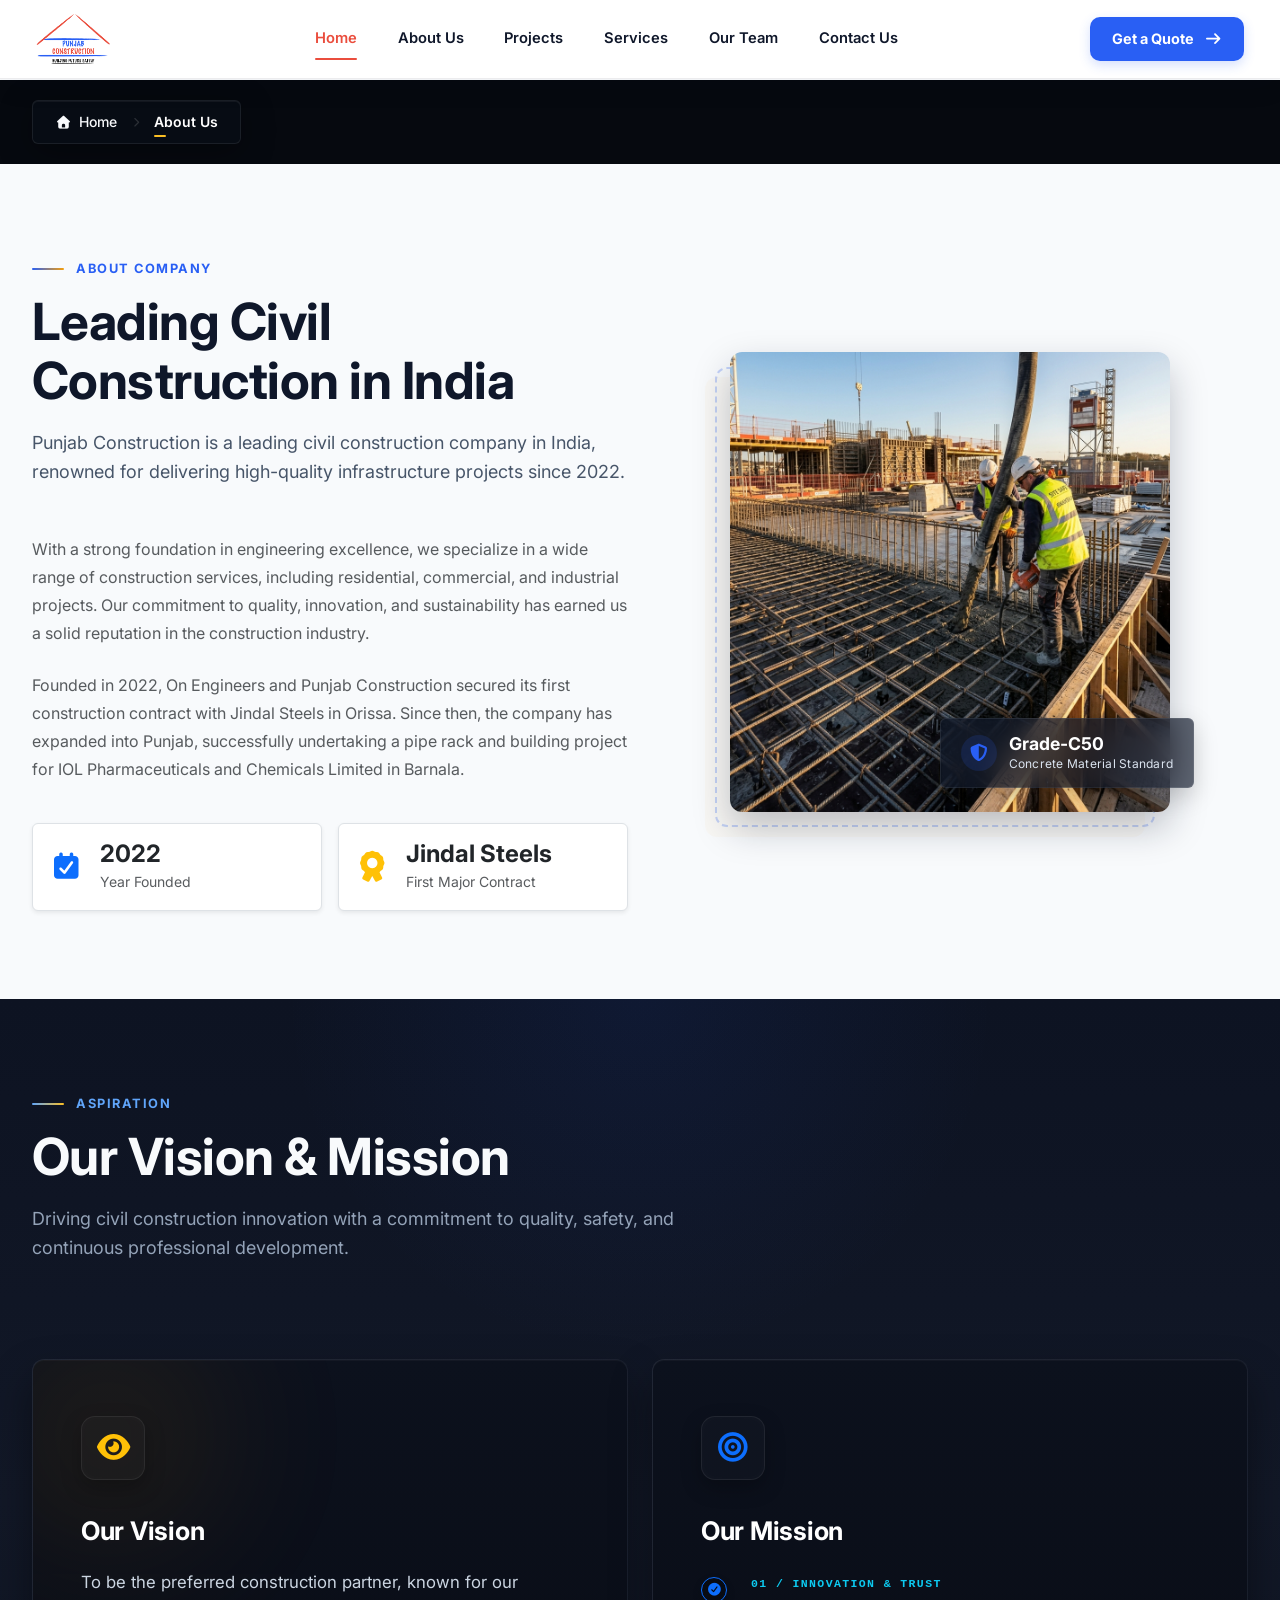
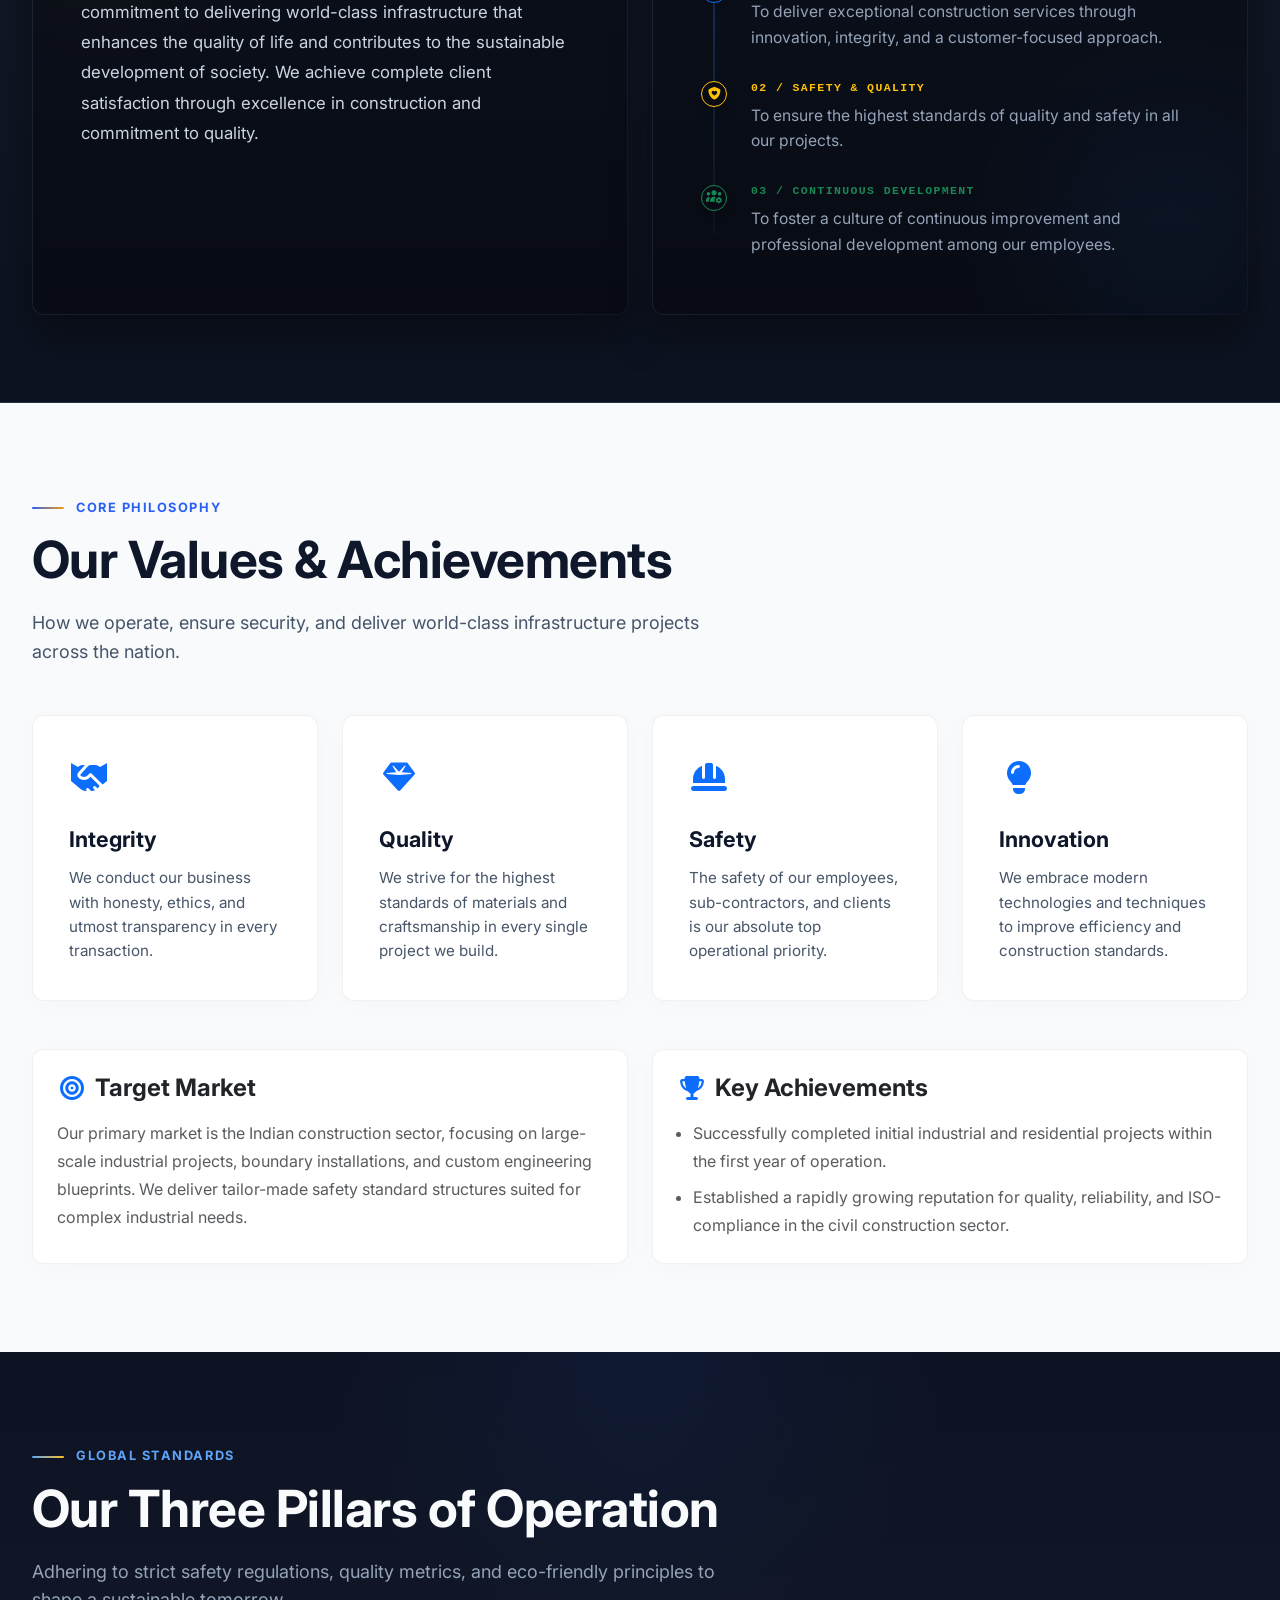
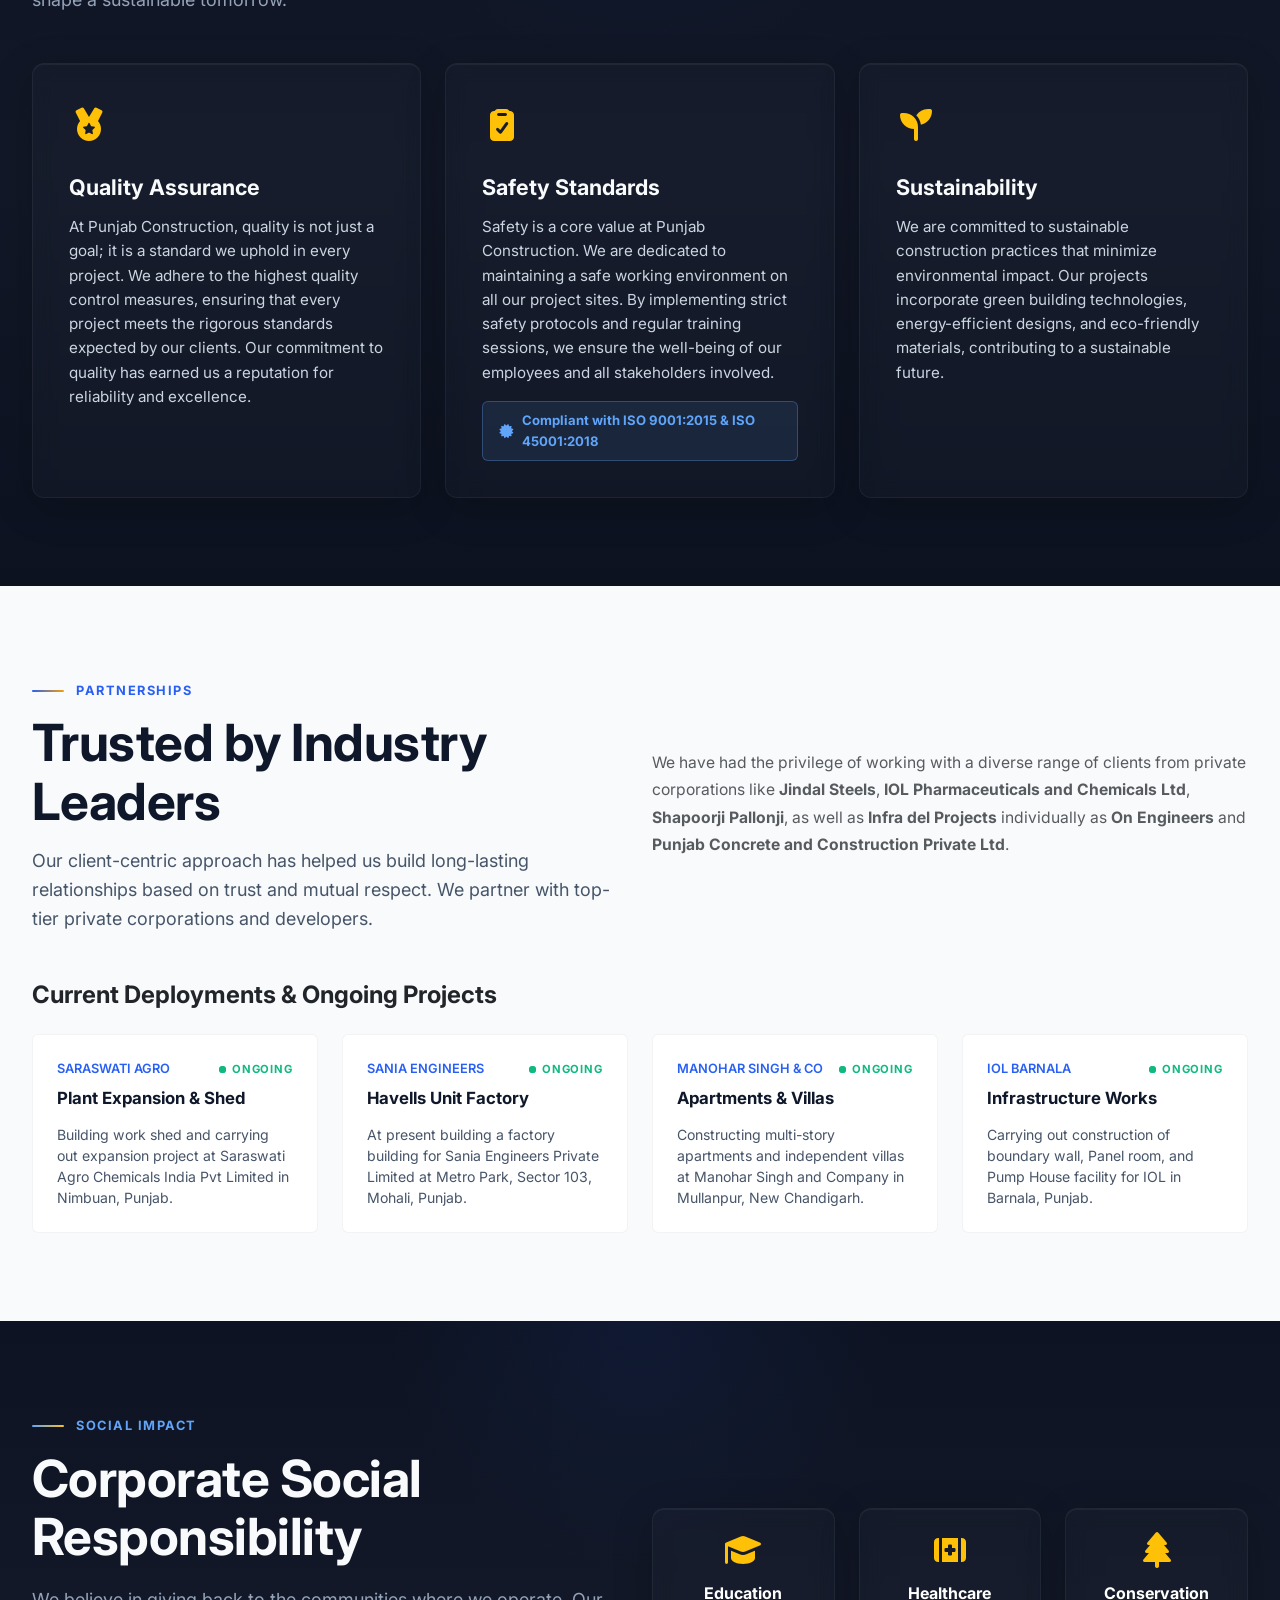
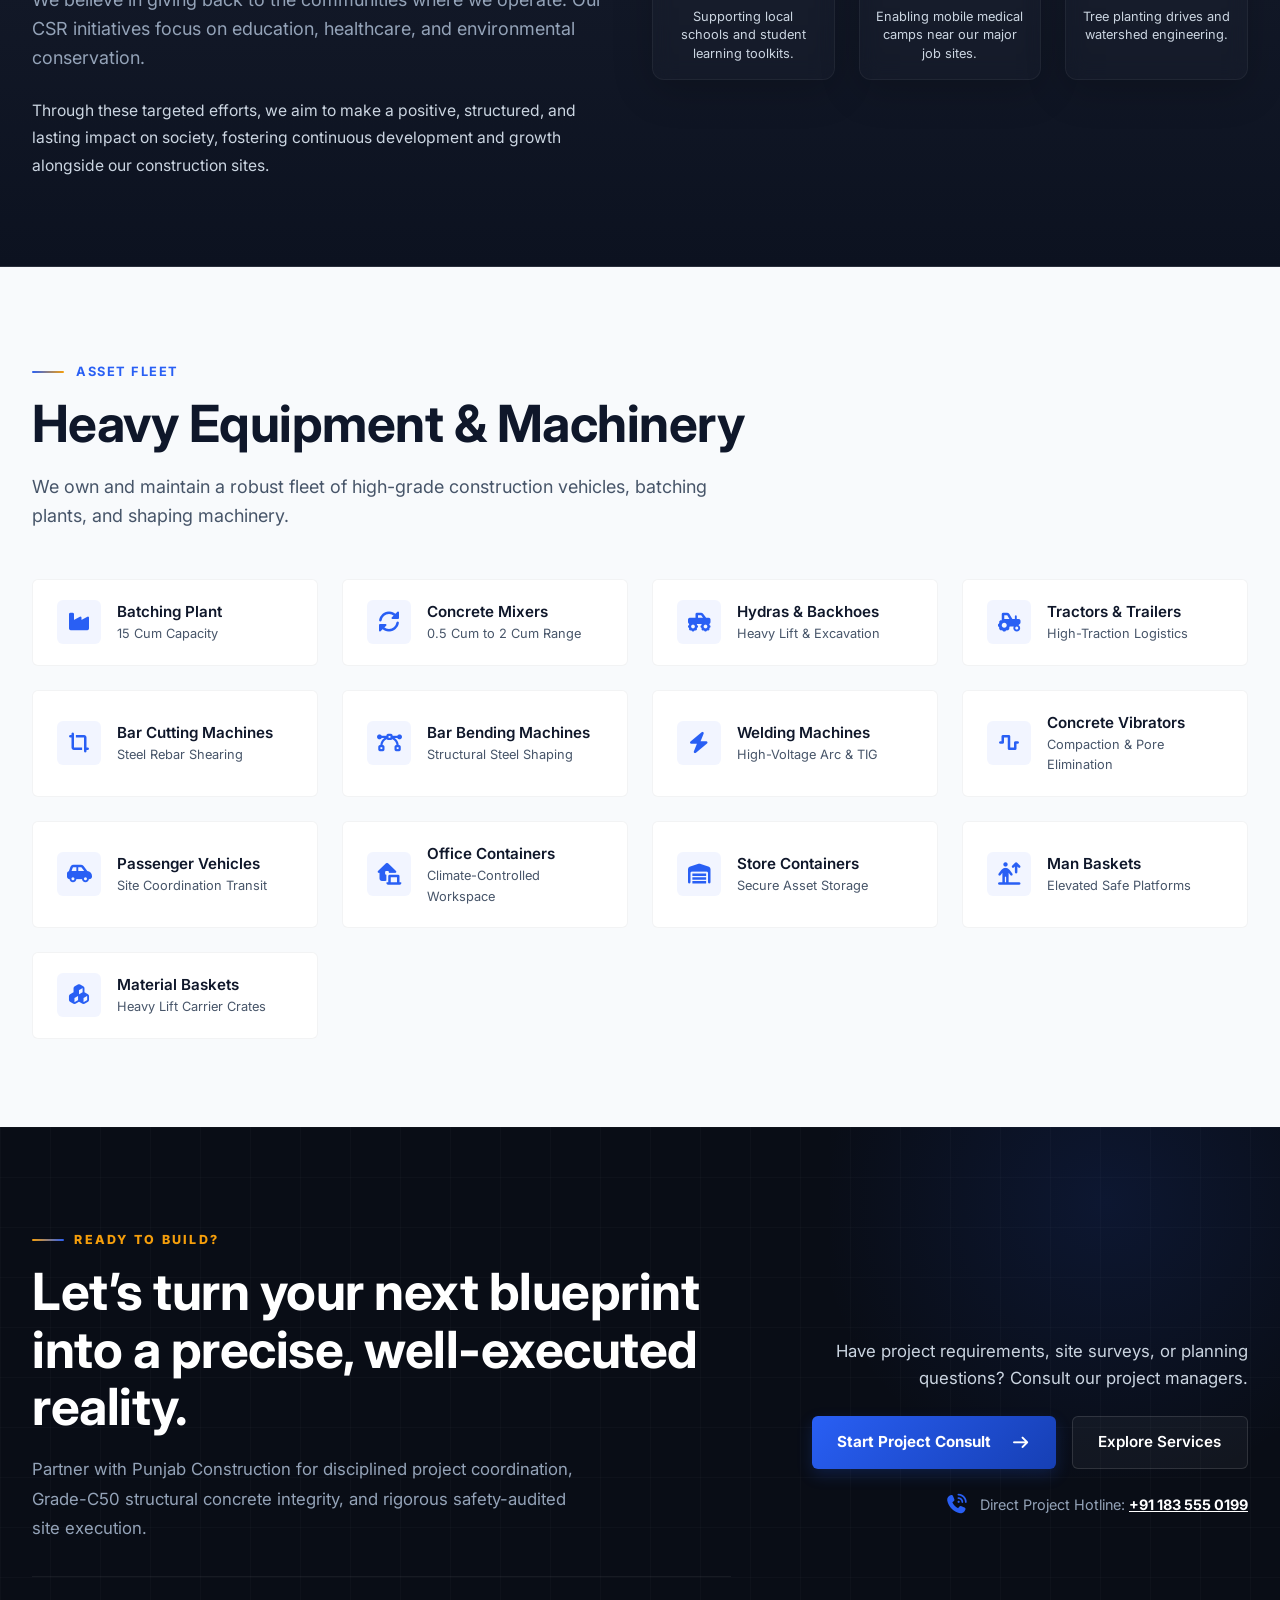
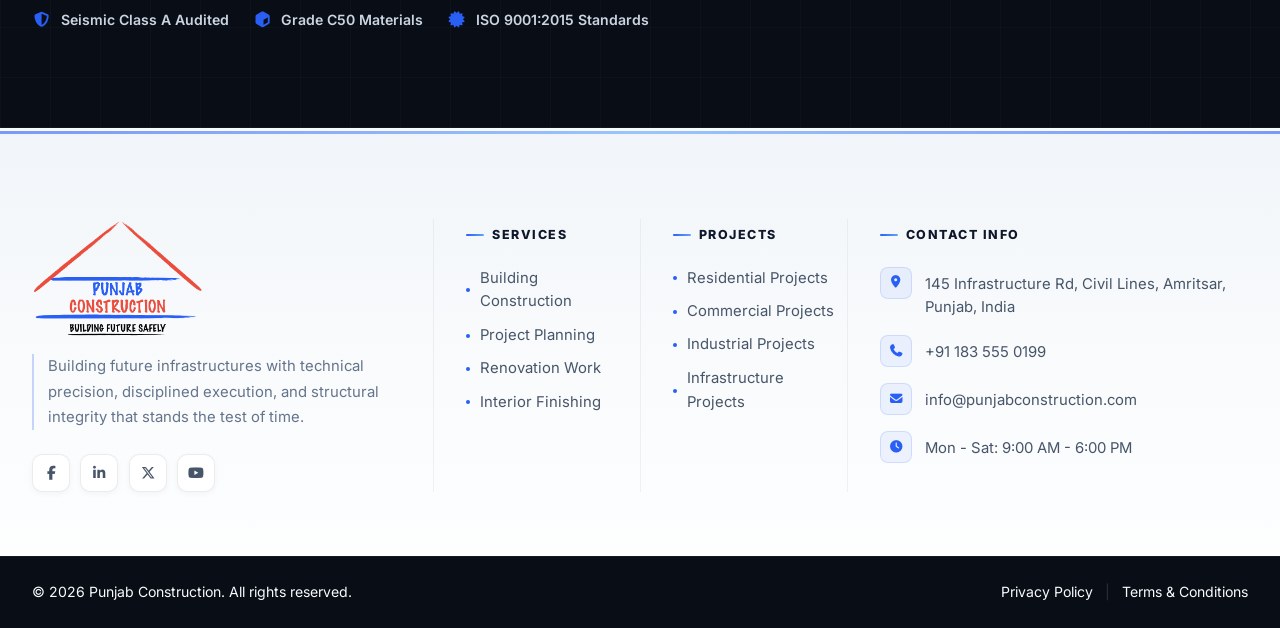
<file: about.html>
<!doctype html>
<html lang="en">
    <head>
        <meta charset="UTF-8" />
        <meta name="viewport" content="width=device-width, initial-scale=1.0" />
        <title>
            Punjab Construction - Engineering Precision, Grade-C50 Quality
        </title>
        <meta
            name="description"
            content="Punjab Construction delivers high-security residential, commercial, and industrial builds using AI-assisted structural scanning, seismic safety engineering, and Grade-C50 concrete materials in Punjab, India."
        />
        <meta
            property="og:title"
            content="Punjab Construction - Engineering Precision"
        />
        <meta
            property="og:description"
            content="Disciplined project coordination, seismic safety audits, and premium Grade-C50 material builds across Punjab."
        />
        <meta property="og:type" content="website" />
        <meta property="og:url" content="https://punjabconstruction.com/" />
        <link rel="canonical" href="https://punjabconstruction.com/" />
        <link rel="stylesheet" href="assets/css/bootstrap.min.css" />
        <link rel="stylesheet" href="assets/css/all.min.css" />
        <link rel="stylesheet" href="assets/css/swiper-bundle.min.css" />
        <link rel="stylesheet" href="assets/css/style.css" />
        <link rel="stylesheet" href="assets/css/responsive.css" />
    </head>
    <body class="page-inner loading">
        <!-- Preloader (Full Screen) -->
        <div class="pc-root">
            <div class="pc-stars" id="stars"></div>
            <div class="pc-scene">
                <div class="skyline-bg">
                    <div
                        class="bg-building"
                        style="width: 18px; height: 60px"
                    ></div>
                    <div
                        class="bg-building"
                        style="width: 14px; height: 80px"
                    ></div>
                    <div
                        class="bg-building"
                        style="width: 22px; height: 50px"
                    ></div>
                    <div
                        class="bg-building"
                        style="width: 10px; height: 95px"
                    ></div>
                    <div
                        class="bg-building"
                        style="width: 16px; height: 70px"
                    ></div>
                    <div
                        class="bg-building"
                        style="width: 20px; height: 55px"
                    ></div>
                    <div
                        class="bg-building"
                        style="width: 12px; height: 85px"
                    ></div>
                </div>

                <div class="scaffold-left" id="sl"></div>
                <div class="scaffold-right" id="sr"></div>

                <div class="crane-wrap">
                    <div class="crane-mast">
                        <div class="crane-jib-wrap">
                            <div class="crane-jib">
                                <div class="crane-cable">
                                    <div class="crane-load-block"></div>
                                    <div class="crane-hook"></div>
                                </div>
                            </div>
                            <div class="crane-counter-jib">
                                <div class="crane-counter-weight"></div>
                            </div>
                        </div>
                        <div class="crane-mast-top"></div>
                    </div>
                    <div class="crane-cabin">
                        <div class="crane-cabin-win"></div>
                    </div>
                    <div class="crane-legs">
                        <div class="crane-leg"></div>
                        <div class="crane-leg-cross"></div>
                        <div class="crane-leg"></div>
                    </div>
                    <div class="crane-base-pad"></div>
                </div>

                <div class="building-wrap" id="bwrap">
                    <div class="roof-wrap" id="roof">
                        <div class="spire">
                            <div class="spire-ball"></div>
                        </div>
                        <div class="roof-peak"></div>
                        <div class="roof-deck"></div>
                    </div>
                    <div class="floor-row" id="f5">
                        <div class="fl fl-gold">
                            <div
                                class="win win-sm win-a"
                                style="--wd: 0.2s"
                            ></div>
                            <div
                                class="win win-sm win-b"
                                style="--wd: 1.1s"
                            ></div>
                            <div
                                class="win win-sm win-c"
                                style="--wd: 0.7s"
                            ></div>
                            <div class="floor-band"></div>
                        </div>
                        <div class="fl fl-gold">
                            <div
                                class="win win-sm win-a"
                                style="--wd: 1.5s"
                            ></div>
                            <div
                                class="win win-sm win-b"
                                style="--wd: 0.4s"
                            ></div>
                            <div
                                class="win win-sm win-c"
                                style="--wd: 1.9s"
                            ></div>
                            <div class="floor-band"></div>
                        </div>
                        <div class="fl fl-gold">
                            <div
                                class="win win-sm win-a"
                                style="--wd: 0.9s"
                            ></div>
                            <div
                                class="win win-sm win-b"
                                style="--wd: 2.1s"
                            ></div>
                            <div
                                class="win win-sm win-c"
                                style="--wd: 0.3s"
                            ></div>
                            <div class="floor-band"></div>
                        </div>
                    </div>
                    <div class="floor-row" id="f4">
                        <div class="fl fl-accent">
                            <div
                                class="win win-sm win-a"
                                style="--wd: 0.6s"
                            ></div>
                            <div
                                class="win win-sm win-b"
                                style="--wd: 1.3s"
                            ></div>
                            <div
                                class="win win-sm win-c"
                                style="--wd: 2.2s"
                            ></div>
                        </div>
                        <div class="fl fl-accent">
                            <div
                                class="win win-sm win-a"
                                style="--wd: 1.7s"
                            ></div>
                            <div
                                class="win win-sm win-b"
                                style="--wd: 0.5s"
                            ></div>
                            <div
                                class="win win-sm win-c"
                                style="--wd: 1s"
                            ></div>
                        </div>
                        <div class="fl fl-accent">
                            <div
                                class="win win-sm win-a"
                                style="--wd: 2.4s"
                            ></div>
                            <div
                                class="win win-sm win-b"
                                style="--wd: 0.8s"
                            ></div>
                            <div
                                class="win win-sm win-c"
                                style="--wd: 1.6s"
                            ></div>
                        </div>
                    </div>
                    <div class="floor-row" id="f3">
                        <div class="fl fl-main">
                            <div
                                class="win win-sm win-a"
                                style="--wd: 0.3s"
                            ></div>
                            <div
                                class="win win-sm win-b"
                                style="--wd: 1.8s"
                            ></div>
                            <div
                                class="win win-sm win-c"
                                style="--wd: 0.9s"
                            ></div>
                        </div>
                        <div class="fl fl-main">
                            <div
                                class="win win-sm win-a"
                                style="--wd: 2s"
                            ></div>
                            <div
                                class="win win-sm win-b"
                                style="--wd: 0.6s"
                            ></div>
                            <div
                                class="win win-sm win-c"
                                style="--wd: 1.4s"
                            ></div>
                        </div>
                        <div class="fl fl-main">
                            <div
                                class="win win-sm win-a"
                                style="--wd: 1.1s"
                            ></div>
                            <div
                                class="win win-sm win-b"
                                style="--wd: 2.3s"
                            ></div>
                            <div
                                class="win win-sm win-c"
                                style="--wd: 0.4s"
                            ></div>
                        </div>
                    </div>
                    <div class="floor-row" id="f2">
                        <div class="fl fl-accent">
                            <div
                                class="win win-sm win-a"
                                style="--wd: 1.6s"
                            ></div>
                            <div
                                class="win win-sm win-b"
                                style="--wd: 0.2s"
                            ></div>
                            <div
                                class="win win-sm win-c"
                                style="--wd: 2.5s"
                            ></div>
                        </div>
                        <div class="fl fl-accent">
                            <div
                                class="win win-sm win-a"
                                style="--wd: 0.7s"
                            ></div>
                            <div
                                class="win win-sm win-b"
                                style="--wd: 1.9s"
                            ></div>
                            <div
                                class="win win-sm win-c"
                                style="--wd: 1.2s"
                            ></div>
                        </div>
                        <div class="fl fl-accent">
                            <div
                                class="win win-sm win-a"
                                style="--wd: 2.1s"
                            ></div>
                            <div
                                class="win win-sm win-b"
                                style="--wd: 0.5s"
                            ></div>
                            <div
                                class="win win-sm win-c"
                                style="--wd: 1.7s"
                            ></div>
                        </div>
                    </div>
                    <div class="floor-row" id="f1">
                        <div class="fl fl-main">
                            <div
                                class="win win-sm win-a"
                                style="--wd: 1s"
                            ></div>
                            <div
                                class="win win-sm win-b"
                                style="--wd: 2.2s"
                            ></div>
                            <div
                                class="win win-sm win-c"
                                style="--wd: 0.6s"
                            ></div>
                        </div>
                        <div class="fl fl-main">
                            <div
                                class="win win-sm win-a"
                                style="--wd: 0.4s"
                            ></div>
                            <div
                                class="win win-sm win-b"
                                style="--wd: 1.5s"
                            ></div>
                            <div
                                class="win win-sm win-c"
                                style="--wd: 2.8s"
                            ></div>
                        </div>
                        <div class="fl fl-main">
                            <div
                                class="win win-sm win-a"
                                style="--wd: 1.3s"
                            ></div>
                            <div
                                class="win win-sm win-b"
                                style="--wd: 0.9s"
                            ></div>
                            <div
                                class="win win-sm win-c"
                                style="--wd: 2s"
                            ></div>
                        </div>
                    </div>
                    <div class="lobby" id="lobby">
                        <div class="lobby-win lw-l"></div>
                        <div class="lobby-win lw-r"></div>
                        <div class="lobby-door"></div>
                    </div>
                </div>

                <div class="ground-glow"></div>
                <div class="ground-plate"></div>
                <div
                    class="particle"
                    style="
                        bottom: 16px;
                        left: 110px;
                        --fd: 2.2s;
                        --fl: 0.3s;
                        --fx: 8px;
                    "
                ></div>
                <div
                    class="particle"
                    style="
                        bottom: 16px;
                        left: 155px;
                        --fd: 1.8s;
                        --fl: 1.1s;
                        --fx: -6px;
                    "
                ></div>
                <div
                    class="particle"
                    style="
                        bottom: 16px;
                        left: 185px;
                        --fd: 2.5s;
                        --fl: 0.7s;
                        --fx: 12px;
                    "
                ></div>
                <div
                    class="particle"
                    style="
                        bottom: 16px;
                        left: 130px;
                        --fd: 2s;
                        --fl: 1.8s;
                        --fx: -10px;
                    "
                ></div>
            </div>

            <div class="brand-section">
                <div class="brand-divider">
                    <div class="divider-line"></div>
                    <div class="divider-diamond"></div>
                    <div class="divider-line"></div>
                </div>
                <div class="brand-name">Punjab Construction</div>
                <div class="brand-sub">Building Future Safely</div>
                <div class="progress-track">
                    <div class="progress-fill" id="prog"></div>
                </div>
                <div class="pct-label" id="pct">0%</div>
                <div class="status-dots">
                    <div class="sdot" id="d0"></div>
                    <div class="sdot" id="d1"></div>
                    <div class="sdot" id="d2"></div>
                    <div class="sdot" id="d3"></div>
                    <div class="sdot" id="d4"></div>
                </div>
            </div>
        </div>
        <!-- Site Header -->
        <!-- Site Header -->
        <header class="site-header" role="banner">
            <nav class="navbar navbar-expand-lg site-header__navbar">
                <div class="container">
                    <a class="navbar-brand site-header__logo" href="index.html">
                        <img
                            src="assets/img/logo.png"
                            alt="Punjab Construction Logo"
                            class="site-header__logo-img"
                            width="200"
                            height="65"
                            loading="eager"
                        />
                    </a>

                    <button
                        class="navbar-toggler site-header__toggler"
                        type="button"
                        data-bs-toggle="collapse"
                        data-bs-target="#js-main-nav"
                        aria-controls="js-main-nav"
                        aria-expanded="false"
                        aria-label="Toggle navigation"
                    >
                        <i
                            class="fa-solid fa-bars-staggered"
                            aria-hidden="true"
                        ></i>
                    </button>

                    <div class="collapse navbar-collapse" id="js-main-nav">
                        <ul class="navbar-nav mx-auto site-header__menu">
                            <li class="nav-item">
                                <a
                                    class="nav-link active"
                                    aria-current="page"
                                    href="index.html"
                                    >Home</a
                                >
                            </li>
                            <li class="nav-item">
                                <a class="nav-link" href="about.html"
                                    >About Us</a
                                >
                            </li>
                            <!-- <li class="nav-item dropdown">
                                        <a
                                            class="nav-link dropdown-toggle"
                                            href="#"
                                            role="button"
                                            data-bs-toggle="dropdown"
                                            aria-expanded="false"
                                            >Project
                                            <i
                                                class="fa-solid fa-chevron-down dropdown-chevron"
                                            ></i
                                        ></a>
                                        <ul
                                            class="dropdown-menu site-header__dropdown site-header__dropdown--projects"
                                        >
                                            <li>
                                                <a
                                                    class="dropdown-item"
                                                    href="project-details.html"
                                                >
                                                    <div
                                                        class="dropdown-item__icon-wrapper dropdown-item__icon-wrapper--project"
                                                    >
                                                        <i
                                                            class="fa-solid fa-file-invoice"
                                                            aria-hidden="true"
                                                        ></i>
                                                    </div>
                                                    <div class="dropdown-item__content">
                                                        <span
                                                            class="dropdown-item__title"
                                                            >Project Detail</span
                                                        >
                                                        <span
                                                            class="dropdown-item__desc"
                                                            >Detailed case study &
                                                            specifications</span
                                                        >
                                                    </div>
                                                </a>
                                            </li>
                                            <li>
                                                <a
                                                    class="dropdown-item"
                                                    href="project-details.html"
                                                >
                                                    <div
                                                        class="dropdown-item__icon-wrapper dropdown-item__icon-wrapper--project"
                                                    >
                                                        <i
                                                            class="fa-solid fa-helmet-safety"
                                                            aria-hidden="true"
                                                        ></i>
                                                    </div>
                                                    <div class="dropdown-item__content">
                                                        <span
                                                            class="dropdown-item__title"
                                                            >Ongoing Projects</span
                                                        >
                                                        <span
                                                            class="dropdown-item__desc"
                                                            >Active developments and
                                                            site work</span
                                                        >
                                                    </div>
                                                </a>
                                            </li>
                                            <li>
                                                <a
                                                    class="dropdown-item"
                                                    href="project-details.html"
                                                >
                                                    <div
                                                        class="dropdown-item__icon-wrapper dropdown-item__icon-wrapper--project"
                                                    >
                                                        <i
                                                            class="fa-solid fa-building-circle-check"
                                                            aria-hidden="true"
                                                        ></i>
                                                    </div>
                                                    <div class="dropdown-item__content">
                                                        <span
                                                            class="dropdown-item__title"
                                                            >Completed Projects</span
                                                        >
                                                        <span
                                                            class="dropdown-item__desc"
                                                            >Finished landmarks &
                                                            delivered keys</span
                                                        >
                                                    </div>
                                                </a>
                                            </li>
                                            <li>
                                                <a
                                                    class="dropdown-item"
                                                    href="project-details.html"
                                                >
                                                    <div
                                                        class="dropdown-item__icon-wrapper dropdown-item__icon-wrapper--project"
                                                    >
                                                        <i
                                                            class="fa-solid fa-house-chimney"
                                                            aria-hidden="true"
                                                        ></i>
                                                    </div>
                                                    <div class="dropdown-item__content">
                                                        <span
                                                            class="dropdown-item__title"
                                                            >Residential Projects</span
                                                        >
                                                        <span
                                                            class="dropdown-item__desc"
                                                            >Premium villas and modern
                                                            apartments</span
                                                        >
                                                    </div>
                                                </a>
                                            </li>
                                            <li>
                                                <a
                                                    class="dropdown-item"
                                                    href="project-details.html"
                                                >
                                                    <div
                                                        class="dropdown-item__icon-wrapper dropdown-item__icon-wrapper--project"
                                                    >
                                                        <i
                                                            class="fa-solid fa-industry"
                                                            aria-hidden="true"
                                                        ></i>
                                                    </div>
                                                    <div class="dropdown-item__content">
                                                        <span
                                                            class="dropdown-item__title"
                                                            >Industrial Projects</span
                                                        >
                                                        <span
                                                            class="dropdown-item__desc"
                                                            >Factories, warehouses &
                                                            heavy plants</span
                                                        >
                                                    </div>
                                                </a>
                                            </li>
                                        </ul>
                                    </li> -->
                            <li class="nav-item">
                                <a class="nav-link" href="projects.html"
                                    >Projects</a
                                >
                            </li>
                            <li class="nav-item">
                                <a class="nav-link" href="services.html"
                                    >Services</a
                                >
                            </li>
                            <li class="nav-item">
                                <a class="nav-link" href="management.html"
                                    >Our Team</a
                                >
                            </li>
                            <li class="nav-item">
                                <a class="nav-link" href="contact-us.html"
                                    >Contact Us</a
                                >
                            </li>
                        </ul>

                        <div
                            class="d-flex align-items-center gap-3 site-header__actions"
                        >
                            <a href="contact-us.html" class="site-header__cta">
                                Get a Quote
                                <i
                                    class="fa-solid fa-arrow-right ms-1"
                                    aria-hidden="true"
                                ></i>
                            </a>
                        </div>
                    </div>
                </div>
            </nav>
        </header>

        <!-- Breadcrumbs -->
        <section class="breadcrumbs-sec" aria-label="Breadcrumbs">
            <div class="container">
                <nav aria-label="breadcrumb" class="pc-breadcrumbs-nav">
                    <ol class="pc-breadcrumbs">
                        <li class="pc-breadcrumb-item">
                            <a href="index.html" class="pc-breadcrumb-link">
                                <i
                                    class="fa-solid fa-house pc-breadcrumb-icon"
                                ></i>
                                <span>Home</span>
                            </a>
                        </li>
                        <li class="pc-breadcrumb-separator" aria-hidden="true">
                            <i class="fa-solid fa-chevron-right"></i>
                        </li>
                        <li
                            class="pc-breadcrumb-item active"
                            aria-current="page"
                        >
                            <span class="pc-breadcrumb-current">About Us</span>
                        </li>
                    </ol>
                </nav>
            </div>
        </section>

        <!-- Main Content Section -->
        <main id="main-content" aria-label="Main content">
            <h1 class="visually-hidden">About Punjab Construction</h1>

            <!-- Section 1 (Light - About Company) -->
            <section
                class="about-section about-section--light"
                aria-labelledby="about-company-title"
            >
                <div class="container">
                    <div class="row align-items-center gy-5">
                        <div class="col-lg-6">
                            <div class="about-section__header">
                                <span class="about-section__eyebrow"
                                    >About Company</span
                                >
                                <h2
                                    id="about-company-title"
                                    class="about-section__title"
                                >
                                    Leading Civil Construction in India
                                </h2>
                                <p class="about-section__text-lead">
                                    Punjab Construction is a leading civil
                                    construction company in India, renowned for
                                    delivering high-quality infrastructure
                                    projects since 2022.
                                </p>
                            </div>
                            <p
                                class="mb-4 text-muted"
                                style="font-size: 1rem; line-height: 1.75"
                            >
                                With a strong foundation in engineering
                                excellence, we specialize in a wide range of
                                construction services, including residential,
                                commercial, and industrial projects. Our
                                commitment to quality, innovation, and
                                sustainability has earned us a solid reputation
                                in the construction industry.
                            </p>
                            <p
                                class="mb-4 text-muted"
                                style="font-size: 1rem; line-height: 1.75"
                            >
                                Founded in 2022, On Engineers and Punjab
                                Construction secured its first construction
                                contract with Jindal Steels in Orissa. Since
                                then, the company has expanded into Punjab,
                                successfully undertaking a pipe rack and
                                building project for IOL Pharmaceuticals and
                                Chemicals Limited in Barnala.
                            </p>
                            <!-- Quick Stats Grid -->
                            <div class="row g-3 mt-2">
                                <div class="col-sm-6">
                                    <div
                                        class="d-flex align-items-center gap-3 p-3 bg-white border rounded shadow-sm"
                                    >
                                        <div class="text-primary fs-3">
                                            <i
                                                class="fa-solid fa-calendar-check"
                                                aria-hidden="true"
                                            ></i>
                                        </div>
                                        <div>
                                            <h4 class="fw-bold mb-0 text-dark">
                                                2022
                                            </h4>
                                            <small class="text-muted"
                                                >Year Founded</small
                                            >
                                        </div>
                                    </div>
                                </div>
                                <div class="col-sm-6">
                                    <div
                                        class="d-flex align-items-center gap-3 p-3 bg-white border rounded shadow-sm"
                                    >
                                        <div class="text-warning fs-3">
                                            <i
                                                class="fa-solid fa-award"
                                                aria-hidden="true"
                                            ></i>
                                        </div>
                                        <div>
                                            <h4 class="fw-bold mb-0 text-dark">
                                                Jindal Steels
                                            </h4>
                                            <small class="text-muted"
                                                >First Major Contract</small
                                            >
                                        </div>
                                    </div>
                                </div>
                            </div>
                        </div>
                        <div class="col-lg-6 d-flex justify-content-center">
                            <div class="about-company__photo-frame">
                                <img
                                    src="assets/img/steel-concrete.png"
                                    alt="Steel reinforcing bars and concrete at a Punjab Construction job site"
                                    class="about-company__photo-img"
                                />
                                <div class="about-company__floating-badge">
                                    <div class="about-company__floating-icon">
                                        <i
                                            class="fa-solid fa-shield-halved"
                                            aria-hidden="true"
                                        ></i>
                                    </div>
                                    <div
                                        class="about-company__floating-content"
                                    >
                                        <strong>Grade-C50</strong>
                                        <span>Concrete Material Standard</span>
                                    </div>
                                </div>
                            </div>
                        </div>
                    </div>
                </div>
            </section>

            <!-- Section 2 (Dark - Our Vision & Mission) -->
            <section
                class="about-section about-section--dark"
                aria-labelledby="aspiration-title"
            >
                <div class="container">
                    <!-- Section Header (Maintained Structure) -->
                    <div class="about-section__header">
                        <span class="about-section__eyebrow">Aspiration</span>
                        <h2 id="aspiration-title" class="about-section__title">
                            Our Vision &amp; Mission
                        </h2>
                        <p class="about-section__text-lead">
                            Driving civil construction innovation with a
                            commitment to quality, safety, and continuous
                            professional development.
                        </p>
                    </div>

                    <div class="row gy-5 aspiration-grid">
                        <!-- Left Side: Strategic Vision Panel -->
                        <div class="col-lg-6">
                            <div
                                class="aspiration-card aspiration-card--premium"
                            >
                                <div
                                    class="aspiration-glow-bg bg-amber-glow"
                                ></div>
                                <div class="aspiration-card__body">
                                    <div class="aspiration-icon-container">
                                        <div
                                            class="aspiration-card__icon text-warning"
                                        >
                                            <i
                                                class="fa-solid fa-eye"
                                                aria-hidden="true"
                                            ></i>
                                        </div>
                                    </div>
                                    <h3 class="aspiration-card__subtitle">
                                        Our Vision
                                    </h3>
                                    <p class="aspiration-card__desc">
                                        To be the preferred construction
                                        partner, known for our commitment to
                                        delivering world-class infrastructure
                                        that enhances the quality of life and
                                        contributes to the sustainable
                                        development of society. We achieve
                                        complete client satisfaction through
                                        excellence in construction and
                                        commitment to quality.
                                    </p>
                                </div>
                            </div>
                        </div>

                        <!-- Right Side: Execution Mission Panel -->
                        <div class="col-lg-6">
                            <div
                                class="aspiration-card aspiration-card--premium"
                            >
                                <div
                                    class="aspiration-glow-bg bg-blue-glow"
                                ></div>
                                <div class="aspiration-card__body">
                                    <div class="aspiration-icon-container">
                                        <div
                                            class="aspiration-card__icon text-primary"
                                        >
                                            <i
                                                class="fa-solid fa-bullseye"
                                                aria-hidden="true"
                                            ></i>
                                        </div>
                                    </div>
                                    <h3 class="aspiration-card__subtitle">
                                        Our Mission
                                    </h3>

                                    <div
                                        class="aspiration-mission-timeline-wrapper"
                                    >
                                        <div
                                            class="aspiration-mission-timeline"
                                        ></div>
                                        <div class="aspiration-mission-list">
                                            <!-- Mission Item 1 -->
                                            <div
                                                class="aspiration-mission-item"
                                            >
                                                <div
                                                    class="aspiration-mission-item__icon text-primary"
                                                >
                                                    <i
                                                        class="fa-solid fa-circle-check"
                                                        aria-hidden="true"
                                                    ></i>
                                                </div>
                                                <div
                                                    class="aspiration-mission-item__content"
                                                >
                                                    <span
                                                        class="mission-item-tag text-info"
                                                        >01 / Innovation &amp;
                                                        Trust</span
                                                    >
                                                    <p
                                                        class="aspiration-mission-item__text"
                                                    >
                                                        To deliver exceptional
                                                        construction services
                                                        through innovation,
                                                        integrity, and a
                                                        customer-focused
                                                        approach.
                                                    </p>
                                                </div>
                                            </div>

                                            <!-- Mission Item 2 -->
                                            <div
                                                class="aspiration-mission-item"
                                            >
                                                <div
                                                    class="aspiration-mission-item__icon text-warning"
                                                >
                                                    <i
                                                        class="fa-solid fa-shield-heart"
                                                        aria-hidden="true"
                                                    ></i>
                                                </div>
                                                <div
                                                    class="aspiration-mission-item__content"
                                                >
                                                    <span
                                                        class="mission-item-tag text-warning"
                                                        >02 / Safety &amp;
                                                        Quality</span
                                                    >
                                                    <p
                                                        class="aspiration-mission-item__text"
                                                    >
                                                        To ensure the highest
                                                        standards of quality and
                                                        safety in all our
                                                        projects.
                                                    </p>
                                                </div>
                                            </div>

                                            <!-- Mission Item 3 -->
                                            <div
                                                class="aspiration-mission-item"
                                            >
                                                <div
                                                    class="aspiration-mission-item__icon text-success"
                                                >
                                                    <i
                                                        class="fa-solid fa-users-gear"
                                                        aria-hidden="true"
                                                    ></i>
                                                </div>
                                                <div
                                                    class="aspiration-mission-item__content"
                                                >
                                                    <span
                                                        class="mission-item-tag text-success"
                                                        >03 / Continuous
                                                        Development</span
                                                    >
                                                    <p
                                                        class="aspiration-mission-item__text"
                                                    >
                                                        To foster a culture of
                                                        continuous improvement
                                                        and professional
                                                        development among our
                                                        employees.
                                                    </p>
                                                </div>
                                            </div>
                                        </div>
                                    </div>
                                </div>
                            </div>
                        </div>
                    </div>
                </div>
            </section>

            <!-- Section 3 (Light - Our Values, Target Market, Achievements) -->
            <section
                class="about-section about-section--light"
                aria-labelledby="values-title"
            >
                <div class="container">
                    <div class="about-section__header">
                        <span class="about-section__eyebrow"
                            >Core Philosophy</span
                        >
                        <h2 id="values-title" class="about-section__title">
                            Our Values &amp; Achievements
                        </h2>
                        <p class="about-section__text-lead">
                            How we operate, ensure security, and deliver
                            world-class infrastructure projects across the
                            nation.
                        </p>
                    </div>

                    <!-- Values Grid (4 Columns) -->
                    <div class="row g-4 mb-5">
                        <!-- Integrity -->
                        <div class="col-lg-3 col-md-6">
                            <div class="about-card about-card--light">
                                <div class="about-card__icon text-primary">
                                    <i
                                        class="fa-solid fa-handshake"
                                        aria-hidden="true"
                                    ></i>
                                </div>
                                <h3 class="about-card__title">Integrity</h3>
                                <p class="about-card__text mb-0">
                                    We conduct our business with honesty,
                                    ethics, and utmost transparency in every
                                    transaction.
                                </p>
                            </div>
                        </div>
                        <!-- Quality -->
                        <div class="col-lg-3 col-md-6">
                            <div class="about-card about-card--light">
                                <div class="about-card__icon text-primary">
                                    <i
                                        class="fa-solid fa-gem"
                                        aria-hidden="true"
                                    ></i>
                                </div>
                                <h3 class="about-card__title">Quality</h3>
                                <p class="about-card__text mb-0">
                                    We strive for the highest standards of
                                    materials and craftsmanship in every single
                                    project we build.
                                </p>
                            </div>
                        </div>
                        <!-- Safety -->
                        <div class="col-lg-3 col-md-6">
                            <div class="about-card about-card--light">
                                <div class="about-card__icon text-primary">
                                    <i
                                        class="fa-solid fa-helmet-safety"
                                        aria-hidden="true"
                                    ></i>
                                </div>
                                <h3 class="about-card__title">Safety</h3>
                                <p class="about-card__text mb-0">
                                    The safety of our employees,
                                    sub-contractors, and clients is our absolute
                                    top operational priority.
                                </p>
                            </div>
                        </div>
                        <!-- Innovation -->
                        <div class="col-lg-3 col-md-6">
                            <div class="about-card about-card--light">
                                <div class="about-card__icon text-primary">
                                    <i
                                        class="fa-solid fa-lightbulb"
                                        aria-hidden="true"
                                    ></i>
                                </div>
                                <h3 class="about-card__title">Innovation</h3>
                                <p class="about-card__text mb-0">
                                    We embrace modern technologies and
                                    techniques to improve efficiency and
                                    construction standards.
                                </p>
                            </div>
                        </div>
                    </div>

                    <!-- Target Market & Achievements Split -->
                    <div class="row g-4">
                        <!-- Target Market -->
                        <div class="col-md-6">
                            <div class="about-card about-card--light p-4">
                                <h4
                                    class="fw-bold mb-3 text-dark d-flex align-items-center gap-2"
                                >
                                    <i
                                        class="fa-solid fa-bullseye text-primary"
                                        aria-hidden="true"
                                    ></i>
                                    Target Market
                                </h4>
                                <p
                                    class="mb-0 text-muted"
                                    style="line-height: 1.75"
                                >
                                    Our primary market is the Indian
                                    construction sector, focusing on large-scale
                                    industrial projects, boundary installations,
                                    and custom engineering blueprints. We
                                    deliver tailor-made safety standard
                                    structures suited for complex industrial
                                    needs.
                                </p>
                            </div>
                        </div>
                        <!-- Achievements -->
                        <div class="col-md-6">
                            <div class="about-card about-card--light p-4">
                                <h4
                                    class="fw-bold mb-3 text-dark d-flex align-items-center gap-2"
                                >
                                    <i
                                        class="fa-solid fa-trophy text-primary"
                                        aria-hidden="true"
                                    ></i>
                                    Key Achievements
                                </h4>
                                <ul
                                    class="mb-0 text-muted ps-3"
                                    style="line-height: 1.75"
                                >
                                    <li class="mb-2">
                                        Successfully completed initial
                                        industrial and residential projects
                                        within the first year of operation.
                                    </li>
                                    <li>
                                        Established a rapidly growing reputation
                                        for quality, reliability, and
                                        ISO-compliance in the civil construction
                                        sector.
                                    </li>
                                </ul>
                            </div>
                        </div>
                    </div>
                </div>
            </section>

            <!-- Section 4 (Dark - QA, Safety & Sustainability) -->
            <section
                class="about-section about-section--dark"
                aria-labelledby="qa-safety-sustainability-title"
            >
                <div class="container">
                    <div class="about-section__header">
                        <span class="about-section__eyebrow"
                            >Global Standards</span
                        >
                        <h2
                            id="qa-safety-sustainability-title"
                            class="about-section__title"
                        >
                            Our Three Pillars of Operation
                        </h2>
                        <p class="about-section__text-lead">
                            Adhering to strict safety regulations, quality
                            metrics, and eco-friendly principles to shape a
                            sustainable tomorrow.
                        </p>
                    </div>

                    <div class="row g-4">
                        <!-- Quality Assurance -->
                        <div class="col-lg-4">
                            <div class="about-card about-card--dark">
                                <div class="about-card__icon text-warning">
                                    <i
                                        class="fa-solid fa-medal"
                                        aria-hidden="true"
                                    ></i>
                                </div>
                                <h3 class="about-card__title">
                                    Quality Assurance
                                </h3>
                                <p class="about-card__text mb-0">
                                    At Punjab Construction, quality is not just
                                    a goal; it is a standard we uphold in every
                                    project. We adhere to the highest quality
                                    control measures, ensuring that every
                                    project meets the rigorous standards
                                    expected by our clients. Our commitment to
                                    quality has earned us a reputation for
                                    reliability and excellence.
                                </p>
                            </div>
                        </div>

                        <!-- Safety Standards -->
                        <div class="col-lg-4">
                            <div class="about-card about-card--dark">
                                <div class="about-card__icon text-warning">
                                    <i
                                        class="fa-solid fa-clipboard-check"
                                        aria-hidden="true"
                                    ></i>
                                </div>
                                <h3 class="about-card__title">
                                    Safety Standards
                                </h3>
                                <p class="about-card__text mb-3">
                                    Safety is a core value at Punjab
                                    Construction. We are dedicated to
                                    maintaining a safe working environment on
                                    all our project sites. By implementing
                                    strict safety protocols and regular training
                                    sessions, we ensure the well-being of our
                                    employees and all stakeholders involved.
                                </p>
                                <div
                                    class="d-inline-flex align-items-center gap-2 px-3 py-2 rounded"
                                    style="
                                        background: rgba(96, 165, 250, 0.1);
                                        border: 1.5px solid
                                            rgba(96, 165, 250, 0.3);
                                        font-size: 0.82rem;
                                        font-weight: 700;
                                        color: #60a5fa;
                                    "
                                >
                                    <i
                                        class="fa-solid fa-certificate"
                                        aria-hidden="true"
                                    ></i>
                                    Compliant with ISO 9001:2015 &amp; ISO
                                    45001:2018
                                </div>
                            </div>
                        </div>

                        <!-- Sustainability -->
                        <div class="col-lg-4">
                            <div class="about-card about-card--dark">
                                <div class="about-card__icon text-warning">
                                    <i
                                        class="fa-solid fa-seedling"
                                        aria-hidden="true"
                                    ></i>
                                </div>
                                <h3 class="about-card__title">
                                    Sustainability
                                </h3>
                                <p class="about-card__text mb-0">
                                    We are committed to sustainable construction
                                    practices that minimize environmental
                                    impact. Our projects incorporate green
                                    building technologies, energy-efficient
                                    designs, and eco-friendly materials,
                                    contributing to a sustainable future.
                                </p>
                            </div>
                        </div>
                    </div>
                </div>
            </section>

            <!-- Section 5 (Light - Clientele & Ongoing Projects) -->
            <section
                class="about-section about-section--light"
                aria-labelledby="clientele-title"
            >
                <div class="container">
                    <div class="row gy-4 align-items-center mb-5">
                        <div class="col-lg-6">
                            <div class="about-section__header mb-0">
                                <span class="about-section__eyebrow"
                                    >Partnerships</span
                                >
                                <h2
                                    id="clientele-title"
                                    class="about-section__title mb-3"
                                >
                                    Trusted by Industry Leaders
                                </h2>
                                <p class="about-section__text-lead mb-0">
                                    Our client-centric approach has helped us
                                    build long-lasting relationships based on
                                    trust and mutual respect. We partner with
                                    top-tier private corporations and
                                    developers.
                                </p>
                            </div>
                        </div>
                        <div class="col-lg-6">
                            <p
                                class="text-muted mb-0"
                                style="line-height: 1.75; font-size: 0.98rem"
                            >
                                We have had the privilege of working with a
                                diverse range of clients from private
                                corporations like
                                <strong>Jindal Steels</strong>,
                                <strong
                                    >IOL Pharmaceuticals and Chemicals
                                    Ltd</strong
                                >, <strong>Shapoorji Pallonji</strong>, as well
                                as
                                <strong>Infra del Projects</strong> individually
                                as <strong>On Engineers</strong> and
                                <strong
                                    >Punjab Concrete and Construction Private
                                    Ltd</strong
                                >.
                            </p>
                        </div>
                    </div>

                    <h3
                        class="fw-bold mb-4 text-dark"
                        style="font-size: 1.5rem"
                    >
                        Current Deployments &amp; Ongoing Projects
                    </h3>

                    <div class="row g-4">
                        <!-- Project 1 -->
                        <div class="col-md-6 col-lg-3">
                            <div class="project-node">
                                <div class="project-node__header">
                                    <span class="project-node__client"
                                        >Saraswati Agro</span
                                    >
                                    <span class="project-node__status">
                                        <span
                                            class="pulse-dot"
                                            aria-hidden="true"
                                        ></span>
                                        Ongoing
                                    </span>
                                </div>
                                <h4 class="project-node__title">
                                    Plant Expansion &amp; Shed
                                </h4>
                                <p class="project-node__desc">
                                    Building work shed and carrying out
                                    expansion project at Saraswati Agro
                                    Chemicals India Pvt Limited in Nimbuan,
                                    Punjab.
                                </p>
                            </div>
                        </div>

                        <!-- Project 2 -->
                        <div class="col-md-6 col-lg-3">
                            <div class="project-node">
                                <div class="project-node__header">
                                    <span class="project-node__client"
                                        >Sania Engineers</span
                                    >
                                    <span class="project-node__status">
                                        <span
                                            class="pulse-dot"
                                            aria-hidden="true"
                                        ></span>
                                        Ongoing
                                    </span>
                                </div>
                                <h4 class="project-node__title">
                                    Havells Unit Factory
                                </h4>
                                <p class="project-node__desc">
                                    At present building a factory building for
                                    Sania Engineers Private Limited at Metro
                                    Park, Sector 103, Mohali, Punjab.
                                </p>
                            </div>
                        </div>

                        <!-- Project 3 -->
                        <div class="col-md-6 col-lg-3">
                            <div class="project-node">
                                <div class="project-node__header">
                                    <span class="project-node__client"
                                        >Manohar Singh &amp; Co</span
                                    >
                                    <span class="project-node__status">
                                        <span
                                            class="pulse-dot"
                                            aria-hidden="true"
                                        ></span>
                                        Ongoing
                                    </span>
                                </div>
                                <h4 class="project-node__title">
                                    Apartments &amp; Villas
                                </h4>
                                <p class="project-node__desc">
                                    Constructing multi-story apartments and
                                    independent villas at Manohar Singh and
                                    Company in Mullanpur, New Chandigarh.
                                </p>
                            </div>
                        </div>

                        <!-- Project 4 -->
                        <div class="col-md-6 col-lg-3">
                            <div class="project-node">
                                <div class="project-node__header">
                                    <span class="project-node__client"
                                        >IOL Barnala</span
                                    >
                                    <span class="project-node__status">
                                        <span
                                            class="pulse-dot"
                                            aria-hidden="true"
                                        ></span>
                                        Ongoing
                                    </span>
                                </div>
                                <h4 class="project-node__title">
                                    Infrastructure Works
                                </h4>
                                <p class="project-node__desc">
                                    Carrying out construction of boundary wall,
                                    Panel room, and Pump House facility for IOL
                                    in Barnala, Punjab.
                                </p>
                            </div>
                        </div>
                    </div>
                </div>
            </section>

            <!-- Section 6 (Dark - CSR) -->
            <section
                class="about-section about-section--dark"
                aria-labelledby="csr-title"
            >
                <div class="container">
                    <div class="row align-items-center gy-5">
                        <div class="col-lg-6">
                            <div class="about-section__header mb-4">
                                <span class="about-section__eyebrow"
                                    >Social Impact</span
                                >
                                <h2 id="csr-title" class="about-section__title">
                                    Corporate Social Responsibility
                                </h2>
                                <p class="about-section__text-lead">
                                    We believe in giving back to the communities
                                    where we operate. Our CSR initiatives focus
                                    on education, healthcare, and environmental
                                    conservation.
                                </p>
                            </div>
                            <p
                                class="text-muted mb-0"
                                style="
                                    line-height: 1.75;
                                    font-size: 0.98rem;
                                    color: #cbd5e1 !important;
                                "
                            >
                                Through these targeted efforts, we aim to make a
                                positive, structured, and lasting impact on
                                society, fostering continuous development and
                                growth alongside our construction sites.
                            </p>
                        </div>
                        <div class="col-lg-6">
                            <div class="row g-4">
                                <!-- Pillar 1 -->
                                <div class="col-sm-4">
                                    <div
                                        class="about-card about-card--dark p-3 text-center h-100"
                                    >
                                        <div class="fs-2 text-warning mb-2">
                                            <i
                                                class="fa-solid fa-graduation-cap"
                                                aria-hidden="true"
                                            ></i>
                                        </div>
                                        <h4 class="h6 fw-bold mb-1 text-white">
                                            Education
                                        </h4>
                                        <p
                                            class="mb-0 text-muted"
                                            style="
                                                font-size: 0.8rem;
                                                line-height: 1.45;
                                                color: #cbd5e1 !important;
                                            "
                                        >
                                            Supporting local schools and student
                                            learning toolkits.
                                        </p>
                                    </div>
                                </div>
                                <!-- Pillar 2 -->
                                <div class="col-sm-4">
                                    <div
                                        class="about-card about-card--dark p-3 text-center h-100"
                                    >
                                        <div class="fs-2 text-warning mb-2">
                                            <i
                                                class="fa-solid fa-kit-medical"
                                                aria-hidden="true"
                                            ></i>
                                        </div>
                                        <h4 class="h6 fw-bold mb-1 text-white">
                                            Healthcare
                                        </h4>
                                        <p
                                            class="mb-0 text-muted"
                                            style="
                                                font-size: 0.8rem;
                                                line-height: 1.45;
                                                color: #cbd5e1 !important;
                                            "
                                        >
                                            Enabling mobile medical camps near
                                            our major job sites.
                                        </p>
                                    </div>
                                </div>
                                <!-- Pillar 3 -->
                                <div class="col-sm-4">
                                    <div
                                        class="about-card about-card--dark p-3 text-center h-100"
                                    >
                                        <div class="fs-2 text-warning mb-2">
                                            <i
                                                class="fa-solid fa-tree"
                                                aria-hidden="true"
                                            ></i>
                                        </div>
                                        <h4 class="h6 fw-bold mb-1 text-white">
                                            Conservation
                                        </h4>
                                        <p
                                            class="mb-0 text-muted"
                                            style="
                                                font-size: 0.8rem;
                                                line-height: 1.45;
                                                color: #cbd5e1 !important;
                                            "
                                        >
                                            Tree planting drives and watershed
                                            engineering.
                                        </p>
                                    </div>
                                </div>
                            </div>
                        </div>
                    </div>
                </div>
            </section>

            <!-- Section 7 (Light - Heavy Machinery Fleet) -->
            <section
                class="about-section about-section--light"
                aria-labelledby="machinery-title"
            >
                <div class="container">
                    <div class="about-section__header">
                        <span class="about-section__eyebrow">Asset Fleet</span>
                        <h2 id="machinery-title" class="about-section__title">
                            Heavy Equipment &amp; Machinery
                        </h2>
                        <p class="about-section__text-lead">
                            We own and maintain a robust fleet of high-grade
                            construction vehicles, batching plants, and shaping
                            machinery.
                        </p>
                    </div>

                    <div class="equipment-grid">
                        <!-- Batching Plant -->
                        <div class="equipment-card">
                            <div class="equipment-card__icon">
                                <i
                                    class="fa-solid fa-industry"
                                    aria-hidden="true"
                                ></i>
                            </div>
                            <div class="equipment-card__info">
                                <span class="equipment-card__name"
                                    >Batching Plant</span
                                >
                                <span class="equipment-card__spec"
                                    >15 Cum Capacity</span
                                >
                            </div>
                        </div>

                        <!-- Concrete Mixers -->
                        <div class="equipment-card">
                            <div class="equipment-card__icon">
                                <i
                                    class="fa-solid fa-rotate"
                                    aria-hidden="true"
                                ></i>
                            </div>
                            <div class="equipment-card__info">
                                <span class="equipment-card__name"
                                    >Concrete Mixers</span
                                >
                                <span class="equipment-card__spec"
                                    >0.5 Cum to 2 Cum Range</span
                                >
                            </div>
                        </div>

                        <!-- Hydras & Backhoe Loaders -->
                        <div class="equipment-card">
                            <div class="equipment-card__icon">
                                <i
                                    class="fa-solid fa-truck-monster"
                                    aria-hidden="true"
                                ></i>
                            </div>
                            <div class="equipment-card__info">
                                <span class="equipment-card__name"
                                    >Hydras &amp; Backhoes</span
                                >
                                <span class="equipment-card__spec"
                                    >Heavy Lift &amp; Excavation</span
                                >
                            </div>
                        </div>

                        <!-- Farm Tractors -->
                        <div class="equipment-card">
                            <div class="equipment-card__icon">
                                <i
                                    class="fa-solid fa-tractor"
                                    aria-hidden="true"
                                ></i>
                            </div>
                            <div class="equipment-card__info">
                                <span class="equipment-card__name"
                                    >Tractors &amp; Trailers</span
                                >
                                <span class="equipment-card__spec"
                                    >High-Traction Logistics</span
                                >
                            </div>
                        </div>

                        <!-- Bar Cutting -->
                        <div class="equipment-card">
                            <div class="equipment-card__icon">
                                <i
                                    class="fa-solid fa-crop-simple"
                                    aria-hidden="true"
                                ></i>
                            </div>
                            <div class="equipment-card__info">
                                <span class="equipment-card__name"
                                    >Bar Cutting Machines</span
                                >
                                <span class="equipment-card__spec"
                                    >Steel Rebar Shearing</span
                                >
                            </div>
                        </div>

                        <!-- Bar Bending -->
                        <div class="equipment-card">
                            <div class="equipment-card__icon">
                                <i
                                    class="fa-solid fa-bezier-curve"
                                    aria-hidden="true"
                                ></i>
                            </div>
                            <div class="equipment-card__info">
                                <span class="equipment-card__name"
                                    >Bar Bending Machines</span
                                >
                                <span class="equipment-card__spec"
                                    >Structural Steel Shaping</span
                                >
                            </div>
                        </div>

                        <!-- Welding Machines -->
                        <div class="equipment-card">
                            <div class="equipment-card__icon">
                                <i
                                    class="fa-solid fa-bolt"
                                    aria-hidden="true"
                                ></i>
                            </div>
                            <div class="equipment-card__info">
                                <span class="equipment-card__name"
                                    >Welding Machines</span
                                >
                                <span class="equipment-card__spec"
                                    >High-Voltage Arc &amp; TIG</span
                                >
                            </div>
                        </div>

                        <!-- Concrete Vibrators -->
                        <div class="equipment-card">
                            <div class="equipment-card__icon">
                                <i
                                    class="fa-solid fa-wave-square"
                                    aria-hidden="true"
                                ></i>
                            </div>
                            <div class="equipment-card__info">
                                <span class="equipment-card__name"
                                    >Concrete Vibrators</span
                                >
                                <span class="equipment-card__spec"
                                    >Compaction &amp; Pore Elimination</span
                                >
                            </div>
                        </div>

                        <!-- Passenger Vehicles -->
                        <div class="equipment-card">
                            <div class="equipment-card__icon">
                                <i
                                    class="fa-solid fa-car-side"
                                    aria-hidden="true"
                                ></i>
                            </div>
                            <div class="equipment-card__info">
                                <span class="equipment-card__name"
                                    >Passenger Vehicles</span
                                >
                                <span class="equipment-card__spec"
                                    >Site Coordination Transit</span
                                >
                            </div>
                        </div>

                        <!-- Office Containers -->
                        <div class="equipment-card">
                            <div class="equipment-card__icon">
                                <i
                                    class="fa-solid fa-house-laptop"
                                    aria-hidden="true"
                                ></i>
                            </div>
                            <div class="equipment-card__info">
                                <span class="equipment-card__name"
                                    >Office Containers</span
                                >
                                <span class="equipment-card__spec"
                                    >Climate-Controlled Workspace</span
                                >
                            </div>
                        </div>

                        <!-- Store Containers -->
                        <div class="equipment-card">
                            <div class="equipment-card__icon">
                                <i
                                    class="fa-solid fa-warehouse"
                                    aria-hidden="true"
                                ></i>
                            </div>
                            <div class="equipment-card__info">
                                <span class="equipment-card__name"
                                    >Store Containers</span
                                >
                                <span class="equipment-card__spec"
                                    >Secure Asset Storage</span
                                >
                            </div>
                        </div>

                        <!-- Man Baskets -->
                        <div class="equipment-card">
                            <div class="equipment-card__icon">
                                <i
                                    class="fa-solid fa-person-arrow-up-from-line"
                                    aria-hidden="true"
                                ></i>
                            </div>
                            <div class="equipment-card__info">
                                <span class="equipment-card__name"
                                    >Man Baskets</span
                                >
                                <span class="equipment-card__spec"
                                    >Elevated Safe Platforms</span
                                >
                            </div>
                        </div>

                        <!-- Material Baskets -->
                        <div class="equipment-card">
                            <div class="equipment-card__icon">
                                <i
                                    class="fa-solid fa-cubes"
                                    aria-hidden="true"
                                ></i>
                            </div>
                            <div class="equipment-card__info">
                                <span class="equipment-card__name"
                                    >Material Baskets</span
                                >
                                <span class="equipment-card__spec"
                                    >Heavy Lift Carrier Crates</span
                                >
                            </div>
                        </div>
                    </div>
                </div>
            </section>
        </main>
        <!-- CTA Section (Dark Theme Redesigned - Clean & Flat) -->
        <section class="cta-section" aria-labelledby="cta-section-title">
            <!-- Cyber Grid & Glowing Orb Background Elements -->
            <div class="cta-section__grid-pattern" aria-hidden="true"></div>
            <div class="cta-section__glow-orb" aria-hidden="true"></div>

            <div class="container position-relative cta-section__container">
                <div class="row align-items-center gy-5">
                    <!-- Content Side -->
                    <div class="col-lg-7">
                        <span class="cta-section__eyebrow"
                            >Ready to Build?</span
                        >
                        <h2 id="cta-section-title" class="cta-section__title">
                            Let’s turn your next blueprint into a precise,
                            well-executed reality.
                        </h2>
                        <p class="cta-section__text">
                            Partner with Punjab Construction for disciplined
                            project coordination, Grade-C50 structural concrete
                            integrity, and rigorous safety-audited site
                            execution.
                        </p>

                        <!-- Trust Badges Checklist -->
                        <div
                            class="cta-section__badges d-flex flex-wrap gap-4 mt-4"
                        >
                            <div class="cta-section__badge-item">
                                <i
                                    class="fa-solid fa-shield-halved"
                                    aria-hidden="true"
                                ></i>
                                <span>Seismic Class A Audited</span>
                            </div>
                            <div class="cta-section__badge-item">
                                <i
                                    class="fa-solid fa-cube"
                                    aria-hidden="true"
                                ></i>
                                <span>Grade C50 Materials</span>
                            </div>
                            <div class="cta-section__badge-item">
                                <i
                                    class="fa-solid fa-certificate"
                                    aria-hidden="true"
                                ></i>
                                <span>ISO 9001:2015 Standards</span>
                            </div>
                        </div>
                    </div>

                    <!-- Action Side -->
                    <div class="col-lg-5 text-lg-end">
                        <div
                            class="cta-section__action-area text-start text-lg-end"
                        >
                            <p class="cta-section__action-desc mb-4">
                                Have project requirements, site surveys, or
                                planning questions? Consult our project
                                managers.
                            </p>
                            <div
                                class="d-flex flex-column flex-sm-row gap-3 justify-content-lg-end"
                            >
                                <a
                                    href="contact-us.html"
                                    class="btn-cta-primary"
                                >
                                    <span>Start Project Consult</span>
                                    <i
                                        class="fa-solid fa-arrow-right ms-2"
                                        aria-hidden="true"
                                    ></i>
                                </a>
                                <a
                                    href="services.html"
                                    class="btn-cta-secondary"
                                >
                                    <span>Explore Services</span>
                                </a>
                            </div>
                            <div
                                class="cta-section__support-note justify-content-start justify-content-lg-end mt-4"
                            >
                                <i
                                    class="fa-solid fa-phone-volume cta-section__hotline-icon"
                                    aria-hidden="true"
                                ></i>
                                <span
                                    >Direct Project Hotline:
                                    <a
                                        href="tel:+911835550199"
                                        class="text-white fw-bold"
                                        >+91 183 555 0199</a
                                    ></span
                                >
                            </div>
                        </div>
                    </div>
                </div>
            </div>
        </section>

        <!-- Site Footer -->
        <footer class="site-footer" role="contentinfo">
            <div class="container">
                <div class="row gy-4">
                    <!-- Column 1: About -->
                    <div class="col-lg-4 col-md-6">
                        <div class="site-footer__brand">
                            <img
                                src="assets/img/logo.png"
                                alt="Punjab Construction Logo"
                                class="site-footer__logo-img"
                                width="180"
                                height="58"
                                loading="lazy"
                            />
                            <p class="site-footer__about-text mt-3">
                                Building future infrastructures with technical
                                precision, disciplined execution, and structural
                                integrity that stands the test of time.
                            </p>
                            <div class="site-footer__socials mt-3">
                                <a
                                    href="https://facebook.com"
                                    aria-label="Facebook"
                                    rel="noopener noreferrer"
                                    target="_blank"
                                    ><i class="fa-brands fa-facebook-f"></i
                                ></a>
                                <a
                                    href="https://linkedin.com"
                                    aria-label="LinkedIn"
                                    rel="noopener noreferrer"
                                    target="_blank"
                                    ><i class="fa-brands fa-linkedin-in"></i
                                ></a>
                                <a
                                    href="https://twitter.com"
                                    aria-label="Twitter / X"
                                    rel="noopener noreferrer"
                                    target="_blank"
                                    ><i class="fa-brands fa-x-twitter"></i
                                ></a>
                                <a
                                    href="https://youtube.com"
                                    aria-label="YouTube"
                                    rel="noopener noreferrer"
                                    target="_blank"
                                    ><i class="fa-brands fa-youtube"></i
                                ></a>
                            </div>
                        </div>
                    </div>

                    <!-- Column 2: Services -->
                    <div class="col-lg-2 col-md-6 col-6">
                        <h4 class="site-footer__title">Services</h4>
                        <ul class="site-footer__links">
                            <li>
                                <a href="services-details.html"
                                    >Building Construction</a
                                >
                            </li>
                            <li>
                                <a href="services-details.html"
                                    >Project Planning</a
                                >
                            </li>
                            <li>
                                <a href="services-details.html"
                                    >Renovation Work</a
                                >
                            </li>
                            <li>
                                <a href="services-details.html"
                                    >Interior Finishing</a
                                >
                            </li>
                        </ul>
                    </div>

                    <!-- Column 3: Projects -->
                    <div class="col-lg-2 col-md-6 col-6">
                        <h4 class="site-footer__title">Projects</h4>
                        <ul class="site-footer__links">
                            <li>
                                <a href="project-details.html"
                                    >Residential Projects</a
                                >
                            </li>
                            <li>
                                <a href="project-details.html"
                                    >Commercial Projects</a
                                >
                            </li>
                            <li>
                                <a href="project-details.html"
                                    >Industrial Projects</a
                                >
                            </li>
                            <li>
                                <a href="project-details.html"
                                    >Infrastructure Projects</a
                                >
                            </li>
                        </ul>
                    </div>

                    <!-- Column 4: Contact Info -->
                    <div class="col-lg-4 col-md-6">
                        <h4 class="site-footer__title">Contact Info</h4>
                        <ul class="site-footer__contact">
                            <li>
                                <i class="fa-solid fa-location-dot"></i>
                                <span
                                    >145 Infrastructure Rd, Civil Lines,
                                    Amritsar, Punjab, India</span
                                >
                            </li>
                            <li>
                                <i class="fa-solid fa-phone"></i>
                                <a href="tel:+911835550199">+91 183 555 0199</a>
                            </li>
                            <li>
                                <i class="fa-solid fa-envelope"></i>
                                <a href="mailto:info@punjabconstruction.com"
                                    >info@punjabconstruction.com</a
                                >
                            </li>
                            <li>
                                <i class="fa-solid fa-clock"></i>
                                <span>Mon - Sat: 9:00 AM - 6:00 PM</span>
                            </li>
                        </ul>
                    </div>
                </div>
            </div>

            <!-- Copyright Section -->
            <div class="site-footer__bottom">
                <div class="container">
                    <div class="row align-items-center">
                        <div class="col-md-6 text-center text-md-start">
                            <p class="site-footer__copy mb-md-0">
                                &copy; 2026 Punjab Construction. All rights
                                reserved.
                            </p>
                        </div>
                        <div class="col-md-6 text-center text-md-end">
                            <div class="site-footer__legal-links">
                                <a href="privacy-policy.html">Privacy Policy</a>
                                <span class="divider">|</span>
                                <a href="terms-conditions.html"
                                    >Terms &amp; Conditions</a
                                >
                            </div>
                        </div>
                    </div>
                </div>
            </div>
        </footer>

        <script src="assets/js/bootstrap.bundle.min.js"></script>
        <script src="assets/js/gsap.min.js"></script>
        <script src="assets/js/ScrollTrigger.min.js"></script>
        <script src="assets/js/swiper-bundle.min.js"></script>
        <script src="assets/js/main.js"></script>
    </body>
</html>
</file>
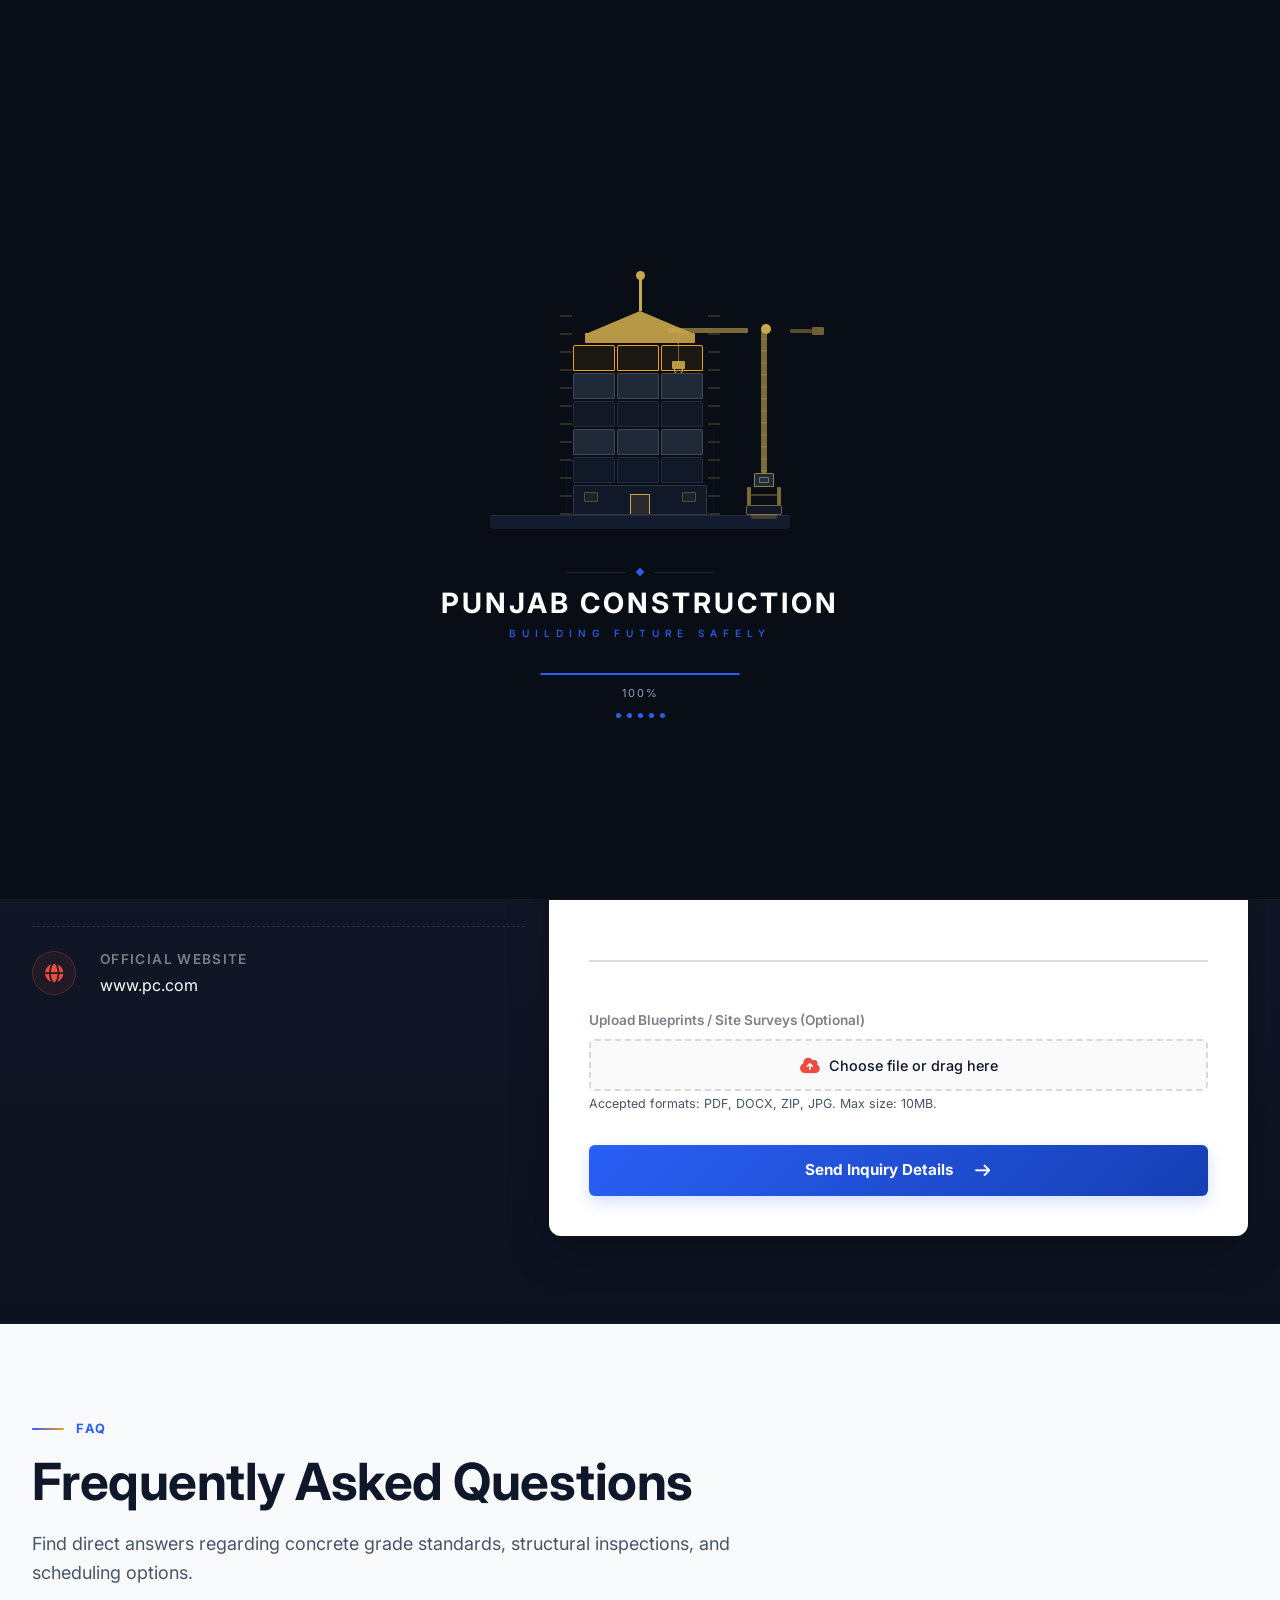
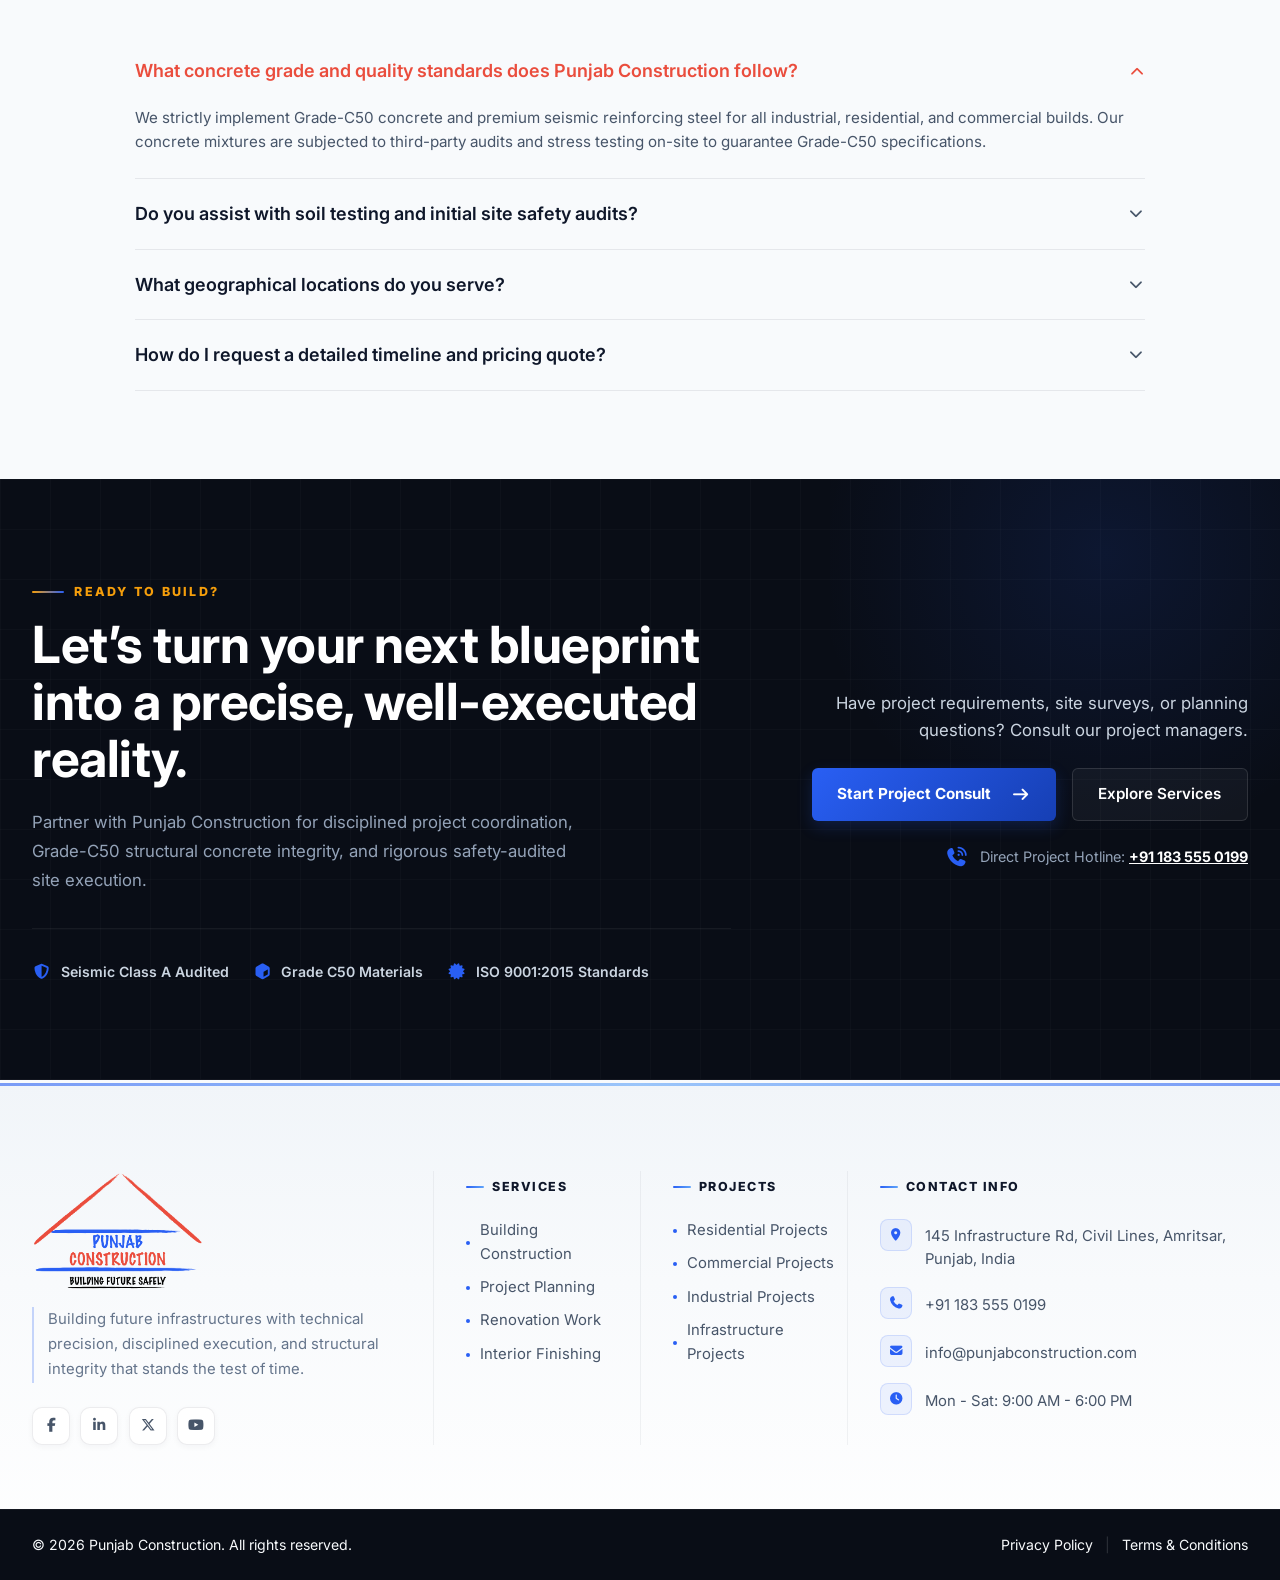
<file: contact-us.html>
<!doctype html>
<html lang="en">
    <head>
        <meta charset="UTF-8" />
        <meta name="viewport" content="width=device-width, initial-scale=1.0" />
        <title>
            Punjab Construction - Engineering Precision, Grade-C50 Quality
        </title>
        <meta
            name="description"
            content="Punjab Construction delivers high-security residential, commercial, and industrial builds using AI-assisted structural scanning, seismic safety engineering, and Grade-C50 concrete materials in Punjab, India."
        />
        <meta
            property="og:title"
            content="Punjab Construction - Engineering Precision"
        />
        <meta
            property="og:description"
            content="Disciplined project coordination, seismic safety audits, and premium Grade-C50 material builds across Punjab."
        />
        <meta property="og:type" content="website" />
        <meta property="og:url" content="https://punjabconstruction.com/" />
        <link rel="canonical" href="https://punjabconstruction.com/" />
        <link rel="stylesheet" href="assets/css/bootstrap.min.css" />
        <link rel="stylesheet" href="assets/css/all.min.css" />
        <link rel="stylesheet" href="assets/css/swiper-bundle.min.css" />
        <link rel="stylesheet" href="assets/css/style.css" />
        <link rel="stylesheet" href="assets/css/responsive.css" />
    </head>

    <body class="page-inner loading">
        <!-- Preloader (Full Screen) -->
        <div class="pc-root">
            <div class="pc-stars" id="stars"></div>
            <div class="pc-scene">
                <div class="skyline-bg">
                    <div
                        class="bg-building"
                        style="width: 18px; height: 60px"
                    ></div>
                    <div
                        class="bg-building"
                        style="width: 14px; height: 80px"
                    ></div>
                    <div
                        class="bg-building"
                        style="width: 22px; height: 50px"
                    ></div>
                    <div
                        class="bg-building"
                        style="width: 10px; height: 95px"
                    ></div>
                    <div
                        class="bg-building"
                        style="width: 16px; height: 70px"
                    ></div>
                    <div
                        class="bg-building"
                        style="width: 20px; height: 55px"
                    ></div>
                    <div
                        class="bg-building"
                        style="width: 12px; height: 85px"
                    ></div>
                </div>

                <div class="scaffold-left" id="sl"></div>
                <div class="scaffold-right" id="sr"></div>

                <div class="crane-wrap">
                    <div class="crane-mast">
                        <div class="crane-jib-wrap">
                            <div class="crane-jib">
                                <div class="crane-cable">
                                    <div class="crane-load-block"></div>
                                    <div class="crane-hook"></div>
                                </div>
                            </div>
                            <div class="crane-counter-jib">
                                <div class="crane-counter-weight"></div>
                            </div>
                        </div>
                        <div class="crane-mast-top"></div>
                    </div>
                    <div class="crane-cabin">
                        <div class="crane-cabin-win"></div>
                    </div>
                    <div class="crane-legs">
                        <div class="crane-leg"></div>
                        <div class="crane-leg-cross"></div>
                        <div class="crane-leg"></div>
                    </div>
                    <div class="crane-base-pad"></div>
                </div>

                <div class="building-wrap" id="bwrap">
                    <div class="roof-wrap" id="roof">
                        <div class="spire">
                            <div class="spire-ball"></div>
                        </div>
                        <div class="roof-peak"></div>
                        <div class="roof-deck"></div>
                    </div>
                    <div class="floor-row" id="f5">
                        <div class="fl fl-gold">
                            <div
                                class="win win-sm win-a"
                                style="--wd: 0.2s"
                            ></div>
                            <div
                                class="win win-sm win-b"
                                style="--wd: 1.1s"
                            ></div>
                            <div
                                class="win win-sm win-c"
                                style="--wd: 0.7s"
                            ></div>
                            <div class="floor-band"></div>
                        </div>
                        <div class="fl fl-gold">
                            <div
                                class="win win-sm win-a"
                                style="--wd: 1.5s"
                            ></div>
                            <div
                                class="win win-sm win-b"
                                style="--wd: 0.4s"
                            ></div>
                            <div
                                class="win win-sm win-c"
                                style="--wd: 1.9s"
                            ></div>
                            <div class="floor-band"></div>
                        </div>
                        <div class="fl fl-gold">
                            <div
                                class="win win-sm win-a"
                                style="--wd: 0.9s"
                            ></div>
                            <div
                                class="win win-sm win-b"
                                style="--wd: 2.1s"
                            ></div>
                            <div
                                class="win win-sm win-c"
                                style="--wd: 0.3s"
                            ></div>
                            <div class="floor-band"></div>
                        </div>
                    </div>
                    <div class="floor-row" id="f4">
                        <div class="fl fl-accent">
                            <div
                                class="win win-sm win-a"
                                style="--wd: 0.6s"
                            ></div>
                            <div
                                class="win win-sm win-b"
                                style="--wd: 1.3s"
                            ></div>
                            <div
                                class="win win-sm win-c"
                                style="--wd: 2.2s"
                            ></div>
                        </div>
                        <div class="fl fl-accent">
                            <div
                                class="win win-sm win-a"
                                style="--wd: 1.7s"
                            ></div>
                            <div
                                class="win win-sm win-b"
                                style="--wd: 0.5s"
                            ></div>
                            <div
                                class="win win-sm win-c"
                                style="--wd: 1s"
                            ></div>
                        </div>
                        <div class="fl fl-accent">
                            <div
                                class="win win-sm win-a"
                                style="--wd: 2.4s"
                            ></div>
                            <div
                                class="win win-sm win-b"
                                style="--wd: 0.8s"
                            ></div>
                            <div
                                class="win win-sm win-c"
                                style="--wd: 1.6s"
                            ></div>
                        </div>
                    </div>
                    <div class="floor-row" id="f3">
                        <div class="fl fl-main">
                            <div
                                class="win win-sm win-a"
                                style="--wd: 0.3s"
                            ></div>
                            <div
                                class="win win-sm win-b"
                                style="--wd: 1.8s"
                            ></div>
                            <div
                                class="win win-sm win-c"
                                style="--wd: 0.9s"
                            ></div>
                        </div>
                        <div class="fl fl-main">
                            <div
                                class="win win-sm win-a"
                                style="--wd: 2s"
                            ></div>
                            <div
                                class="win win-sm win-b"
                                style="--wd: 0.6s"
                            ></div>
                            <div
                                class="win win-sm win-c"
                                style="--wd: 1.4s"
                            ></div>
                        </div>
                        <div class="fl fl-main">
                            <div
                                class="win win-sm win-a"
                                style="--wd: 1.1s"
                            ></div>
                            <div
                                class="win win-sm win-b"
                                style="--wd: 2.3s"
                            ></div>
                            <div
                                class="win win-sm win-c"
                                style="--wd: 0.4s"
                            ></div>
                        </div>
                    </div>
                    <div class="floor-row" id="f2">
                        <div class="fl fl-accent">
                            <div
                                class="win win-sm win-a"
                                style="--wd: 1.6s"
                            ></div>
                            <div
                                class="win win-sm win-b"
                                style="--wd: 0.2s"
                            ></div>
                            <div
                                class="win win-sm win-c"
                                style="--wd: 2.5s"
                            ></div>
                        </div>
                        <div class="fl fl-accent">
                            <div
                                class="win win-sm win-a"
                                style="--wd: 0.7s"
                            ></div>
                            <div
                                class="win win-sm win-b"
                                style="--wd: 1.9s"
                            ></div>
                            <div
                                class="win win-sm win-c"
                                style="--wd: 1.2s"
                            ></div>
                        </div>
                        <div class="fl fl-accent">
                            <div
                                class="win win-sm win-a"
                                style="--wd: 2.1s"
                            ></div>
                            <div
                                class="win win-sm win-b"
                                style="--wd: 0.5s"
                            ></div>
                            <div
                                class="win win-sm win-c"
                                style="--wd: 1.7s"
                            ></div>
                        </div>
                    </div>
                    <div class="floor-row" id="f1">
                        <div class="fl fl-main">
                            <div
                                class="win win-sm win-a"
                                style="--wd: 1s"
                            ></div>
                            <div
                                class="win win-sm win-b"
                                style="--wd: 2.2s"
                            ></div>
                            <div
                                class="win win-sm win-c"
                                style="--wd: 0.6s"
                            ></div>
                        </div>
                        <div class="fl fl-main">
                            <div
                                class="win win-sm win-a"
                                style="--wd: 0.4s"
                            ></div>
                            <div
                                class="win win-sm win-b"
                                style="--wd: 1.5s"
                            ></div>
                            <div
                                class="win win-sm win-c"
                                style="--wd: 2.8s"
                            ></div>
                        </div>
                        <div class="fl fl-main">
                            <div
                                class="win win-sm win-a"
                                style="--wd: 1.3s"
                            ></div>
                            <div
                                class="win win-sm win-b"
                                style="--wd: 0.9s"
                            ></div>
                            <div
                                class="win win-sm win-c"
                                style="--wd: 2s"
                            ></div>
                        </div>
                    </div>
                    <div class="lobby" id="lobby">
                        <div class="lobby-win lw-l"></div>
                        <div class="lobby-win lw-r"></div>
                        <div class="lobby-door"></div>
                    </div>
                </div>

                <div class="ground-glow"></div>
                <div class="ground-plate"></div>
                <div
                    class="particle"
                    style="
                        bottom: 16px;
                        left: 110px;
                        --fd: 2.2s;
                        --fl: 0.3s;
                        --fx: 8px;
                    "
                ></div>
                <div
                    class="particle"
                    style="
                        bottom: 16px;
                        left: 155px;
                        --fd: 1.8s;
                        --fl: 1.1s;
                        --fx: -6px;
                    "
                ></div>
                <div
                    class="particle"
                    style="
                        bottom: 16px;
                        left: 185px;
                        --fd: 2.5s;
                        --fl: 0.7s;
                        --fx: 12px;
                    "
                ></div>
                <div
                    class="particle"
                    style="
                        bottom: 16px;
                        left: 130px;
                        --fd: 2s;
                        --fl: 1.8s;
                        --fx: -10px;
                    "
                ></div>
            </div>

            <div class="brand-section">
                <div class="brand-divider">
                    <div class="divider-line"></div>
                    <div class="divider-diamond"></div>
                    <div class="divider-line"></div>
                </div>
                <div class="brand-name">Punjab Construction</div>
                <div class="brand-sub">Building Future Safely</div>
                <div class="progress-track">
                    <div class="progress-fill" id="prog"></div>
                </div>
                <div class="pct-label" id="pct">0%</div>
                <div class="status-dots">
                    <div class="sdot" id="d0"></div>
                    <div class="sdot" id="d1"></div>
                    <div class="sdot" id="d2"></div>
                    <div class="sdot" id="d3"></div>
                    <div class="sdot" id="d4"></div>
                </div>
            </div>
        </div>
        <!-- Site Header -->
        <header class="site-header" role="banner">
            <nav class="navbar navbar-expand-lg site-header__navbar">
                <div class="container">
                    <a class="navbar-brand site-header__logo" href="index.html">
                        <img
                            src="assets/img/logo.png"
                            alt="Punjab Construction Logo"
                            class="site-header__logo-img"
                            width="200"
                            height="65"
                            loading="eager"
                        />
                    </a>

                    <button
                        class="navbar-toggler site-header__toggler"
                        type="button"
                        data-bs-toggle="collapse"
                        data-bs-target="#js-main-nav"
                        aria-controls="js-main-nav"
                        aria-expanded="false"
                        aria-label="Toggle navigation"
                    >
                        <i
                            class="fa-solid fa-bars-staggered"
                            aria-hidden="true"
                        ></i>
                    </button>

                    <div class="collapse navbar-collapse" id="js-main-nav">
                        <ul class="navbar-nav mx-auto site-header__menu">
                            <li class="nav-item">
                                <a
                                    class="nav-link active"
                                    aria-current="page"
                                    href="index.html"
                                    >Home</a
                                >
                            </li>
                            <li class="nav-item">
                                <a class="nav-link" href="about.html"
                                    >About Us</a
                                >
                            </li>
                            <!-- <li class="nav-item dropdown">
                                        <a
                                            class="nav-link dropdown-toggle"
                                            href="#"
                                            role="button"
                                            data-bs-toggle="dropdown"
                                            aria-expanded="false"
                                            >Project
                                            <i
                                                class="fa-solid fa-chevron-down dropdown-chevron"
                                            ></i
                                        ></a>
                                        <ul
                                            class="dropdown-menu site-header__dropdown site-header__dropdown--projects"
                                        >
                                            <li>
                                                <a
                                                    class="dropdown-item"
                                                    href="project-details.html"
                                                >
                                                    <div
                                                        class="dropdown-item__icon-wrapper dropdown-item__icon-wrapper--project"
                                                    >
                                                        <i
                                                            class="fa-solid fa-file-invoice"
                                                            aria-hidden="true"
                                                        ></i>
                                                    </div>
                                                    <div class="dropdown-item__content">
                                                        <span
                                                            class="dropdown-item__title"
                                                            >Project Detail</span
                                                        >
                                                        <span
                                                            class="dropdown-item__desc"
                                                            >Detailed case study &
                                                            specifications</span
                                                        >
                                                    </div>
                                                </a>
                                            </li>
                                            <li>
                                                <a
                                                    class="dropdown-item"
                                                    href="project-details.html"
                                                >
                                                    <div
                                                        class="dropdown-item__icon-wrapper dropdown-item__icon-wrapper--project"
                                                    >
                                                        <i
                                                            class="fa-solid fa-helmet-safety"
                                                            aria-hidden="true"
                                                        ></i>
                                                    </div>
                                                    <div class="dropdown-item__content">
                                                        <span
                                                            class="dropdown-item__title"
                                                            >Ongoing Projects</span
                                                        >
                                                        <span
                                                            class="dropdown-item__desc"
                                                            >Active developments and
                                                            site work</span
                                                        >
                                                    </div>
                                                </a>
                                            </li>
                                            <li>
                                                <a
                                                    class="dropdown-item"
                                                    href="project-details.html"
                                                >
                                                    <div
                                                        class="dropdown-item__icon-wrapper dropdown-item__icon-wrapper--project"
                                                    >
                                                        <i
                                                            class="fa-solid fa-building-circle-check"
                                                            aria-hidden="true"
                                                        ></i>
                                                    </div>
                                                    <div class="dropdown-item__content">
                                                        <span
                                                            class="dropdown-item__title"
                                                            >Completed Projects</span
                                                        >
                                                        <span
                                                            class="dropdown-item__desc"
                                                            >Finished landmarks &
                                                            delivered keys</span
                                                        >
                                                    </div>
                                                </a>
                                            </li>
                                            <li>
                                                <a
                                                    class="dropdown-item"
                                                    href="project-details.html"
                                                >
                                                    <div
                                                        class="dropdown-item__icon-wrapper dropdown-item__icon-wrapper--project"
                                                    >
                                                        <i
                                                            class="fa-solid fa-house-chimney"
                                                            aria-hidden="true"
                                                        ></i>
                                                    </div>
                                                    <div class="dropdown-item__content">
                                                        <span
                                                            class="dropdown-item__title"
                                                            >Residential Projects</span
                                                        >
                                                        <span
                                                            class="dropdown-item__desc"
                                                            >Premium villas and modern
                                                            apartments</span
                                                        >
                                                    </div>
                                                </a>
                                            </li>
                                            <li>
                                                <a
                                                    class="dropdown-item"
                                                    href="project-details.html"
                                                >
                                                    <div
                                                        class="dropdown-item__icon-wrapper dropdown-item__icon-wrapper--project"
                                                    >
                                                        <i
                                                            class="fa-solid fa-industry"
                                                            aria-hidden="true"
                                                        ></i>
                                                    </div>
                                                    <div class="dropdown-item__content">
                                                        <span
                                                            class="dropdown-item__title"
                                                            >Industrial Projects</span
                                                        >
                                                        <span
                                                            class="dropdown-item__desc"
                                                            >Factories, warehouses &
                                                            heavy plants</span
                                                        >
                                                    </div>
                                                </a>
                                            </li>
                                        </ul>
                                    </li> -->
                            <li class="nav-item">
                                <a class="nav-link" href="projects.html"
                                    >Projects</a
                                >
                            </li>
                            <li class="nav-item">
                                <a class="nav-link" href="services.html"
                                    >Services</a
                                >
                            </li>
                            <li class="nav-item">
                                <a class="nav-link" href="management.html"
                                    >Our Team</a
                                >
                            </li>
                            <li class="nav-item">
                                <a class="nav-link" href="contact-us.html"
                                    >Contact Us</a
                                >
                            </li>
                        </ul>

                        <div
                            class="d-flex align-items-center gap-3 site-header__actions"
                        >
                            <a href="contact-us.html" class="site-header__cta">
                                Get a Quote
                                <i
                                    class="fa-solid fa-arrow-right ms-1"
                                    aria-hidden="true"
                                ></i>
                            </a>
                        </div>
                    </div>
                </div>
            </nav>
        </header>

        <!-- Breadcrumbs -->
        <section class="breadcrumbs-sec" aria-label="Breadcrumbs">
            <div class="container">
                <nav aria-label="breadcrumb" class="pc-breadcrumbs-nav">
                    <ol class="pc-breadcrumbs">
                        <li class="pc-breadcrumb-item">
                            <a href="index.html" class="pc-breadcrumb-link">
                                <i
                                    class="fa-solid fa-house pc-breadcrumb-icon"
                                ></i>
                                <span>Home</span>
                            </a>
                        </li>
                        <li class="pc-breadcrumb-separator" aria-hidden="true">
                            <i class="fa-solid fa-chevron-right"></i>
                        </li>
                        <li
                            class="pc-breadcrumb-item active"
                            aria-current="page"
                        >
                            <span class="pc-breadcrumb-current"
                                >Contact Us</span
                            >
                        </li>
                    </ol>
                </nav>
            </div>
        </section>
        <!-- Main Content Section -->
        <main id="main-content">
            <!-- Section 1 (Dark Theme - Details & Form) -->
            <section
                class="about-section about-section--dark"
                aria-labelledby="contact-title"
            >
                <div class="container">
                    <div class="about-section__header">
                        <span class="about-section__eyebrow"
                            >Contact Details</span
                        >
                        <h2 id="contact-title" class="about-section__title">
                            Connect With Our Team
                        </h2>
                        <p class="about-section__text-lead">
                            Reach out to our project estimators and engineers to
                            discuss your next civil or industrial construction
                            plan.
                        </p>
                    </div>

                    <div class="row gy-5 mt-2">
                        <!-- Left Column: Open Details List -->
                        <div class="col-lg-5">
                            <div class="contact-info-divider">
                                <div class="contact-info-divider__line"></div>
                                <div
                                    class="contact-info-divider__diamond"
                                ></div>
                            </div>
                            <div class="contact-detail-list">
                                <div class="contact-detail-node">
                                    <div class="contact-detail-node__meta">
                                        <div class="contact-detail-node__icon">
                                            <i
                                                class="fa-solid fa-location-dot"
                                                aria-hidden="true"
                                            ></i>
                                        </div>
                                    </div>
                                    <div class="contact-detail-node__content">
                                        <h3 class="contact-detail-node__title">
                                            Registered Office
                                        </h3>
                                        <p class="contact-detail-node__text">
                                            H No 3, Doctors Colony, Bhadson
                                            Road,<br />
                                            Patiala, Punjab – 147001
                                        </p>
                                    </div>
                                </div>

                                <div class="contact-detail-node">
                                    <div class="contact-detail-node__meta">
                                        <div class="contact-detail-node__icon">
                                            <i
                                                class="fa-solid fa-phone"
                                                aria-hidden="true"
                                            ></i>
                                        </div>
                                    </div>
                                    <div class="contact-detail-node__content">
                                        <h3 class="contact-detail-node__title">
                                            Phone Helpline
                                        </h3>
                                        <p class="contact-detail-node__text">
                                            <a href="tel:+919217218124"
                                                >+91 92172 18124</a
                                            ><br />
                                            <a href="tel:+919876155007"
                                                >+91 98761 55007</a
                                            >
                                        </p>
                                    </div>
                                </div>

                                <div class="contact-detail-node">
                                    <div class="contact-detail-node__meta">
                                        <div class="contact-detail-node__icon">
                                            <i
                                                class="fa-solid fa-envelope"
                                                aria-hidden="true"
                                            ></i>
                                        </div>
                                    </div>
                                    <div class="contact-detail-node__content">
                                        <h3 class="contact-detail-node__title">
                                            Email Support
                                        </h3>
                                        <p class="contact-detail-node__text">
                                            <a
                                                href="mailto:punjabconstruction.india@gmail.com"
                                                >punjabconstruction.india@gmail.com</a
                                            ><br />
                                            <a
                                                href="mailto:info@punjabconstruction.com"
                                                >info@punjabconstruction.com</a
                                            >
                                        </p>
                                    </div>
                                </div>

                                <div class="contact-detail-node">
                                    <div class="contact-detail-node__meta">
                                        <div class="contact-detail-node__icon">
                                            <i
                                                class="fa-solid fa-globe"
                                                aria-hidden="true"
                                            ></i>
                                        </div>
                                    </div>
                                    <div class="contact-detail-node__content">
                                        <h3 class="contact-detail-node__title">
                                            Official Website
                                        </h3>
                                        <p class="contact-detail-node__text">
                                            <a
                                                href="https://www.pc.com"
                                                target="_blank"
                                                rel="noopener noreferrer"
                                                >www.pc.com</a
                                            >
                                        </p>
                                    </div>
                                </div>
                            </div>
                        </div>

                        <!-- Right Column: Flat Input Form -->
                        <div class="col-lg-7">
                            <div class="contact-form-box">
                                <div class="contact-form-box__header mb-4">
                                    <h3 class="contact-form-box__title">
                                        Submit a Project Inquiry
                                    </h3>
                                    <p class="contact-form-box__important">
                                        <i
                                            class="fa-solid fa-circle-info text-warning me-1"
                                        ></i>
                                        <strong>Important:</strong> All fields
                                        marked with an asterisk (*) are
                                        required. If you have structural
                                        drawings, blueprints, or site surveys,
                                        please upload them below.
                                    </p>
                                </div>
                                <form
                                    id="js-contact-form"
                                    class="contact-flat-form"
                                    novalidate
                                >
                                    <div class="row g-4">
                                        <div class="col-md-6">
                                            <div class="form-group-flat">
                                                <input
                                                    type="text"
                                                    id="form-name"
                                                    name="name"
                                                    class="form-input-flat"
                                                    placeholder=" "
                                                    required
                                                />
                                                <label
                                                    for="form-name"
                                                    class="form-label-flat"
                                                    >Full Name *</label
                                                >
                                                <div class="form-feedback-flat">
                                                    Please enter your name.
                                                </div>
                                            </div>
                                        </div>
                                        <div class="col-md-6">
                                            <div class="form-group-flat">
                                                <input
                                                    type="email"
                                                    id="form-email"
                                                    name="email"
                                                    class="form-input-flat"
                                                    placeholder=" "
                                                    required
                                                />
                                                <label
                                                    for="form-email"
                                                    class="form-label-flat"
                                                    >Email Address *</label
                                                >
                                                <div class="form-feedback-flat">
                                                    Please enter a valid email
                                                    address.
                                                </div>
                                            </div>
                                        </div>
                                        <div class="col-md-6">
                                            <div class="form-group-flat">
                                                <input
                                                    type="tel"
                                                    id="form-phone"
                                                    name="phone"
                                                    class="form-input-flat"
                                                    placeholder=" "
                                                    required
                                                />
                                                <label
                                                    for="form-phone"
                                                    class="form-label-flat"
                                                    >Phone Number *</label
                                                >
                                                <div class="form-feedback-flat">
                                                    Please enter your phone
                                                    number.
                                                </div>
                                            </div>
                                        </div>
                                        <div class="col-md-6">
                                            <div class="form-group-flat">
                                                <select
                                                    id="form-subject"
                                                    name="subject"
                                                    class="form-select-flat"
                                                    required
                                                >
                                                    <option
                                                        value=""
                                                        disabled
                                                        selected
                                                        hidden
                                                    ></option>
                                                    <option
                                                        value="Residential Project"
                                                    >
                                                        Residential Project
                                                    </option>
                                                    <option
                                                        value="Commercial Project"
                                                    >
                                                        Commercial Project
                                                    </option>
                                                    <option
                                                        value="Industrial Project"
                                                    >
                                                        Industrial Project
                                                    </option>
                                                    <option
                                                        value="General Consultation"
                                                    >
                                                        General Consultation
                                                    </option>
                                                </select>
                                                <label
                                                    for="form-subject"
                                                    class="form-label-flat"
                                                    >Project Subject *</label
                                                >
                                                <i
                                                    class="fa-solid fa-chevron-down select-chevron-icon"
                                                ></i>
                                                <div class="form-feedback-flat">
                                                    Please select a project
                                                    subject.
                                                </div>
                                            </div>
                                        </div>
                                        <div class="col-12">
                                            <div class="form-group-flat">
                                                <textarea
                                                    id="form-message"
                                                    name="message"
                                                    class="form-textarea-flat"
                                                    placeholder=" "
                                                    rows="4"
                                                    required
                                                ></textarea>
                                                <label
                                                    for="form-message"
                                                    class="form-label-flat"
                                                    >Detailed Project Message
                                                    *</label
                                                >
                                                <div class="form-feedback-flat">
                                                    Please enter your project
                                                    message.
                                                </div>
                                            </div>
                                        </div>
                                        <!-- File Upload Field -->
                                        <div class="col-12">
                                            <div class="form-group-flat-file">
                                                <label
                                                    for="form-file"
                                                    class="form-label-flat-file"
                                                    >Upload Blueprints / Site
                                                    Surveys (Optional)</label
                                                >
                                                <div
                                                    class="file-upload-wrapper"
                                                >
                                                    <input
                                                        type="file"
                                                        id="form-file"
                                                        name="attachments"
                                                        class="form-input-file"
                                                        accept=".pdf,.doc,.docx,.zip,.rar,.jpg,.jpeg,.png"
                                                    />
                                                    <div
                                                        class="file-upload-btn-custom"
                                                    >
                                                        <i
                                                            class="fa-solid fa-cloud-arrow-up me-2"
                                                        ></i>
                                                        <span
                                                            class="file-label-text"
                                                            >Choose file or drag
                                                            here</span
                                                        >
                                                    </div>
                                                </div>
                                                <div
                                                    class="file-upload-info-line mt-1"
                                                >
                                                    Accepted formats: PDF, DOCX,
                                                    ZIP, JPG. Max size: 10MB.
                                                </div>
                                            </div>
                                        </div>
                                        <div class="col-12">
                                            <button
                                                type="submit"
                                                id="form-submit-btn"
                                                class="btn-cta-primary w-100 mt-2"
                                            >
                                                <span
                                                    >Send Inquiry Details</span
                                                >
                                                <i
                                                    class="fa-solid fa-arrow-right ms-2"
                                                    aria-hidden="true"
                                                ></i>
                                            </button>
                                        </div>
                                    </div>
                                    <!-- Alerts -->
                                    <div
                                        id="form-success-msg"
                                        class="alert-msg alert-msg--success mt-4 d-none"
                                    >
                                        <i
                                            class="fa-solid fa-circle-check me-2"
                                        ></i>
                                        Inquiry submitted successfully! Our
                                        estimators will contact you within 48
                                        hours.
                                    </div>
                                    <div
                                        id="form-error-msg"
                                        class="alert-msg alert-msg--error mt-4 d-none"
                                    >
                                        <i
                                            class="fa-solid fa-circle-exclamation me-2"
                                        ></i>
                                        Something went wrong. Please check your
                                        entries and try again.
                                    </div>
                                </form>
                            </div>
                        </div>
                    </div>
                </div>
            </section>

            <!-- Section 2 (Light Theme - FAQs Section) -->
            <section
                class="about-section about-section--light"
                aria-labelledby="faq-title"
            >
                <div class="container">
                    <div class="about-section__header">
                        <span class="about-section__eyebrow">FAQ</span>
                        <h2 id="faq-title" class="about-section__title">
                            Frequently Asked Questions
                        </h2>
                        <p class="about-section__text-lead">
                            Find direct answers regarding concrete grade
                            standards, structural inspections, and scheduling
                            options.
                        </p>
                    </div>

                    <div class="row mt-4">
                        <div class="col-lg-10 mx-auto">
                            <div
                                class="accordion pc-accordion"
                                id="faqAccordion"
                            >
                                <!-- FAQ 1 -->
                                <div class="accordion-item">
                                    <h3
                                        class="accordion-header"
                                        id="headingOne"
                                    >
                                        <button
                                            class="accordion-button"
                                            type="button"
                                            data-bs-toggle="collapse"
                                            data-bs-target="#collapseOne"
                                            aria-expanded="true"
                                            aria-controls="collapseOne"
                                        >
                                            <span
                                                >What concrete grade and quality
                                                standards does Punjab
                                                Construction follow?</span
                                            >
                                            <i
                                                class="fa-solid fa-chevron-down accordion-icon-chevron"
                                            ></i>
                                        </button>
                                    </h3>
                                    <div
                                        id="collapseOne"
                                        class="accordion-collapse collapse show"
                                        aria-labelledby="headingOne"
                                        data-bs-parent="#faqAccordion"
                                    >
                                        <div class="accordion-body">
                                            We strictly implement Grade-C50
                                            concrete and premium seismic
                                            reinforcing steel for all
                                            industrial, residential, and
                                            commercial builds. Our concrete
                                            mixtures are subjected to
                                            third-party audits and stress
                                            testing on-site to guarantee
                                            Grade-C50 specifications.
                                        </div>
                                    </div>
                                </div>

                                <!-- FAQ 2 -->
                                <div class="accordion-item">
                                    <h3
                                        class="accordion-header"
                                        id="headingTwo"
                                    >
                                        <button
                                            class="accordion-button collapsed"
                                            type="button"
                                            data-bs-toggle="collapse"
                                            data-bs-target="#collapseTwo"
                                            aria-expanded="false"
                                            aria-controls="collapseTwo"
                                        >
                                            <span
                                                >Do you assist with soil testing
                                                and initial site safety
                                                audits?</span
                                            >
                                            <i
                                                class="fa-solid fa-chevron-down accordion-icon-chevron"
                                            ></i>
                                        </button>
                                    </h3>
                                    <div
                                        id="collapseTwo"
                                        class="accordion-collapse collapse"
                                        aria-labelledby="headingTwo"
                                        data-bs-parent="#faqAccordion"
                                    >
                                        <div class="accordion-body">
                                            Yes. Our structural engineering team
                                            conducts complete geotechnical soil
                                            tests, site audits, and seismic
                                            safety zoning assessments before
                                            finalized drawings are approved.
                                            This ensures a stable and compliant
                                            foundation baseline.
                                        </div>
                                    </div>
                                </div>

                                <!-- FAQ 3 -->
                                <div class="accordion-item">
                                    <h3
                                        class="accordion-header"
                                        id="headingThree"
                                    >
                                        <button
                                            class="accordion-button collapsed"
                                            type="button"
                                            data-bs-toggle="collapse"
                                            data-bs-target="#collapseThree"
                                            aria-expanded="false"
                                            aria-controls="collapseThree"
                                        >
                                            <span
                                                >What geographical locations do
                                                you serve?</span
                                            >
                                            <i
                                                class="fa-solid fa-chevron-down accordion-icon-chevron"
                                            ></i>
                                        </button>
                                    </h3>
                                    <div
                                        id="collapseThree"
                                        class="accordion-collapse collapse"
                                        aria-labelledby="headingThree"
                                        data-bs-parent="#faqAccordion"
                                    >
                                        <div class="accordion-body">
                                            Our central office is based in
                                            Patiala, and we manage
                                            infrastructure developments across
                                            Punjab (including pipe racks and
                                            industrial builds in Barnala). We
                                            also execute specialized steel
                                            framework contracts in surrounding
                                            states and Odisha.
                                        </div>
                                    </div>
                                </div>

                                <!-- FAQ 4 -->
                                <div class="accordion-item">
                                    <h3
                                        class="accordion-header"
                                        id="headingFour"
                                    >
                                        <button
                                            class="accordion-button collapsed"
                                            type="button"
                                            data-bs-toggle="collapse"
                                            data-bs-target="#collapseFour"
                                            aria-expanded="false"
                                            aria-controls="collapseFour"
                                        >
                                            <span
                                                >How do I request a detailed
                                                timeline and pricing
                                                quote?</span
                                            >
                                            <i
                                                class="fa-solid fa-chevron-down accordion-icon-chevron"
                                            ></i>
                                        </button>
                                    </h3>
                                    <div
                                        id="collapseFour"
                                        class="accordion-collapse collapse"
                                        aria-labelledby="headingFour"
                                        data-bs-parent="#faqAccordion"
                                    >
                                        <div class="accordion-body">
                                            You can easily fill out our contact
                                            inquiry form on this page or call
                                            our team directly at +91 92172
                                            18124. Once we receive your
                                            structural blueprints or project
                                            specifications, our estimators will
                                            provide a detailed line-item quote
                                            within 48 hours.
                                        </div>
                                    </div>
                                </div>
                            </div>
                        </div>
                    </div>
                </div>
            </section>
        </main>
        <!-- CTA Section (Dark Theme Redesigned - Clean & Flat) -->
        <section class="cta-section" aria-labelledby="cta-section-title">
            <!-- Cyber Grid & Glowing Orb Background Elements -->
            <div class="cta-section__grid-pattern" aria-hidden="true"></div>
            <div class="cta-section__glow-orb" aria-hidden="true"></div>

            <div class="container position-relative cta-section__container">
                <div class="row align-items-center gy-5">
                    <!-- Content Side -->
                    <div class="col-lg-7">
                        <span class="cta-section__eyebrow"
                            >Ready to Build?</span
                        >
                        <h2 id="cta-section-title" class="cta-section__title">
                            Let’s turn your next blueprint into a precise,
                            well-executed reality.
                        </h2>
                        <p class="cta-section__text">
                            Partner with Punjab Construction for disciplined
                            project coordination, Grade-C50 structural concrete
                            integrity, and rigorous safety-audited site
                            execution.
                        </p>

                        <!-- Trust Badges Checklist -->
                        <div
                            class="cta-section__badges d-flex flex-wrap gap-4 mt-4"
                        >
                            <div class="cta-section__badge-item">
                                <i
                                    class="fa-solid fa-shield-halved"
                                    aria-hidden="true"
                                ></i>
                                <span>Seismic Class A Audited</span>
                            </div>
                            <div class="cta-section__badge-item">
                                <i
                                    class="fa-solid fa-cube"
                                    aria-hidden="true"
                                ></i>
                                <span>Grade C50 Materials</span>
                            </div>
                            <div class="cta-section__badge-item">
                                <i
                                    class="fa-solid fa-certificate"
                                    aria-hidden="true"
                                ></i>
                                <span>ISO 9001:2015 Standards</span>
                            </div>
                        </div>
                    </div>

                    <!-- Action Side -->
                    <div class="col-lg-5 text-lg-end">
                        <div
                            class="cta-section__action-area text-start text-lg-end"
                        >
                            <p class="cta-section__action-desc mb-4">
                                Have project requirements, site surveys, or
                                planning questions? Consult our project
                                managers.
                            </p>
                            <div
                                class="d-flex flex-column flex-sm-row gap-3 justify-content-lg-end"
                            >
                                <a
                                    href="contact-us.html"
                                    class="btn-cta-primary"
                                >
                                    <span>Start Project Consult</span>
                                    <i
                                        class="fa-solid fa-arrow-right ms-2"
                                        aria-hidden="true"
                                    ></i>
                                </a>
                                <a
                                    href="services.html"
                                    class="btn-cta-secondary"
                                >
                                    <span>Explore Services</span>
                                </a>
                            </div>
                            <div
                                class="cta-section__support-note justify-content-start justify-content-lg-end mt-4"
                            >
                                <i
                                    class="fa-solid fa-phone-volume cta-section__hotline-icon"
                                    aria-hidden="true"
                                ></i>
                                <span
                                    >Direct Project Hotline:
                                    <a
                                        href="tel:+911835550199"
                                        class="text-white fw-bold"
                                        >+91 183 555 0199</a
                                    ></span
                                >
                            </div>
                        </div>
                    </div>
                </div>
            </div>
        </section>
        <!-- Site Footer -->
        <footer class="site-footer" role="contentinfo">
            <div class="container">
                <div class="row gy-4">
                    <!-- Column 1: About -->
                    <div class="col-lg-4 col-md-6">
                        <div class="site-footer__brand">
                            <img
                                src="assets/img/logo.png"
                                alt="Punjab Construction Logo"
                                class="site-footer__logo-img"
                                width="180"
                                height="58"
                                loading="lazy"
                            />
                            <p class="site-footer__about-text mt-3">
                                Building future infrastructures with technical
                                precision, disciplined execution, and structural
                                integrity that stands the test of time.
                            </p>
                            <div class="site-footer__socials mt-3">
                                <a
                                    href="https://facebook.com"
                                    aria-label="Facebook"
                                    rel="noopener noreferrer"
                                    target="_blank"
                                    ><i class="fa-brands fa-facebook-f"></i
                                ></a>
                                <a
                                    href="https://linkedin.com"
                                    aria-label="LinkedIn"
                                    rel="noopener noreferrer"
                                    target="_blank"
                                    ><i class="fa-brands fa-linkedin-in"></i
                                ></a>
                                <a
                                    href="https://twitter.com"
                                    aria-label="Twitter / X"
                                    rel="noopener noreferrer"
                                    target="_blank"
                                    ><i class="fa-brands fa-x-twitter"></i
                                ></a>
                                <a
                                    href="https://youtube.com"
                                    aria-label="YouTube"
                                    rel="noopener noreferrer"
                                    target="_blank"
                                    ><i class="fa-brands fa-youtube"></i
                                ></a>
                            </div>
                        </div>
                    </div>

                    <!-- Column 2: Services -->
                    <div class="col-lg-2 col-md-6 col-6">
                        <h4 class="site-footer__title">Services</h4>
                        <ul class="site-footer__links">
                            <li>
                                <a href="services-details.html"
                                    >Building Construction</a
                                >
                            </li>
                            <li>
                                <a href="services-details.html"
                                    >Project Planning</a
                                >
                            </li>
                            <li>
                                <a href="services-details.html"
                                    >Renovation Work</a
                                >
                            </li>
                            <li>
                                <a href="services-details.html"
                                    >Interior Finishing</a
                                >
                            </li>
                        </ul>
                    </div>

                    <!-- Column 3: Projects -->
                    <div class="col-lg-2 col-md-6 col-6">
                        <h4 class="site-footer__title">Projects</h4>
                        <ul class="site-footer__links">
                            <li>
                                <a href="project-details.html"
                                    >Residential Projects</a
                                >
                            </li>
                            <li>
                                <a href="project-details.html"
                                    >Commercial Projects</a
                                >
                            </li>
                            <li>
                                <a href="project-details.html"
                                    >Industrial Projects</a
                                >
                            </li>
                            <li>
                                <a href="project-details.html"
                                    >Infrastructure Projects</a
                                >
                            </li>
                        </ul>
                    </div>

                    <!-- Column 4: Contact Info -->
                    <div class="col-lg-4 col-md-6">
                        <h4 class="site-footer__title">Contact Info</h4>
                        <ul class="site-footer__contact">
                            <li>
                                <i class="fa-solid fa-location-dot"></i>
                                <span
                                    >145 Infrastructure Rd, Civil Lines,
                                    Amritsar, Punjab, India</span
                                >
                            </li>
                            <li>
                                <i class="fa-solid fa-phone"></i>
                                <a href="tel:+911835550199">+91 183 555 0199</a>
                            </li>
                            <li>
                                <i class="fa-solid fa-envelope"></i>
                                <a href="mailto:info@punjabconstruction.com"
                                    >info@punjabconstruction.com</a
                                >
                            </li>
                            <li>
                                <i class="fa-solid fa-clock"></i>
                                <span>Mon - Sat: 9:00 AM - 6:00 PM</span>
                            </li>
                        </ul>
                    </div>
                </div>
            </div>

            <!-- Copyright Section -->
            <div class="site-footer__bottom">
                <div class="container">
                    <div class="row align-items-center">
                        <div class="col-md-6 text-center text-md-start">
                            <p class="site-footer__copy mb-md-0">
                                &copy; 2026 Punjab Construction. All rights
                                reserved.
                            </p>
                        </div>
                        <div class="col-md-6 text-center text-md-end">
                            <div class="site-footer__legal-links">
                                <a href="privacy-policy.html">Privacy Policy</a>
                                <span class="divider">|</span>
                                <a href="terms-conditions.html"
                                    >Terms &amp; Conditions</a
                                >
                            </div>
                        </div>
                    </div>
                </div>
            </div>
        </footer>

        <script src="assets/js/bootstrap.bundle.min.js"></script>
        <script src="assets/js/gsap.min.js"></script>
        <script src="assets/js/ScrollTrigger.min.js"></script>
        <script src="assets/js/swiper-bundle.min.js"></script>
        <script src="assets/js/main.js"></script>
    </body>
</html>
</file>
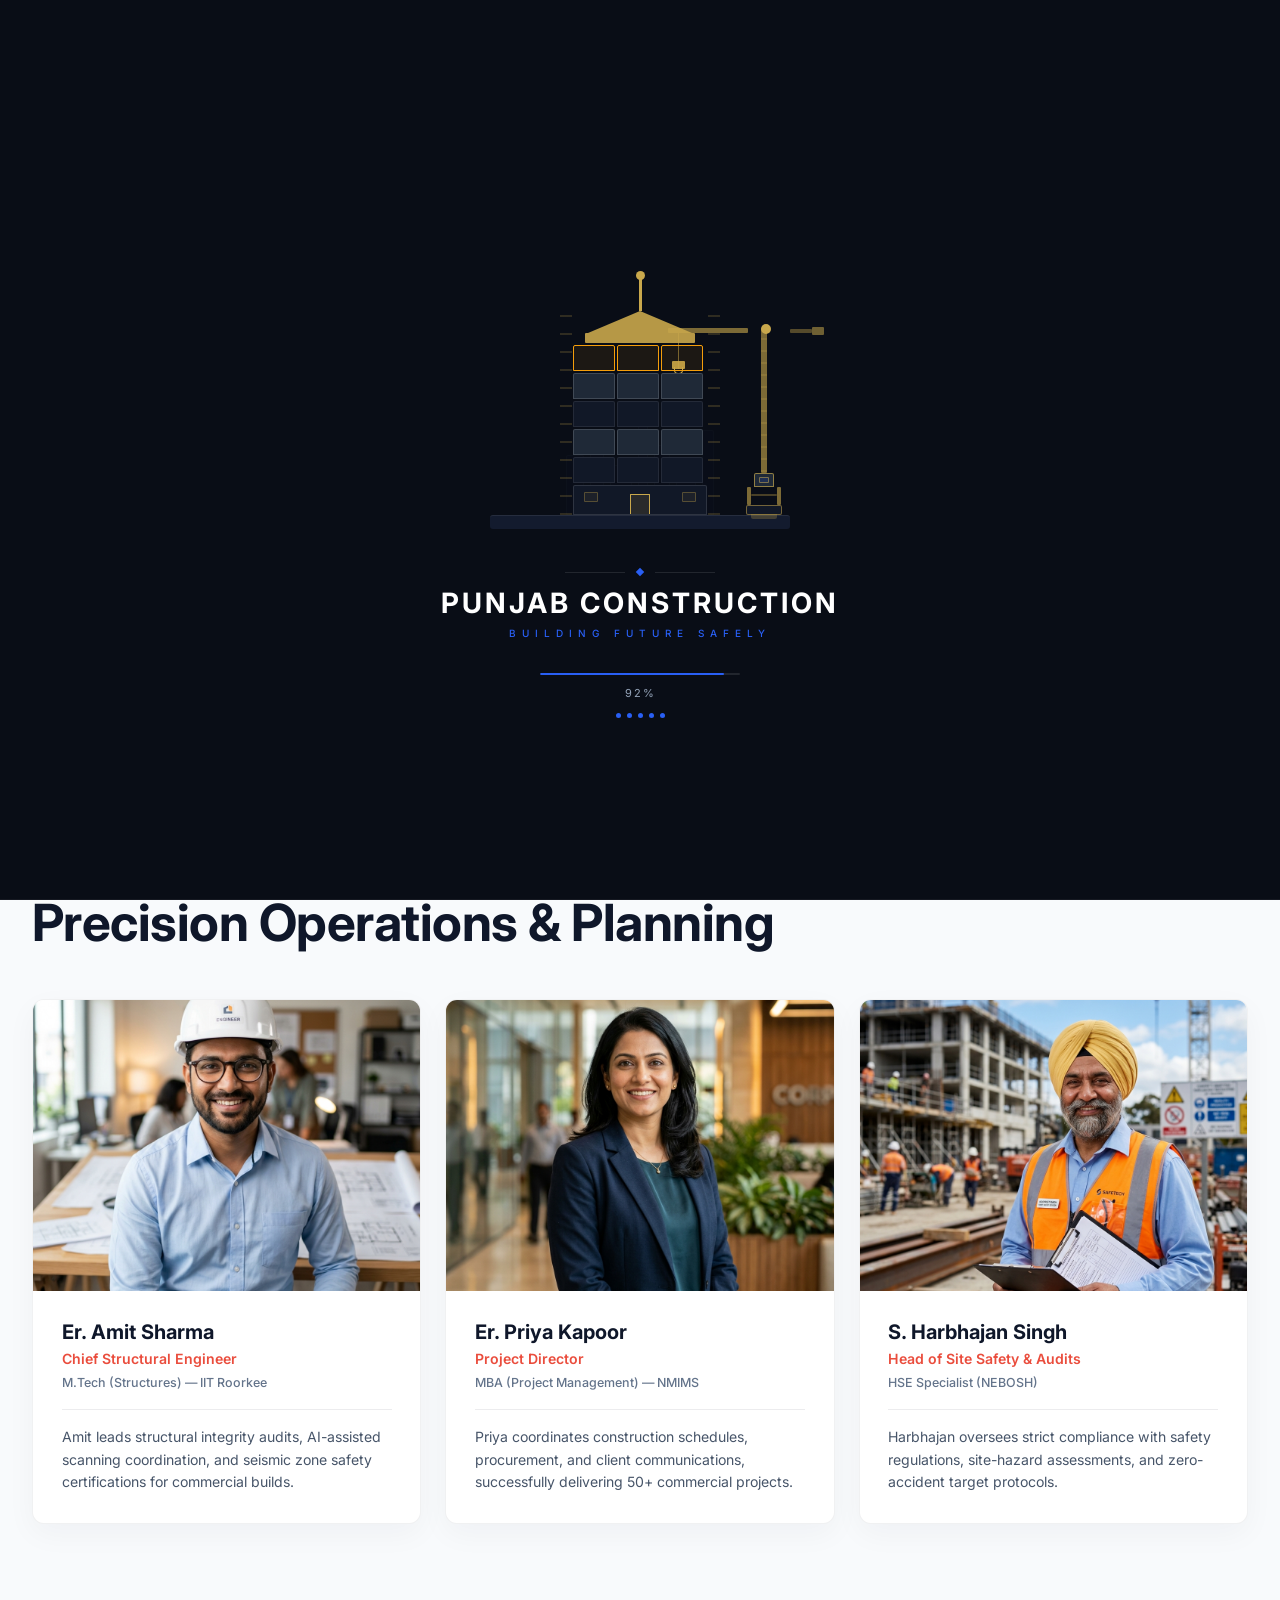
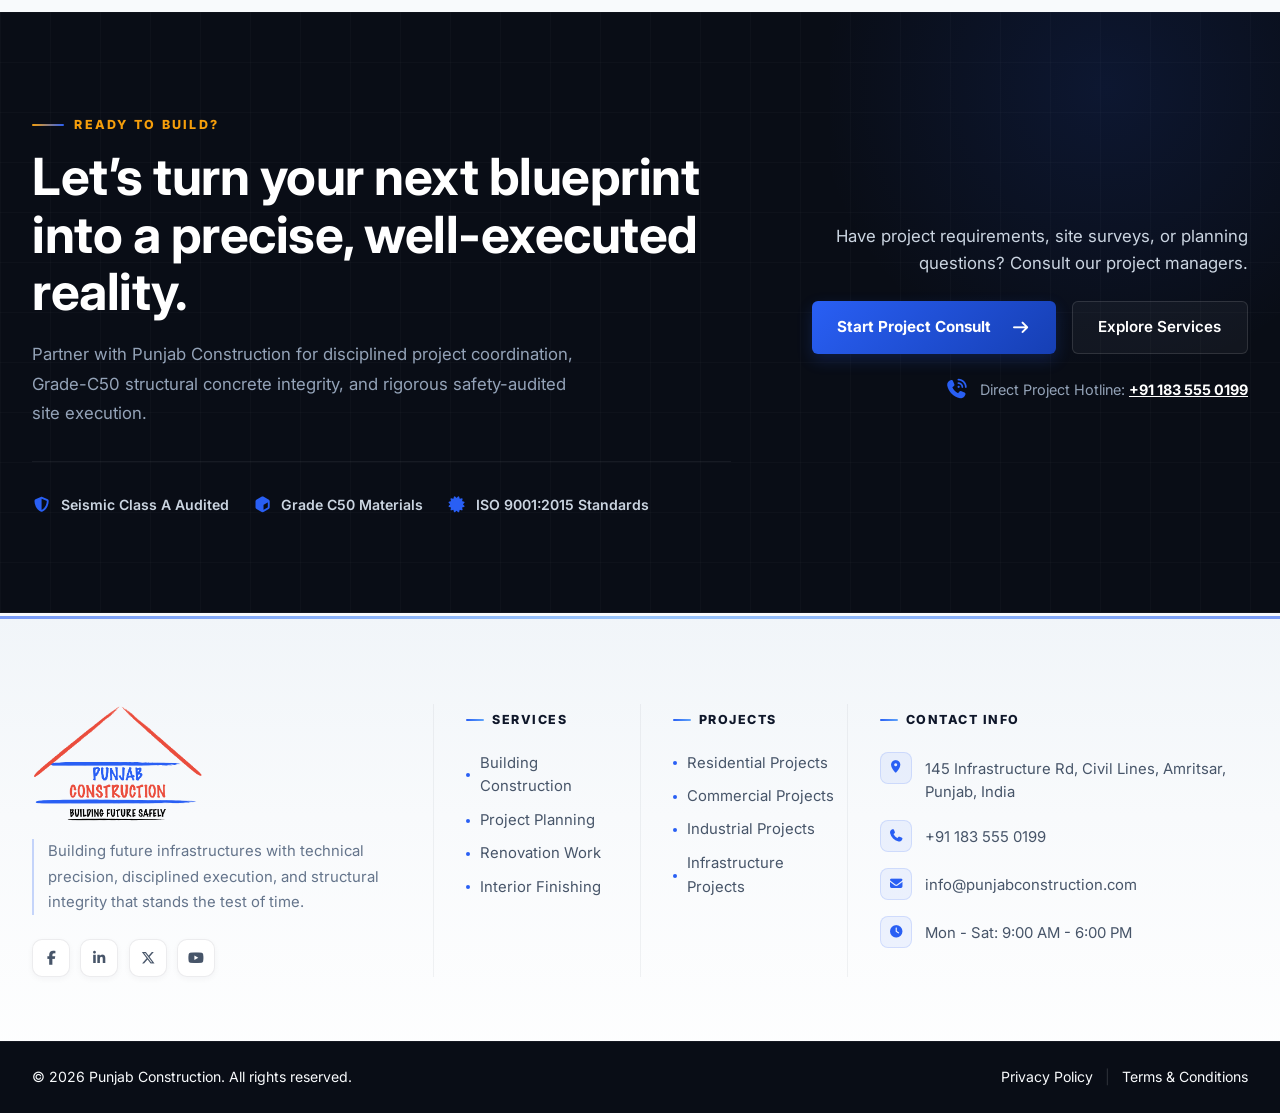
<file: management.html>
<!doctype html>
<html lang="en">
    <head>
        <meta charset="UTF-8" />
        <meta name="viewport" content="width=device-width, initial-scale=1.0" />
        <title>
            Punjab Construction - Engineering Precision, Grade-C50 Quality
        </title>
        <meta
            name="description"
            content="Punjab Construction delivers high-security residential, commercial, and industrial builds using AI-assisted structural scanning, seismic safety engineering, and Grade-C50 concrete materials in Punjab, India."
        />
        <meta
            property="og:title"
            content="Punjab Construction - Engineering Precision"
        />
        <meta
            property="og:description"
            content="Disciplined project coordination, seismic safety audits, and premium Grade-C50 material builds across Punjab."
        />
        <meta property="og:type" content="website" />
        <meta property="og:url" content="https://punjabconstruction.com/" />
        <link rel="canonical" href="https://punjabconstruction.com/" />
        <link rel="stylesheet" href="assets/css/bootstrap.min.css" />
        <link rel="stylesheet" href="assets/css/all.min.css" />
        <link rel="stylesheet" href="assets/css/swiper-bundle.min.css" />
        <link rel="stylesheet" href="assets/css/style.css" />
        <link rel="stylesheet" href="assets/css/responsive.css" />
    </head>

    <body class="page-inner loading">
        <!-- Preloader (Full Screen) -->
        <div class="pc-root">
            <div class="pc-stars" id="stars"></div>
            <div class="pc-scene">
                <div class="skyline-bg">
                    <div
                        class="bg-building"
                        style="width: 18px; height: 60px"
                    ></div>
                    <div
                        class="bg-building"
                        style="width: 14px; height: 80px"
                    ></div>
                    <div
                        class="bg-building"
                        style="width: 22px; height: 50px"
                    ></div>
                    <div
                        class="bg-building"
                        style="width: 10px; height: 95px"
                    ></div>
                    <div
                        class="bg-building"
                        style="width: 16px; height: 70px"
                    ></div>
                    <div
                        class="bg-building"
                        style="width: 20px; height: 55px"
                    ></div>
                    <div
                        class="bg-building"
                        style="width: 12px; height: 85px"
                    ></div>
                </div>

                <div class="scaffold-left" id="sl"></div>
                <div class="scaffold-right" id="sr"></div>

                <div class="crane-wrap">
                    <div class="crane-mast">
                        <div class="crane-jib-wrap">
                            <div class="crane-jib">
                                <div class="crane-cable">
                                    <div class="crane-load-block"></div>
                                    <div class="crane-hook"></div>
                                </div>
                            </div>
                            <div class="crane-counter-jib">
                                <div class="crane-counter-weight"></div>
                            </div>
                        </div>
                        <div class="crane-mast-top"></div>
                    </div>
                    <div class="crane-cabin">
                        <div class="crane-cabin-win"></div>
                    </div>
                    <div class="crane-legs">
                        <div class="crane-leg"></div>
                        <div class="crane-leg-cross"></div>
                        <div class="crane-leg"></div>
                    </div>
                    <div class="crane-base-pad"></div>
                </div>

                <div class="building-wrap" id="bwrap">
                    <div class="roof-wrap" id="roof">
                        <div class="spire">
                            <div class="spire-ball"></div>
                        </div>
                        <div class="roof-peak"></div>
                        <div class="roof-deck"></div>
                    </div>
                    <div class="floor-row" id="f5">
                        <div class="fl fl-gold">
                            <div
                                class="win win-sm win-a"
                                style="--wd: 0.2s"
                            ></div>
                            <div
                                class="win win-sm win-b"
                                style="--wd: 1.1s"
                            ></div>
                            <div
                                class="win win-sm win-c"
                                style="--wd: 0.7s"
                            ></div>
                            <div class="floor-band"></div>
                        </div>
                        <div class="fl fl-gold">
                            <div
                                class="win win-sm win-a"
                                style="--wd: 1.5s"
                            ></div>
                            <div
                                class="win win-sm win-b"
                                style="--wd: 0.4s"
                            ></div>
                            <div
                                class="win win-sm win-c"
                                style="--wd: 1.9s"
                            ></div>
                            <div class="floor-band"></div>
                        </div>
                        <div class="fl fl-gold">
                            <div
                                class="win win-sm win-a"
                                style="--wd: 0.9s"
                            ></div>
                            <div
                                class="win win-sm win-b"
                                style="--wd: 2.1s"
                            ></div>
                            <div
                                class="win win-sm win-c"
                                style="--wd: 0.3s"
                            ></div>
                            <div class="floor-band"></div>
                        </div>
                    </div>
                    <div class="floor-row" id="f4">
                        <div class="fl fl-accent">
                            <div
                                class="win win-sm win-a"
                                style="--wd: 0.6s"
                            ></div>
                            <div
                                class="win win-sm win-b"
                                style="--wd: 1.3s"
                            ></div>
                            <div
                                class="win win-sm win-c"
                                style="--wd: 2.2s"
                            ></div>
                        </div>
                        <div class="fl fl-accent">
                            <div
                                class="win win-sm win-a"
                                style="--wd: 1.7s"
                            ></div>
                            <div
                                class="win win-sm win-b"
                                style="--wd: 0.5s"
                            ></div>
                            <div
                                class="win win-sm win-c"
                                style="--wd: 1s"
                            ></div>
                        </div>
                        <div class="fl fl-accent">
                            <div
                                class="win win-sm win-a"
                                style="--wd: 2.4s"
                            ></div>
                            <div
                                class="win win-sm win-b"
                                style="--wd: 0.8s"
                            ></div>
                            <div
                                class="win win-sm win-c"
                                style="--wd: 1.6s"
                            ></div>
                        </div>
                    </div>
                    <div class="floor-row" id="f3">
                        <div class="fl fl-main">
                            <div
                                class="win win-sm win-a"
                                style="--wd: 0.3s"
                            ></div>
                            <div
                                class="win win-sm win-b"
                                style="--wd: 1.8s"
                            ></div>
                            <div
                                class="win win-sm win-c"
                                style="--wd: 0.9s"
                            ></div>
                        </div>
                        <div class="fl fl-main">
                            <div
                                class="win win-sm win-a"
                                style="--wd: 2s"
                            ></div>
                            <div
                                class="win win-sm win-b"
                                style="--wd: 0.6s"
                            ></div>
                            <div
                                class="win win-sm win-c"
                                style="--wd: 1.4s"
                            ></div>
                        </div>
                        <div class="fl fl-main">
                            <div
                                class="win win-sm win-a"
                                style="--wd: 1.1s"
                            ></div>
                            <div
                                class="win win-sm win-b"
                                style="--wd: 2.3s"
                            ></div>
                            <div
                                class="win win-sm win-c"
                                style="--wd: 0.4s"
                            ></div>
                        </div>
                    </div>
                    <div class="floor-row" id="f2">
                        <div class="fl fl-accent">
                            <div
                                class="win win-sm win-a"
                                style="--wd: 1.6s"
                            ></div>
                            <div
                                class="win win-sm win-b"
                                style="--wd: 0.2s"
                            ></div>
                            <div
                                class="win win-sm win-c"
                                style="--wd: 2.5s"
                            ></div>
                        </div>
                        <div class="fl fl-accent">
                            <div
                                class="win win-sm win-a"
                                style="--wd: 0.7s"
                            ></div>
                            <div
                                class="win win-sm win-b"
                                style="--wd: 1.9s"
                            ></div>
                            <div
                                class="win win-sm win-c"
                                style="--wd: 1.2s"
                            ></div>
                        </div>
                        <div class="fl fl-accent">
                            <div
                                class="win win-sm win-a"
                                style="--wd: 2.1s"
                            ></div>
                            <div
                                class="win win-sm win-b"
                                style="--wd: 0.5s"
                            ></div>
                            <div
                                class="win win-sm win-c"
                                style="--wd: 1.7s"
                            ></div>
                        </div>
                    </div>
                    <div class="floor-row" id="f1">
                        <div class="fl fl-main">
                            <div
                                class="win win-sm win-a"
                                style="--wd: 1s"
                            ></div>
                            <div
                                class="win win-sm win-b"
                                style="--wd: 2.2s"
                            ></div>
                            <div
                                class="win win-sm win-c"
                                style="--wd: 0.6s"
                            ></div>
                        </div>
                        <div class="fl fl-main">
                            <div
                                class="win win-sm win-a"
                                style="--wd: 0.4s"
                            ></div>
                            <div
                                class="win win-sm win-b"
                                style="--wd: 1.5s"
                            ></div>
                            <div
                                class="win win-sm win-c"
                                style="--wd: 2.8s"
                            ></div>
                        </div>
                        <div class="fl fl-main">
                            <div
                                class="win win-sm win-a"
                                style="--wd: 1.3s"
                            ></div>
                            <div
                                class="win win-sm win-b"
                                style="--wd: 0.9s"
                            ></div>
                            <div
                                class="win win-sm win-c"
                                style="--wd: 2s"
                            ></div>
                        </div>
                    </div>
                    <div class="lobby" id="lobby">
                        <div class="lobby-win lw-l"></div>
                        <div class="lobby-win lw-r"></div>
                        <div class="lobby-door"></div>
                    </div>
                </div>

                <div class="ground-glow"></div>
                <div class="ground-plate"></div>
                <div
                    class="particle"
                    style="
                        bottom: 16px;
                        left: 110px;
                        --fd: 2.2s;
                        --fl: 0.3s;
                        --fx: 8px;
                    "
                ></div>
                <div
                    class="particle"
                    style="
                        bottom: 16px;
                        left: 155px;
                        --fd: 1.8s;
                        --fl: 1.1s;
                        --fx: -6px;
                    "
                ></div>
                <div
                    class="particle"
                    style="
                        bottom: 16px;
                        left: 185px;
                        --fd: 2.5s;
                        --fl: 0.7s;
                        --fx: 12px;
                    "
                ></div>
                <div
                    class="particle"
                    style="
                        bottom: 16px;
                        left: 130px;
                        --fd: 2s;
                        --fl: 1.8s;
                        --fx: -10px;
                    "
                ></div>
            </div>

            <div class="brand-section">
                <div class="brand-divider">
                    <div class="divider-line"></div>
                    <div class="divider-diamond"></div>
                    <div class="divider-line"></div>
                </div>
                <div class="brand-name">Punjab Construction</div>
                <div class="brand-sub">Building Future Safely</div>
                <div class="progress-track">
                    <div class="progress-fill" id="prog"></div>
                </div>
                <div class="pct-label" id="pct">0%</div>
                <div class="status-dots">
                    <div class="sdot" id="d0"></div>
                    <div class="sdot" id="d1"></div>
                    <div class="sdot" id="d2"></div>
                    <div class="sdot" id="d3"></div>
                    <div class="sdot" id="d4"></div>
                </div>
            </div>
        </div>
        <!-- Site Header -->
        <header class="site-header" role="banner">
            <nav class="navbar navbar-expand-lg site-header__navbar">
                <div class="container">
                    <a class="navbar-brand site-header__logo" href="index.html">
                        <img
                            src="assets/img/logo.png"
                            alt="Punjab Construction Logo"
                            class="site-header__logo-img"
                            width="200"
                            height="65"
                            loading="eager"
                        />
                    </a>

                    <button
                        class="navbar-toggler site-header__toggler"
                        type="button"
                        data-bs-toggle="collapse"
                        data-bs-target="#js-main-nav"
                        aria-controls="js-main-nav"
                        aria-expanded="false"
                        aria-label="Toggle navigation"
                    >
                        <i
                            class="fa-solid fa-bars-staggered"
                            aria-hidden="true"
                        ></i>
                    </button>

                    <div class="collapse navbar-collapse" id="js-main-nav">
                        <ul class="navbar-nav mx-auto site-header__menu">
                            <li class="nav-item">
                                <a
                                    class="nav-link active"
                                    aria-current="page"
                                    href="index.html"
                                    >Home</a
                                >
                            </li>
                            <li class="nav-item">
                                <a class="nav-link" href="about.html"
                                    >About Us</a
                                >
                            </li>
                            <!-- <li class="nav-item dropdown">
                                    <a
                                        class="nav-link dropdown-toggle"
                                        href="#"
                                        role="button"
                                        data-bs-toggle="dropdown"
                                        aria-expanded="false"
                                        >Project
                                        <i
                                            class="fa-solid fa-chevron-down dropdown-chevron"
                                        ></i
                                    ></a>
                                    <ul
                                        class="dropdown-menu site-header__dropdown site-header__dropdown--projects"
                                    >
                                        <li>
                                            <a
                                                class="dropdown-item"
                                                href="project-details.html"
                                            >
                                                <div
                                                    class="dropdown-item__icon-wrapper dropdown-item__icon-wrapper--project"
                                                >
                                                    <i
                                                        class="fa-solid fa-file-invoice"
                                                        aria-hidden="true"
                                                    ></i>
                                                </div>
                                                <div class="dropdown-item__content">
                                                    <span
                                                        class="dropdown-item__title"
                                                        >Project Detail</span
                                                    >
                                                    <span
                                                        class="dropdown-item__desc"
                                                        >Detailed case study &
                                                        specifications</span
                                                    >
                                                </div>
                                            </a>
                                        </li>
                                        <li>
                                            <a
                                                class="dropdown-item"
                                                href="project-details.html"
                                            >
                                                <div
                                                    class="dropdown-item__icon-wrapper dropdown-item__icon-wrapper--project"
                                                >
                                                    <i
                                                        class="fa-solid fa-helmet-safety"
                                                        aria-hidden="true"
                                                    ></i>
                                                </div>
                                                <div class="dropdown-item__content">
                                                    <span
                                                        class="dropdown-item__title"
                                                        >Ongoing Projects</span
                                                    >
                                                    <span
                                                        class="dropdown-item__desc"
                                                        >Active developments and
                                                        site work</span
                                                    >
                                                </div>
                                            </a>
                                        </li>
                                        <li>
                                            <a
                                                class="dropdown-item"
                                                href="project-details.html"
                                            >
                                                <div
                                                    class="dropdown-item__icon-wrapper dropdown-item__icon-wrapper--project"
                                                >
                                                    <i
                                                        class="fa-solid fa-building-circle-check"
                                                        aria-hidden="true"
                                                    ></i>
                                                </div>
                                                <div class="dropdown-item__content">
                                                    <span
                                                        class="dropdown-item__title"
                                                        >Completed Projects</span
                                                    >
                                                    <span
                                                        class="dropdown-item__desc"
                                                        >Finished landmarks &
                                                        delivered keys</span
                                                    >
                                                </div>
                                            </a>
                                        </li>
                                        <li>
                                            <a
                                                class="dropdown-item"
                                                href="project-details.html"
                                            >
                                                <div
                                                    class="dropdown-item__icon-wrapper dropdown-item__icon-wrapper--project"
                                                >
                                                    <i
                                                        class="fa-solid fa-house-chimney"
                                                        aria-hidden="true"
                                                    ></i>
                                                </div>
                                                <div class="dropdown-item__content">
                                                    <span
                                                        class="dropdown-item__title"
                                                        >Residential Projects</span
                                                    >
                                                    <span
                                                        class="dropdown-item__desc"
                                                        >Premium villas and modern
                                                        apartments</span
                                                    >
                                                </div>
                                            </a>
                                        </li>
                                        <li>
                                            <a
                                                class="dropdown-item"
                                                href="project-details.html"
                                            >
                                                <div
                                                    class="dropdown-item__icon-wrapper dropdown-item__icon-wrapper--project"
                                                >
                                                    <i
                                                        class="fa-solid fa-industry"
                                                        aria-hidden="true"
                                                    ></i>
                                                </div>
                                                <div class="dropdown-item__content">
                                                    <span
                                                        class="dropdown-item__title"
                                                        >Industrial Projects</span
                                                    >
                                                    <span
                                                        class="dropdown-item__desc"
                                                        >Factories, warehouses &
                                                        heavy plants</span
                                                    >
                                                </div>
                                            </a>
                                        </li>
                                    </ul>
                                </li> -->
                            <li class="nav-item">
                                <a class="nav-link" href="projects.html"
                                    >Projects</a
                                >
                            </li>
                            <li class="nav-item">
                                <a class="nav-link" href="services.html"
                                    >Services</a
                                >
                            </li>
                            <li class="nav-item">
                                <a class="nav-link" href="management.html"
                                    >Our Team</a
                                >
                            </li>
                            <li class="nav-item">
                                <a class="nav-link" href="contact-us.html"
                                    >Contact Us</a
                                >
                            </li>
                        </ul>

                        <div
                            class="d-flex align-items-center gap-3 site-header__actions"
                        >
                            <a href="contact-us.html" class="site-header__cta">
                                Get a Quote
                                <i
                                    class="fa-solid fa-arrow-right ms-1"
                                    aria-hidden="true"
                                ></i>
                            </a>
                        </div>
                    </div>
                </div>
            </nav>
        </header>

        <!-- Breadcrumbs -->
        <section class="breadcrumbs-sec" aria-label="Breadcrumbs">
            <div class="container-lg">
                <nav aria-label="breadcrumb" class="pc-breadcrumbs-nav">
                    <ol class="pc-breadcrumbs">
                        <li class="pc-breadcrumb-item">
                            <a href="index.html" class="pc-breadcrumb-link">
                                <i
                                    class="fa-solid fa-house pc-breadcrumb-icon"
                                ></i>
                                <span>Home</span>
                            </a>
                        </li>
                        <li class="pc-breadcrumb-separator" aria-hidden="true">
                            <i class="fa-solid fa-chevron-right"></i>
                        </li>
                        <li
                            class="pc-breadcrumb-item active"
                            aria-current="page"
                        >
                            <span class="pc-breadcrumb-current">Our Team</span>
                        </li>
                    </ol>
                </nav>
            </div>
        </section>
        <!-- Main Content Section -->
        <main id="main-content">
            <!-- Board of Directors Section (Dark Theme) -->
            <section
                class="about-section about-section--dark"
                aria-labelledby="directors-title"
            >
                <div class="container-lg">
                    <div
                        class="about-section__header text-center text-lg-start"
                    >
                        <span class="about-section__eyebrow"
                            >Board of Directors</span
                        >
                        <h2 id="directors-title" class="about-section__title">
                            Leading with Vision & Integrity
                        </h2>
                    </div>

                    <div class="row gy-5 justify-content-center">
                        <!-- Director 1 -->
                        <div class="col-lg-6 col-md-10">
                            <div
                                class="team-card team-card--director d-flex flex-column flex-sm-row"
                            >
                                <div class="team-card__image-wrapper">
                                    <img
                                        src="assets/img/gurpreet_singh.png"
                                        alt="Er. Gurpreet Singh"
                                        class="team-card__image"
                                        loading="lazy"
                                    />
                                    <div class="team-card__badge">MD</div>
                                </div>
                                <div class="team-card__info">
                                    <h3 class="team-card__name">
                                        Er. Gurpreet Singh
                                    </h3>
                                    <span class="team-card__designation"
                                        >Managing Director</span
                                    >
                                    <span class="team-card__qualification"
                                        >B.Tech (Civil) — PEC Chandigarh</span
                                    >
                                    <div class="team-card__divider"></div>
                                    <p class="team-card__desc">
                                        Gurpreet leads our structural planning
                                        and engineering divisions. With over 25
                                        years in high-security construction, he
                                        is a pioneer of Grade-C50 concrete
                                        safety systems in North India.
                                    </p>
                                </div>
                            </div>
                        </div>
                        <!-- Director 2 -->
                        <div class="col-lg-6 col-md-10">
                            <div
                                class="team-card team-card--director d-flex flex-column flex-sm-row"
                            >
                                <div class="team-card__image-wrapper">
                                    <img
                                        src="assets/img/baldev_singh.png"
                                        alt="S. Baldev Singh"
                                        class="team-card__image"
                                        loading="lazy"
                                    />
                                    <div class="team-card__badge">ED</div>
                                </div>
                                <div class="team-card__info">
                                    <h3 class="team-card__name">
                                        S. Baldev Singh
                                    </h3>
                                    <span class="team-card__designation"
                                        >Executive Director</span
                                    >
                                    <span class="team-card__qualification"
                                        >Diploma in Civil Engineering</span
                                    >
                                    <div class="team-card__divider"></div>
                                    <p class="team-card__desc">
                                        Baldev manages on-site execution,
                                        equipment fleets, and logistics. His 30+
                                        years of hands-on field management
                                        guarantee disciplined, safety-compliant
                                        building execution.
                                    </p>
                                </div>
                            </div>
                        </div>
                    </div>
                </div>
            </section>

            <!-- Management Team Section (Light Theme) -->
            <section
                class="about-section about-section--light"
                aria-labelledby="management-title"
            >
                <div class="container-lg">
                    <div class="about-section__header">
                        <span class="about-section__eyebrow"
                            >Our Management</span
                        >
                        <h2 id="management-title" class="about-section__title">
                            Precision Operations & Planning
                        </h2>
                    </div>

                    <div class="row gy-5 justify-content-center">
                        <!-- Member 1 -->
                        <div class="col-lg-4 col-md-6">
                            <div class="team-card">
                                <div class="team-card__image-wrapper">
                                    <img
                                        src="assets/img/amit_sharma.png"
                                        alt="Er. Amit Sharma"
                                        class="team-card__image"
                                        loading="lazy"
                                    />
                                </div>
                                <div class="team-card__info">
                                    <h3 class="team-card__name">
                                        Er. Amit Sharma
                                    </h3>
                                    <span class="team-card__designation"
                                        >Chief Structural Engineer</span
                                    >
                                    <span class="team-card__qualification"
                                        >M.Tech (Structures) — IIT Roorkee</span
                                    >
                                    <div class="team-card__divider"></div>
                                    <p class="team-card__desc">
                                        Amit leads structural integrity audits,
                                        AI-assisted scanning coordination, and
                                        seismic zone safety certifications for
                                        commercial builds.
                                    </p>
                                </div>
                            </div>
                        </div>
                        <!-- Member 2 -->
                        <div class="col-lg-4 col-md-6">
                            <div class="team-card">
                                <div class="team-card__image-wrapper">
                                    <img
                                        src="assets/img/priya_kapoor.png"
                                        alt="Er. Priya Kapoor"
                                        class="team-card__image"
                                        loading="lazy"
                                    />
                                </div>
                                <div class="team-card__info">
                                    <h3 class="team-card__name">
                                        Er. Priya Kapoor
                                    </h3>
                                    <span class="team-card__designation"
                                        >Project Director</span
                                    >
                                    <span class="team-card__qualification"
                                        >MBA (Project Management) — NMIMS</span
                                    >
                                    <div class="team-card__divider"></div>
                                    <p class="team-card__desc">
                                        Priya coordinates construction
                                        schedules, procurement, and client
                                        communications, successfully delivering
                                        50+ commercial projects.
                                    </p>
                                </div>
                            </div>
                        </div>
                        <!-- Member 3 -->
                        <div class="col-lg-4 col-md-6">
                            <div class="team-card">
                                <div class="team-card__image-wrapper">
                                    <img
                                        src="assets/img/harbhajan_singh.png"
                                        alt="S. Harbhajan Singh"
                                        class="team-card__image"
                                        loading="lazy"
                                    />
                                </div>
                                <div class="team-card__info">
                                    <h3 class="team-card__name">
                                        S. Harbhajan Singh
                                    </h3>
                                    <span class="team-card__designation"
                                        >Head of Site Safety & Audits</span
                                    >
                                    <span class="team-card__qualification"
                                        >HSE Specialist (NEBOSH)</span
                                    >
                                    <div class="team-card__divider"></div>
                                    <p class="team-card__desc">
                                        Harbhajan oversees strict compliance
                                        with safety regulations, site-hazard
                                        assessments, and zero-accident target
                                        protocols.
                                    </p>
                                </div>
                            </div>
                        </div>
                    </div>
                </div>
            </section>
        </main>
        <!-- CTA Section (Dark Theme Redesigned - Clean & Flat) -->
        <section class="cta-section" aria-labelledby="cta-section-title">
            <!-- Cyber Grid & Glowing Orb Background Elements -->
            <div class="cta-section__grid-pattern" aria-hidden="true"></div>
            <div class="cta-section__glow-orb" aria-hidden="true"></div>

            <div class="container position-relative cta-section__container">
                <div class="row align-items-center gy-5">
                    <!-- Content Side -->
                    <div class="col-lg-7">
                        <span class="cta-section__eyebrow"
                            >Ready to Build?</span
                        >
                        <h2 id="cta-section-title" class="cta-section__title">
                            Let’s turn your next blueprint into a precise,
                            well-executed reality.
                        </h2>
                        <p class="cta-section__text">
                            Partner with Punjab Construction for disciplined
                            project coordination, Grade-C50 structural concrete
                            integrity, and rigorous safety-audited site
                            execution.
                        </p>

                        <!-- Trust Badges Checklist -->
                        <div
                            class="cta-section__badges d-flex flex-wrap gap-4 mt-4"
                        >
                            <div class="cta-section__badge-item">
                                <i
                                    class="fa-solid fa-shield-halved"
                                    aria-hidden="true"
                                ></i>
                                <span>Seismic Class A Audited</span>
                            </div>
                            <div class="cta-section__badge-item">
                                <i
                                    class="fa-solid fa-cube"
                                    aria-hidden="true"
                                ></i>
                                <span>Grade C50 Materials</span>
                            </div>
                            <div class="cta-section__badge-item">
                                <i
                                    class="fa-solid fa-certificate"
                                    aria-hidden="true"
                                ></i>
                                <span>ISO 9001:2015 Standards</span>
                            </div>
                        </div>
                    </div>

                    <!-- Action Side -->
                    <div class="col-lg-5 text-lg-end">
                        <div
                            class="cta-section__action-area text-start text-lg-end"
                        >
                            <p class="cta-section__action-desc mb-4">
                                Have project requirements, site surveys, or
                                planning questions? Consult our project
                                managers.
                            </p>
                            <div
                                class="d-flex flex-column flex-sm-row gap-3 justify-content-lg-end"
                            >
                                <a
                                    href="contact-us.html"
                                    class="btn-cta-primary"
                                >
                                    <span>Start Project Consult</span>
                                    <i
                                        class="fa-solid fa-arrow-right ms-2"
                                        aria-hidden="true"
                                    ></i>
                                </a>
                                <a
                                    href="services.html"
                                    class="btn-cta-secondary"
                                >
                                    <span>Explore Services</span>
                                </a>
                            </div>
                            <div
                                class="cta-section__support-note justify-content-start justify-content-lg-end mt-4"
                            >
                                <i
                                    class="fa-solid fa-phone-volume cta-section__hotline-icon"
                                    aria-hidden="true"
                                ></i>
                                <span
                                    >Direct Project Hotline:
                                    <a
                                        href="tel:+911835550199"
                                        class="text-white fw-bold"
                                        >+91 183 555 0199</a
                                    ></span
                                >
                            </div>
                        </div>
                    </div>
                </div>
            </div>
        </section>
        <!-- Site Footer -->
        <footer class="site-footer" role="contentinfo">
            <div class="container">
                <div class="row gy-4">
                    <!-- Column 1: About -->
                    <div class="col-lg-4 col-md-6">
                        <div class="site-footer__brand">
                            <img
                                src="assets/img/logo.png"
                                alt="Punjab Construction Logo"
                                class="site-footer__logo-img"
                                width="180"
                                height="58"
                                loading="lazy"
                            />
                            <p class="site-footer__about-text mt-3">
                                Building future infrastructures with technical
                                precision, disciplined execution, and structural
                                integrity that stands the test of time.
                            </p>
                            <div class="site-footer__socials mt-3">
                                <a
                                    href="https://facebook.com"
                                    aria-label="Facebook"
                                    rel="noopener noreferrer"
                                    target="_blank"
                                    ><i class="fa-brands fa-facebook-f"></i
                                ></a>
                                <a
                                    href="https://linkedin.com"
                                    aria-label="LinkedIn"
                                    rel="noopener noreferrer"
                                    target="_blank"
                                    ><i class="fa-brands fa-linkedin-in"></i
                                ></a>
                                <a
                                    href="https://twitter.com"
                                    aria-label="Twitter / X"
                                    rel="noopener noreferrer"
                                    target="_blank"
                                    ><i class="fa-brands fa-x-twitter"></i
                                ></a>
                                <a
                                    href="https://youtube.com"
                                    aria-label="YouTube"
                                    rel="noopener noreferrer"
                                    target="_blank"
                                    ><i class="fa-brands fa-youtube"></i
                                ></a>
                            </div>
                        </div>
                    </div>

                    <!-- Column 2: Services -->
                    <div class="col-lg-2 col-md-6 col-6">
                        <h4 class="site-footer__title">Services</h4>
                        <ul class="site-footer__links">
                            <li>
                                <a href="services-details.html"
                                    >Building Construction</a
                                >
                            </li>
                            <li>
                                <a href="services-details.html"
                                    >Project Planning</a
                                >
                            </li>
                            <li>
                                <a href="services-details.html"
                                    >Renovation Work</a
                                >
                            </li>
                            <li>
                                <a href="services-details.html"
                                    >Interior Finishing</a
                                >
                            </li>
                        </ul>
                    </div>

                    <!-- Column 3: Projects -->
                    <div class="col-lg-2 col-md-6 col-6">
                        <h4 class="site-footer__title">Projects</h4>
                        <ul class="site-footer__links">
                            <li>
                                <a href="project-details.html"
                                    >Residential Projects</a
                                >
                            </li>
                            <li>
                                <a href="project-details.html"
                                    >Commercial Projects</a
                                >
                            </li>
                            <li>
                                <a href="project-details.html"
                                    >Industrial Projects</a
                                >
                            </li>
                            <li>
                                <a href="project-details.html"
                                    >Infrastructure Projects</a
                                >
                            </li>
                        </ul>
                    </div>

                    <!-- Column 4: Contact Info -->
                    <div class="col-lg-4 col-md-6">
                        <h4 class="site-footer__title">Contact Info</h4>
                        <ul class="site-footer__contact">
                            <li>
                                <i class="fa-solid fa-location-dot"></i>
                                <span
                                    >145 Infrastructure Rd, Civil Lines,
                                    Amritsar, Punjab, India</span
                                >
                            </li>
                            <li>
                                <i class="fa-solid fa-phone"></i>
                                <a href="tel:+911835550199">+91 183 555 0199</a>
                            </li>
                            <li>
                                <i class="fa-solid fa-envelope"></i>
                                <a href="mailto:info@punjabconstruction.com"
                                    >info@punjabconstruction.com</a
                                >
                            </li>
                            <li>
                                <i class="fa-solid fa-clock"></i>
                                <span>Mon - Sat: 9:00 AM - 6:00 PM</span>
                            </li>
                        </ul>
                    </div>
                </div>
            </div>

            <!-- Copyright Section -->
            <div class="site-footer__bottom">
                <div class="container">
                    <div class="row align-items-center">
                        <div class="col-md-6 text-center text-md-start">
                            <p class="site-footer__copy mb-md-0">
                                &copy; 2026 Punjab Construction. All rights
                                reserved.
                            </p>
                        </div>
                        <div class="col-md-6 text-center text-md-end">
                            <div class="site-footer__legal-links">
                                <a href="privacy-policy.html">Privacy Policy</a>
                                <span class="divider">|</span>
                                <a href="terms-conditions.html"
                                    >Terms &amp; Conditions</a
                                >
                            </div>
                        </div>
                    </div>
                </div>
            </div>
        </footer>

        <script src="assets/js/bootstrap.bundle.min.js"></script>
        <script src="assets/js/gsap.min.js"></script>
        <script src="assets/js/ScrollTrigger.min.js"></script>
        <script src="assets/js/swiper-bundle.min.js"></script>
        <script src="assets/js/main.js"></script>
    </body>
</html>
</file>
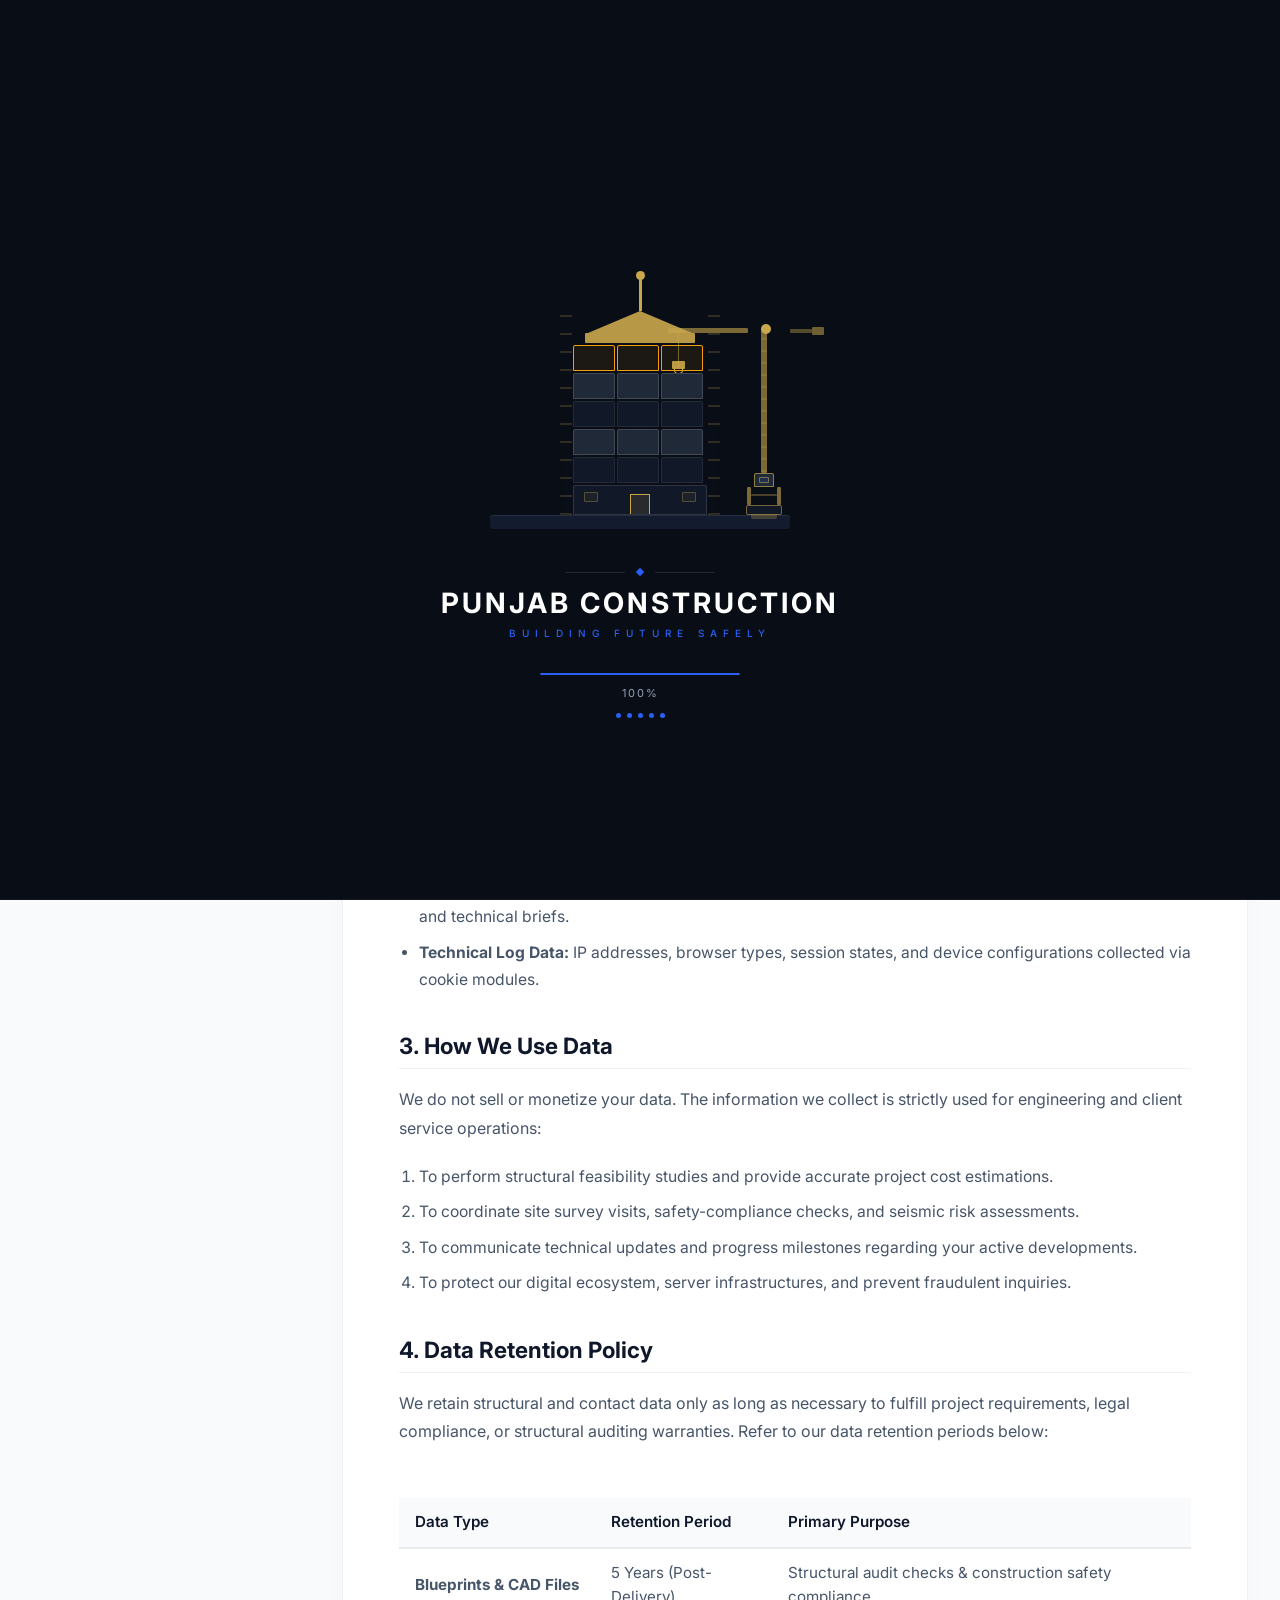
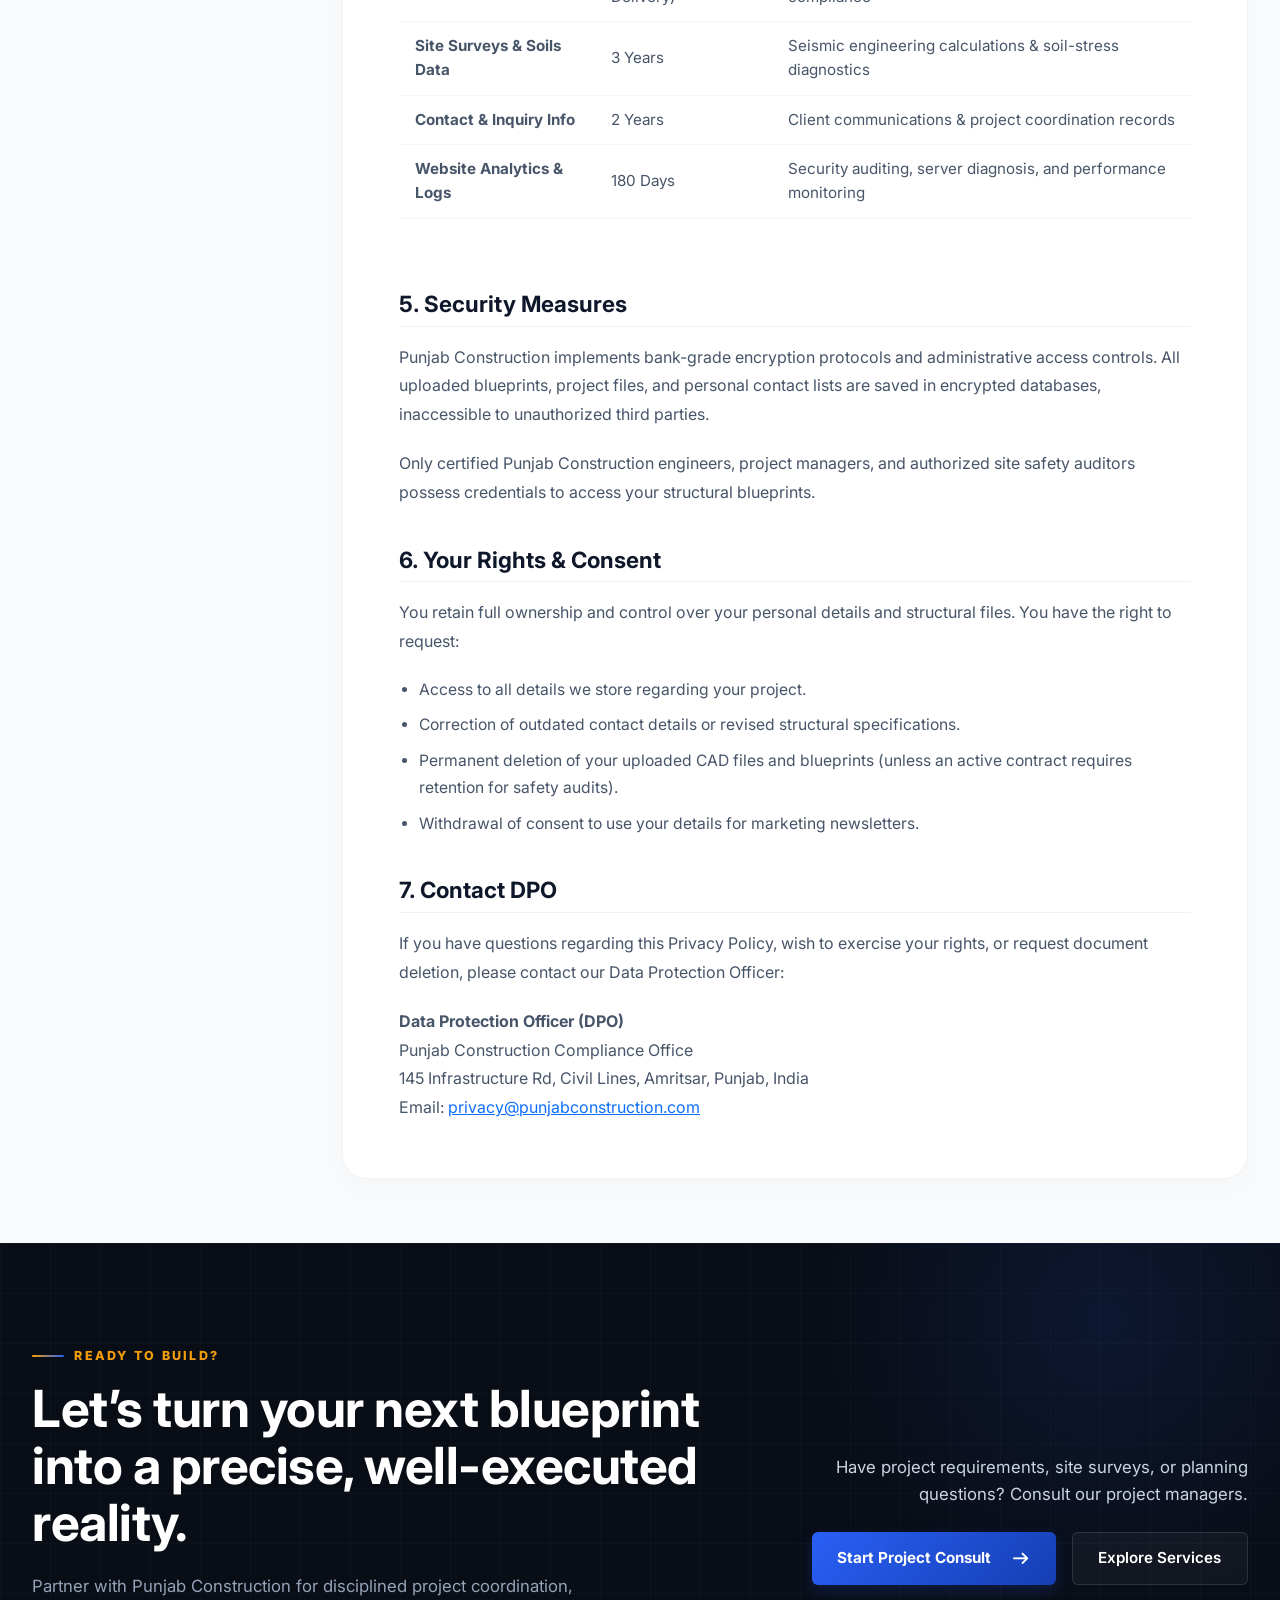
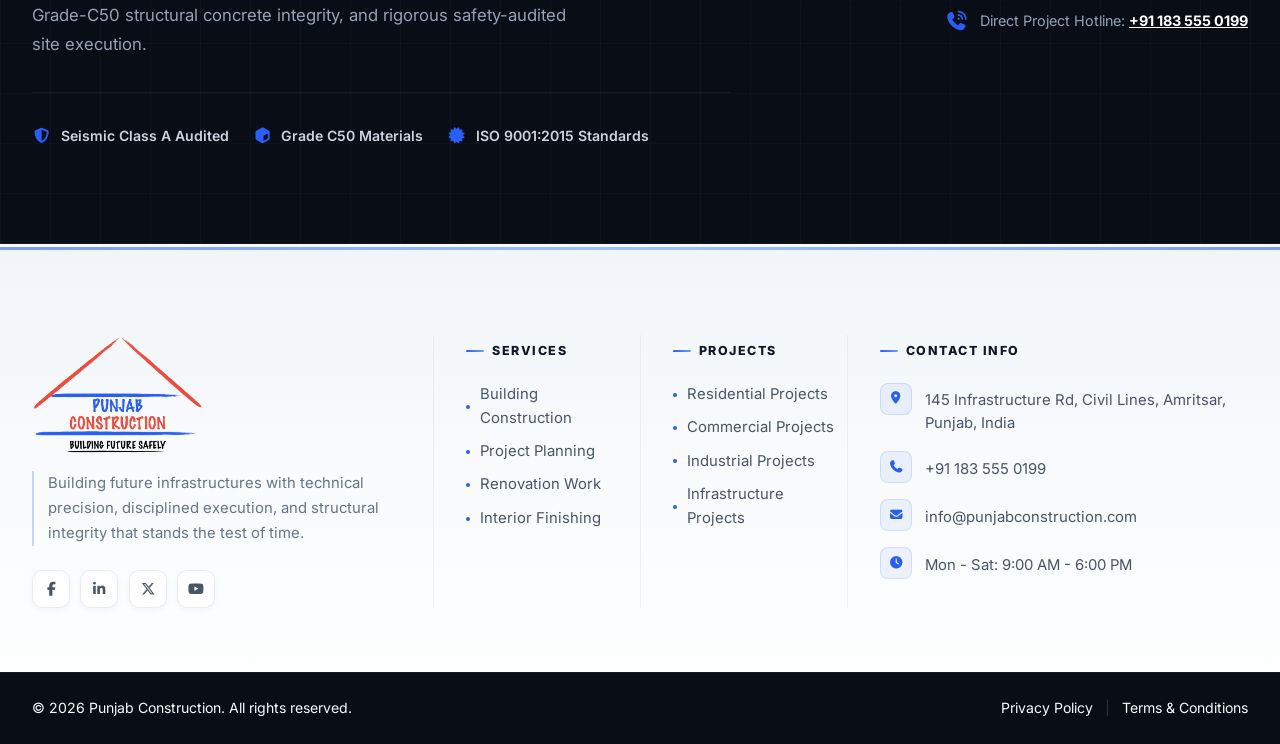
<file: privacy-policy.html>
<!doctype html>
<html lang="en">
    <head>
        <meta charset="UTF-8" />
        <meta name="viewport" content="width=device-width, initial-scale=1.0" />
        <title>
            Punjab Construction - Engineering Precision, Grade-C50 Quality
        </title>
        <meta
            name="description"
            content="Punjab Construction delivers high-security residential, commercial, and industrial builds using AI-assisted structural scanning, seismic safety engineering, and Grade-C50 concrete materials in Punjab, India."
        />
        <meta
            property="og:title"
            content="Punjab Construction - Engineering Precision"
        />
        <meta
            property="og:description"
            content="Disciplined project coordination, seismic safety audits, and premium Grade-C50 material builds across Punjab."
        />
        <meta property="og:type" content="website" />
        <meta property="og:url" content="https://punjabconstruction.com/" />
        <link rel="canonical" href="https://punjabconstruction.com/" />
        <link rel="stylesheet" href="assets/css/bootstrap.min.css" />
        <link rel="stylesheet" href="assets/css/all.min.css" />
        <link rel="stylesheet" href="assets/css/swiper-bundle.min.css" />
        <link rel="stylesheet" href="assets/css/style.css" />
        <link rel="stylesheet" href="assets/css/responsive.css" />
    </head>

    <body class="page-inner loading">
        <!-- Preloader (Full Screen) -->
        <div class="pc-root">
            <div class="pc-stars" id="stars"></div>
            <div class="pc-scene">
                <div class="skyline-bg">
                    <div
                        class="bg-building"
                        style="width: 18px; height: 60px"
                    ></div>
                    <div
                        class="bg-building"
                        style="width: 14px; height: 80px"
                    ></div>
                    <div
                        class="bg-building"
                        style="width: 22px; height: 50px"
                    ></div>
                    <div
                        class="bg-building"
                        style="width: 10px; height: 95px"
                    ></div>
                    <div
                        class="bg-building"
                        style="width: 16px; height: 70px"
                    ></div>
                    <div
                        class="bg-building"
                        style="width: 20px; height: 55px"
                    ></div>
                    <div
                        class="bg-building"
                        style="width: 12px; height: 85px"
                    ></div>
                </div>

                <div class="scaffold-left" id="sl"></div>
                <div class="scaffold-right" id="sr"></div>

                <div class="crane-wrap">
                    <div class="crane-mast">
                        <div class="crane-jib-wrap">
                            <div class="crane-jib">
                                <div class="crane-cable">
                                    <div class="crane-load-block"></div>
                                    <div class="crane-hook"></div>
                                </div>
                            </div>
                            <div class="crane-counter-jib">
                                <div class="crane-counter-weight"></div>
                            </div>
                        </div>
                        <div class="crane-mast-top"></div>
                    </div>
                    <div class="crane-cabin">
                        <div class="crane-cabin-win"></div>
                    </div>
                    <div class="crane-legs">
                        <div class="crane-leg"></div>
                        <div class="crane-leg-cross"></div>
                        <div class="crane-leg"></div>
                    </div>
                    <div class="crane-base-pad"></div>
                </div>

                <div class="building-wrap" id="bwrap">
                    <div class="roof-wrap" id="roof">
                        <div class="spire">
                            <div class="spire-ball"></div>
                        </div>
                        <div class="roof-peak"></div>
                        <div class="roof-deck"></div>
                    </div>
                    <div class="floor-row" id="f5">
                        <div class="fl fl-gold">
                            <div
                                class="win win-sm win-a"
                                style="--wd: 0.2s"
                            ></div>
                            <div
                                class="win win-sm win-b"
                                style="--wd: 1.1s"
                            ></div>
                            <div
                                class="win win-sm win-c"
                                style="--wd: 0.7s"
                            ></div>
                            <div class="floor-band"></div>
                        </div>
                        <div class="fl fl-gold">
                            <div
                                class="win win-sm win-a"
                                style="--wd: 1.5s"
                            ></div>
                            <div
                                class="win win-sm win-b"
                                style="--wd: 0.4s"
                            ></div>
                            <div
                                class="win win-sm win-c"
                                style="--wd: 1.9s"
                            ></div>
                            <div class="floor-band"></div>
                        </div>
                        <div class="fl fl-gold">
                            <div
                                class="win win-sm win-a"
                                style="--wd: 0.9s"
                            ></div>
                            <div
                                class="win win-sm win-b"
                                style="--wd: 2.1s"
                            ></div>
                            <div
                                class="win win-sm win-c"
                                style="--wd: 0.3s"
                            ></div>
                            <div class="floor-band"></div>
                        </div>
                    </div>
                    <div class="floor-row" id="f4">
                        <div class="fl fl-accent">
                            <div
                                class="win win-sm win-a"
                                style="--wd: 0.6s"
                            ></div>
                            <div
                                class="win win-sm win-b"
                                style="--wd: 1.3s"
                            ></div>
                            <div
                                class="win win-sm win-c"
                                style="--wd: 2.2s"
                            ></div>
                        </div>
                        <div class="fl fl-accent">
                            <div
                                class="win win-sm win-a"
                                style="--wd: 1.7s"
                            ></div>
                            <div
                                class="win win-sm win-b"
                                style="--wd: 0.5s"
                            ></div>
                            <div
                                class="win win-sm win-c"
                                style="--wd: 1s"
                            ></div>
                        </div>
                        <div class="fl fl-accent">
                            <div
                                class="win win-sm win-a"
                                style="--wd: 2.4s"
                            ></div>
                            <div
                                class="win win-sm win-b"
                                style="--wd: 0.8s"
                            ></div>
                            <div
                                class="win win-sm win-c"
                                style="--wd: 1.6s"
                            ></div>
                        </div>
                    </div>
                    <div class="floor-row" id="f3">
                        <div class="fl fl-main">
                            <div
                                class="win win-sm win-a"
                                style="--wd: 0.3s"
                            ></div>
                            <div
                                class="win win-sm win-b"
                                style="--wd: 1.8s"
                            ></div>
                            <div
                                class="win win-sm win-c"
                                style="--wd: 0.9s"
                            ></div>
                        </div>
                        <div class="fl fl-main">
                            <div
                                class="win win-sm win-a"
                                style="--wd: 2s"
                            ></div>
                            <div
                                class="win win-sm win-b"
                                style="--wd: 0.6s"
                            ></div>
                            <div
                                class="win win-sm win-c"
                                style="--wd: 1.4s"
                            ></div>
                        </div>
                        <div class="fl fl-main">
                            <div
                                class="win win-sm win-a"
                                style="--wd: 1.1s"
                            ></div>
                            <div
                                class="win win-sm win-b"
                                style="--wd: 2.3s"
                            ></div>
                            <div
                                class="win win-sm win-c"
                                style="--wd: 0.4s"
                            ></div>
                        </div>
                    </div>
                    <div class="floor-row" id="f2">
                        <div class="fl fl-accent">
                            <div
                                class="win win-sm win-a"
                                style="--wd: 1.6s"
                            ></div>
                            <div
                                class="win win-sm win-b"
                                style="--wd: 0.2s"
                            ></div>
                            <div
                                class="win win-sm win-c"
                                style="--wd: 2.5s"
                            ></div>
                        </div>
                        <div class="fl fl-accent">
                            <div
                                class="win win-sm win-a"
                                style="--wd: 0.7s"
                            ></div>
                            <div
                                class="win win-sm win-b"
                                style="--wd: 1.9s"
                            ></div>
                            <div
                                class="win win-sm win-c"
                                style="--wd: 1.2s"
                            ></div>
                        </div>
                        <div class="fl fl-accent">
                            <div
                                class="win win-sm win-a"
                                style="--wd: 2.1s"
                            ></div>
                            <div
                                class="win win-sm win-b"
                                style="--wd: 0.5s"
                            ></div>
                            <div
                                class="win win-sm win-c"
                                style="--wd: 1.7s"
                            ></div>
                        </div>
                    </div>
                    <div class="floor-row" id="f1">
                        <div class="fl fl-main">
                            <div
                                class="win win-sm win-a"
                                style="--wd: 1s"
                            ></div>
                            <div
                                class="win win-sm win-b"
                                style="--wd: 2.2s"
                            ></div>
                            <div
                                class="win win-sm win-c"
                                style="--wd: 0.6s"
                            ></div>
                        </div>
                        <div class="fl fl-main">
                            <div
                                class="win win-sm win-a"
                                style="--wd: 0.4s"
                            ></div>
                            <div
                                class="win win-sm win-b"
                                style="--wd: 1.5s"
                            ></div>
                            <div
                                class="win win-sm win-c"
                                style="--wd: 2.8s"
                            ></div>
                        </div>
                        <div class="fl fl-main">
                            <div
                                class="win win-sm win-a"
                                style="--wd: 1.3s"
                            ></div>
                            <div
                                class="win win-sm win-b"
                                style="--wd: 0.9s"
                            ></div>
                            <div
                                class="win win-sm win-c"
                                style="--wd: 2s"
                            ></div>
                        </div>
                    </div>
                    <div class="lobby" id="lobby">
                        <div class="lobby-win lw-l"></div>
                        <div class="lobby-win lw-r"></div>
                        <div class="lobby-door"></div>
                    </div>
                </div>

                <div class="ground-glow"></div>
                <div class="ground-plate"></div>
                <div
                    class="particle"
                    style="
                        bottom: 16px;
                        left: 110px;
                        --fd: 2.2s;
                        --fl: 0.3s;
                        --fx: 8px;
                    "
                ></div>
                <div
                    class="particle"
                    style="
                        bottom: 16px;
                        left: 155px;
                        --fd: 1.8s;
                        --fl: 1.1s;
                        --fx: -6px;
                    "
                ></div>
                <div
                    class="particle"
                    style="
                        bottom: 16px;
                        left: 185px;
                        --fd: 2.5s;
                        --fl: 0.7s;
                        --fx: 12px;
                    "
                ></div>
                <div
                    class="particle"
                    style="
                        bottom: 16px;
                        left: 130px;
                        --fd: 2s;
                        --fl: 1.8s;
                        --fx: -10px;
                    "
                ></div>
            </div>

            <div class="brand-section">
                <div class="brand-divider">
                    <div class="divider-line"></div>
                    <div class="divider-diamond"></div>
                    <div class="divider-line"></div>
                </div>
                <div class="brand-name">Punjab Construction</div>
                <div class="brand-sub">Building Future Safely</div>
                <div class="progress-track">
                    <div class="progress-fill" id="prog"></div>
                </div>
                <div class="pct-label" id="pct">0%</div>
                <div class="status-dots">
                    <div class="sdot" id="d0"></div>
                    <div class="sdot" id="d1"></div>
                    <div class="sdot" id="d2"></div>
                    <div class="sdot" id="d3"></div>
                    <div class="sdot" id="d4"></div>
                </div>
            </div>
        </div>
        <!-- Site Header -->
        <header class="site-header" role="banner">
            <nav class="navbar navbar-expand-lg site-header__navbar">
                <div class="container">
                    <a class="navbar-brand site-header__logo" href="index.html">
                        <img
                            src="assets/img/logo.png"
                            alt="Punjab Construction Logo"
                            class="site-header__logo-img"
                            width="200"
                            height="65"
                            loading="eager"
                        />
                    </a>

                    <button
                        class="navbar-toggler site-header__toggler"
                        type="button"
                        data-bs-toggle="collapse"
                        data-bs-target="#js-main-nav"
                        aria-controls="js-main-nav"
                        aria-expanded="false"
                        aria-label="Toggle navigation"
                    >
                        <i
                            class="fa-solid fa-bars-staggered"
                            aria-hidden="true"
                        ></i>
                    </button>

                    <div class="collapse navbar-collapse" id="js-main-nav">
                        <ul class="navbar-nav mx-auto site-header__menu">
                            <li class="nav-item">
                                <a
                                    class="nav-link active"
                                    aria-current="page"
                                    href="index.html"
                                    >Home</a
                                >
                            </li>
                            <li class="nav-item">
                                <a class="nav-link" href="about.html"
                                    >About Us</a
                                >
                            </li>
                            <!-- <li class="nav-item dropdown">
                                        <a
                                            class="nav-link dropdown-toggle"
                                            href="#"
                                            role="button"
                                            data-bs-toggle="dropdown"
                                            aria-expanded="false"
                                            >Project
                                            <i
                                                class="fa-solid fa-chevron-down dropdown-chevron"
                                            ></i
                                        ></a>
                                        <ul
                                            class="dropdown-menu site-header__dropdown site-header__dropdown--projects"
                                        >
                                            <li>
                                                <a
                                                    class="dropdown-item"
                                                    href="project-details.html"
                                                >
                                                    <div
                                                        class="dropdown-item__icon-wrapper dropdown-item__icon-wrapper--project"
                                                    >
                                                        <i
                                                            class="fa-solid fa-file-invoice"
                                                            aria-hidden="true"
                                                        ></i>
                                                    </div>
                                                    <div class="dropdown-item__content">
                                                        <span
                                                            class="dropdown-item__title"
                                                            >Project Detail</span
                                                        >
                                                        <span
                                                            class="dropdown-item__desc"
                                                            >Detailed case study &
                                                            specifications</span
                                                        >
                                                    </div>
                                                </a>
                                            </li>
                                            <li>
                                                <a
                                                    class="dropdown-item"
                                                    href="project-details.html"
                                                >
                                                    <div
                                                        class="dropdown-item__icon-wrapper dropdown-item__icon-wrapper--project"
                                                    >
                                                        <i
                                                            class="fa-solid fa-helmet-safety"
                                                            aria-hidden="true"
                                                        ></i>
                                                    </div>
                                                    <div class="dropdown-item__content">
                                                        <span
                                                            class="dropdown-item__title"
                                                            >Ongoing Projects</span
                                                        >
                                                        <span
                                                            class="dropdown-item__desc"
                                                            >Active developments and
                                                            site work</span
                                                        >
                                                    </div>
                                                </a>
                                            </li>
                                            <li>
                                                <a
                                                    class="dropdown-item"
                                                    href="project-details.html"
                                                >
                                                    <div
                                                        class="dropdown-item__icon-wrapper dropdown-item__icon-wrapper--project"
                                                    >
                                                        <i
                                                            class="fa-solid fa-building-circle-check"
                                                            aria-hidden="true"
                                                        ></i>
                                                    </div>
                                                    <div class="dropdown-item__content">
                                                        <span
                                                            class="dropdown-item__title"
                                                            >Completed Projects</span
                                                        >
                                                        <span
                                                            class="dropdown-item__desc"
                                                            >Finished landmarks &
                                                            delivered keys</span
                                                        >
                                                    </div>
                                                </a>
                                            </li>
                                            <li>
                                                <a
                                                    class="dropdown-item"
                                                    href="project-details.html"
                                                >
                                                    <div
                                                        class="dropdown-item__icon-wrapper dropdown-item__icon-wrapper--project"
                                                    >
                                                        <i
                                                            class="fa-solid fa-house-chimney"
                                                            aria-hidden="true"
                                                        ></i>
                                                    </div>
                                                    <div class="dropdown-item__content">
                                                        <span
                                                            class="dropdown-item__title"
                                                            >Residential Projects</span
                                                        >
                                                        <span
                                                            class="dropdown-item__desc"
                                                            >Premium villas and modern
                                                            apartments</span
                                                        >
                                                    </div>
                                                </a>
                                            </li>
                                            <li>
                                                <a
                                                    class="dropdown-item"
                                                    href="project-details.html"
                                                >
                                                    <div
                                                        class="dropdown-item__icon-wrapper dropdown-item__icon-wrapper--project"
                                                    >
                                                        <i
                                                            class="fa-solid fa-industry"
                                                            aria-hidden="true"
                                                        ></i>
                                                    </div>
                                                    <div class="dropdown-item__content">
                                                        <span
                                                            class="dropdown-item__title"
                                                            >Industrial Projects</span
                                                        >
                                                        <span
                                                            class="dropdown-item__desc"
                                                            >Factories, warehouses &
                                                            heavy plants</span
                                                        >
                                                    </div>
                                                </a>
                                            </li>
                                        </ul>
                                    </li> -->
                            <li class="nav-item">
                                <a class="nav-link" href="projects.html"
                                    >Projects</a
                                >
                            </li>
                            <li class="nav-item">
                                <a class="nav-link" href="services.html"
                                    >Services</a
                                >
                            </li>
                            <li class="nav-item">
                                <a class="nav-link" href="management.html"
                                    >Our Team</a
                                >
                            </li>
                            <li class="nav-item">
                                <a class="nav-link" href="contact-us.html"
                                    >Contact Us</a
                                >
                            </li>
                        </ul>

                        <div
                            class="d-flex align-items-center gap-3 site-header__actions"
                        >
                            <a href="contact-us.html" class="site-header__cta">
                                Get a Quote
                                <i
                                    class="fa-solid fa-arrow-right ms-1"
                                    aria-hidden="true"
                                ></i>
                            </a>
                        </div>
                    </div>
                </div>
            </nav>
        </header>

        <!-- Breadcrumbs -->
        <section class="breadcrumbs-sec" aria-label="Breadcrumbs">
            <div class="container">
                <nav aria-label="breadcrumb" class="pc-breadcrumbs-nav">
                    <ol class="pc-breadcrumbs">
                        <li class="pc-breadcrumb-item">
                            <a href="index.html" class="pc-breadcrumb-link">
                                <i
                                    class="fa-solid fa-house pc-breadcrumb-icon"
                                ></i>
                                <span>Home</span>
                            </a>
                        </li>
                        <li class="pc-breadcrumb-separator" aria-hidden="true">
                            <i class="fa-solid fa-chevron-right"></i>
                        </li>
                        <li
                            class="pc-breadcrumb-item active"
                            aria-current="page"
                        >
                            <span class="pc-breadcrumb-current"
                                >Privacy Policy</span
                            >
                        </li>
                    </ol>
                </nav>
            </div>
        </section>
        <!-- Main Content Section -->
        <main id="main-content" aria-label="Privacy Policy content">
            <section
                class="about-section about-section--light legal-section-wrap"
                aria-labelledby="privacy-title"
            >
                <div class="container legal-container">
                    <div class="row">
                        <!-- Left Sticky Sidebar Navigation -->
                        <div class="col-lg-3 d-none d-lg-block">
                            <div class="legal-sidebar">
                                <nav
                                    class="legal-nav"
                                    aria-label="Privacy Policy Sections"
                                >
                                    <a
                                        href="#introduction"
                                        class="legal-nav__link active"
                                        >1. Introduction</a
                                    >
                                    <a
                                        href="#information-collection"
                                        class="legal-nav__link"
                                        >2. Information We Collect</a
                                    >
                                    <a
                                        href="#information-usage"
                                        class="legal-nav__link"
                                        >3. How We Use Data</a
                                    >
                                    <a
                                        href="#data-retention"
                                        class="legal-nav__link"
                                        >4. Data Retention Policy</a
                                    >
                                    <a
                                        href="#security-measures"
                                        class="legal-nav__link"
                                        >5. Security Measures</a
                                    >
                                    <a
                                        href="#user-rights"
                                        class="legal-nav__link"
                                        >6. Your Rights & Consent</a
                                    >
                                    <a
                                        href="#contact-dpo"
                                        class="legal-nav__link"
                                        >7. Contact DPO</a
                                    >
                                </nav>
                            </div>
                        </div>

                        <!-- Right Main Content Area -->
                        <div class="col-lg-9 col-md-12">
                            <article class="legal-content">
                                <h1 id="privacy-title">Privacy Policy</h1>
                                <div class="legal-meta">
                                    <span class="legal-meta__item"
                                        ><i
                                            class="fa-solid fa-calendar-days"
                                        ></i>
                                        Last Updated: June 2026</span
                                    >
                                    <span class="legal-meta__item"
                                        ><i
                                            class="fa-solid fa-shield-halved"
                                        ></i>
                                        Version: 1.0 (Secure Grade)</span
                                    >
                                </div>

                                <section id="introduction">
                                    <h2>1. Introduction</h2>
                                    <p>
                                        Welcome to Punjab Construction. We are
                                        committed to protecting your personal
                                        data, site surveys, structural files,
                                        and blueprints. This Privacy Policy
                                        explains how we collect, process, and
                                        safeguard the information you provide
                                        when using our website, requesting
                                        estimators, or uploading planning
                                        documents.
                                    </p>
                                    <p>
                                        We operate in strict accordance with the
                                        Information Technology Act, 2000 of
                                        India, and applicable global data
                                        protection standards. Your trust in our
                                        engineering discipline extends to how we
                                        handle your digital assets.
                                    </p>
                                </section>

                                <section id="information-collection">
                                    <h2>2. Information We Collect</h2>
                                    <p>
                                        When you interact with our
                                        website—specifically our inquiry
                                        forms—we may collect personal and
                                        technical project details, including:
                                    </p>
                                    <ul>
                                        <li>
                                            <strong
                                                >Identity & Contact
                                                Info:</strong
                                            >
                                            Your full name, email address, and
                                            phone number.
                                        </li>
                                        <li>
                                            <strong
                                                >Project Specifications:</strong
                                            >
                                            Site location, intended structural
                                            type (residential, commercial,
                                            industrial), and service
                                            preferences.
                                        </li>
                                        <li>
                                            <strong>Uploaded Documents:</strong>
                                            CAD blueprints, structural design
                                            layouts, architectural drafts, site
                                            survey sheets, and technical briefs.
                                        </li>
                                        <li>
                                            <strong>Technical Log Data:</strong>
                                            IP addresses, browser types, session
                                            states, and device configurations
                                            collected via cookie modules.
                                        </li>
                                    </ul>
                                </section>

                                <section id="information-usage">
                                    <h2>3. How We Use Data</h2>
                                    <p>
                                        We do not sell or monetize your data.
                                        The information we collect is strictly
                                        used for engineering and client service
                                        operations:
                                    </p>
                                    <ol>
                                        <li>
                                            To perform structural feasibility
                                            studies and provide accurate project
                                            cost estimations.
                                        </li>
                                        <li>
                                            To coordinate site survey visits,
                                            safety-compliance checks, and
                                            seismic risk assessments.
                                        </li>
                                        <li>
                                            To communicate technical updates and
                                            progress milestones regarding your
                                            active developments.
                                        </li>
                                        <li>
                                            To protect our digital ecosystem,
                                            server infrastructures, and prevent
                                            fraudulent inquiries.
                                        </li>
                                    </ol>
                                </section>

                                <section id="data-retention">
                                    <h2>4. Data Retention Policy</h2>
                                    <p>
                                        We retain structural and contact data
                                        only as long as necessary to fulfill
                                        project requirements, legal compliance,
                                        or structural auditing warranties. Refer
                                        to our data retention periods below:
                                    </p>

                                    <div class="table-responsive">
                                        <table>
                                            <thead>
                                                <tr>
                                                    <th>Data Type</th>
                                                    <th>Retention Period</th>
                                                    <th>Primary Purpose</th>
                                                </tr>
                                            </thead>
                                            <tbody>
                                                <tr>
                                                    <td>
                                                        <strong
                                                            >Blueprints & CAD
                                                            Files</strong
                                                        >
                                                    </td>
                                                    <td>
                                                        5 Years (Post-Delivery)
                                                    </td>
                                                    <td>
                                                        Structural audit checks
                                                        & construction safety
                                                        compliance
                                                    </td>
                                                </tr>
                                                <tr>
                                                    <td>
                                                        <strong
                                                            >Site Surveys &
                                                            Soils Data</strong
                                                        >
                                                    </td>
                                                    <td>3 Years</td>
                                                    <td>
                                                        Seismic engineering
                                                        calculations &
                                                        soil-stress diagnostics
                                                    </td>
                                                </tr>
                                                <tr>
                                                    <td>
                                                        <strong
                                                            >Contact & Inquiry
                                                            Info</strong
                                                        >
                                                    </td>
                                                    <td>2 Years</td>
                                                    <td>
                                                        Client communications &
                                                        project coordination
                                                        records
                                                    </td>
                                                </tr>
                                                <tr>
                                                    <td>
                                                        <strong
                                                            >Website Analytics &
                                                            Logs</strong
                                                        >
                                                    </td>
                                                    <td>180 Days</td>
                                                    <td>
                                                        Security auditing,
                                                        server diagnosis, and
                                                        performance monitoring
                                                    </td>
                                                </tr>
                                            </tbody>
                                        </table>
                                    </div>
                                </section>

                                <section id="security-measures">
                                    <h2>5. Security Measures</h2>
                                    <p>
                                        Punjab Construction implements
                                        bank-grade encryption protocols and
                                        administrative access controls. All
                                        uploaded blueprints, project files, and
                                        personal contact lists are saved in
                                        encrypted databases, inaccessible to
                                        unauthorized third parties.
                                    </p>
                                    <p>
                                        Only certified Punjab Construction
                                        engineers, project managers, and
                                        authorized site safety auditors possess
                                        credentials to access your structural
                                        blueprints.
                                    </p>
                                </section>

                                <section id="user-rights">
                                    <h2>6. Your Rights & Consent</h2>
                                    <p>
                                        You retain full ownership and control
                                        over your personal details and
                                        structural files. You have the right to
                                        request:
                                    </p>
                                    <ul>
                                        <li>
                                            Access to all details we store
                                            regarding your project.
                                        </li>
                                        <li>
                                            Correction of outdated contact
                                            details or revised structural
                                            specifications.
                                        </li>
                                        <li>
                                            Permanent deletion of your uploaded
                                            CAD files and blueprints (unless an
                                            active contract requires retention
                                            for safety audits).
                                        </li>
                                        <li>
                                            Withdrawal of consent to use your
                                            details for marketing newsletters.
                                        </li>
                                    </ul>
                                </section>

                                <section id="contact-dpo">
                                    <h2>7. Contact DPO</h2>
                                    <p>
                                        If you have questions regarding this
                                        Privacy Policy, wish to exercise your
                                        rights, or request document deletion,
                                        please contact our Data Protection
                                        Officer:
                                    </p>
                                    <p class="mb-0">
                                        <strong
                                            >Data Protection Officer
                                            (DPO)</strong
                                        ><br />
                                        Punjab Construction Compliance Office<br />
                                        145 Infrastructure Rd, Civil Lines,
                                        Amritsar, Punjab, India<br />
                                        Email:
                                        <a
                                            href="mailto:privacy@punjabconstruction.com"
                                            >privacy@punjabconstruction.com</a
                                        >
                                    </p>
                                </section>
                            </article>
                        </div>
                    </div>
                </div>
            </section>
        </main>
        <!-- CTA Section (Dark Theme Redesigned - Clean & Flat) -->
        <section class="cta-section" aria-labelledby="cta-section-title">
            <!-- Cyber Grid & Glowing Orb Background Elements -->
            <div class="cta-section__grid-pattern" aria-hidden="true"></div>
            <div class="cta-section__glow-orb" aria-hidden="true"></div>

            <div class="container position-relative cta-section__container">
                <div class="row align-items-center gy-5">
                    <!-- Content Side -->
                    <div class="col-lg-7">
                        <span class="cta-section__eyebrow"
                            >Ready to Build?</span
                        >
                        <h2 id="cta-section-title" class="cta-section__title">
                            Let’s turn your next blueprint into a precise,
                            well-executed reality.
                        </h2>
                        <p class="cta-section__text">
                            Partner with Punjab Construction for disciplined
                            project coordination, Grade-C50 structural concrete
                            integrity, and rigorous safety-audited site
                            execution.
                        </p>

                        <!-- Trust Badges Checklist -->
                        <div
                            class="cta-section__badges d-flex flex-wrap gap-4 mt-4"
                        >
                            <div class="cta-section__badge-item">
                                <i
                                    class="fa-solid fa-shield-halved"
                                    aria-hidden="true"
                                ></i>
                                <span>Seismic Class A Audited</span>
                            </div>
                            <div class="cta-section__badge-item">
                                <i
                                    class="fa-solid fa-cube"
                                    aria-hidden="true"
                                ></i>
                                <span>Grade C50 Materials</span>
                            </div>
                            <div class="cta-section__badge-item">
                                <i
                                    class="fa-solid fa-certificate"
                                    aria-hidden="true"
                                ></i>
                                <span>ISO 9001:2015 Standards</span>
                            </div>
                        </div>
                    </div>

                    <!-- Action Side -->
                    <div class="col-lg-5 text-lg-end">
                        <div
                            class="cta-section__action-area text-start text-lg-end"
                        >
                            <p class="cta-section__action-desc mb-4">
                                Have project requirements, site surveys, or
                                planning questions? Consult our project
                                managers.
                            </p>
                            <div
                                class="d-flex flex-column flex-sm-row gap-3 justify-content-lg-end"
                            >
                                <a
                                    href="contact-us.html"
                                    class="btn-cta-primary"
                                >
                                    <span>Start Project Consult</span>
                                    <i
                                        class="fa-solid fa-arrow-right ms-2"
                                        aria-hidden="true"
                                    ></i>
                                </a>
                                <a
                                    href="services.html"
                                    class="btn-cta-secondary"
                                >
                                    <span>Explore Services</span>
                                </a>
                            </div>
                            <div
                                class="cta-section__support-note justify-content-start justify-content-lg-end mt-4"
                            >
                                <i
                                    class="fa-solid fa-phone-volume cta-section__hotline-icon"
                                    aria-hidden="true"
                                ></i>
                                <span
                                    >Direct Project Hotline:
                                    <a
                                        href="tel:+911835550199"
                                        class="text-white fw-bold"
                                        >+91 183 555 0199</a
                                    ></span
                                >
                            </div>
                        </div>
                    </div>
                </div>
            </div>
        </section>
        <!-- Site Footer -->
        <footer class="site-footer" role="contentinfo">
            <div class="container">
                <div class="row gy-4">
                    <!-- Column 1: About -->
                    <div class="col-lg-4 col-md-6">
                        <div class="site-footer__brand">
                            <img
                                src="assets/img/logo.png"
                                alt="Punjab Construction Logo"
                                class="site-footer__logo-img"
                                width="180"
                                height="58"
                                loading="lazy"
                            />
                            <p class="site-footer__about-text mt-3">
                                Building future infrastructures with technical
                                precision, disciplined execution, and structural
                                integrity that stands the test of time.
                            </p>
                            <div class="site-footer__socials mt-3">
                                <a
                                    href="https://facebook.com"
                                    aria-label="Facebook"
                                    rel="noopener noreferrer"
                                    target="_blank"
                                    ><i class="fa-brands fa-facebook-f"></i
                                ></a>
                                <a
                                    href="https://linkedin.com"
                                    aria-label="LinkedIn"
                                    rel="noopener noreferrer"
                                    target="_blank"
                                    ><i class="fa-brands fa-linkedin-in"></i
                                ></a>
                                <a
                                    href="https://twitter.com"
                                    aria-label="Twitter / X"
                                    rel="noopener noreferrer"
                                    target="_blank"
                                    ><i class="fa-brands fa-x-twitter"></i
                                ></a>
                                <a
                                    href="https://youtube.com"
                                    aria-label="YouTube"
                                    rel="noopener noreferrer"
                                    target="_blank"
                                    ><i class="fa-brands fa-youtube"></i
                                ></a>
                            </div>
                        </div>
                    </div>

                    <!-- Column 2: Services -->
                    <div class="col-lg-2 col-md-6 col-6">
                        <h4 class="site-footer__title">Services</h4>
                        <ul class="site-footer__links">
                            <li>
                                <a href="services-details.html"
                                    >Building Construction</a
                                >
                            </li>
                            <li>
                                <a href="services-details.html"
                                    >Project Planning</a
                                >
                            </li>
                            <li>
                                <a href="services-details.html"
                                    >Renovation Work</a
                                >
                            </li>
                            <li>
                                <a href="services-details.html"
                                    >Interior Finishing</a
                                >
                            </li>
                        </ul>
                    </div>

                    <!-- Column 3: Projects -->
                    <div class="col-lg-2 col-md-6 col-6">
                        <h4 class="site-footer__title">Projects</h4>
                        <ul class="site-footer__links">
                            <li>
                                <a href="project-details.html"
                                    >Residential Projects</a
                                >
                            </li>
                            <li>
                                <a href="project-details.html"
                                    >Commercial Projects</a
                                >
                            </li>
                            <li>
                                <a href="project-details.html"
                                    >Industrial Projects</a
                                >
                            </li>
                            <li>
                                <a href="project-details.html"
                                    >Infrastructure Projects</a
                                >
                            </li>
                        </ul>
                    </div>

                    <!-- Column 4: Contact Info -->
                    <div class="col-lg-4 col-md-6">
                        <h4 class="site-footer__title">Contact Info</h4>
                        <ul class="site-footer__contact">
                            <li>
                                <i class="fa-solid fa-location-dot"></i>
                                <span
                                    >145 Infrastructure Rd, Civil Lines,
                                    Amritsar, Punjab, India</span
                                >
                            </li>
                            <li>
                                <i class="fa-solid fa-phone"></i>
                                <a href="tel:+911835550199">+91 183 555 0199</a>
                            </li>
                            <li>
                                <i class="fa-solid fa-envelope"></i>
                                <a href="mailto:info@punjabconstruction.com"
                                    >info@punjabconstruction.com</a
                                >
                            </li>
                            <li>
                                <i class="fa-solid fa-clock"></i>
                                <span>Mon - Sat: 9:00 AM - 6:00 PM</span>
                            </li>
                        </ul>
                    </div>
                </div>
            </div>

            <!-- Copyright Section -->
            <div class="site-footer__bottom">
                <div class="container">
                    <div class="row align-items-center">
                        <div class="col-md-6 text-center text-md-start">
                            <p class="site-footer__copy mb-md-0">
                                &copy; 2026 Punjab Construction. All rights
                                reserved.
                            </p>
                        </div>
                        <div class="col-md-6 text-center text-md-end">
                            <div class="site-footer__legal-links">
                                <a href="privacy-policy.html">Privacy Policy</a>
                                <span class="divider">|</span>
                                <a href="terms-conditions.html"
                                    >Terms &amp; Conditions</a
                                >
                            </div>
                        </div>
                    </div>
                </div>
            </div>
        </footer>

        <script src="assets/js/bootstrap.bundle.min.js"></script>
        <script src="assets/js/gsap.min.js"></script>
        <script src="assets/js/ScrollTrigger.min.js"></script>
        <script src="assets/js/swiper-bundle.min.js"></script>
        <script src="assets/js/main.js"></script>
    </body>
</html>
</file>
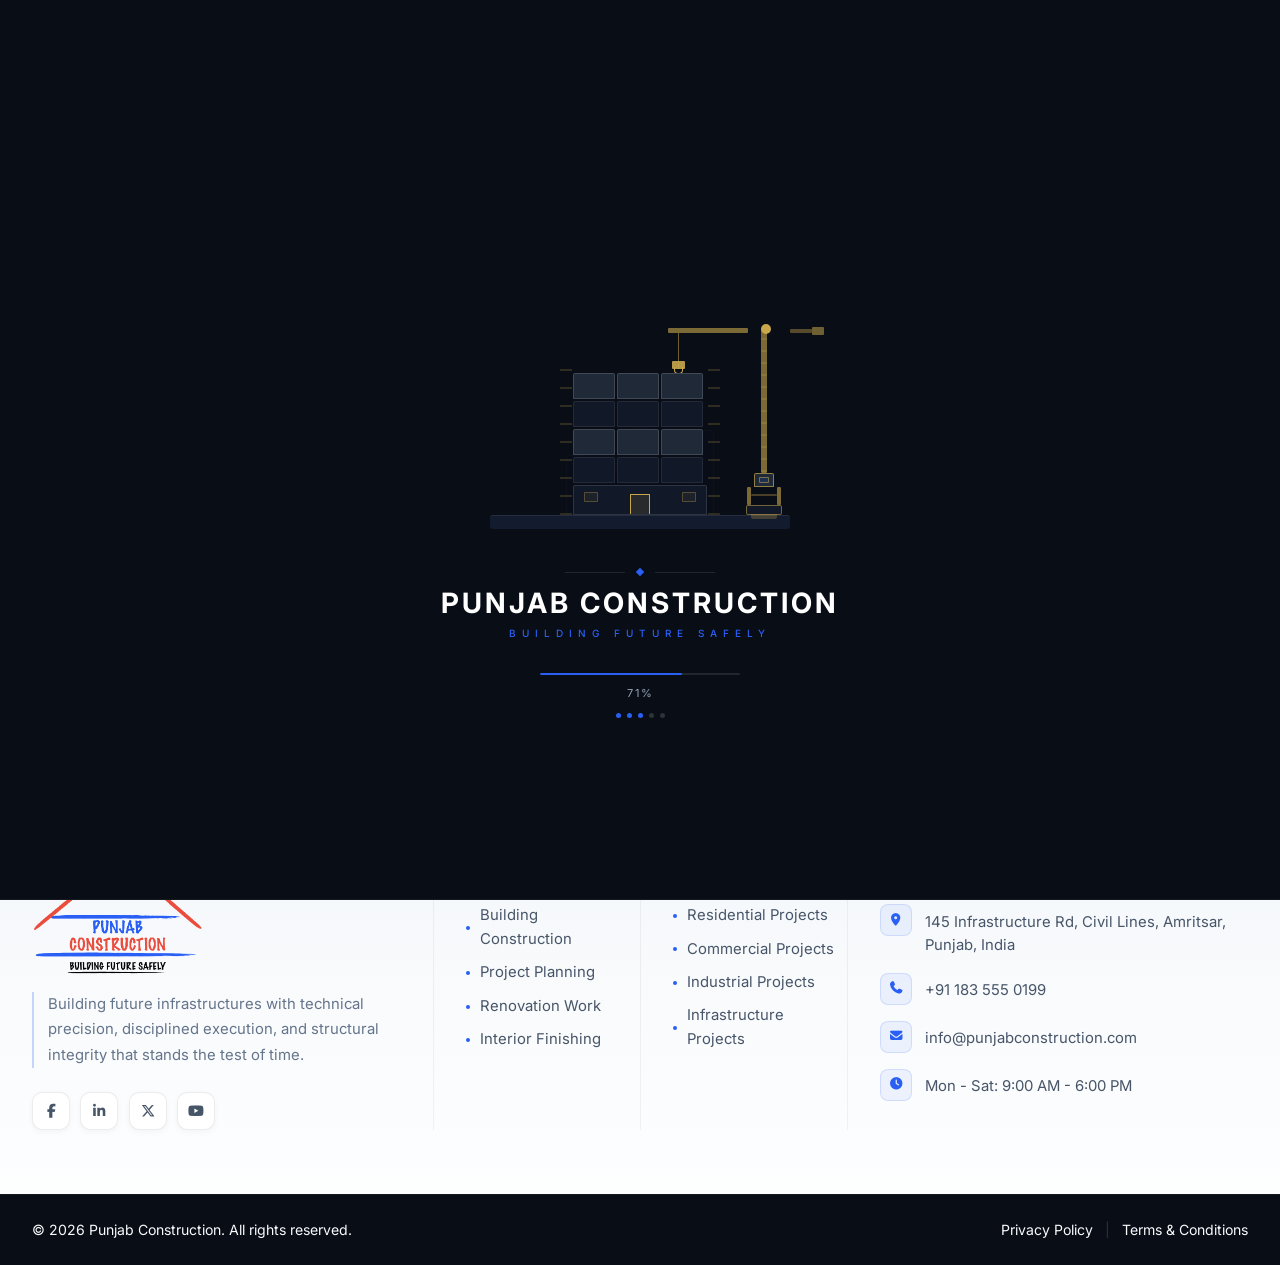
<file: project-details.html>
<!doctype html>
<html lang="en">
    <head>
        <meta charset="UTF-8" />
        <meta name="viewport" content="width=device-width, initial-scale=1.0" />
        <title>
            Punjab Construction - Engineering Precision, Grade-C50 Quality
        </title>
        <meta
            name="description"
            content="Punjab Construction delivers high-security residential, commercial, and industrial builds using AI-assisted structural scanning, seismic safety engineering, and Grade-C50 concrete materials in Punjab, India."
        />
        <meta
            property="og:title"
            content="Punjab Construction - Engineering Precision"
        />
        <meta
            property="og:description"
            content="Disciplined project coordination, seismic safety audits, and premium Grade-C50 material builds across Punjab."
        />
        <meta property="og:type" content="website" />
        <meta property="og:url" content="https://punjabconstruction.com/" />
        <link rel="canonical" href="https://punjabconstruction.com/" />
        <link rel="stylesheet" href="assets/css/bootstrap.min.css" />
        <link rel="stylesheet" href="assets/css/all.min.css" />
        <link rel="stylesheet" href="assets/css/swiper-bundle.min.css" />
        <link rel="stylesheet" href="assets/css/style.css" />
        <link rel="stylesheet" href="assets/css/responsive.css" />
    </head>

    <body class="page-inner loading">
        <!-- Preloader (Full Screen) -->
        <div class="pc-root">
            <div class="pc-stars" id="stars"></div>
            <div class="pc-scene">
                <div class="skyline-bg">
                    <div
                        class="bg-building"
                        style="width: 18px; height: 60px"
                    ></div>
                    <div
                        class="bg-building"
                        style="width: 14px; height: 80px"
                    ></div>
                    <div
                        class="bg-building"
                        style="width: 22px; height: 50px"
                    ></div>
                    <div
                        class="bg-building"
                        style="width: 10px; height: 95px"
                    ></div>
                    <div
                        class="bg-building"
                        style="width: 16px; height: 70px"
                    ></div>
                    <div
                        class="bg-building"
                        style="width: 20px; height: 55px"
                    ></div>
                    <div
                        class="bg-building"
                        style="width: 12px; height: 85px"
                    ></div>
                </div>

                <div class="scaffold-left" id="sl"></div>
                <div class="scaffold-right" id="sr"></div>

                <div class="crane-wrap">
                    <div class="crane-mast">
                        <div class="crane-jib-wrap">
                            <div class="crane-jib">
                                <div class="crane-cable">
                                    <div class="crane-load-block"></div>
                                    <div class="crane-hook"></div>
                                </div>
                            </div>
                            <div class="crane-counter-jib">
                                <div class="crane-counter-weight"></div>
                            </div>
                        </div>
                        <div class="crane-mast-top"></div>
                    </div>
                    <div class="crane-cabin">
                        <div class="crane-cabin-win"></div>
                    </div>
                    <div class="crane-legs">
                        <div class="crane-leg"></div>
                        <div class="crane-leg-cross"></div>
                        <div class="crane-leg"></div>
                    </div>
                    <div class="crane-base-pad"></div>
                </div>

                <div class="building-wrap" id="bwrap">
                    <div class="roof-wrap" id="roof">
                        <div class="spire">
                            <div class="spire-ball"></div>
                        </div>
                        <div class="roof-peak"></div>
                        <div class="roof-deck"></div>
                    </div>
                    <div class="floor-row" id="f5">
                        <div class="fl fl-gold">
                            <div
                                class="win win-sm win-a"
                                style="--wd: 0.2s"
                            ></div>
                            <div
                                class="win win-sm win-b"
                                style="--wd: 1.1s"
                            ></div>
                            <div
                                class="win win-sm win-c"
                                style="--wd: 0.7s"
                            ></div>
                            <div class="floor-band"></div>
                        </div>
                        <div class="fl fl-gold">
                            <div
                                class="win win-sm win-a"
                                style="--wd: 1.5s"
                            ></div>
                            <div
                                class="win win-sm win-b"
                                style="--wd: 0.4s"
                            ></div>
                            <div
                                class="win win-sm win-c"
                                style="--wd: 1.9s"
                            ></div>
                            <div class="floor-band"></div>
                        </div>
                        <div class="fl fl-gold">
                            <div
                                class="win win-sm win-a"
                                style="--wd: 0.9s"
                            ></div>
                            <div
                                class="win win-sm win-b"
                                style="--wd: 2.1s"
                            ></div>
                            <div
                                class="win win-sm win-c"
                                style="--wd: 0.3s"
                            ></div>
                            <div class="floor-band"></div>
                        </div>
                    </div>
                    <div class="floor-row" id="f4">
                        <div class="fl fl-accent">
                            <div
                                class="win win-sm win-a"
                                style="--wd: 0.6s"
                            ></div>
                            <div
                                class="win win-sm win-b"
                                style="--wd: 1.3s"
                            ></div>
                            <div
                                class="win win-sm win-c"
                                style="--wd: 2.2s"
                            ></div>
                        </div>
                        <div class="fl fl-accent">
                            <div
                                class="win win-sm win-a"
                                style="--wd: 1.7s"
                            ></div>
                            <div
                                class="win win-sm win-b"
                                style="--wd: 0.5s"
                            ></div>
                            <div
                                class="win win-sm win-c"
                                style="--wd: 1s"
                            ></div>
                        </div>
                        <div class="fl fl-accent">
                            <div
                                class="win win-sm win-a"
                                style="--wd: 2.4s"
                            ></div>
                            <div
                                class="win win-sm win-b"
                                style="--wd: 0.8s"
                            ></div>
                            <div
                                class="win win-sm win-c"
                                style="--wd: 1.6s"
                            ></div>
                        </div>
                    </div>
                    <div class="floor-row" id="f3">
                        <div class="fl fl-main">
                            <div
                                class="win win-sm win-a"
                                style="--wd: 0.3s"
                            ></div>
                            <div
                                class="win win-sm win-b"
                                style="--wd: 1.8s"
                            ></div>
                            <div
                                class="win win-sm win-c"
                                style="--wd: 0.9s"
                            ></div>
                        </div>
                        <div class="fl fl-main">
                            <div
                                class="win win-sm win-a"
                                style="--wd: 2s"
                            ></div>
                            <div
                                class="win win-sm win-b"
                                style="--wd: 0.6s"
                            ></div>
                            <div
                                class="win win-sm win-c"
                                style="--wd: 1.4s"
                            ></div>
                        </div>
                        <div class="fl fl-main">
                            <div
                                class="win win-sm win-a"
                                style="--wd: 1.1s"
                            ></div>
                            <div
                                class="win win-sm win-b"
                                style="--wd: 2.3s"
                            ></div>
                            <div
                                class="win win-sm win-c"
                                style="--wd: 0.4s"
                            ></div>
                        </div>
                    </div>
                    <div class="floor-row" id="f2">
                        <div class="fl fl-accent">
                            <div
                                class="win win-sm win-a"
                                style="--wd: 1.6s"
                            ></div>
                            <div
                                class="win win-sm win-b"
                                style="--wd: 0.2s"
                            ></div>
                            <div
                                class="win win-sm win-c"
                                style="--wd: 2.5s"
                            ></div>
                        </div>
                        <div class="fl fl-accent">
                            <div
                                class="win win-sm win-a"
                                style="--wd: 0.7s"
                            ></div>
                            <div
                                class="win win-sm win-b"
                                style="--wd: 1.9s"
                            ></div>
                            <div
                                class="win win-sm win-c"
                                style="--wd: 1.2s"
                            ></div>
                        </div>
                        <div class="fl fl-accent">
                            <div
                                class="win win-sm win-a"
                                style="--wd: 2.1s"
                            ></div>
                            <div
                                class="win win-sm win-b"
                                style="--wd: 0.5s"
                            ></div>
                            <div
                                class="win win-sm win-c"
                                style="--wd: 1.7s"
                            ></div>
                        </div>
                    </div>
                    <div class="floor-row" id="f1">
                        <div class="fl fl-main">
                            <div
                                class="win win-sm win-a"
                                style="--wd: 1s"
                            ></div>
                            <div
                                class="win win-sm win-b"
                                style="--wd: 2.2s"
                            ></div>
                            <div
                                class="win win-sm win-c"
                                style="--wd: 0.6s"
                            ></div>
                        </div>
                        <div class="fl fl-main">
                            <div
                                class="win win-sm win-a"
                                style="--wd: 0.4s"
                            ></div>
                            <div
                                class="win win-sm win-b"
                                style="--wd: 1.5s"
                            ></div>
                            <div
                                class="win win-sm win-c"
                                style="--wd: 2.8s"
                            ></div>
                        </div>
                        <div class="fl fl-main">
                            <div
                                class="win win-sm win-a"
                                style="--wd: 1.3s"
                            ></div>
                            <div
                                class="win win-sm win-b"
                                style="--wd: 0.9s"
                            ></div>
                            <div
                                class="win win-sm win-c"
                                style="--wd: 2s"
                            ></div>
                        </div>
                    </div>
                    <div class="lobby" id="lobby">
                        <div class="lobby-win lw-l"></div>
                        <div class="lobby-win lw-r"></div>
                        <div class="lobby-door"></div>
                    </div>
                </div>

                <div class="ground-glow"></div>
                <div class="ground-plate"></div>
                <div
                    class="particle"
                    style="
                        bottom: 16px;
                        left: 110px;
                        --fd: 2.2s;
                        --fl: 0.3s;
                        --fx: 8px;
                    "
                ></div>
                <div
                    class="particle"
                    style="
                        bottom: 16px;
                        left: 155px;
                        --fd: 1.8s;
                        --fl: 1.1s;
                        --fx: -6px;
                    "
                ></div>
                <div
                    class="particle"
                    style="
                        bottom: 16px;
                        left: 185px;
                        --fd: 2.5s;
                        --fl: 0.7s;
                        --fx: 12px;
                    "
                ></div>
                <div
                    class="particle"
                    style="
                        bottom: 16px;
                        left: 130px;
                        --fd: 2s;
                        --fl: 1.8s;
                        --fx: -10px;
                    "
                ></div>
            </div>

            <div class="brand-section">
                <div class="brand-divider">
                    <div class="divider-line"></div>
                    <div class="divider-diamond"></div>
                    <div class="divider-line"></div>
                </div>
                <div class="brand-name">Punjab Construction</div>
                <div class="brand-sub">Building Future Safely</div>
                <div class="progress-track">
                    <div class="progress-fill" id="prog"></div>
                </div>
                <div class="pct-label" id="pct">0%</div>
                <div class="status-dots">
                    <div class="sdot" id="d0"></div>
                    <div class="sdot" id="d1"></div>
                    <div class="sdot" id="d2"></div>
                    <div class="sdot" id="d3"></div>
                    <div class="sdot" id="d4"></div>
                </div>
            </div>
        </div>
        <!-- Site Header -->
        <header class="site-header" role="banner">
            <nav class="navbar navbar-expand-lg site-header__navbar">
                <div class="container">
                    <a class="navbar-brand site-header__logo" href="index.html">
                        <img
                            src="assets/img/logo.png"
                            alt="Punjab Construction Logo"
                            class="site-header__logo-img"
                            width="200"
                            height="65"
                            loading="eager"
                        />
                    </a>

                    <button
                        class="navbar-toggler site-header__toggler"
                        type="button"
                        data-bs-toggle="collapse"
                        data-bs-target="#js-main-nav"
                        aria-controls="js-main-nav"
                        aria-expanded="false"
                        aria-label="Toggle navigation"
                    >
                        <i
                            class="fa-solid fa-bars-staggered"
                            aria-hidden="true"
                        ></i>
                    </button>

                    <div class="collapse navbar-collapse" id="js-main-nav">
                        <ul class="navbar-nav mx-auto site-header__menu">
                            <li class="nav-item">
                                <a
                                    class="nav-link active"
                                    aria-current="page"
                                    href="index.html"
                                    >Home</a
                                >
                            </li>
                            <li class="nav-item">
                                <a class="nav-link" href="about.html"
                                    >About Us</a
                                >
                            </li>
                            <!-- <li class="nav-item dropdown">
                                        <a
                                            class="nav-link dropdown-toggle"
                                            href="#"
                                            role="button"
                                            data-bs-toggle="dropdown"
                                            aria-expanded="false"
                                            >Project
                                            <i
                                                class="fa-solid fa-chevron-down dropdown-chevron"
                                            ></i
                                        ></a>
                                        <ul
                                            class="dropdown-menu site-header__dropdown site-header__dropdown--projects"
                                        >
                                            <li>
                                                <a
                                                    class="dropdown-item"
                                                    href="project-details.html"
                                                >
                                                    <div
                                                        class="dropdown-item__icon-wrapper dropdown-item__icon-wrapper--project"
                                                    >
                                                        <i
                                                            class="fa-solid fa-file-invoice"
                                                            aria-hidden="true"
                                                        ></i>
                                                    </div>
                                                    <div class="dropdown-item__content">
                                                        <span
                                                            class="dropdown-item__title"
                                                            >Project Detail</span
                                                        >
                                                        <span
                                                            class="dropdown-item__desc"
                                                            >Detailed case study &
                                                            specifications</span
                                                        >
                                                    </div>
                                                </a>
                                            </li>
                                            <li>
                                                <a
                                                    class="dropdown-item"
                                                    href="project-details.html"
                                                >
                                                    <div
                                                        class="dropdown-item__icon-wrapper dropdown-item__icon-wrapper--project"
                                                    >
                                                        <i
                                                            class="fa-solid fa-helmet-safety"
                                                            aria-hidden="true"
                                                        ></i>
                                                    </div>
                                                    <div class="dropdown-item__content">
                                                        <span
                                                            class="dropdown-item__title"
                                                            >Ongoing Projects</span
                                                        >
                                                        <span
                                                            class="dropdown-item__desc"
                                                            >Active developments and
                                                            site work</span
                                                        >
                                                    </div>
                                                </a>
                                            </li>
                                            <li>
                                                <a
                                                    class="dropdown-item"
                                                    href="project-details.html"
                                                >
                                                    <div
                                                        class="dropdown-item__icon-wrapper dropdown-item__icon-wrapper--project"
                                                    >
                                                        <i
                                                            class="fa-solid fa-building-circle-check"
                                                            aria-hidden="true"
                                                        ></i>
                                                    </div>
                                                    <div class="dropdown-item__content">
                                                        <span
                                                            class="dropdown-item__title"
                                                            >Completed Projects</span
                                                        >
                                                        <span
                                                            class="dropdown-item__desc"
                                                            >Finished landmarks &
                                                            delivered keys</span
                                                        >
                                                    </div>
                                                </a>
                                            </li>
                                            <li>
                                                <a
                                                    class="dropdown-item"
                                                    href="project-details.html"
                                                >
                                                    <div
                                                        class="dropdown-item__icon-wrapper dropdown-item__icon-wrapper--project"
                                                    >
                                                        <i
                                                            class="fa-solid fa-house-chimney"
                                                            aria-hidden="true"
                                                        ></i>
                                                    </div>
                                                    <div class="dropdown-item__content">
                                                        <span
                                                            class="dropdown-item__title"
                                                            >Residential Projects</span
                                                        >
                                                        <span
                                                            class="dropdown-item__desc"
                                                            >Premium villas and modern
                                                            apartments</span
                                                        >
                                                    </div>
                                                </a>
                                            </li>
                                            <li>
                                                <a
                                                    class="dropdown-item"
                                                    href="project-details.html"
                                                >
                                                    <div
                                                        class="dropdown-item__icon-wrapper dropdown-item__icon-wrapper--project"
                                                    >
                                                        <i
                                                            class="fa-solid fa-industry"
                                                            aria-hidden="true"
                                                        ></i>
                                                    </div>
                                                    <div class="dropdown-item__content">
                                                        <span
                                                            class="dropdown-item__title"
                                                            >Industrial Projects</span
                                                        >
                                                        <span
                                                            class="dropdown-item__desc"
                                                            >Factories, warehouses &
                                                            heavy plants</span
                                                        >
                                                    </div>
                                                </a>
                                            </li>
                                        </ul>
                                    </li> -->
                            <li class="nav-item">
                                <a class="nav-link" href="projects.html"
                                    >Projects</a
                                >
                            </li>
                            <li class="nav-item">
                                <a class="nav-link" href="services.html"
                                    >Services</a
                                >
                            </li>
                            <li class="nav-item">
                                <a class="nav-link" href="management.html"
                                    >Our Team</a
                                >
                            </li>
                            <li class="nav-item">
                                <a class="nav-link" href="contact-us.html"
                                    >Contact Us</a
                                >
                            </li>
                        </ul>

                        <div
                            class="d-flex align-items-center gap-3 site-header__actions"
                        >
                            <a href="contact-us.html" class="site-header__cta">
                                Get a Quote
                                <i
                                    class="fa-solid fa-arrow-right ms-1"
                                    aria-hidden="true"
                                ></i>
                            </a>
                        </div>
                    </div>
                </div>
            </nav>
        </header>

        <!-- Breadcrumbs -->
        <section class="breadcrumbs-sec" aria-label="Breadcrumbs">
            <div class="container">
                <nav aria-label="breadcrumb" class="pc-breadcrumbs-nav">
                    <ol class="pc-breadcrumbs">
                        <li class="pc-breadcrumb-item">
                            <a href="index.html" class="pc-breadcrumb-link">
                                <i
                                    class="fa-solid fa-house pc-breadcrumb-icon"
                                ></i>
                                <span>Home</span>
                            </a>
                        </li>
                        <li class="pc-breadcrumb-separator" aria-hidden="true">
                            <i class="fa-solid fa-chevron-right"></i>
                        </li>
                        <li
                            class="pc-breadcrumb-item active"
                            aria-current="page"
                        >
                            <span class="pc-breadcrumb-current">About Us</span>
                        </li>
                    </ol>
                </nav>
            </div>
        </section>
        <!-- Main Content Section -->
        <main id="main-content"></main>
        <!-- CTA Section (Dark Theme Redesigned - Clean & Flat) -->
        <section class="cta-section" aria-labelledby="cta-section-title">
            <!-- Cyber Grid & Glowing Orb Background Elements -->
            <div class="cta-section__grid-pattern" aria-hidden="true"></div>
            <div class="cta-section__glow-orb" aria-hidden="true"></div>

            <div class="container position-relative cta-section__container">
                <div class="row align-items-center gy-5">
                    <!-- Content Side -->
                    <div class="col-lg-7">
                        <span class="cta-section__eyebrow"
                            >Ready to Build?</span
                        >
                        <h2 id="cta-section-title" class="cta-section__title">
                            Let’s turn your next blueprint into a precise,
                            well-executed reality.
                        </h2>
                        <p class="cta-section__text">
                            Partner with Punjab Construction for disciplined
                            project coordination, Grade-C50 structural concrete
                            integrity, and rigorous safety-audited site
                            execution.
                        </p>

                        <!-- Trust Badges Checklist -->
                        <div
                            class="cta-section__badges d-flex flex-wrap gap-4 mt-4"
                        >
                            <div class="cta-section__badge-item">
                                <i
                                    class="fa-solid fa-shield-halved"
                                    aria-hidden="true"
                                ></i>
                                <span>Seismic Class A Audited</span>
                            </div>
                            <div class="cta-section__badge-item">
                                <i
                                    class="fa-solid fa-cube"
                                    aria-hidden="true"
                                ></i>
                                <span>Grade C50 Materials</span>
                            </div>
                            <div class="cta-section__badge-item">
                                <i
                                    class="fa-solid fa-certificate"
                                    aria-hidden="true"
                                ></i>
                                <span>ISO 9001:2015 Standards</span>
                            </div>
                        </div>
                    </div>

                    <!-- Action Side -->
                    <div class="col-lg-5 text-lg-end">
                        <div
                            class="cta-section__action-area text-start text-lg-end"
                        >
                            <p class="cta-section__action-desc mb-4">
                                Have project requirements, site surveys, or
                                planning questions? Consult our project
                                managers.
                            </p>
                            <div
                                class="d-flex flex-column flex-sm-row gap-3 justify-content-lg-end"
                            >
                                <a
                                    href="contact-us.html"
                                    class="btn-cta-primary"
                                >
                                    <span>Start Project Consult</span>
                                    <i
                                        class="fa-solid fa-arrow-right ms-2"
                                        aria-hidden="true"
                                    ></i>
                                </a>
                                <a
                                    href="services.html"
                                    class="btn-cta-secondary"
                                >
                                    <span>Explore Services</span>
                                </a>
                            </div>
                            <div
                                class="cta-section__support-note justify-content-start justify-content-lg-end mt-4"
                            >
                                <i
                                    class="fa-solid fa-phone-volume cta-section__hotline-icon"
                                    aria-hidden="true"
                                ></i>
                                <span
                                    >Direct Project Hotline:
                                    <a
                                        href="tel:+911835550199"
                                        class="text-white fw-bold"
                                        >+91 183 555 0199</a
                                    ></span
                                >
                            </div>
                        </div>
                    </div>
                </div>
            </div>
        </section>
        <!-- Site Footer -->
        <footer class="site-footer" role="contentinfo">
            <div class="container">
                <div class="row gy-4">
                    <!-- Column 1: About -->
                    <div class="col-lg-4 col-md-6">
                        <div class="site-footer__brand">
                            <img
                                src="assets/img/logo.png"
                                alt="Punjab Construction Logo"
                                class="site-footer__logo-img"
                                width="180"
                                height="58"
                                loading="lazy"
                            />
                            <p class="site-footer__about-text mt-3">
                                Building future infrastructures with technical
                                precision, disciplined execution, and structural
                                integrity that stands the test of time.
                            </p>
                            <div class="site-footer__socials mt-3">
                                <a
                                    href="https://facebook.com"
                                    aria-label="Facebook"
                                    rel="noopener noreferrer"
                                    target="_blank"
                                    ><i class="fa-brands fa-facebook-f"></i
                                ></a>
                                <a
                                    href="https://linkedin.com"
                                    aria-label="LinkedIn"
                                    rel="noopener noreferrer"
                                    target="_blank"
                                    ><i class="fa-brands fa-linkedin-in"></i
                                ></a>
                                <a
                                    href="https://twitter.com"
                                    aria-label="Twitter / X"
                                    rel="noopener noreferrer"
                                    target="_blank"
                                    ><i class="fa-brands fa-x-twitter"></i
                                ></a>
                                <a
                                    href="https://youtube.com"
                                    aria-label="YouTube"
                                    rel="noopener noreferrer"
                                    target="_blank"
                                    ><i class="fa-brands fa-youtube"></i
                                ></a>
                            </div>
                        </div>
                    </div>

                    <!-- Column 2: Services -->
                    <div class="col-lg-2 col-md-6 col-6">
                        <h4 class="site-footer__title">Services</h4>
                        <ul class="site-footer__links">
                            <li>
                                <a href="services-details.html"
                                    >Building Construction</a
                                >
                            </li>
                            <li>
                                <a href="services-details.html"
                                    >Project Planning</a
                                >
                            </li>
                            <li>
                                <a href="services-details.html"
                                    >Renovation Work</a
                                >
                            </li>
                            <li>
                                <a href="services-details.html"
                                    >Interior Finishing</a
                                >
                            </li>
                        </ul>
                    </div>

                    <!-- Column 3: Projects -->
                    <div class="col-lg-2 col-md-6 col-6">
                        <h4 class="site-footer__title">Projects</h4>
                        <ul class="site-footer__links">
                            <li>
                                <a href="project-details.html"
                                    >Residential Projects</a
                                >
                            </li>
                            <li>
                                <a href="project-details.html"
                                    >Commercial Projects</a
                                >
                            </li>
                            <li>
                                <a href="project-details.html"
                                    >Industrial Projects</a
                                >
                            </li>
                            <li>
                                <a href="project-details.html"
                                    >Infrastructure Projects</a
                                >
                            </li>
                        </ul>
                    </div>

                    <!-- Column 4: Contact Info -->
                    <div class="col-lg-4 col-md-6">
                        <h4 class="site-footer__title">Contact Info</h4>
                        <ul class="site-footer__contact">
                            <li>
                                <i class="fa-solid fa-location-dot"></i>
                                <span
                                    >145 Infrastructure Rd, Civil Lines,
                                    Amritsar, Punjab, India</span
                                >
                            </li>
                            <li>
                                <i class="fa-solid fa-phone"></i>
                                <a href="tel:+911835550199">+91 183 555 0199</a>
                            </li>
                            <li>
                                <i class="fa-solid fa-envelope"></i>
                                <a href="mailto:info@punjabconstruction.com"
                                    >info@punjabconstruction.com</a
                                >
                            </li>
                            <li>
                                <i class="fa-solid fa-clock"></i>
                                <span>Mon - Sat: 9:00 AM - 6:00 PM</span>
                            </li>
                        </ul>
                    </div>
                </div>
            </div>

            <!-- Copyright Section -->
            <div class="site-footer__bottom">
                <div class="container">
                    <div class="row align-items-center">
                        <div class="col-md-6 text-center text-md-start">
                            <p class="site-footer__copy mb-md-0">
                                &copy; 2026 Punjab Construction. All rights
                                reserved.
                            </p>
                        </div>
                        <div class="col-md-6 text-center text-md-end">
                            <div class="site-footer__legal-links">
                                <a href="privacy-policy.html">Privacy Policy</a>
                                <span class="divider">|</span>
                                <a href="terms-conditions.html"
                                    >Terms &amp; Conditions</a
                                >
                            </div>
                        </div>
                    </div>
                </div>
            </div>
        </footer>

        <script src="assets/js/bootstrap.bundle.min.js"></script>
        <script src="assets/js/gsap.min.js"></script>
        <script src="assets/js/ScrollTrigger.min.js"></script>
        <script src="assets/js/swiper-bundle.min.js"></script>
        <script src="assets/js/main.js"></script>
    </body>
</html>
</file>
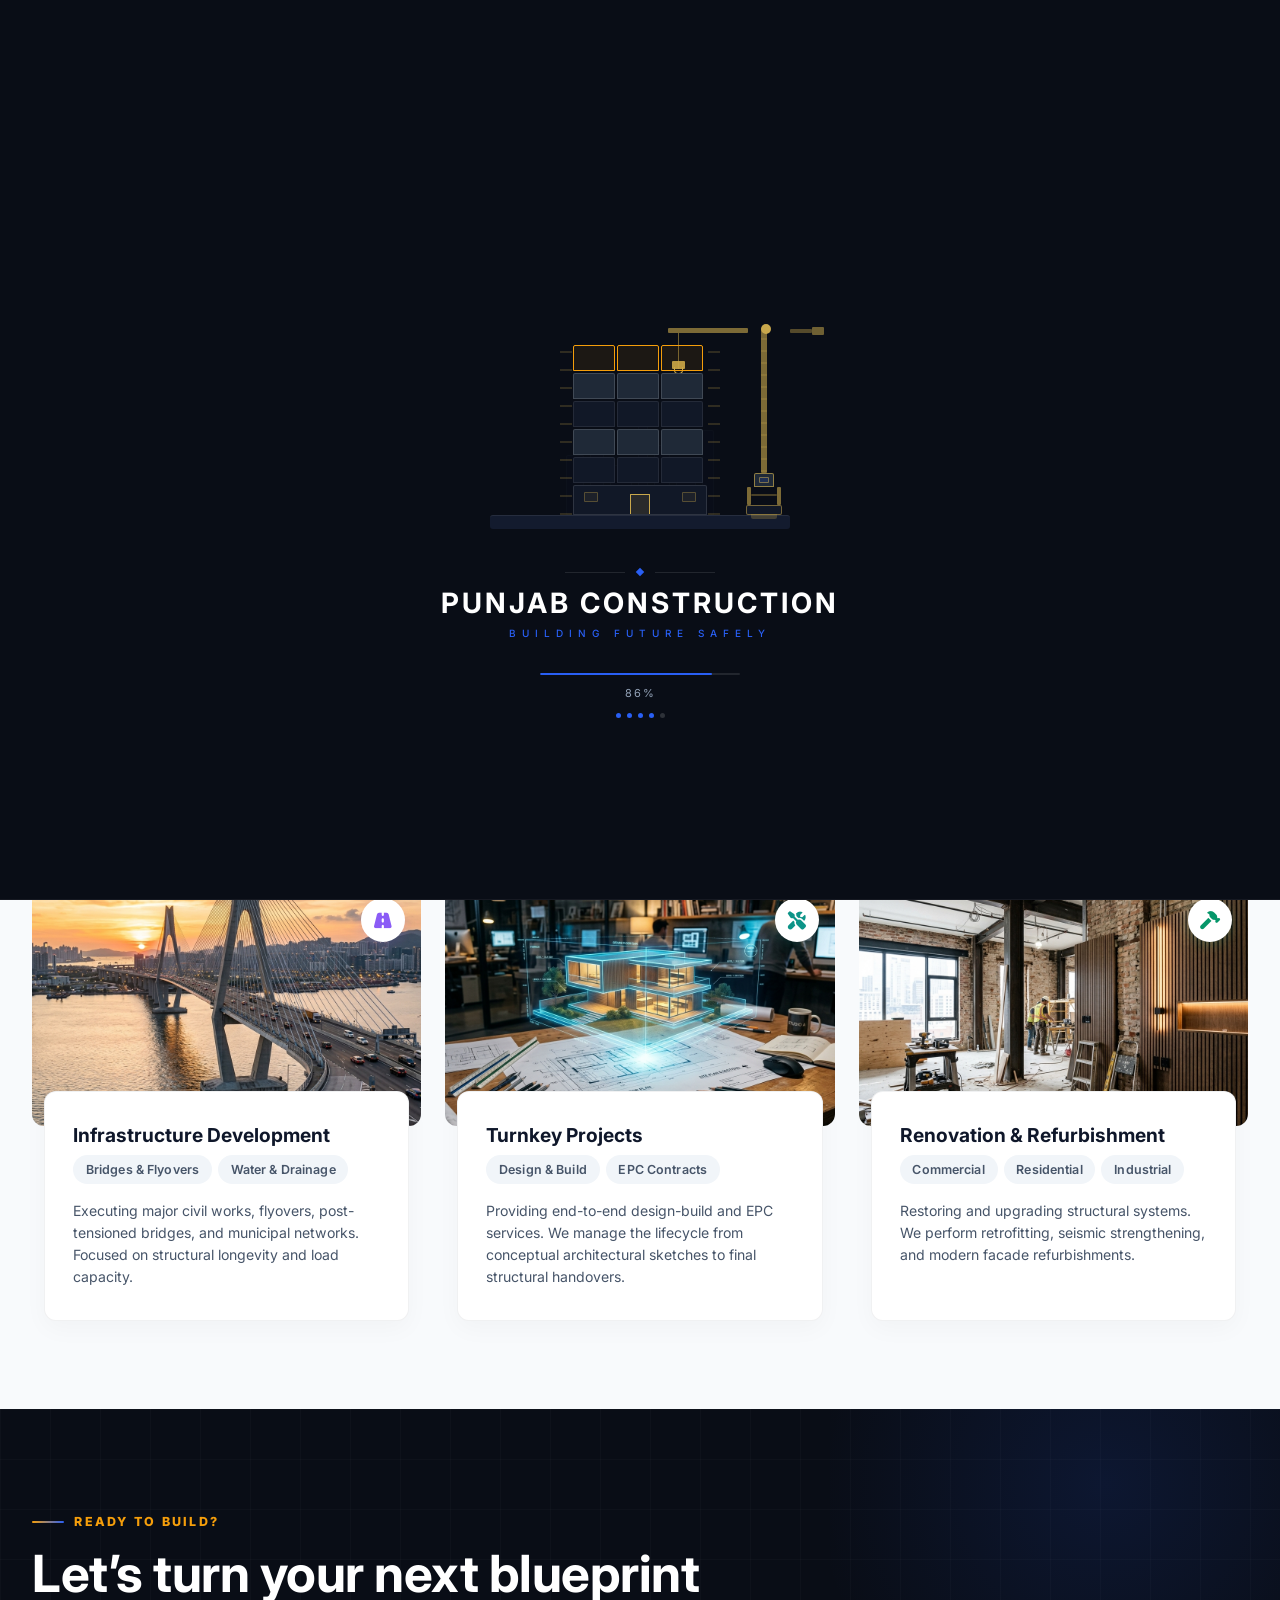
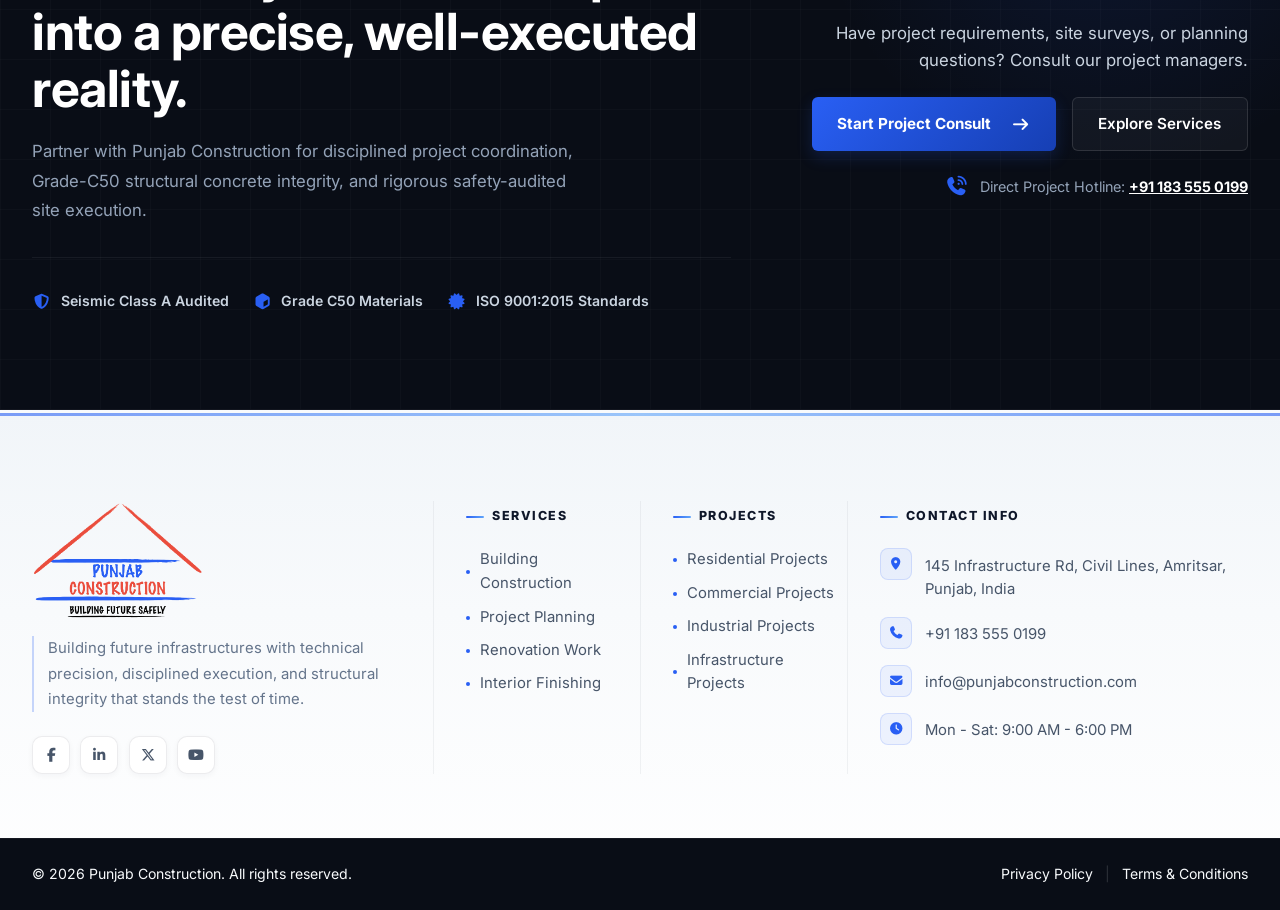
<file: services.html>
<!doctype html>
<html lang="en">
    <head>
        <meta charset="UTF-8" />
        <meta name="viewport" content="width=device-width, initial-scale=1.0" />
        <title>
            Punjab Construction - Engineering Precision, Grade-C50 Quality
        </title>
        <meta
            name="description"
            content="Punjab Construction delivers high-security residential, commercial, and industrial builds using AI-assisted structural scanning, seismic safety engineering, and Grade-C50 concrete materials in Punjab, India."
        />
        <meta
            property="og:title"
            content="Punjab Construction - Engineering Precision"
        />
        <meta
            property="og:description"
            content="Disciplined project coordination, seismic safety audits, and premium Grade-C50 material builds across Punjab."
        />
        <meta property="og:type" content="website" />
        <meta property="og:url" content="https://punjabconstruction.com/" />
        <link rel="canonical" href="https://punjabconstruction.com/" />
        <link rel="stylesheet" href="assets/css/bootstrap.min.css" />
        <link rel="stylesheet" href="assets/css/all.min.css" />
        <link rel="stylesheet" href="assets/css/swiper-bundle.min.css" />
        <link rel="stylesheet" href="assets/css/style.css" />
        <link rel="stylesheet" href="assets/css/responsive.css" />
    </head>

    <body class="page-inner loading">
        <!-- Preloader (Full Screen) -->
        <div class="pc-root">
            <div class="pc-stars" id="stars"></div>
            <div class="pc-scene">
                <div class="skyline-bg">
                    <div
                        class="bg-building"
                        style="width: 18px; height: 60px"
                    ></div>
                    <div
                        class="bg-building"
                        style="width: 14px; height: 80px"
                    ></div>
                    <div
                        class="bg-building"
                        style="width: 22px; height: 50px"
                    ></div>
                    <div
                        class="bg-building"
                        style="width: 10px; height: 95px"
                    ></div>
                    <div
                        class="bg-building"
                        style="width: 16px; height: 70px"
                    ></div>
                    <div
                        class="bg-building"
                        style="width: 20px; height: 55px"
                    ></div>
                    <div
                        class="bg-building"
                        style="width: 12px; height: 85px"
                    ></div>
                </div>

                <div class="scaffold-left" id="sl"></div>
                <div class="scaffold-right" id="sr"></div>

                <div class="crane-wrap">
                    <div class="crane-mast">
                        <div class="crane-jib-wrap">
                            <div class="crane-jib">
                                <div class="crane-cable">
                                    <div class="crane-load-block"></div>
                                    <div class="crane-hook"></div>
                                </div>
                            </div>
                            <div class="crane-counter-jib">
                                <div class="crane-counter-weight"></div>
                            </div>
                        </div>
                        <div class="crane-mast-top"></div>
                    </div>
                    <div class="crane-cabin">
                        <div class="crane-cabin-win"></div>
                    </div>
                    <div class="crane-legs">
                        <div class="crane-leg"></div>
                        <div class="crane-leg-cross"></div>
                        <div class="crane-leg"></div>
                    </div>
                    <div class="crane-base-pad"></div>
                </div>

                <div class="building-wrap" id="bwrap">
                    <div class="roof-wrap" id="roof">
                        <div class="spire">
                            <div class="spire-ball"></div>
                        </div>
                        <div class="roof-peak"></div>
                        <div class="roof-deck"></div>
                    </div>
                    <div class="floor-row" id="f5">
                        <div class="fl fl-gold">
                            <div
                                class="win win-sm win-a"
                                style="--wd: 0.2s"
                            ></div>
                            <div
                                class="win win-sm win-b"
                                style="--wd: 1.1s"
                            ></div>
                            <div
                                class="win win-sm win-c"
                                style="--wd: 0.7s"
                            ></div>
                            <div class="floor-band"></div>
                        </div>
                        <div class="fl fl-gold">
                            <div
                                class="win win-sm win-a"
                                style="--wd: 1.5s"
                            ></div>
                            <div
                                class="win win-sm win-b"
                                style="--wd: 0.4s"
                            ></div>
                            <div
                                class="win win-sm win-c"
                                style="--wd: 1.9s"
                            ></div>
                            <div class="floor-band"></div>
                        </div>
                        <div class="fl fl-gold">
                            <div
                                class="win win-sm win-a"
                                style="--wd: 0.9s"
                            ></div>
                            <div
                                class="win win-sm win-b"
                                style="--wd: 2.1s"
                            ></div>
                            <div
                                class="win win-sm win-c"
                                style="--wd: 0.3s"
                            ></div>
                            <div class="floor-band"></div>
                        </div>
                    </div>
                    <div class="floor-row" id="f4">
                        <div class="fl fl-accent">
                            <div
                                class="win win-sm win-a"
                                style="--wd: 0.6s"
                            ></div>
                            <div
                                class="win win-sm win-b"
                                style="--wd: 1.3s"
                            ></div>
                            <div
                                class="win win-sm win-c"
                                style="--wd: 2.2s"
                            ></div>
                        </div>
                        <div class="fl fl-accent">
                            <div
                                class="win win-sm win-a"
                                style="--wd: 1.7s"
                            ></div>
                            <div
                                class="win win-sm win-b"
                                style="--wd: 0.5s"
                            ></div>
                            <div
                                class="win win-sm win-c"
                                style="--wd: 1s"
                            ></div>
                        </div>
                        <div class="fl fl-accent">
                            <div
                                class="win win-sm win-a"
                                style="--wd: 2.4s"
                            ></div>
                            <div
                                class="win win-sm win-b"
                                style="--wd: 0.8s"
                            ></div>
                            <div
                                class="win win-sm win-c"
                                style="--wd: 1.6s"
                            ></div>
                        </div>
                    </div>
                    <div class="floor-row" id="f3">
                        <div class="fl fl-main">
                            <div
                                class="win win-sm win-a"
                                style="--wd: 0.3s"
                            ></div>
                            <div
                                class="win win-sm win-b"
                                style="--wd: 1.8s"
                            ></div>
                            <div
                                class="win win-sm win-c"
                                style="--wd: 0.9s"
                            ></div>
                        </div>
                        <div class="fl fl-main">
                            <div
                                class="win win-sm win-a"
                                style="--wd: 2s"
                            ></div>
                            <div
                                class="win win-sm win-b"
                                style="--wd: 0.6s"
                            ></div>
                            <div
                                class="win win-sm win-c"
                                style="--wd: 1.4s"
                            ></div>
                        </div>
                        <div class="fl fl-main">
                            <div
                                class="win win-sm win-a"
                                style="--wd: 1.1s"
                            ></div>
                            <div
                                class="win win-sm win-b"
                                style="--wd: 2.3s"
                            ></div>
                            <div
                                class="win win-sm win-c"
                                style="--wd: 0.4s"
                            ></div>
                        </div>
                    </div>
                    <div class="floor-row" id="f2">
                        <div class="fl fl-accent">
                            <div
                                class="win win-sm win-a"
                                style="--wd: 1.6s"
                            ></div>
                            <div
                                class="win win-sm win-b"
                                style="--wd: 0.2s"
                            ></div>
                            <div
                                class="win win-sm win-c"
                                style="--wd: 2.5s"
                            ></div>
                        </div>
                        <div class="fl fl-accent">
                            <div
                                class="win win-sm win-a"
                                style="--wd: 0.7s"
                            ></div>
                            <div
                                class="win win-sm win-b"
                                style="--wd: 1.9s"
                            ></div>
                            <div
                                class="win win-sm win-c"
                                style="--wd: 1.2s"
                            ></div>
                        </div>
                        <div class="fl fl-accent">
                            <div
                                class="win win-sm win-a"
                                style="--wd: 2.1s"
                            ></div>
                            <div
                                class="win win-sm win-b"
                                style="--wd: 0.5s"
                            ></div>
                            <div
                                class="win win-sm win-c"
                                style="--wd: 1.7s"
                            ></div>
                        </div>
                    </div>
                    <div class="floor-row" id="f1">
                        <div class="fl fl-main">
                            <div
                                class="win win-sm win-a"
                                style="--wd: 1s"
                            ></div>
                            <div
                                class="win win-sm win-b"
                                style="--wd: 2.2s"
                            ></div>
                            <div
                                class="win win-sm win-c"
                                style="--wd: 0.6s"
                            ></div>
                        </div>
                        <div class="fl fl-main">
                            <div
                                class="win win-sm win-a"
                                style="--wd: 0.4s"
                            ></div>
                            <div
                                class="win win-sm win-b"
                                style="--wd: 1.5s"
                            ></div>
                            <div
                                class="win win-sm win-c"
                                style="--wd: 2.8s"
                            ></div>
                        </div>
                        <div class="fl fl-main">
                            <div
                                class="win win-sm win-a"
                                style="--wd: 1.3s"
                            ></div>
                            <div
                                class="win win-sm win-b"
                                style="--wd: 0.9s"
                            ></div>
                            <div
                                class="win win-sm win-c"
                                style="--wd: 2s"
                            ></div>
                        </div>
                    </div>
                    <div class="lobby" id="lobby">
                        <div class="lobby-win lw-l"></div>
                        <div class="lobby-win lw-r"></div>
                        <div class="lobby-door"></div>
                    </div>
                </div>

                <div class="ground-glow"></div>
                <div class="ground-plate"></div>
                <div
                    class="particle"
                    style="
                        bottom: 16px;
                        left: 110px;
                        --fd: 2.2s;
                        --fl: 0.3s;
                        --fx: 8px;
                    "
                ></div>
                <div
                    class="particle"
                    style="
                        bottom: 16px;
                        left: 155px;
                        --fd: 1.8s;
                        --fl: 1.1s;
                        --fx: -6px;
                    "
                ></div>
                <div
                    class="particle"
                    style="
                        bottom: 16px;
                        left: 185px;
                        --fd: 2.5s;
                        --fl: 0.7s;
                        --fx: 12px;
                    "
                ></div>
                <div
                    class="particle"
                    style="
                        bottom: 16px;
                        left: 130px;
                        --fd: 2s;
                        --fl: 1.8s;
                        --fx: -10px;
                    "
                ></div>
            </div>

            <div class="brand-section">
                <div class="brand-divider">
                    <div class="divider-line"></div>
                    <div class="divider-diamond"></div>
                    <div class="divider-line"></div>
                </div>
                <div class="brand-name">Punjab Construction</div>
                <div class="brand-sub">Building Future Safely</div>
                <div class="progress-track">
                    <div class="progress-fill" id="prog"></div>
                </div>
                <div class="pct-label" id="pct">0%</div>
                <div class="status-dots">
                    <div class="sdot" id="d0"></div>
                    <div class="sdot" id="d1"></div>
                    <div class="sdot" id="d2"></div>
                    <div class="sdot" id="d3"></div>
                    <div class="sdot" id="d4"></div>
                </div>
            </div>
        </div>
        <!-- Site Header -->
        <header class="site-header" role="banner">
            <nav class="navbar navbar-expand-lg site-header__navbar">
                <div class="container">
                    <a class="navbar-brand site-header__logo" href="index.html">
                        <img
                            src="assets/img/logo.png"
                            alt="Punjab Construction Logo"
                            class="site-header__logo-img"
                            width="200"
                            height="65"
                            loading="eager"
                        />
                    </a>

                    <button
                        class="navbar-toggler site-header__toggler"
                        type="button"
                        data-bs-toggle="collapse"
                        data-bs-target="#js-main-nav"
                        aria-controls="js-main-nav"
                        aria-expanded="false"
                        aria-label="Toggle navigation"
                    >
                        <i
                            class="fa-solid fa-bars-staggered"
                            aria-hidden="true"
                        ></i>
                    </button>

                    <div class="collapse navbar-collapse" id="js-main-nav">
                        <ul class="navbar-nav mx-auto site-header__menu">
                            <li class="nav-item">
                                <a
                                    class="nav-link active"
                                    aria-current="page"
                                    href="index.html"
                                    >Home</a
                                >
                            </li>
                            <li class="nav-item">
                                <a class="nav-link" href="about.html"
                                    >About Us</a
                                >
                            </li>
                            <!-- <li class="nav-item dropdown">
                                        <a
                                            class="nav-link dropdown-toggle"
                                            href="#"
                                            role="button"
                                            data-bs-toggle="dropdown"
                                            aria-expanded="false"
                                            >Project
                                            <i
                                                class="fa-solid fa-chevron-down dropdown-chevron"
                                            ></i
                                        ></a>
                                        <ul
                                            class="dropdown-menu site-header__dropdown site-header__dropdown--projects"
                                        >
                                            <li>
                                                <a
                                                    class="dropdown-item"
                                                    href="project-details.html"
                                                >
                                                    <div
                                                        class="dropdown-item__icon-wrapper dropdown-item__icon-wrapper--project"
                                                    >
                                                        <i
                                                            class="fa-solid fa-file-invoice"
                                                            aria-hidden="true"
                                                        ></i>
                                                    </div>
                                                    <div class="dropdown-item__content">
                                                        <span
                                                            class="dropdown-item__title"
                                                            >Project Detail</span
                                                        >
                                                        <span
                                                            class="dropdown-item__desc"
                                                            >Detailed case study &
                                                            specifications</span
                                                        >
                                                    </div>
                                                </a>
                                            </li>
                                            <li>
                                                <a
                                                    class="dropdown-item"
                                                    href="project-details.html"
                                                >
                                                    <div
                                                        class="dropdown-item__icon-wrapper dropdown-item__icon-wrapper--project"
                                                    >
                                                        <i
                                                            class="fa-solid fa-helmet-safety"
                                                            aria-hidden="true"
                                                        ></i>
                                                    </div>
                                                    <div class="dropdown-item__content">
                                                        <span
                                                            class="dropdown-item__title"
                                                            >Ongoing Projects</span
                                                        >
                                                        <span
                                                            class="dropdown-item__desc"
                                                            >Active developments and
                                                            site work</span
                                                        >
                                                    </div>
                                                </a>
                                            </li>
                                            <li>
                                                <a
                                                    class="dropdown-item"
                                                    href="project-details.html"
                                                >
                                                    <div
                                                        class="dropdown-item__icon-wrapper dropdown-item__icon-wrapper--project"
                                                    >
                                                        <i
                                                            class="fa-solid fa-building-circle-check"
                                                            aria-hidden="true"
                                                        ></i>
                                                    </div>
                                                    <div class="dropdown-item__content">
                                                        <span
                                                            class="dropdown-item__title"
                                                            >Completed Projects</span
                                                        >
                                                        <span
                                                            class="dropdown-item__desc"
                                                            >Finished landmarks &
                                                            delivered keys</span
                                                        >
                                                    </div>
                                                </a>
                                            </li>
                                            <li>
                                                <a
                                                    class="dropdown-item"
                                                    href="project-details.html"
                                                >
                                                    <div
                                                        class="dropdown-item__icon-wrapper dropdown-item__icon-wrapper--project"
                                                    >
                                                        <i
                                                            class="fa-solid fa-house-chimney"
                                                            aria-hidden="true"
                                                        ></i>
                                                    </div>
                                                    <div class="dropdown-item__content">
                                                        <span
                                                            class="dropdown-item__title"
                                                            >Residential Projects</span
                                                        >
                                                        <span
                                                            class="dropdown-item__desc"
                                                            >Premium villas and modern
                                                            apartments</span
                                                        >
                                                    </div>
                                                </a>
                                            </li>
                                            <li>
                                                <a
                                                    class="dropdown-item"
                                                    href="project-details.html"
                                                >
                                                    <div
                                                        class="dropdown-item__icon-wrapper dropdown-item__icon-wrapper--project"
                                                    >
                                                        <i
                                                            class="fa-solid fa-industry"
                                                            aria-hidden="true"
                                                        ></i>
                                                    </div>
                                                    <div class="dropdown-item__content">
                                                        <span
                                                            class="dropdown-item__title"
                                                            >Industrial Projects</span
                                                        >
                                                        <span
                                                            class="dropdown-item__desc"
                                                            >Factories, warehouses &
                                                            heavy plants</span
                                                        >
                                                    </div>
                                                </a>
                                            </li>
                                        </ul>
                                    </li> -->
                            <li class="nav-item">
                                <a class="nav-link" href="projects.html"
                                    >Projects</a
                                >
                            </li>
                            <li class="nav-item">
                                <a class="nav-link" href="services.html"
                                    >Services</a
                                >
                            </li>
                            <li class="nav-item">
                                <a class="nav-link" href="management.html"
                                    >Our Team</a
                                >
                            </li>
                            <li class="nav-item">
                                <a class="nav-link" href="contact-us.html"
                                    >Contact Us</a
                                >
                            </li>
                        </ul>

                        <div
                            class="d-flex align-items-center gap-3 site-header__actions"
                        >
                            <a href="contact-us.html" class="site-header__cta">
                                Get a Quote
                                <i
                                    class="fa-solid fa-arrow-right ms-1"
                                    aria-hidden="true"
                                ></i>
                            </a>
                        </div>
                    </div>
                </div>
            </nav>
        </header>

        <!-- Breadcrumbs -->
        <section class="breadcrumbs-sec" aria-label="Breadcrumbs">
            <div class="container-lg">
                <nav aria-label="breadcrumb" class="pc-breadcrumbs-nav">
                    <ol class="pc-breadcrumbs">
                        <li class="pc-breadcrumb-item">
                            <a href="index.html" class="pc-breadcrumb-link">
                                <i
                                    class="fa-solid fa-house pc-breadcrumb-icon"
                                ></i>
                                <span>Home</span>
                            </a>
                        </li>
                        <li class="pc-breadcrumb-separator" aria-hidden="true">
                            <i class="fa-solid fa-chevron-right"></i>
                        </li>
                        <li
                            class="pc-breadcrumb-item active"
                            aria-current="page"
                        >
                            <span class="pc-breadcrumb-current"
                                >Our Services</span
                            >
                        </li>
                    </ol>
                </nav>
            </div>
        </section>
        <!-- Main Content Section -->
        <main id="main-content">
            <!-- Services Showcase Section (Light Theme) -->
            <section
                class="about-section about-section--light"
                aria-labelledby="services-title"
            >
                <div class="container-lg">
                    <div class="about-section__header">
                        <span class="about-section__eyebrow"
                            >Our Services // What We Deliver</span
                        >
                        <h2 id="services-title" class="about-section__title">
                            Precision Engineering & Construction Services
                        </h2>
                    </div>

                    <div class="row g-4">
                        <!-- Card 1 -->
                        <div class="col-lg-4 col-md-6 d-flex">
                            <div class="service-card-a w-100">
                                <div class="service-card-a__image-wrapper">
                                    <img
                                        src="assets/img/services_residential.png"
                                        alt="Residential Construction"
                                        class="service-card-a__image"
                                        loading="lazy"
                                    />
                                    <div
                                        class="service-card-a__badge-icon service-card-a__badge-icon--red"
                                    >
                                        <i
                                            class="fa-solid fa-house-chimney"
                                            aria-hidden="true"
                                        ></i>
                                    </div>
                                </div>
                                <div class="service-card-a__plate">
                                    <h3 class="service-card-a__title">
                                        Residential Construction
                                    </h3>
                                    <div class="service-card-a__tags">
                                        <span class="service-tag">Villas</span>
                                        <span class="service-tag"
                                            >Affordable Housing</span
                                        >
                                    </div>
                                    <p class="service-card-a__description">
                                        Designing and building premium custom
                                        villas and high-security affordable
                                        housing complexes. We deploy modern
                                        structural frames and strict seismic
                                        safety measures.
                                    </p>
                                </div>
                            </div>
                        </div>

                        <!-- Card 2 -->
                        <div class="col-lg-4 col-md-6 d-flex">
                            <div class="service-card-a w-100">
                                <div class="service-card-a__image-wrapper">
                                    <img
                                        src="assets/img/services_commercial.png"
                                        alt="Commercial Construction"
                                        class="service-card-a__image"
                                        loading="lazy"
                                    />
                                    <div
                                        class="service-card-a__badge-icon service-card-a__badge-icon--blue"
                                    >
                                        <i
                                            class="fa-solid fa-building"
                                            aria-hidden="true"
                                        ></i>
                                    </div>
                                </div>
                                <div class="service-card-a__plate">
                                    <h3 class="service-card-a__title">
                                        Commercial Construction
                                    </h3>
                                    <div class="service-card-a__tags">
                                        <span class="service-tag"
                                            >Office Buildings</span
                                        >
                                    </div>
                                    <p class="service-card-a__description">
                                        Constructing state-of-the-art office
                                        buildings and high-rise commercial
                                        structures. Engineered for energy
                                        efficiency and compliance with modern
                                        corporate building codes.
                                    </p>
                                </div>
                            </div>
                        </div>

                        <!-- Card 3 -->
                        <div class="col-lg-4 col-md-6 d-flex">
                            <div class="service-card-a w-100">
                                <div class="service-card-a__image-wrapper">
                                    <img
                                        src="assets/img/services_industrial.png"
                                        alt="Industrial Construction"
                                        class="service-card-a__image"
                                        loading="lazy"
                                    />
                                    <div
                                        class="service-card-a__badge-icon service-card-a__badge-icon--amber"
                                    >
                                        <i
                                            class="fa-solid fa-industry"
                                            aria-hidden="true"
                                        ></i>
                                    </div>
                                </div>
                                <div class="service-card-a__plate">
                                    <h3 class="service-card-a__title">
                                        Industrial Construction
                                    </h3>
                                    <div class="service-card-a__tags">
                                        <span class="service-tag"
                                            >Manufacturing Plants</span
                                        >
                                        <span class="service-tag"
                                            >Warehouses</span
                                        >
                                    </div>
                                    <p class="service-card-a__description">
                                        Delivering heavy-duty manufacturing
                                        plants, logistics hubs, and complexes.
                                        Built with reinforced Grade-C50 concrete
                                        and vibration-controlled floors.
                                    </p>
                                </div>
                            </div>
                        </div>

                        <!-- Card 4 -->
                        <div class="col-lg-4 col-md-6 d-flex">
                            <div class="service-card-a w-100">
                                <div class="service-card-a__image-wrapper">
                                    <img
                                        src="assets/img/services_infrastructure.png"
                                        alt="Infrastructure Development"
                                        class="service-card-a__image"
                                        loading="lazy"
                                    />
                                    <div
                                        class="service-card-a__badge-icon service-card-a__badge-icon--purple"
                                    >
                                        <i
                                            class="fa-solid fa-road"
                                            aria-hidden="true"
                                        ></i>
                                    </div>
                                </div>
                                <div class="service-card-a__plate">
                                    <h3 class="service-card-a__title">
                                        Infrastructure Development
                                    </h3>
                                    <div class="service-card-a__tags">
                                        <span class="service-tag"
                                            >Bridges & Flyovers</span
                                        >
                                        <span class="service-tag"
                                            >Water & Drainage</span
                                        >
                                    </div>
                                    <p class="service-card-a__description">
                                        Executing major civil works, flyovers,
                                        post-tensioned bridges, and municipal
                                        networks. Focused on structural
                                        longevity and load capacity.
                                    </p>
                                </div>
                            </div>
                        </div>

                        <!-- Card 5 -->
                        <div class="col-lg-4 col-md-6 d-flex">
                            <div class="service-card-a w-100">
                                <div class="service-card-a__image-wrapper">
                                    <img
                                        src="assets/img/services_turnkey.png"
                                        alt="Turnkey Projects"
                                        class="service-card-a__image"
                                        loading="lazy"
                                    />
                                    <div
                                        class="service-card-a__badge-icon service-card-a__badge-icon--teal"
                                    >
                                        <i
                                            class="fa-solid fa-screwdriver-wrench"
                                            aria-hidden="true"
                                        ></i>
                                    </div>
                                </div>
                                <div class="service-card-a__plate">
                                    <h3 class="service-card-a__title">
                                        Turnkey Projects
                                    </h3>
                                    <div class="service-card-a__tags">
                                        <span class="service-tag"
                                            >Design & Build</span
                                        >
                                        <span class="service-tag"
                                            >EPC Contracts</span
                                        >
                                    </div>
                                    <p class="service-card-a__description">
                                        Providing end-to-end design-build and
                                        EPC services. We manage the lifecycle
                                        from conceptual architectural sketches
                                        to final structural handovers.
                                    </p>
                                </div>
                            </div>
                        </div>

                        <!-- Card 6 -->
                        <div class="col-lg-4 col-md-6 d-flex">
                            <div class="service-card-a w-100">
                                <div class="service-card-a__image-wrapper">
                                    <img
                                        src="assets/img/services_renovation.png"
                                        alt="Renovation & Refurbishment"
                                        class="service-card-a__image"
                                        loading="lazy"
                                    />
                                    <div
                                        class="service-card-a__badge-icon service-card-a__badge-icon--emerald"
                                    >
                                        <i
                                            class="fa-solid fa-hammer"
                                            aria-hidden="true"
                                        ></i>
                                    </div>
                                </div>
                                <div class="service-card-a__plate">
                                    <h3 class="service-card-a__title">
                                        Renovation & Refurbishment
                                    </h3>
                                    <div class="service-card-a__tags">
                                        <span class="service-tag"
                                            >Commercial</span
                                        >
                                        <span class="service-tag"
                                            >Residential</span
                                        >
                                        <span class="service-tag"
                                            >Industrial</span
                                        >
                                    </div>
                                    <p class="service-card-a__description">
                                        Restoring and upgrading structural
                                        systems. We perform retrofitting,
                                        seismic strengthening, and modern facade
                                        refurbishments.
                                    </p>
                                </div>
                            </div>
                        </div>
                    </div>
                </div>
            </section>
        </main>
        <!-- CTA Section (Dark Theme Redesigned - Clean & Flat) -->
        <section class="cta-section" aria-labelledby="cta-section-title">
            <!-- Cyber Grid & Glowing Orb Background Elements -->
            <div class="cta-section__grid-pattern" aria-hidden="true"></div>
            <div class="cta-section__glow-orb" aria-hidden="true"></div>

            <div class="container position-relative cta-section__container">
                <div class="row align-items-center gy-5">
                    <!-- Content Side -->
                    <div class="col-lg-7">
                        <span class="cta-section__eyebrow"
                            >Ready to Build?</span
                        >
                        <h2 id="cta-section-title" class="cta-section__title">
                            Let’s turn your next blueprint into a precise,
                            well-executed reality.
                        </h2>
                        <p class="cta-section__text">
                            Partner with Punjab Construction for disciplined
                            project coordination, Grade-C50 structural concrete
                            integrity, and rigorous safety-audited site
                            execution.
                        </p>

                        <!-- Trust Badges Checklist -->
                        <div
                            class="cta-section__badges d-flex flex-wrap gap-4 mt-4"
                        >
                            <div class="cta-section__badge-item">
                                <i
                                    class="fa-solid fa-shield-halved"
                                    aria-hidden="true"
                                ></i>
                                <span>Seismic Class A Audited</span>
                            </div>
                            <div class="cta-section__badge-item">
                                <i
                                    class="fa-solid fa-cube"
                                    aria-hidden="true"
                                ></i>
                                <span>Grade C50 Materials</span>
                            </div>
                            <div class="cta-section__badge-item">
                                <i
                                    class="fa-solid fa-certificate"
                                    aria-hidden="true"
                                ></i>
                                <span>ISO 9001:2015 Standards</span>
                            </div>
                        </div>
                    </div>

                    <!-- Action Side -->
                    <div class="col-lg-5 text-lg-end">
                        <div
                            class="cta-section__action-area text-start text-lg-end"
                        >
                            <p class="cta-section__action-desc mb-4">
                                Have project requirements, site surveys, or
                                planning questions? Consult our project
                                managers.
                            </p>
                            <div
                                class="d-flex flex-column flex-sm-row gap-3 justify-content-lg-end"
                            >
                                <a
                                    href="contact-us.html"
                                    class="btn-cta-primary"
                                >
                                    <span>Start Project Consult</span>
                                    <i
                                        class="fa-solid fa-arrow-right ms-2"
                                        aria-hidden="true"
                                    ></i>
                                </a>
                                <a
                                    href="services.html"
                                    class="btn-cta-secondary"
                                >
                                    <span>Explore Services</span>
                                </a>
                            </div>
                            <div
                                class="cta-section__support-note justify-content-start justify-content-lg-end mt-4"
                            >
                                <i
                                    class="fa-solid fa-phone-volume cta-section__hotline-icon"
                                    aria-hidden="true"
                                ></i>
                                <span
                                    >Direct Project Hotline:
                                    <a
                                        href="tel:+911835550199"
                                        class="text-white fw-bold"
                                        >+91 183 555 0199</a
                                    ></span
                                >
                            </div>
                        </div>
                    </div>
                </div>
            </div>
        </section>
        <!-- Site Footer -->
        <footer class="site-footer" role="contentinfo">
            <div class="container">
                <div class="row gy-4">
                    <!-- Column 1: About -->
                    <div class="col-lg-4 col-md-6">
                        <div class="site-footer__brand">
                            <img
                                src="assets/img/logo.png"
                                alt="Punjab Construction Logo"
                                class="site-footer__logo-img"
                                width="180"
                                height="58"
                                loading="lazy"
                            />
                            <p class="site-footer__about-text mt-3">
                                Building future infrastructures with technical
                                precision, disciplined execution, and structural
                                integrity that stands the test of time.
                            </p>
                            <div class="site-footer__socials mt-3">
                                <a
                                    href="https://facebook.com"
                                    aria-label="Facebook"
                                    rel="noopener noreferrer"
                                    target="_blank"
                                    ><i class="fa-brands fa-facebook-f"></i
                                ></a>
                                <a
                                    href="https://linkedin.com"
                                    aria-label="LinkedIn"
                                    rel="noopener noreferrer"
                                    target="_blank"
                                    ><i class="fa-brands fa-linkedin-in"></i
                                ></a>
                                <a
                                    href="https://twitter.com"
                                    aria-label="Twitter / X"
                                    rel="noopener noreferrer"
                                    target="_blank"
                                    ><i class="fa-brands fa-x-twitter"></i
                                ></a>
                                <a
                                    href="https://youtube.com"
                                    aria-label="YouTube"
                                    rel="noopener noreferrer"
                                    target="_blank"
                                    ><i class="fa-brands fa-youtube"></i
                                ></a>
                            </div>
                        </div>
                    </div>

                    <!-- Column 2: Services -->
                    <div class="col-lg-2 col-md-6 col-6">
                        <h4 class="site-footer__title">Services</h4>
                        <ul class="site-footer__links">
                            <li>
                                <a href="services-details.html"
                                    >Building Construction</a
                                >
                            </li>
                            <li>
                                <a href="services-details.html"
                                    >Project Planning</a
                                >
                            </li>
                            <li>
                                <a href="services-details.html"
                                    >Renovation Work</a
                                >
                            </li>
                            <li>
                                <a href="services-details.html"
                                    >Interior Finishing</a
                                >
                            </li>
                        </ul>
                    </div>

                    <!-- Column 3: Projects -->
                    <div class="col-lg-2 col-md-6 col-6">
                        <h4 class="site-footer__title">Projects</h4>
                        <ul class="site-footer__links">
                            <li>
                                <a href="project-details.html"
                                    >Residential Projects</a
                                >
                            </li>
                            <li>
                                <a href="project-details.html"
                                    >Commercial Projects</a
                                >
                            </li>
                            <li>
                                <a href="project-details.html"
                                    >Industrial Projects</a
                                >
                            </li>
                            <li>
                                <a href="project-details.html"
                                    >Infrastructure Projects</a
                                >
                            </li>
                        </ul>
                    </div>

                    <!-- Column 4: Contact Info -->
                    <div class="col-lg-4 col-md-6">
                        <h4 class="site-footer__title">Contact Info</h4>
                        <ul class="site-footer__contact">
                            <li>
                                <i class="fa-solid fa-location-dot"></i>
                                <span
                                    >145 Infrastructure Rd, Civil Lines,
                                    Amritsar, Punjab, India</span
                                >
                            </li>
                            <li>
                                <i class="fa-solid fa-phone"></i>
                                <a href="tel:+911835550199">+91 183 555 0199</a>
                            </li>
                            <li>
                                <i class="fa-solid fa-envelope"></i>
                                <a href="mailto:info@punjabconstruction.com"
                                    >info@punjabconstruction.com</a
                                >
                            </li>
                            <li>
                                <i class="fa-solid fa-clock"></i>
                                <span>Mon - Sat: 9:00 AM - 6:00 PM</span>
                            </li>
                        </ul>
                    </div>
                </div>
            </div>

            <!-- Copyright Section -->
            <div class="site-footer__bottom">
                <div class="container">
                    <div class="row align-items-center">
                        <div class="col-md-6 text-center text-md-start">
                            <p class="site-footer__copy mb-md-0">
                                &copy; 2026 Punjab Construction. All rights
                                reserved.
                            </p>
                        </div>
                        <div class="col-md-6 text-center text-md-end">
                            <div class="site-footer__legal-links">
                                <a href="privacy-policy.html">Privacy Policy</a>
                                <span class="divider">|</span>
                                <a href="terms-conditions.html"
                                    >Terms &amp; Conditions</a
                                >
                            </div>
                        </div>
                    </div>
                </div>
            </div>
        </footer>

        <script src="assets/js/bootstrap.bundle.min.js"></script>
        <script src="assets/js/gsap.min.js"></script>
        <script src="assets/js/ScrollTrigger.min.js"></script>
        <script src="assets/js/swiper-bundle.min.js"></script>
        <script src="assets/js/main.js"></script>
    </body>
</html>
</file>
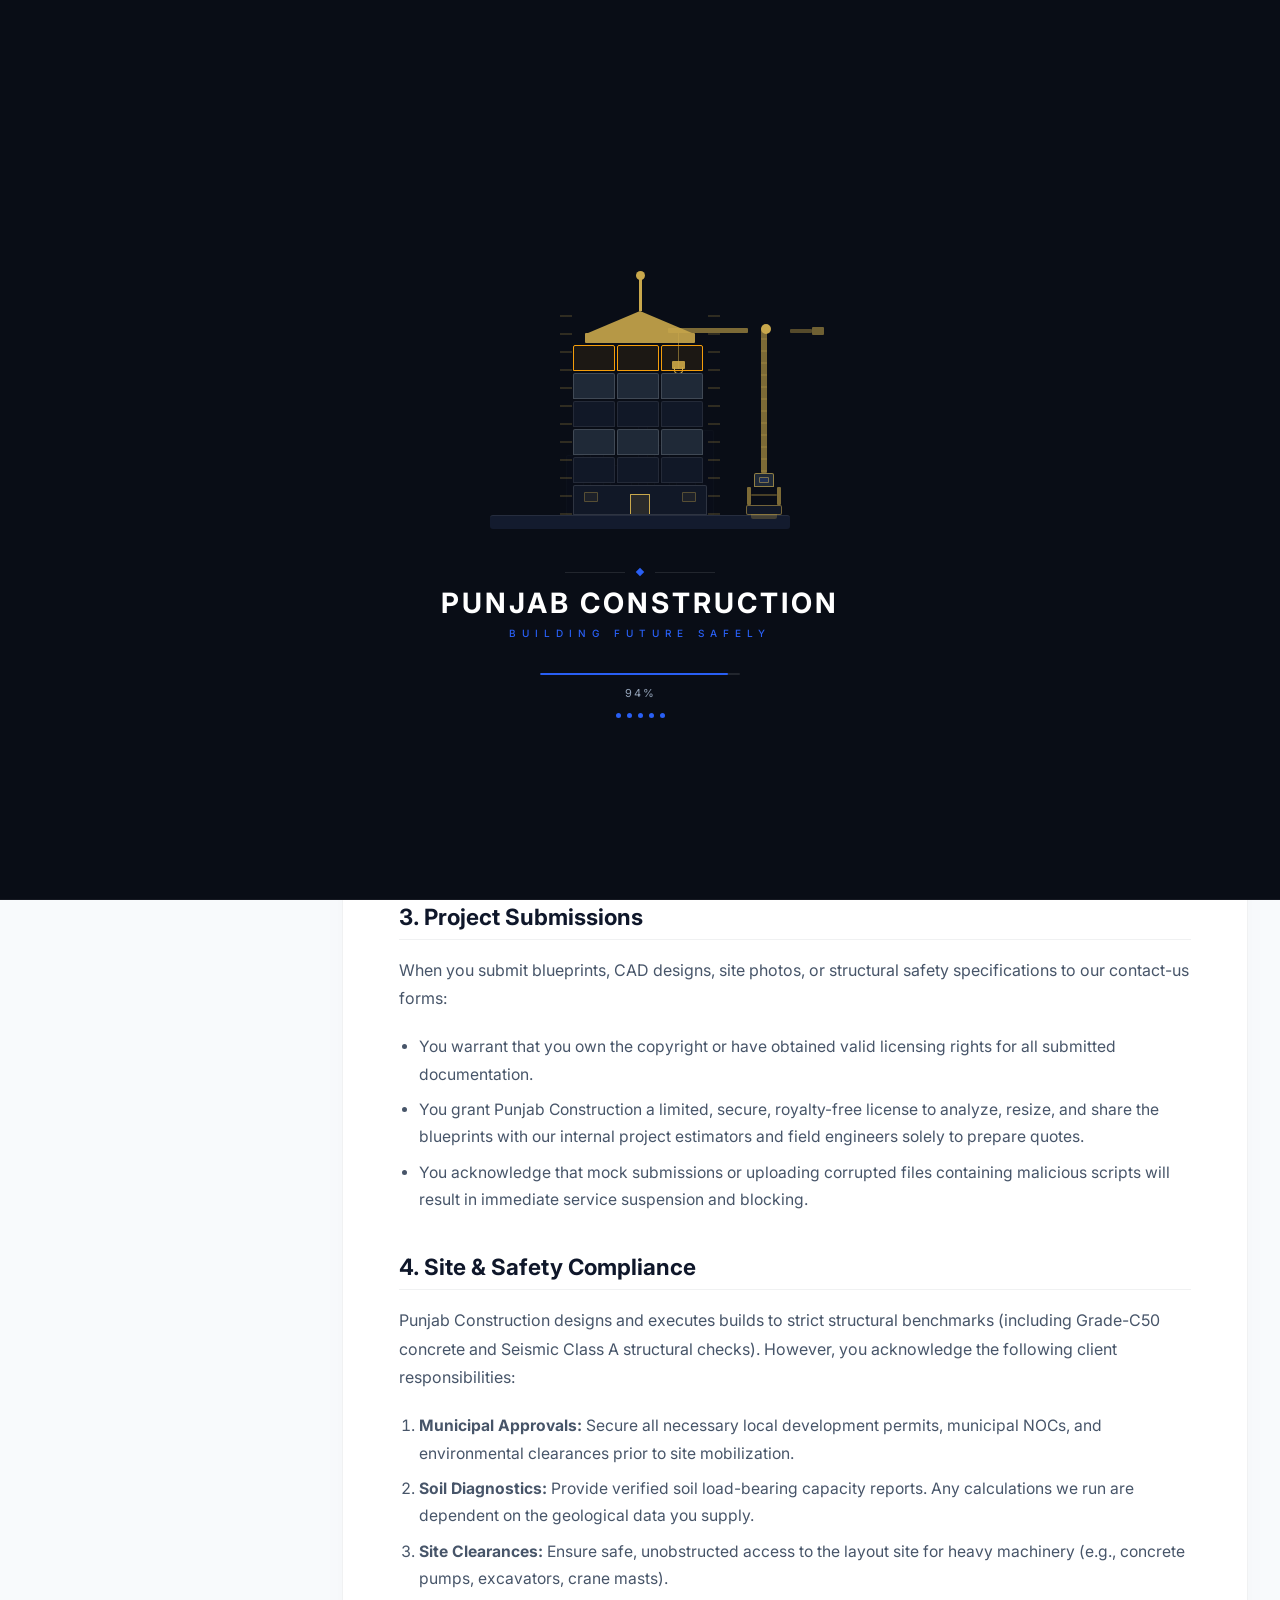
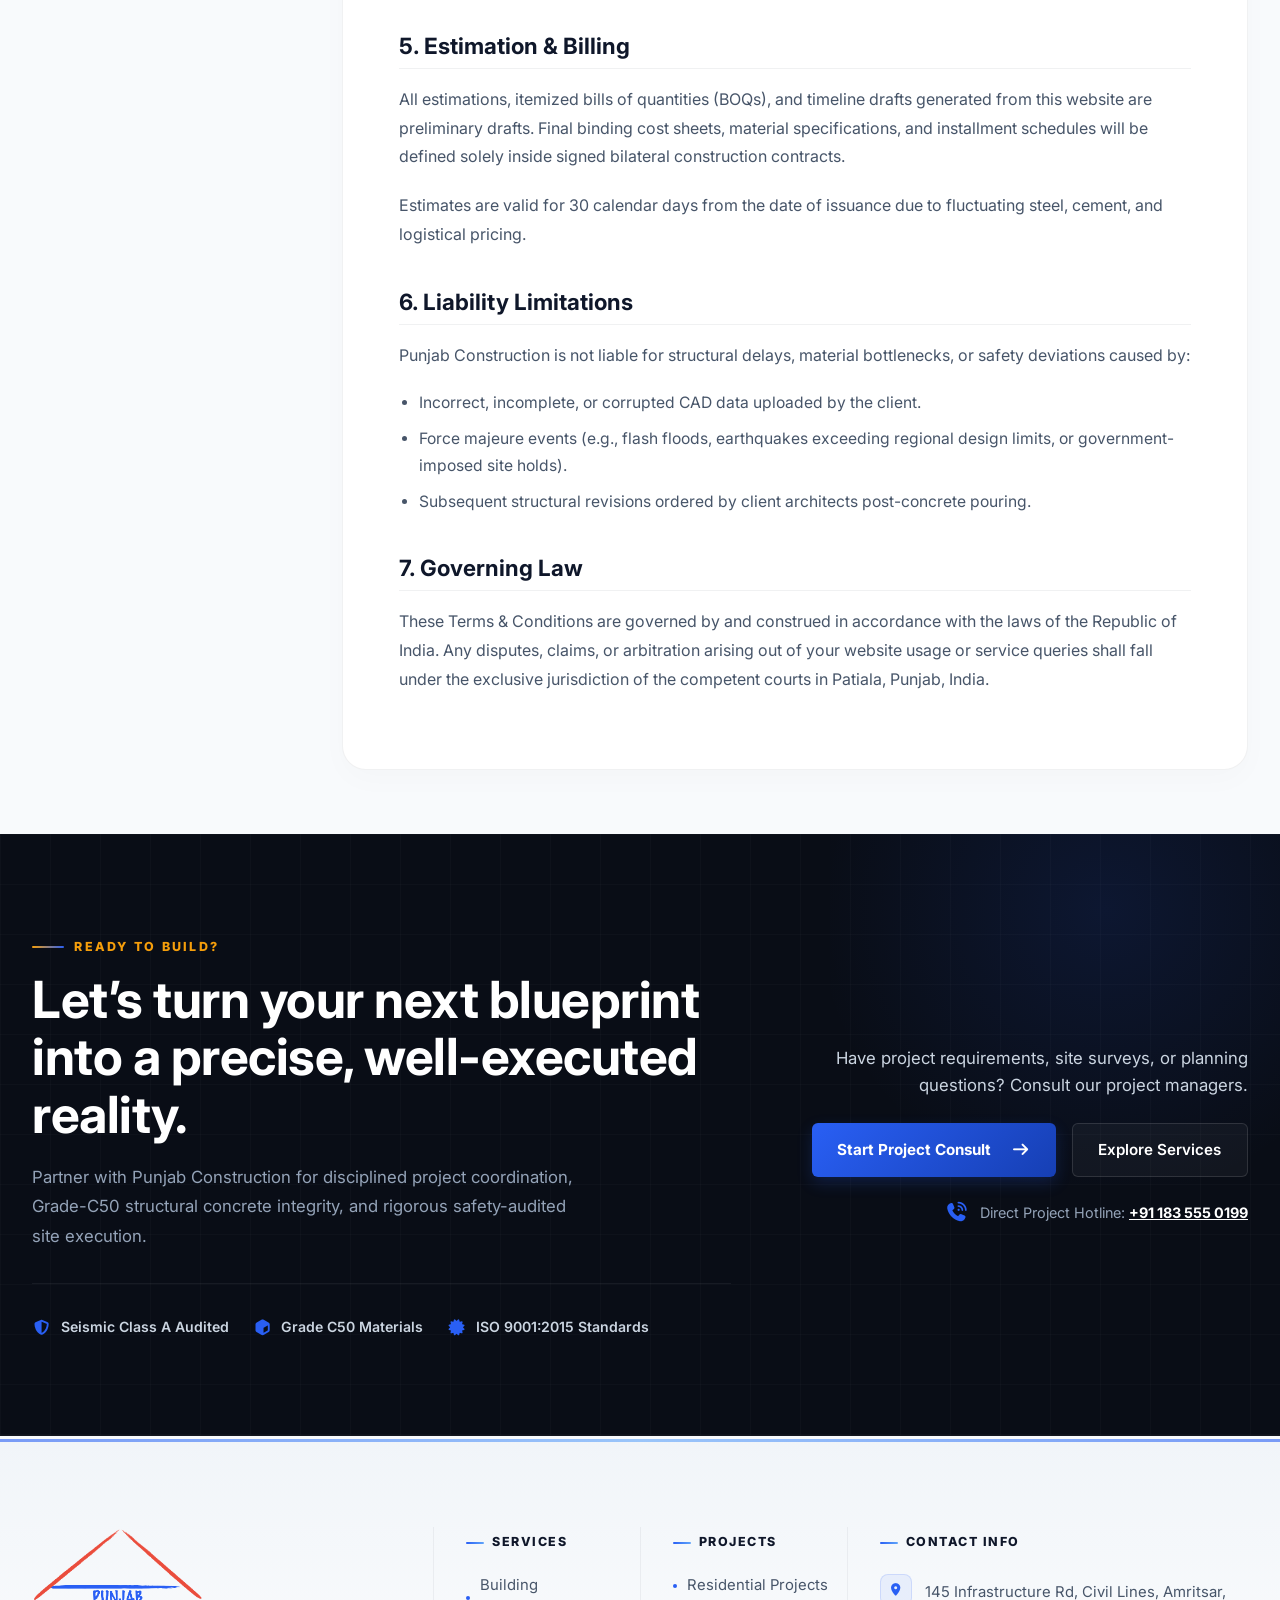
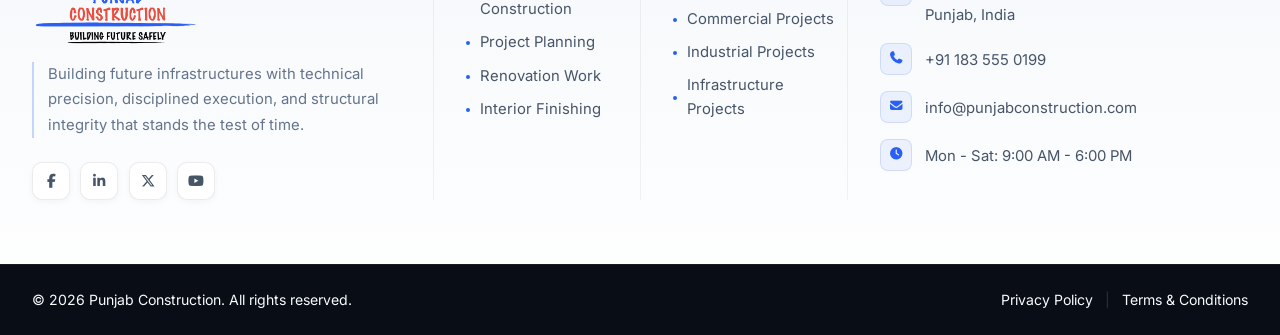
<file: terms-conditions.html>
<!doctype html>
<html lang="en">
    <head>
        <meta charset="UTF-8" />
        <meta name="viewport" content="width=device-width, initial-scale=1.0" />
        <title>
            Punjab Construction - Engineering Precision, Grade-C50 Quality
        </title>
        <meta
            name="description"
            content="Punjab Construction delivers high-security residential, commercial, and industrial builds using AI-assisted structural scanning, seismic safety engineering, and Grade-C50 concrete materials in Punjab, India."
        />
        <meta
            property="og:title"
            content="Punjab Construction - Engineering Precision"
        />
        <meta
            property="og:description"
            content="Disciplined project coordination, seismic safety audits, and premium Grade-C50 material builds across Punjab."
        />
        <meta property="og:type" content="website" />
        <meta property="og:url" content="https://punjabconstruction.com/" />
        <link rel="canonical" href="https://punjabconstruction.com/" />
        <link rel="stylesheet" href="assets/css/bootstrap.min.css" />
        <link rel="stylesheet" href="assets/css/all.min.css" />
        <link rel="stylesheet" href="assets/css/swiper-bundle.min.css" />
        <link rel="stylesheet" href="assets/css/style.css" />
        <link rel="stylesheet" href="assets/css/responsive.css" />
    </head>

    <body class="page-inner loading">
        <!-- Preloader (Full Screen) -->
        <div class="pc-root">
            <div class="pc-stars" id="stars"></div>
            <div class="pc-scene">
                <div class="skyline-bg">
                    <div
                        class="bg-building"
                        style="width: 18px; height: 60px"
                    ></div>
                    <div
                        class="bg-building"
                        style="width: 14px; height: 80px"
                    ></div>
                    <div
                        class="bg-building"
                        style="width: 22px; height: 50px"
                    ></div>
                    <div
                        class="bg-building"
                        style="width: 10px; height: 95px"
                    ></div>
                    <div
                        class="bg-building"
                        style="width: 16px; height: 70px"
                    ></div>
                    <div
                        class="bg-building"
                        style="width: 20px; height: 55px"
                    ></div>
                    <div
                        class="bg-building"
                        style="width: 12px; height: 85px"
                    ></div>
                </div>

                <div class="scaffold-left" id="sl"></div>
                <div class="scaffold-right" id="sr"></div>

                <div class="crane-wrap">
                    <div class="crane-mast">
                        <div class="crane-jib-wrap">
                            <div class="crane-jib">
                                <div class="crane-cable">
                                    <div class="crane-load-block"></div>
                                    <div class="crane-hook"></div>
                                </div>
                            </div>
                            <div class="crane-counter-jib">
                                <div class="crane-counter-weight"></div>
                            </div>
                        </div>
                        <div class="crane-mast-top"></div>
                    </div>
                    <div class="crane-cabin">
                        <div class="crane-cabin-win"></div>
                    </div>
                    <div class="crane-legs">
                        <div class="crane-leg"></div>
                        <div class="crane-leg-cross"></div>
                        <div class="crane-leg"></div>
                    </div>
                    <div class="crane-base-pad"></div>
                </div>

                <div class="building-wrap" id="bwrap">
                    <div class="roof-wrap" id="roof">
                        <div class="spire">
                            <div class="spire-ball"></div>
                        </div>
                        <div class="roof-peak"></div>
                        <div class="roof-deck"></div>
                    </div>
                    <div class="floor-row" id="f5">
                        <div class="fl fl-gold">
                            <div
                                class="win win-sm win-a"
                                style="--wd: 0.2s"
                            ></div>
                            <div
                                class="win win-sm win-b"
                                style="--wd: 1.1s"
                            ></div>
                            <div
                                class="win win-sm win-c"
                                style="--wd: 0.7s"
                            ></div>
                            <div class="floor-band"></div>
                        </div>
                        <div class="fl fl-gold">
                            <div
                                class="win win-sm win-a"
                                style="--wd: 1.5s"
                            ></div>
                            <div
                                class="win win-sm win-b"
                                style="--wd: 0.4s"
                            ></div>
                            <div
                                class="win win-sm win-c"
                                style="--wd: 1.9s"
                            ></div>
                            <div class="floor-band"></div>
                        </div>
                        <div class="fl fl-gold">
                            <div
                                class="win win-sm win-a"
                                style="--wd: 0.9s"
                            ></div>
                            <div
                                class="win win-sm win-b"
                                style="--wd: 2.1s"
                            ></div>
                            <div
                                class="win win-sm win-c"
                                style="--wd: 0.3s"
                            ></div>
                            <div class="floor-band"></div>
                        </div>
                    </div>
                    <div class="floor-row" id="f4">
                        <div class="fl fl-accent">
                            <div
                                class="win win-sm win-a"
                                style="--wd: 0.6s"
                            ></div>
                            <div
                                class="win win-sm win-b"
                                style="--wd: 1.3s"
                            ></div>
                            <div
                                class="win win-sm win-c"
                                style="--wd: 2.2s"
                            ></div>
                        </div>
                        <div class="fl fl-accent">
                            <div
                                class="win win-sm win-a"
                                style="--wd: 1.7s"
                            ></div>
                            <div
                                class="win win-sm win-b"
                                style="--wd: 0.5s"
                            ></div>
                            <div
                                class="win win-sm win-c"
                                style="--wd: 1s"
                            ></div>
                        </div>
                        <div class="fl fl-accent">
                            <div
                                class="win win-sm win-a"
                                style="--wd: 2.4s"
                            ></div>
                            <div
                                class="win win-sm win-b"
                                style="--wd: 0.8s"
                            ></div>
                            <div
                                class="win win-sm win-c"
                                style="--wd: 1.6s"
                            ></div>
                        </div>
                    </div>
                    <div class="floor-row" id="f3">
                        <div class="fl fl-main">
                            <div
                                class="win win-sm win-a"
                                style="--wd: 0.3s"
                            ></div>
                            <div
                                class="win win-sm win-b"
                                style="--wd: 1.8s"
                            ></div>
                            <div
                                class="win win-sm win-c"
                                style="--wd: 0.9s"
                            ></div>
                        </div>
                        <div class="fl fl-main">
                            <div
                                class="win win-sm win-a"
                                style="--wd: 2s"
                            ></div>
                            <div
                                class="win win-sm win-b"
                                style="--wd: 0.6s"
                            ></div>
                            <div
                                class="win win-sm win-c"
                                style="--wd: 1.4s"
                            ></div>
                        </div>
                        <div class="fl fl-main">
                            <div
                                class="win win-sm win-a"
                                style="--wd: 1.1s"
                            ></div>
                            <div
                                class="win win-sm win-b"
                                style="--wd: 2.3s"
                            ></div>
                            <div
                                class="win win-sm win-c"
                                style="--wd: 0.4s"
                            ></div>
                        </div>
                    </div>
                    <div class="floor-row" id="f2">
                        <div class="fl fl-accent">
                            <div
                                class="win win-sm win-a"
                                style="--wd: 1.6s"
                            ></div>
                            <div
                                class="win win-sm win-b"
                                style="--wd: 0.2s"
                            ></div>
                            <div
                                class="win win-sm win-c"
                                style="--wd: 2.5s"
                            ></div>
                        </div>
                        <div class="fl fl-accent">
                            <div
                                class="win win-sm win-a"
                                style="--wd: 0.7s"
                            ></div>
                            <div
                                class="win win-sm win-b"
                                style="--wd: 1.9s"
                            ></div>
                            <div
                                class="win win-sm win-c"
                                style="--wd: 1.2s"
                            ></div>
                        </div>
                        <div class="fl fl-accent">
                            <div
                                class="win win-sm win-a"
                                style="--wd: 2.1s"
                            ></div>
                            <div
                                class="win win-sm win-b"
                                style="--wd: 0.5s"
                            ></div>
                            <div
                                class="win win-sm win-c"
                                style="--wd: 1.7s"
                            ></div>
                        </div>
                    </div>
                    <div class="floor-row" id="f1">
                        <div class="fl fl-main">
                            <div
                                class="win win-sm win-a"
                                style="--wd: 1s"
                            ></div>
                            <div
                                class="win win-sm win-b"
                                style="--wd: 2.2s"
                            ></div>
                            <div
                                class="win win-sm win-c"
                                style="--wd: 0.6s"
                            ></div>
                        </div>
                        <div class="fl fl-main">
                            <div
                                class="win win-sm win-a"
                                style="--wd: 0.4s"
                            ></div>
                            <div
                                class="win win-sm win-b"
                                style="--wd: 1.5s"
                            ></div>
                            <div
                                class="win win-sm win-c"
                                style="--wd: 2.8s"
                            ></div>
                        </div>
                        <div class="fl fl-main">
                            <div
                                class="win win-sm win-a"
                                style="--wd: 1.3s"
                            ></div>
                            <div
                                class="win win-sm win-b"
                                style="--wd: 0.9s"
                            ></div>
                            <div
                                class="win win-sm win-c"
                                style="--wd: 2s"
                            ></div>
                        </div>
                    </div>
                    <div class="lobby" id="lobby">
                        <div class="lobby-win lw-l"></div>
                        <div class="lobby-win lw-r"></div>
                        <div class="lobby-door"></div>
                    </div>
                </div>

                <div class="ground-glow"></div>
                <div class="ground-plate"></div>
                <div
                    class="particle"
                    style="
                        bottom: 16px;
                        left: 110px;
                        --fd: 2.2s;
                        --fl: 0.3s;
                        --fx: 8px;
                    "
                ></div>
                <div
                    class="particle"
                    style="
                        bottom: 16px;
                        left: 155px;
                        --fd: 1.8s;
                        --fl: 1.1s;
                        --fx: -6px;
                    "
                ></div>
                <div
                    class="particle"
                    style="
                        bottom: 16px;
                        left: 185px;
                        --fd: 2.5s;
                        --fl: 0.7s;
                        --fx: 12px;
                    "
                ></div>
                <div
                    class="particle"
                    style="
                        bottom: 16px;
                        left: 130px;
                        --fd: 2s;
                        --fl: 1.8s;
                        --fx: -10px;
                    "
                ></div>
            </div>

            <div class="brand-section">
                <div class="brand-divider">
                    <div class="divider-line"></div>
                    <div class="divider-diamond"></div>
                    <div class="divider-line"></div>
                </div>
                <div class="brand-name">Punjab Construction</div>
                <div class="brand-sub">Building Future Safely</div>
                <div class="progress-track">
                    <div class="progress-fill" id="prog"></div>
                </div>
                <div class="pct-label" id="pct">0%</div>
                <div class="status-dots">
                    <div class="sdot" id="d0"></div>
                    <div class="sdot" id="d1"></div>
                    <div class="sdot" id="d2"></div>
                    <div class="sdot" id="d3"></div>
                    <div class="sdot" id="d4"></div>
                </div>
            </div>
        </div>
        <!-- Site Header -->
        <header class="site-header" role="banner">
            <nav class="navbar navbar-expand-lg site-header__navbar">
                <div class="container">
                    <a class="navbar-brand site-header__logo" href="index.html">
                        <img
                            src="assets/img/logo.png"
                            alt="Punjab Construction Logo"
                            class="site-header__logo-img"
                            width="200"
                            height="65"
                            loading="eager"
                        />
                    </a>

                    <button
                        class="navbar-toggler site-header__toggler"
                        type="button"
                        data-bs-toggle="collapse"
                        data-bs-target="#js-main-nav"
                        aria-controls="js-main-nav"
                        aria-expanded="false"
                        aria-label="Toggle navigation"
                    >
                        <i
                            class="fa-solid fa-bars-staggered"
                            aria-hidden="true"
                        ></i>
                    </button>

                    <div class="collapse navbar-collapse" id="js-main-nav">
                        <ul class="navbar-nav mx-auto site-header__menu">
                            <li class="nav-item">
                                <a
                                    class="nav-link active"
                                    aria-current="page"
                                    href="index.html"
                                    >Home</a
                                >
                            </li>
                            <li class="nav-item">
                                <a class="nav-link" href="about.html"
                                    >About Us</a
                                >
                            </li>
                            <!-- <li class="nav-item dropdown">
                                        <a
                                            class="nav-link dropdown-toggle"
                                            href="#"
                                            role="button"
                                            data-bs-toggle="dropdown"
                                            aria-expanded="false"
                                            >Project
                                            <i
                                                class="fa-solid fa-chevron-down dropdown-chevron"
                                            ></i
                                        ></a>
                                        <ul
                                            class="dropdown-menu site-header__dropdown site-header__dropdown--projects"
                                        >
                                            <li>
                                                <a
                                                    class="dropdown-item"
                                                    href="project-details.html"
                                                >
                                                    <div
                                                        class="dropdown-item__icon-wrapper dropdown-item__icon-wrapper--project"
                                                    >
                                                        <i
                                                            class="fa-solid fa-file-invoice"
                                                            aria-hidden="true"
                                                        ></i>
                                                    </div>
                                                    <div class="dropdown-item__content">
                                                        <span
                                                            class="dropdown-item__title"
                                                            >Project Detail</span
                                                        >
                                                        <span
                                                            class="dropdown-item__desc"
                                                            >Detailed case study &
                                                            specifications</span
                                                        >
                                                    </div>
                                                </a>
                                            </li>
                                            <li>
                                                <a
                                                    class="dropdown-item"
                                                    href="project-details.html"
                                                >
                                                    <div
                                                        class="dropdown-item__icon-wrapper dropdown-item__icon-wrapper--project"
                                                    >
                                                        <i
                                                            class="fa-solid fa-helmet-safety"
                                                            aria-hidden="true"
                                                        ></i>
                                                    </div>
                                                    <div class="dropdown-item__content">
                                                        <span
                                                            class="dropdown-item__title"
                                                            >Ongoing Projects</span
                                                        >
                                                        <span
                                                            class="dropdown-item__desc"
                                                            >Active developments and
                                                            site work</span
                                                        >
                                                    </div>
                                                </a>
                                            </li>
                                            <li>
                                                <a
                                                    class="dropdown-item"
                                                    href="project-details.html"
                                                >
                                                    <div
                                                        class="dropdown-item__icon-wrapper dropdown-item__icon-wrapper--project"
                                                    >
                                                        <i
                                                            class="fa-solid fa-building-circle-check"
                                                            aria-hidden="true"
                                                        ></i>
                                                    </div>
                                                    <div class="dropdown-item__content">
                                                        <span
                                                            class="dropdown-item__title"
                                                            >Completed Projects</span
                                                        >
                                                        <span
                                                            class="dropdown-item__desc"
                                                            >Finished landmarks &
                                                            delivered keys</span
                                                        >
                                                    </div>
                                                </a>
                                            </li>
                                            <li>
                                                <a
                                                    class="dropdown-item"
                                                    href="project-details.html"
                                                >
                                                    <div
                                                        class="dropdown-item__icon-wrapper dropdown-item__icon-wrapper--project"
                                                    >
                                                        <i
                                                            class="fa-solid fa-house-chimney"
                                                            aria-hidden="true"
                                                        ></i>
                                                    </div>
                                                    <div class="dropdown-item__content">
                                                        <span
                                                            class="dropdown-item__title"
                                                            >Residential Projects</span
                                                        >
                                                        <span
                                                            class="dropdown-item__desc"
                                                            >Premium villas and modern
                                                            apartments</span
                                                        >
                                                    </div>
                                                </a>
                                            </li>
                                            <li>
                                                <a
                                                    class="dropdown-item"
                                                    href="project-details.html"
                                                >
                                                    <div
                                                        class="dropdown-item__icon-wrapper dropdown-item__icon-wrapper--project"
                                                    >
                                                        <i
                                                            class="fa-solid fa-industry"
                                                            aria-hidden="true"
                                                        ></i>
                                                    </div>
                                                    <div class="dropdown-item__content">
                                                        <span
                                                            class="dropdown-item__title"
                                                            >Industrial Projects</span
                                                        >
                                                        <span
                                                            class="dropdown-item__desc"
                                                            >Factories, warehouses &
                                                            heavy plants</span
                                                        >
                                                    </div>
                                                </a>
                                            </li>
                                        </ul>
                                    </li> -->
                            <li class="nav-item">
                                <a class="nav-link" href="projects.html"
                                    >Projects</a
                                >
                            </li>
                            <li class="nav-item">
                                <a class="nav-link" href="services.html"
                                    >Services</a
                                >
                            </li>
                            <li class="nav-item">
                                <a class="nav-link" href="management.html"
                                    >Our Team</a
                                >
                            </li>
                            <li class="nav-item">
                                <a class="nav-link" href="contact-us.html"
                                    >Contact Us</a
                                >
                            </li>
                        </ul>

                        <div
                            class="d-flex align-items-center gap-3 site-header__actions"
                        >
                            <a href="contact-us.html" class="site-header__cta">
                                Get a Quote
                                <i
                                    class="fa-solid fa-arrow-right ms-1"
                                    aria-hidden="true"
                                ></i>
                            </a>
                        </div>
                    </div>
                </div>
            </nav>
        </header>

        <!-- Breadcrumbs -->
        <section class="breadcrumbs-sec" aria-label="Breadcrumbs">
            <div class="container">
                <nav aria-label="breadcrumb" class="pc-breadcrumbs-nav">
                    <ol class="pc-breadcrumbs">
                        <li class="pc-breadcrumb-item">
                            <a href="index.html" class="pc-breadcrumb-link">
                                <i
                                    class="fa-solid fa-house pc-breadcrumb-icon"
                                ></i>
                                <span>Home</span>
                            </a>
                        </li>
                        <li class="pc-breadcrumb-separator" aria-hidden="true">
                            <i class="fa-solid fa-chevron-right"></i>
                        </li>
                        <li
                            class="pc-breadcrumb-item active"
                            aria-current="page"
                        >
                            <span class="pc-breadcrumb-current"
                                >Terms & Conditions</span
                            >
                        </li>
                    </ol>
                </nav>
            </div>
        </section>
        <!-- Main Content Section -->
        <main id="main-content" aria-label="Terms and Conditions content">
            <section
                class="about-section about-section--light legal-section-wrap"
                aria-labelledby="terms-title"
            >
                <div class="container legal-container">
                    <div class="row">
                        <!-- Left Sticky Sidebar Navigation -->
                        <div class="col-lg-3 d-none d-lg-block">
                            <div class="legal-sidebar">
                                <nav
                                    class="legal-nav"
                                    aria-label="Terms & Conditions Sections"
                                >
                                    <a
                                        href="#acceptance"
                                        class="legal-nav__link active"
                                        >1. Acceptance of Terms</a
                                    >
                                    <a href="#ip-rights" class="legal-nav__link"
                                        >2. Intellectual Property</a
                                    >
                                    <a
                                        href="#user-submissions"
                                        class="legal-nav__link"
                                        >3. Project Submissions</a
                                    >
                                    <a
                                        href="#site-responsibilities"
                                        class="legal-nav__link"
                                        >4. Site & Safety Compliance</a
                                    >
                                    <a
                                        href="#payment-terms"
                                        class="legal-nav__link"
                                        >5. Estimation & Billing</a
                                    >
                                    <a
                                        href="#liability-limits"
                                        class="legal-nav__link"
                                        >6. Liability Limitations</a
                                    >
                                    <a
                                        href="#governing-law"
                                        class="legal-nav__link"
                                        >7. Governing Law</a
                                    >
                                </nav>
                            </div>
                        </div>

                        <!-- Right Main Content Area -->
                        <div class="col-lg-9 col-md-12">
                            <article class="legal-content">
                                <h1 id="terms-title">Terms & Conditions</h1>
                                <div class="legal-meta">
                                    <span class="legal-meta__item"
                                        ><i
                                            class="fa-solid fa-calendar-days"
                                        ></i>
                                        Last Updated: June 2026</span
                                    >
                                    <span class="legal-meta__item"
                                        ><i
                                            class="fa-solid fa-balance-scale"
                                        ></i>
                                        Version: 1.0 (Standard)</span
                                    >
                                </div>

                                <section id="acceptance">
                                    <h2>1. Acceptance of Terms</h2>
                                    <p>
                                        These Terms & Conditions govern your
                                        access to and use of the Punjab
                                        Construction website and service
                                        requests. By using our website,
                                        submitting estimation inquiries, or
                                        uploading structural layouts, you agree
                                        to comply with and be bound by these
                                        terms.
                                    </p>
                                    <p>
                                        If you represent a corporate entity or
                                        land developer, you warrant that you
                                        possess the organizational authority to
                                        bind that entity to these technical and
                                        administrative conditions.
                                    </p>
                                </section>

                                <section id="ip-rights">
                                    <h2>2. Intellectual Property</h2>
                                    <p>
                                        All content displayed on this website,
                                        including but not limited to CAD
                                        drawings, render styles, "Option C:
                                        Blueprint-to-Reality" slate cards,
                                        interactive components, site code, text
                                        descriptions, and logos, are the
                                        exclusive intellectual property of
                                        Punjab Construction.
                                    </p>
                                    <p>
                                        No visitor is permitted to copy,
                                        reproduce, hotlink, or scrape our
                                        structural collage renders or technical
                                        layouts for commercial construction
                                        purposes without prior explicit written
                                        authorization from our management board.
                                    </p>
                                </section>

                                <section id="user-submissions">
                                    <h2>3. Project Submissions</h2>
                                    <p>
                                        When you submit blueprints, CAD designs,
                                        site photos, or structural safety
                                        specifications to our contact-us forms:
                                    </p>
                                    <ul>
                                        <li>
                                            You warrant that you own the
                                            copyright or have obtained valid
                                            licensing rights for all submitted
                                            documentation.
                                        </li>
                                        <li>
                                            You grant Punjab Construction a
                                            limited, secure, royalty-free
                                            license to analyze, resize, and
                                            share the blueprints with our
                                            internal project estimators and
                                            field engineers solely to prepare
                                            quotes.
                                        </li>
                                        <li>
                                            You acknowledge that mock
                                            submissions or uploading corrupted
                                            files containing malicious scripts
                                            will result in immediate service
                                            suspension and blocking.
                                        </li>
                                    </ul>
                                </section>

                                <section id="site-responsibilities">
                                    <h2>4. Site & Safety Compliance</h2>
                                    <p>
                                        Punjab Construction designs and executes
                                        builds to strict structural benchmarks
                                        (including Grade-C50 concrete and
                                        Seismic Class A structural checks).
                                        However, you acknowledge the following
                                        client responsibilities:
                                    </p>
                                    <ol>
                                        <li>
                                            <strong
                                                >Municipal Approvals:</strong
                                            >
                                            Secure all necessary local
                                            development permits, municipal NOCs,
                                            and environmental clearances prior
                                            to site mobilization.
                                        </li>
                                        <li>
                                            <strong>Soil Diagnostics:</strong>
                                            Provide verified soil load-bearing
                                            capacity reports. Any calculations
                                            we run are dependent on the
                                            geological data you supply.
                                        </li>
                                        <li>
                                            <strong>Site Clearances:</strong>
                                            Ensure safe, unobstructed access to
                                            the layout site for heavy machinery
                                            (e.g., concrete pumps, excavators,
                                            crane masts).
                                        </li>
                                    </ol>
                                </section>

                                <section id="payment-terms">
                                    <h2>5. Estimation & Billing</h2>
                                    <p>
                                        All estimations, itemized bills of
                                        quantities (BOQs), and timeline drafts
                                        generated from this website are
                                        preliminary drafts. Final binding cost
                                        sheets, material specifications, and
                                        installment schedules will be defined
                                        solely inside signed bilateral
                                        construction contracts.
                                    </p>
                                    <p>
                                        Estimates are valid for 30 calendar days
                                        from the date of issuance due to
                                        fluctuating steel, cement, and
                                        logistical pricing.
                                    </p>
                                </section>

                                <section id="liability-limits">
                                    <h2>6. Liability Limitations</h2>
                                    <p>
                                        Punjab Construction is not liable for
                                        structural delays, material bottlenecks,
                                        or safety deviations caused by:
                                    </p>
                                    <ul>
                                        <li>
                                            Incorrect, incomplete, or corrupted
                                            CAD data uploaded by the client.
                                        </li>
                                        <li>
                                            Force majeure events (e.g., flash
                                            floods, earthquakes exceeding
                                            regional design limits, or
                                            government-imposed site holds).
                                        </li>
                                        <li>
                                            Subsequent structural revisions
                                            ordered by client architects
                                            post-concrete pouring.
                                        </li>
                                    </ul>
                                </section>

                                <section id="governing-law">
                                    <h2>7. Governing Law</h2>
                                    <p>
                                        These Terms & Conditions are governed by
                                        and construed in accordance with the
                                        laws of the Republic of India. Any
                                        disputes, claims, or arbitration arising
                                        out of your website usage or service
                                        queries shall fall under the exclusive
                                        jurisdiction of the competent courts in
                                        Patiala, Punjab, India.
                                    </p>
                                </section>
                            </article>
                        </div>
                    </div>
                </div>
            </section>
        </main>
        <!-- CTA Section (Dark Theme Redesigned - Clean & Flat) -->
        <section class="cta-section" aria-labelledby="cta-section-title">
            <!-- Cyber Grid & Glowing Orb Background Elements -->
            <div class="cta-section__grid-pattern" aria-hidden="true"></div>
            <div class="cta-section__glow-orb" aria-hidden="true"></div>

            <div class="container position-relative cta-section__container">
                <div class="row align-items-center gy-5">
                    <!-- Content Side -->
                    <div class="col-lg-7">
                        <span class="cta-section__eyebrow"
                            >Ready to Build?</span
                        >
                        <h2 id="cta-section-title" class="cta-section__title">
                            Let’s turn your next blueprint into a precise,
                            well-executed reality.
                        </h2>
                        <p class="cta-section__text">
                            Partner with Punjab Construction for disciplined
                            project coordination, Grade-C50 structural concrete
                            integrity, and rigorous safety-audited site
                            execution.
                        </p>

                        <!-- Trust Badges Checklist -->
                        <div
                            class="cta-section__badges d-flex flex-wrap gap-4 mt-4"
                        >
                            <div class="cta-section__badge-item">
                                <i
                                    class="fa-solid fa-shield-halved"
                                    aria-hidden="true"
                                ></i>
                                <span>Seismic Class A Audited</span>
                            </div>
                            <div class="cta-section__badge-item">
                                <i
                                    class="fa-solid fa-cube"
                                    aria-hidden="true"
                                ></i>
                                <span>Grade C50 Materials</span>
                            </div>
                            <div class="cta-section__badge-item">
                                <i
                                    class="fa-solid fa-certificate"
                                    aria-hidden="true"
                                ></i>
                                <span>ISO 9001:2015 Standards</span>
                            </div>
                        </div>
                    </div>

                    <!-- Action Side -->
                    <div class="col-lg-5 text-lg-end">
                        <div
                            class="cta-section__action-area text-start text-lg-end"
                        >
                            <p class="cta-section__action-desc mb-4">
                                Have project requirements, site surveys, or
                                planning questions? Consult our project
                                managers.
                            </p>
                            <div
                                class="d-flex flex-column flex-sm-row gap-3 justify-content-lg-end"
                            >
                                <a
                                    href="contact-us.html"
                                    class="btn-cta-primary"
                                >
                                    <span>Start Project Consult</span>
                                    <i
                                        class="fa-solid fa-arrow-right ms-2"
                                        aria-hidden="true"
                                    ></i>
                                </a>
                                <a
                                    href="services.html"
                                    class="btn-cta-secondary"
                                >
                                    <span>Explore Services</span>
                                </a>
                            </div>
                            <div
                                class="cta-section__support-note justify-content-start justify-content-lg-end mt-4"
                            >
                                <i
                                    class="fa-solid fa-phone-volume cta-section__hotline-icon"
                                    aria-hidden="true"
                                ></i>
                                <span
                                    >Direct Project Hotline:
                                    <a
                                        href="tel:+911835550199"
                                        class="text-white fw-bold"
                                        >+91 183 555 0199</a
                                    ></span
                                >
                            </div>
                        </div>
                    </div>
                </div>
            </div>
        </section>
        <!-- Site Footer -->
        <footer class="site-footer" role="contentinfo">
            <div class="container">
                <div class="row gy-4">
                    <!-- Column 1: About -->
                    <div class="col-lg-4 col-md-6">
                        <div class="site-footer__brand">
                            <img
                                src="assets/img/logo.png"
                                alt="Punjab Construction Logo"
                                class="site-footer__logo-img"
                                width="180"
                                height="58"
                                loading="lazy"
                            />
                            <p class="site-footer__about-text mt-3">
                                Building future infrastructures with technical
                                precision, disciplined execution, and structural
                                integrity that stands the test of time.
                            </p>
                            <div class="site-footer__socials mt-3">
                                <a
                                    href="https://facebook.com"
                                    aria-label="Facebook"
                                    rel="noopener noreferrer"
                                    target="_blank"
                                    ><i class="fa-brands fa-facebook-f"></i
                                ></a>
                                <a
                                    href="https://linkedin.com"
                                    aria-label="LinkedIn"
                                    rel="noopener noreferrer"
                                    target="_blank"
                                    ><i class="fa-brands fa-linkedin-in"></i
                                ></a>
                                <a
                                    href="https://twitter.com"
                                    aria-label="Twitter / X"
                                    rel="noopener noreferrer"
                                    target="_blank"
                                    ><i class="fa-brands fa-x-twitter"></i
                                ></a>
                                <a
                                    href="https://youtube.com"
                                    aria-label="YouTube"
                                    rel="noopener noreferrer"
                                    target="_blank"
                                    ><i class="fa-brands fa-youtube"></i
                                ></a>
                            </div>
                        </div>
                    </div>

                    <!-- Column 2: Services -->
                    <div class="col-lg-2 col-md-6 col-6">
                        <h4 class="site-footer__title">Services</h4>
                        <ul class="site-footer__links">
                            <li>
                                <a href="services-details.html"
                                    >Building Construction</a
                                >
                            </li>
                            <li>
                                <a href="services-details.html"
                                    >Project Planning</a
                                >
                            </li>
                            <li>
                                <a href="services-details.html"
                                    >Renovation Work</a
                                >
                            </li>
                            <li>
                                <a href="services-details.html"
                                    >Interior Finishing</a
                                >
                            </li>
                        </ul>
                    </div>

                    <!-- Column 3: Projects -->
                    <div class="col-lg-2 col-md-6 col-6">
                        <h4 class="site-footer__title">Projects</h4>
                        <ul class="site-footer__links">
                            <li>
                                <a href="project-details.html"
                                    >Residential Projects</a
                                >
                            </li>
                            <li>
                                <a href="project-details.html"
                                    >Commercial Projects</a
                                >
                            </li>
                            <li>
                                <a href="project-details.html"
                                    >Industrial Projects</a
                                >
                            </li>
                            <li>
                                <a href="project-details.html"
                                    >Infrastructure Projects</a
                                >
                            </li>
                        </ul>
                    </div>

                    <!-- Column 4: Contact Info -->
                    <div class="col-lg-4 col-md-6">
                        <h4 class="site-footer__title">Contact Info</h4>
                        <ul class="site-footer__contact">
                            <li>
                                <i class="fa-solid fa-location-dot"></i>
                                <span
                                    >145 Infrastructure Rd, Civil Lines,
                                    Amritsar, Punjab, India</span
                                >
                            </li>
                            <li>
                                <i class="fa-solid fa-phone"></i>
                                <a href="tel:+911835550199">+91 183 555 0199</a>
                            </li>
                            <li>
                                <i class="fa-solid fa-envelope"></i>
                                <a href="mailto:info@punjabconstruction.com"
                                    >info@punjabconstruction.com</a
                                >
                            </li>
                            <li>
                                <i class="fa-solid fa-clock"></i>
                                <span>Mon - Sat: 9:00 AM - 6:00 PM</span>
                            </li>
                        </ul>
                    </div>
                </div>
            </div>

            <!-- Copyright Section -->
            <div class="site-footer__bottom">
                <div class="container">
                    <div class="row align-items-center">
                        <div class="col-md-6 text-center text-md-start">
                            <p class="site-footer__copy mb-md-0">
                                &copy; 2026 Punjab Construction. All rights
                                reserved.
                            </p>
                        </div>
                        <div class="col-md-6 text-center text-md-end">
                            <div class="site-footer__legal-links">
                                <a href="privacy-policy.html">Privacy Policy</a>
                                <span class="divider">|</span>
                                <a href="terms-conditions.html"
                                    >Terms &amp; Conditions</a
                                >
                            </div>
                        </div>
                    </div>
                </div>
            </div>
        </footer>

        <script src="assets/js/bootstrap.bundle.min.js"></script>
        <script src="assets/js/gsap.min.js"></script>
        <script src="assets/js/ScrollTrigger.min.js"></script>
        <script src="assets/js/swiper-bundle.min.js"></script>
        <script src="assets/js/main.js"></script>
    </body>
</html>
</file>
<file: assets/css/style.css>
@font-face {
    font-family: 'Inter';
    src: url('../fonts/inter-variable.ttf') format('truetype');
    font-weight: 100 900;
    font-display: swap;
}

:root {
    --bs-primary: #295ff4;
    --bs-danger: #ea4d3d;
    --bs-primary-hover: #1f4fe0;
    --bs-danger-hover: #d94233;
    --bg: #f8fafc;
    --text: #0f172a;
    --muted: #475569;
    --fw-light: 300;
    --fw-regular: 400;
    --fw-medium: 500;
    --fw-semibold: 600;
    --fw-bold: 700;
    --fw-extrabold: 800;
    --radius-sm: 6px;
    --radius-md: 12px;
    --radius-lg: 25px;
    --shadow-md: 0 8px 24px rgba(0, 0, 0, 0.18);
    --shadow-lg: 0 16px 48px rgba(0, 0, 0, 0.24);
    --ease-smooth: cubic-bezier(0.22, 0.61, 0.36, 1);
    --duration-fast: 200ms;
    --duration-normal: 400ms;
    --duration-slow: 800ms;

    /* Header tokens */
    --white: #ffffff;
    --header-bg: rgba(255, 255, 255, 0.96);
    --header-surface: #ffffff;
    --header-border: rgba(17, 24, 39, 0.08);
    --header-link-color: #1f2937;
    --header-link-hover: var(--bs-primary);
    --header-dropdown-bg: var(--header-bg);
    --header-dropdown-hover-bg: #eef4ff;
    --header-cta-gradient-start: var(--bs-primary);
    --header-cta-gradient-end: #163fb4;
    --header-shadow: 0 14px 40px rgba(15, 23, 42, 0.07);
    --header-shadow-scrolled: 0 18px 50px rgba(15, 23, 42, 0.14);
    --header-dropdown-shadow: 0 22px 50px rgba(15, 23, 42, 0.16);
    --header-cta-shadow: 0 4px 14px rgba(41, 95, 244, 0.25);
    --header-cta-shadow-hover: 0 6px 20px rgba(41, 95, 244, 0.35);

    /* About Company Section tokens */
    --about-bg-gradient-top: rgba(41, 95, 244, 0.08);
    --about-bg-base-start: #0d1322;
    --about-bg-base-mid: #121827;
    --about-bg-base-end: #0c1220;
    --about-text-color: #f8fafc;
    --about-eyebrow-color: #bfdbfe;
    --about-pillar-num-color: var(--bs-primary);
    --about-pillar-title-color: #ffffff;
    --about-pillar-text-color: #dbe4f0;
    --about-photo-bg: rgba(15, 23, 42, 0.15);
    --about-photo-border: rgba(148, 163, 184, 0.18);
    --about-bracket-color: var(--bs-primary);
    --about-corner-color: var(--bs-primary);
    --about-floating-badge-bg: linear-gradient(
        145deg,
        rgba(17, 24, 39, 0.96),
        rgba(30, 41, 59, 0.92)
    );
    --about-floating-badge-border: rgba(148, 163, 184, 0.15);
}

html {
    scroll-behavior: smooth;
}

body {
    font-family: 'Inter', sans-serif;
    line-height: 1.6;
    background-color: var(--bg);
    color: var(--text);
    cursor: none;
}

.construction-cursor {
    position: fixed;
    top: 0;
    left: 0;
    width: 18px;
    height: 18px;
    display: grid;
    place-items: center;
    border-radius: 50%;
    background: rgba(245, 158, 11, 0.18);
    border: 1px solid rgba(245, 158, 11, 0.45);
    box-shadow: 0 8px 18px rgba(245, 158, 11, 0.12);
    pointer-events: none;
    transform: translate(-50%, -50%);
    z-index: 2147483647;
    opacity: 0;
    transition:
        opacity 120ms ease,
        transform 0.2s cubic-bezier(0.25, 1, 0.5, 1),
        background-color 0.2s ease,
        border-color 0.2s ease;
}

.construction-cursor.is-hovering {
    transform: translate(-50%, -50%) scale(1.6);
    background: rgba(41, 95, 244, 0.15);
    border-color: rgba(41, 95, 244, 0.6);
}

.construction-cursor::after {
    content: '';
    position: absolute;
    inset: -8px;
    border-radius: 50%;
    border: 1px solid rgba(245, 158, 11, 0.18);
    animation: cursor-wave 1.6s ease-out infinite;
}

@keyframes cursor-wave {
    0% {
        transform: scale(0.8);
        opacity: 0.9;
    }
    100% {
        transform: scale(1.8);
        opacity: 0;
    }
}

.construction-cursor::before {
    content: '';
    position: absolute;
    inset: -5px;
    border-radius: inherit;
    border: 1px dashed rgba(41, 95, 244, 0.2);
}

.construction-cursor__tool {
    font-size: 0.55rem;
    line-height: 1;
    color: #fbbf24;
    transform: rotate(-8deg);
    filter: drop-shadow(0 1px 2px rgba(0, 0, 0, 0.35));
}

.construction-cursor.is-visible {
    opacity: 1;
}

html,
body,
a,
button,
input,
textarea,
select,
canvas {
    cursor: none;
}

img,
picture,
svg,
video {
    display: block;
    max-width: 100%;
}

.link-reset {
    text-decoration: none;
    color: inherit;
}

:focus-visible {
    outline: 2px solid var(--bs-primary);
    outline-offset: 2px;
}

input,
textarea,
select {
    font: inherit;
}

.text-muted-custom {
    color: var(--muted);
}

.bg-dark-custom {
    background-color: var(--bg);
    color: var(--text);
}

.bg-light-custom {
    background-color: #ffffff;
    color: var(--dark);
}

.btn__primary,
.btn__secondary {
    padding: 10px 20px;
    border-radius: var(--radius-sm);
    display: inline-flex;
    align-items: center;
    justify-content: center;
    gap: 10px;
    transition:
        background-color var(--duration-fast) var(--ease-smooth),
        color var(--duration-fast) var(--ease-smooth),
        transform var(--duration-fast) var(--ease-smooth);
}

.btn__primary {
    background-color: var(--bs-primary);
    color: #ffffff;
}

.btn__secondary {
    background-color: var(--bs-danger);
    color: #ffffff;
}

.btn__primary:hover,
.btn__secondary:hover {
    transform: translateY(-2px);
}

.btn__primary:hover {
    background-color: var(--bs-primary-hover);
}

.btn__secondary:hover {
    background-color: var(--bs-danger-hover);
}

.btn__primary:focus-visible,
.btn__secondary:focus-visible {
    outline: 2px solid var(--outline);
    outline-offset: 2px;
}

/* Preloader Styles */
.pc-root {
    background: #090d16;
    position: fixed;
    inset: 0;
    width: 100vw;
    height: 100vh;
    display: flex;
    flex-direction: column;
    align-items: center;
    justify-content: center;
    padding: 3rem 1rem 2.5rem;
    overflow: hidden;
    z-index: 99999;
    transition:
        opacity 0.25s ease,
        visibility 0.25s ease;
    border-bottom: 1px solid rgba(255, 255, 255, 0.05);
}
.pc-root.fade-out {
    opacity: 0;
    visibility: hidden;
    pointer-events: none;
}
.pc-stars {
    position: absolute;
    inset: 0;
    pointer-events: none;
}
.star {
    position: absolute;
    width: 3px;
    height: 3px;
    background: rgba(255, 255, 255, 0.45);
    border-radius: 50%;
    opacity: 0;
    animation: twinkle var(--d, 3s) ease-in-out infinite;
    animation-delay: var(--dl, 0s);
}
@keyframes twinkle {
    0%,
    100% {
        opacity: 0;
    }
    50% {
        opacity: var(--op, 0.6);
    }
}
.pc-scene {
    position: relative;
    width: 320px;
    height: 340px;
    margin-bottom: 2.5rem;
}
.skyline-bg {
    position: absolute;
    bottom: 14px;
    left: 0;
    right: 0;
    display: flex;
    align-items: flex-end;
    justify-content: center;
    gap: 6px;
    opacity: 0.18;
}
.bg-building {
    background: rgba(41, 95, 244, 0.06);
    border-radius: 2px 2px 0 0;
    border: 1px solid rgba(255, 255, 255, 0.08);
}
.ground-plate {
    position: absolute;
    bottom: 0;
    left: 50%;
    transform: translateX(-50%);
    width: 300px;
    height: 14px;
    background: #131b2e;
    border-radius: 3px;
    border-top: 1px solid rgba(255, 255, 255, 0.08);
}
.ground-glow {
    position: absolute;
    bottom: 10px;
    left: 50%;
    transform: translateX(-50%);
    width: 220px;
    height: 2px;
    background: #c9a84c;
    border-radius: 2px;
    animation: glow-pulse 2s ease-in-out infinite;
}
@keyframes glow-pulse {
    0%,
    100% {
        opacity: 0.3;
        width: 180px;
    }
    50% {
        opacity: 0.7;
        width: 240px;
    }
}
.building-wrap {
    position: absolute;
    bottom: 14px;
    left: 50%;
    transform: translateX(-50%);
    width: 134px;
}
.floor-row {
    display: flex;
    gap: 2px;
    opacity: 0;
    transform: translateY(16px);
    transition: none;
    margin-bottom: 2px;
}
.fl {
    position: relative;
    border-radius: 2px 2px 0 0;
}
.fl-main {
    width: 42px;
    height: 26px;
    background: #111827;
    border: 1px solid rgba(255, 255, 255, 0.08);
}
.fl-accent {
    width: 42px;
    height: 26px;
    background: #1f2937;
    border: 1px solid rgba(255, 255, 255, 0.15);
}
.fl-gold {
    width: 42px;
    height: 26px;
    background: rgba(245, 158, 11, 0.08);
    border: 1px solid #f59e0b;
}
.win {
    position: absolute;
    border-radius: 1px;
    background: #c9a84c;
    opacity: 0;
    animation: win-light 3s ease-in-out infinite;
    animation-delay: var(--wd, 0s);
}
@keyframes win-light {
    0%,
    100% {
        opacity: 0.2;
    }
    50% {
        opacity: 0.9;
    }
}
.win-sm {
    width: 6px;
    height: 8px;
    top: 5px;
}
.win-a {
    left: 6px;
}
.win-b {
    left: 18px;
}
.win-c {
    right: 6px;
}
.floor-band {
    position: absolute;
    bottom: 0;
    left: 0;
    right: 0;
    height: 3px;
    background: #c9a84c;
    opacity: 0;
}
.lobby {
    width: 134px;
    height: 30px;
    background: #111827;
    border: 1px solid rgba(255, 255, 255, 0.12);
    border-radius: 2px 2px 0 0;
    position: relative;
    opacity: 0;
    transform: translateY(10px);
    margin-bottom: 0;
}
.lobby-door {
    position: absolute;
    bottom: 0;
    left: 50%;
    transform: translateX(-50%);
    width: 20px;
    height: 20px;
    border: 1px solid #c9a84c;
    border-bottom: none;
    border-radius: 1px 1px 0 0;
    background: #c9a84c22;
}
.lobby-win {
    position: absolute;
    top: 6px;
    width: 14px;
    height: 10px;
    border: 1px solid #c9a84c55;
    background: #c9a84c11;
    border-radius: 1px;
}
.lw-l {
    left: 10px;
}
.lw-r {
    right: 10px;
}
.roof-wrap {
    opacity: 0;
    transform: translateY(16px);
    display: flex;
    flex-direction: column;
    align-items: center;
    margin-bottom: 2px;
}
.spire {
    width: 3px;
    height: 36px;
    background: #c9a84c;
    margin: 0 auto;
    position: relative;
}
.spire-ball {
    width: 9px;
    height: 9px;
    background: #c9a84c;
    border-radius: 50%;
    position: absolute;
    top: -4px;
    left: -3px;
    animation: spire-glow 1.5s ease-in-out infinite;
}
@keyframes spire-glow {
    0%,
    100% {
        opacity: 0.7;
    }
    50% {
        opacity: 1;
    }
}
.roof-peak {
    width: 0;
    height: 0;
    border-left: 52px solid transparent;
    border-right: 52px solid transparent;
    border-bottom: 22px solid #c9a84c;
    opacity: 0.9;
}
.roof-deck {
    width: 110px;
    height: 10px;
    background: #c9a84c;
    border-radius: 1px;
    opacity: 0.9;
}

.crane-wrap {
    position: absolute;
    bottom: 14px;
    right: 18px;
    display: flex;
    flex-direction: column;
    align-items: center;
}
.crane-base-pad {
    width: 36px;
    height: 10px;
    background: #111827;
    border: 1px solid #c9a84c88;
    border-radius: 2px;
    position: relative;
    z-index: 2;
}
.crane-base-pad::before {
    content: '';
    position: absolute;
    bottom: -5px;
    left: 4px;
    right: 4px;
    height: 5px;
    background: #c9a84c44;
    border-radius: 0 0 2px 2px;
}
.crane-legs {
    display: flex;
    justify-content: space-between;
    width: 34px;
    height: 18px;
    position: relative;
    margin-bottom: 0;
}
.crane-leg {
    width: 4px;
    height: 18px;
    background: #c9a84c99;
    border-radius: 1px;
}
.crane-leg-cross {
    position: absolute;
    top: 7px;
    left: 4px;
    right: 4px;
    height: 2px;
    background: #c9a84c55;
    border-radius: 1px;
}
.crane-cabin {
    width: 20px;
    height: 14px;
    background: #1f2937;
    border: 1px solid #c9a84caa;
    border-radius: 2px 2px 0 0;
    position: relative;
}
.crane-cabin-win {
    position: absolute;
    top: 3px;
    left: 50%;
    transform: translateX(-50%);
    width: 10px;
    height: 6px;
    background: rgba(41, 95, 244, 0.15);
    border: 1px solid #c9a84c88;
    border-radius: 1px;
}
.crane-mast {
    width: 6px;
    height: 145px;
    background: #c9a84c99;
    border-radius: 1px;
    position: relative;
}
.crane-mast::before {
    content: '';
    position: absolute;
    top: 0;
    left: 0;
    right: 0;
    bottom: 0;
    background: repeating-linear-gradient(
        to bottom,
        transparent 0px,
        transparent 10px,
        #c9a84c33 10px,
        #c9a84c33 12px
    );
}
.crane-mast-top {
    width: 10px;
    height: 10px;
    background: #c9a84c;
    border-radius: 50%;
    margin: 0 auto;
    position: relative;
    top: -4px;
}
.crane-jib-wrap {
    position: absolute;
    top: 0px;
    left: 50%;
    transform: translateX(-50%);
    width: 80px;
    height: 6px;
}
.crane-jib {
    width: 80px;
    height: 5px;
    background: #c9a84c99;
    border-radius: 1px;
    position: absolute;
    top: 0;
    left: -56px;
    animation: jib-rock 4s ease-in-out infinite;
    transform-origin: 56px center;
}
.crane-counter-jib {
    width: 22px;
    height: 4px;
    background: #c9a84c66;
    border-radius: 1px;
    position: absolute;
    top: 1px;
    right: -8px;
}
.crane-counter-weight {
    width: 12px;
    height: 8px;
    background: #c9a84c88;
    border-radius: 1px;
    position: absolute;
    top: -2px;
    right: -12px;
}
@keyframes jib-rock {
    0%,
    100% {
        transform: rotate(-4deg);
    }
    50% {
        transform: rotate(4deg);
    }
}
.crane-cable {
    position: absolute;
    top: 5px;
    left: 10px;
    width: 1px;
    height: 36px;
    background: #c9a84c88;
    transform-origin: top center;
    animation: cable-sway 4s ease-in-out infinite;
}
@keyframes cable-sway {
    0%,
    100% {
        transform: rotate(-4deg);
    }
    50% {
        transform: rotate(4deg);
    }
}
.crane-hook {
    position: absolute;
    top: 34px;
    left: -4px;
    width: 9px;
    height: 7px;
    border: 1.5px solid #c9a84c;
    border-radius: 0 0 4px 4px;
    border-top: none;
}
.crane-load-block {
    position: absolute;
    top: 28px;
    left: -6px;
    width: 13px;
    height: 8px;
    background: #c9a84c;
    border-radius: 1px;
    opacity: 0.9;
}

.scaffold-left {
    position: absolute;
    bottom: 14px;
    left: calc(50% - 80px);
    width: 12px;
    height: 0;
    background: repeating-linear-gradient(
        to top,
        #c9a84c33 0,
        #c9a84c33 2px,
        transparent 2px,
        transparent 18px
    );
}
.scaffold-right {
    position: absolute;
    bottom: 14px;
    right: calc(50% - 80px);
    width: 12px;
    height: 0;
    background: repeating-linear-gradient(
        to top,
        #c9a84c33 0,
        #c9a84c33 2px,
        transparent 2px,
        transparent 18px
    );
}
.particle {
    position: absolute;
    width: 3px;
    height: 3px;
    background: #c9a84c;
    border-radius: 50%;
    animation: float-up var(--fd, 2s) ease-out infinite;
    animation-delay: var(--fl, 0s);
    opacity: 0;
}
@keyframes float-up {
    0% {
        opacity: 0.8;
        transform: translateY(0) translateX(0);
    }
    100% {
        opacity: 0;
        transform: translateY(-50px) translateX(var(--fx, 10px));
    }
}

.brand-section {
    text-align: center;
}
.brand-divider {
    display: flex;
    align-items: center;
    justify-content: center;
    gap: 12px;
    margin-bottom: 12px;
}
.divider-line {
    width: 60px;
    height: 1px;
    background: rgba(255, 255, 255, 0.1);
}
.divider-diamond {
    width: 6px;
    height: 6px;
    background: var(--bs-primary);
    transform: rotate(45deg);
}
.brand-name {
    font-family: 'Inter', sans-serif;
    font-size: 28px;
    font-weight: 700;
    color: #ffffff;
    letter-spacing: 3px;
    text-transform: uppercase;
    margin: 0 0 4px;
    line-height: 1.2;
}
.brand-sub {
    font-family: 'Inter', sans-serif;
    font-size: 10px;
    font-weight: 500;
    color: var(--bs-primary);
    letter-spacing: 6px;
    text-transform: uppercase;
    margin: 0 0 2rem;
}
.progress-track {
    width: 200px;
    height: 2px;
    background: rgba(255, 255, 255, 0.1);
    border-radius: 2px;
    margin: 0 auto 10px;
    overflow: hidden;
}
.progress-fill {
    height: 100%;
    background: var(--bs-primary);
    border-radius: 2px;
    width: 0%;
    transition: width 0.3s ease;
}
.pct-label {
    font-family: 'Inter', sans-serif;
    font-size: 11px;
    font-weight: 400;
    color: #94a3b8;
    letter-spacing: 2px;
}
.status-dots {
    display: flex;
    gap: 6px;
    justify-content: center;
    margin-top: 10px;
}
.sdot {
    width: 5px;
    height: 5px;
    border-radius: 50%;
    background: rgba(255, 255, 255, 0.15);
    transition: background 0.3s;
}
.sdot.active {
    background: var(--bs-primary);
}

/* Disable scrolling while loader is active */
body.loading {
    overflow: hidden !important;
}

/* =====================
   Site Header (Floating Cyber Glass Panel)
   ===================== */
.site-header {
    position: fixed;
    z-index: 1030;
    background: rgba(
        255,
        255,
        255,
        0.98
    ); /* Solid white glass for high legibility */
    backdrop-filter: blur(16px);
    -webkit-backdrop-filter: blur(16px);
    transition:
        width 0.4s cubic-bezier(0.16, 1, 0.3, 1),
        max-width 0.4s cubic-bezier(0.16, 1, 0.3, 1),
        top 0.4s cubic-bezier(0.16, 1, 0.3, 1),
        border-radius 0.4s cubic-bezier(0.16, 1, 0.3, 1),
        border-color 0.4s cubic-bezier(0.16, 1, 0.3, 1),
        box-shadow 0.4s cubic-bezier(0.16, 1, 0.3, 1),
        background-color 0.4s cubic-bezier(0.16, 1, 0.3, 1),
        transform 0.4s cubic-bezier(0.16, 1, 0.3, 1);
}

/* Home Page Header - Floating Initially */
.page-home .site-header {
    top: 24px;
    left: 50%;
    transform: translateX(-50%);
    width: calc(100% - 48px);
    max-width: 1440px;
    border: 1px solid rgba(15, 23, 42, 0.08); /* Soft slate-grey outline */
    border-radius: 18px;
    box-shadow: 0 20px 40px rgba(15, 23, 42, 0.08);
}

/* Home Page Header - Morph to Full Width on Scroll */
.page-home .site-header.is-scrolled {
    top: 0;
    width: 100%;
    max-width: 100%;
    border-radius: 0;
    border-left: none;
    border-right: none;
    border-top: none;
    border-bottom: 1px solid rgba(15, 23, 42, 0.08);
    background: #ffffff; /* Solid white background on scroll */
    box-shadow: 0 15px 35px rgba(15, 23, 42, 0.08);
}

/* Inner Pages Header - Full Width Initially, Fixed on Scroll */
.page-inner .site-header {
    position: absolute;
    top: 0;
    left: 0;
    transform: none;
    width: 100%;
    max-width: 100%;
    border-radius: 0;
    border-left: none;
    border-right: none;
    border-top: none;
    border-bottom: 1px solid rgba(15, 23, 42, 0.08);
    box-shadow: 0 10px 30px rgba(15, 23, 42, 0.04);
}

.page-inner .site-header.is-scrolled {
    position: fixed;
    top: 0;
    background: #ffffff;
    box-shadow: 0 15px 35px rgba(15, 23, 42, 0.08);
    animation: slideDownHeader 0.4s cubic-bezier(0.16, 1, 0.3, 1) forwards;
}

@keyframes slideDownHeader {
    from {
        transform: translateY(-100%);
    }
    to {
        transform: translateY(0);
    }
}

.site-header__navbar {
    padding: 0.5rem 1.5rem;
    min-height: 78px;
    transition: min-height 0.4s ease;
}

.site-header.is-scrolled .site-header__navbar {
    min-height: 68px;
}

.site-header__logo {
    padding: 0;
    display: flex;
    align-items: center;
}

.site-header__logo-img {
    height: 52px;
    width: auto;
    filter: none; /* Display logo in original high-contrast dark brand colors */
    transition: all 0.4s ease;
}

.site-header.is-scrolled .site-header__logo-img {
    height: 46px;
}

.site-header__logo:hover .site-header__logo-img {
    transform: scale(1.03);
}

.site-header__toggler {
    width: 42px;
    height: 42px;
    display: inline-flex;
    align-items: center;
    justify-content: center;
    border: 1px solid rgba(15, 23, 42, 0.1);
    border-radius: 10px;
    padding: 0;
    font-size: 1.1rem;
    color: #0f172a;
    background: rgba(15, 23, 42, 0.03);
    transition: all 0.3s ease;
}

.site-header__toggler:hover {
    border-color: var(--bs-primary);
    color: var(--bs-primary);
    background: rgba(41, 95, 244, 0.08);
}

.site-header__menu {
    gap: 0.75rem; /* Improved item spacing */
}

.site-header__menu .nav-link {
    font-family: 'Inter', sans-serif;
    font-size: 0.92rem;
    font-weight: 600; /* Semibold is clean */
    color: #0f172a !important; /* Deep slate-navy for high contrast */
    padding: 0.75rem 0.9rem !important;
    position: relative;
    white-space: nowrap;
    transition: color 0.3s ease;
    background-color: transparent !important;
}

.site-header__menu .nav-link:hover {
    color: var(--bs-danger) !important; /* Brand logo accent color */
    background-color: transparent !important;
}

.site-header__menu .nav-link.active,
.site-header__menu .dropdown-toggle[aria-expanded='true'] {
    color: var(--bs-danger) !important; /* Brand logo accent color */
    background-color: transparent !important;
}

/* Hide default caret arrows */
.site-header__menu .dropdown-toggle::after {
    display: none !important;
}

/* Sub-menu Chevron down arrow styles */
.site-header__menu .dropdown-chevron {
    font-size: 0.72rem;
    transition: transform 0.3s ease;
    display: inline-block;
    margin-left: 0.35rem;
}

.site-header__menu .dropdown:hover .dropdown-chevron,
.site-header__menu .dropdown-toggle[aria-expanded='true'] .dropdown-chevron {
    transform: rotate(180deg);
}

.site-header__dropdown {
    position: absolute;
    margin: 0;
    padding: 0.8rem;
    background: rgba(
        255,
        255,
        255,
        0.96
    ); /* Solid white glass for readability */
    border: 1px solid rgba(15, 23, 42, 0.08);
    border-radius: var(--radius-md);
    box-shadow:
        0 24px 48px rgba(15, 23, 42, 0.14),
        0 4px 14px rgba(15, 23, 42, 0.04),
        inset 0 1px 0 rgba(255, 255, 255, 0.6); /* Inner border highlight */
    backdrop-filter: blur(24px);
    -webkit-backdrop-filter: blur(24px);
    min-width: 340px;
    display: flex;
    flex-direction: column;
    gap: 0.35rem;
}

.site-header__dropdown .dropdown-item {
    font-family: 'Inter', sans-serif;
    padding: 0.7rem 0.9rem;
    border-radius: var(--radius-sm);
    transition:
        background-color var(--duration-fast) var(--ease-smooth),
        color var(--duration-fast) var(--ease-smooth),
        transform var(--duration-fast) var(--ease-smooth),
        border-color var(--duration-fast) var(--ease-smooth);
    border-left: 3px solid transparent;
    background: transparent;
    display: flex;
    align-items: center;
    gap: 0.9rem;
    text-decoration: none;
}

.site-header__dropdown .dropdown-item:hover,
.site-header__dropdown .dropdown-item:focus {
    background-color: rgba(15, 23, 42, 0.02) !important;
    transform: translateX(5px);
    border-top-left-radius: 0;
    border-bottom-left-radius: 0;
}

/* Projects specific dropdown styling */
.site-header__dropdown--projects .dropdown-item:hover,
.site-header__dropdown--projects .dropdown-item:focus {
    border-left-color: var(--bs-danger);
}

.site-header__dropdown--projects .dropdown-item:hover .dropdown-item__title {
    color: var(--bs-danger);
}

.site-header__dropdown--projects
    .dropdown-item:hover
    .dropdown-item__icon-wrapper {
    background-color: var(--bs-danger);
    color: #ffffff;
    box-shadow: 0 4px 12px rgba(234, 77, 61, 0.25);
    transform: scale(1.08);
}

/* Services specific dropdown styling */
.site-header__dropdown--services .dropdown-item:hover,
.site-header__dropdown--services .dropdown-item:focus {
    border-left-color: var(--bs-primary);
}

.site-header__dropdown--services .dropdown-item:hover .dropdown-item__title {
    color: var(--bs-primary);
}

.site-header__dropdown--services
    .dropdown-item:hover
    .dropdown-item__icon-wrapper {
    background-color: var(--bs-primary);
    color: #ffffff;
    box-shadow: 0 4px 12px rgba(41, 95, 244, 0.25);
    transform: scale(1.08);
}

/* Icon badge styling */
.dropdown-item__icon-wrapper {
    width: 38px;
    height: 38px;
    border-radius: 8px;
    display: flex;
    align-items: center;
    justify-content: center;
    font-size: 1.05rem;
    flex-shrink: 0;
    transition:
        transform var(--duration-fast) var(--ease-smooth),
        background-color var(--duration-fast) var(--ease-smooth),
        color var(--duration-fast) var(--ease-smooth),
        box-shadow var(--duration-fast) var(--ease-smooth);
}

.dropdown-item__icon-wrapper--project {
    background-color: rgba(234, 77, 61, 0.07);
    color: var(--bs-danger);
}

.dropdown-item__icon-wrapper--service {
    background-color: rgba(41, 95, 244, 0.07);
    color: var(--bs-primary);
}

/* Typography elements */
.dropdown-item__content {
    display: flex;
    flex-direction: column;
    gap: 2px;
}

.dropdown-item__title {
    font-size: 0.88rem;
    font-weight: 600;
    color: #0f172a;
    transition: color var(--duration-fast) var(--ease-smooth);
}

.dropdown-item__desc {
    font-size: 0.74rem;
    font-weight: 400;
    color: #64748b;
    line-height: 1.3;
    white-space: normal;
}

.site-header__actions {
    margin-left: 1rem;
    flex-shrink: 0;
}

.site-header__status-badge {
    display: inline-flex;
    align-items: center;
    gap: 6px;
    padding: 6px 12px;
    background: rgba(16, 185, 129, 0.1);
    border: 1px solid rgba(16, 185, 129, 0.25);
    border-radius: 30px;
    color: #10b981;
    font-size: 0.72rem;
    font-weight: var(--fw-bold);
    letter-spacing: 0.05em;
    text-transform: uppercase;
}

.site-header__status-dot {
    width: 6px;
    height: 6px;
    background: #10b981;
    border-radius: 50%;
    box-shadow: 0 0 8px #10b981;
    animation: statusPulse 2s infinite;
}

@keyframes statusPulse {
    0%,
    100% {
        opacity: 0.4;
    }
    50% {
        opacity: 1;
        box-shadow: 0 0 12px #10b981;
    }
}

.site-header__cta {
    min-height: 42px;
    display: inline-flex;
    align-items: center;
    justify-content: center;
    gap: 6px;
    padding: 0.6rem 1.3rem;
    font-family: 'Inter', sans-serif;
    font-size: 0.9rem;
    font-weight: var(--fw-bold);
    color: #ffffff;
    background: var(--bs-primary);
    border: 1px solid rgba(41, 95, 244, 0.3);
    border-radius: 10px;
    text-decoration: none;
    transition: all 0.3s ease;
    box-shadow: 0 4px 12px rgba(41, 95, 244, 0.2);
}

.site-header__cta:hover {
    transform: translateY(-2px);
    box-shadow: 0 8px 18px rgba(41, 95, 244, 0.4);
    background: var(--bs-primary-hover);
    color: #ffffff;
}

.site-header__cta i {
    transition: transform 0.3s ease;
}

.site-header__cta:hover i {
    transform: translateX(3px);
}

/* =====================
   High-Tech Cyber Hero Section
   ===================== */
.hero-cyber {
    position: relative;
    min-height: 100vh;
    display: flex;
    align-items: center;
    padding: 130px 0 80px 0;
    background-color: #090d16;
    background-image:
        linear-gradient(rgba(9, 13, 22, 0.8), rgba(9, 13, 22, 0.92)),
        url('https://images.unsplash.com/photo-1504307651254-35680f356dfd?auto=format&fit=crop&w=1800&q=80');
    background-size: cover;
    background-position: center;
    overflow: hidden;
}

/* Technical grid background lines */
.hero-cyber::before {
    content: '';
    position: absolute;
    inset: 0;
    background-image:
        linear-gradient(rgba(41, 95, 244, 0.06) 1px, transparent 1px),
        linear-gradient(90deg, rgba(41, 95, 244, 0.06) 1px, transparent 1px);
    background-size: 50px 50px;
    pointer-events: none;
    z-index: 1;
}

/* Outer radial cyan ambient glow */
.hero-cyber::after {
    content: '';
    position: absolute;
    width: 600px;
    height: 600px;
    background: rgba(41, 95, 244, 0.1);
    filter: blur(120px);
    top: -100px;
    right: -100px;
    pointer-events: none;
    z-index: 1;
}

/* Animated Grid Lighting Glow Effect */
.hero-cyber__grid-glow-container {
    position: absolute;
    inset: 0;
    pointer-events: none;
    z-index: 2;
    overflow: hidden;
    mask-image:
        linear-gradient(to bottom, #000 1.5px, transparent 1.5px),
        linear-gradient(to right, #000 1.5px, transparent 1.5px);
    mask-size: 50px 50px;
    -webkit-mask-image:
        linear-gradient(to bottom, #000 1.5px, transparent 1.5px),
        linear-gradient(to right, #000 1.5px, transparent 1.5px);
    -webkit-mask-size: 50px 50px;
}

.hero-cyber__grid-glow-orb {
    position: absolute;
    width: 600px;
    height: 600px;
    margin-top: -300px;
    margin-left: -300px;
    background: radial-gradient(
        circle,
        rgba(41, 95, 244, 0.4) 0%,
        rgba(245, 158, 11, 0.12) 45%,
        transparent 70%
    );
    border-radius: 50%;
    pointer-events: none;
    animation: gridGlowOrbAnim 15s infinite alternate ease-in-out;
    transition:
        left 0.15s ease-out,
        top 0.15s ease-out; /* Smooth mouse follow */
}

@keyframes gridGlowOrbAnim {
    0% {
        left: 10%;
        top: 20%;
    }
    25% {
        left: 90%;
        top: 40%;
    }
    50% {
        left: 45%;
        top: 80%;
    }
    75% {
        left: 85%;
        top: 25%;
    }
    100% {
        left: 20%;
        top: 75%;
    }
}

.hero-cyber .container {
    position: relative;
    z-index: 3;
}

.hero-cyber__grid {
    display: grid;
    grid-template-columns: 1fr 1fr;
    align-items: center;
    gap: 4rem;
}

.hero-cyber__content {
    max-width: 640px;
}

.hero-cyber__tag {
    display: inline-flex;
    align-items: center;
    gap: 8px;
    padding: 8px 16px;
    background: rgba(245, 158, 11, 0.12);
    border: 1px solid rgba(245, 158, 11, 0.3);
    border-radius: 50px;
    color: #f59e0b;
    font-size: 0.78rem;
    font-weight: 700;
    letter-spacing: 0.05em;
    text-transform: uppercase;
    margin-bottom: 24px;
}

.hero-cyber__tag-dot {
    width: 6px;
    height: 6px;
    background: #f59e0b;
    border-radius: 50%;
    box-shadow: 0 0 8px #f59e0b;
    animation: alertPulse 1.5s infinite;
}

.hero-cyber__title {
    font-size: clamp(2.8rem, 5.2vw, 4.8rem);
    font-weight: 900;
    line-height: 1.05;
    color: #ffffff;
    text-transform: uppercase;
    letter-spacing: -0.01em;
    margin: 0;
}

.hero-cyber__title span {
    display: block;
    color: var(--bs-primary);
    text-shadow: 0 0 20px rgba(41, 95, 244, 0.25);
}

.hero-cyber__text {
    color: #94a3b8;
    font-size: 1.05rem;
    line-height: 1.8;
    max-width: 580px;
    margin-top: 20px;
    margin-bottom: 0;
}

.hero-cyber__actions {
    display: flex;
    gap: 16px;
    margin-top: 36px;
    flex-wrap: wrap;
}

.hero-cyber__btn-primary {
    padding: 13px 26px;
    background: var(--bs-primary);
    color: #ffffff;
    font-weight: var(--fw-bold);
    border: 1px solid rgba(41, 95, 244, 0.4);
    border-radius: var(--radius-md);
    box-shadow: 0 8px 25px rgba(41, 95, 244, 0.35);
    transition: all 0.3s ease;
    text-decoration: none;
    display: inline-flex;
    align-items: center;
    gap: 8px;
}

.hero-cyber__btn-primary:hover {
    transform: translateY(-3px);
    box-shadow: 0 12px 30px rgba(41, 95, 244, 0.5);
    color: #ffffff;
    background-color: var(--bs-primary-hover);
}

.hero-cyber__btn-secondary {
    padding: 13px 26px;
    background: rgba(255, 255, 255, 0.05);
    color: #ffffff;
    font-weight: var(--fw-bold);
    border: 1px solid rgba(255, 255, 255, 0.15);
    border-radius: var(--radius-md);
    backdrop-filter: blur(8px);
    transition: all 0.3s ease;
    text-decoration: none;
    display: inline-flex;
    align-items: center;
    gap: 8px;
    cursor: pointer;
}

.hero-cyber__btn-secondary:hover {
    background: rgba(255, 255, 255, 0.1);
    border-color: rgba(255, 255, 255, 0.4);
    color: #ffffff;
    transform: translateY(-3px);
}

.hero-cyber__btn-secondary i {
    transition: transform 0.3s ease;
}

.hero-cyber__btn-secondary.scanning i {
    animation: iconSpin 1.5s infinite linear;
}

@keyframes iconSpin {
    0% {
        transform: rotate(0deg);
    }
    100% {
        transform: rotate(360deg);
    }
}

.hero-cyber__stats-panel {
    display: flex;
    gap: 32px;
    margin-top: 40px;
    border-top: 1px solid rgba(255, 255, 255, 0.08);
    padding-top: 25px;
    flex-wrap: nowrap; /* Keep on single row on desktop */
}

.hero-cyber__stat-item {
    display: flex;
    flex-direction: column;
    gap: 4px;
}

.hero-cyber__stat-header {
    display: flex;
    align-items: center;
    gap: 8px;
}

.hero-cyber__stat-icon {
    font-size: 1.2rem;
    color: var(--bs-primary);
    text-shadow: 0 0 10px rgba(41, 95, 244, 0.4);
}

.hero-cyber__stat-val {
    font-family: monospace;
    font-size: 1.5rem; /* Decreased font size */
    font-weight: 800;
    color: #f59e0b; /* Amber */
    text-shadow: 0 0 10px rgba(245, 158, 11, 0.2);
    line-height: 1;
}

.hero-cyber__stat-lbl {
    font-size: 0.68rem; /* Decreased font size */
    font-weight: 700;
    color: #64748b;
    text-transform: uppercase;
    letter-spacing: 0.08em;
    margin: 0;
    white-space: nowrap;
}

/* Right side centerpiece styling: Blueprint & Structural Collage */
.hero-cyber__visual {
    position: relative;
}

.blueprint-collage {
    position: relative;
    width: 100%;
    height: 680px; /* Increased height for visual breathing room */
    overflow: hidden;
    background: #090d16; /* Matches theme dark base */
    border: 1px solid rgba(41, 95, 244, 0.2);
    border-radius: 20px;
    box-shadow: 0 30px 60px rgba(0, 0, 0, 0.4);
    transition: border-color 0.4s ease;
}

.blueprint-collage:hover {
    border-color: rgba(245, 158, 11, 0.4); /* Gold hover highlight */
}

/* Background Grid Lines */
.blueprint-collage__grid-lines {
    position: absolute;
    inset: 0;
    pointer-events: none;
    background-image:
        linear-gradient(rgba(245, 158, 11, 0.04) 1px, transparent 1px),
        linear-gradient(90deg, rgba(245, 158, 11, 0.04) 1px, transparent 1px);
    background-size: 35px 35px;
    z-index: 1;
}

/* Technical Coordinates Overlay */
.blueprint-collage__coords {
    position: absolute;
    bottom: 20px;
    left: 20px;
    font-family: 'Inter', monospace;
    font-size: 0.65rem;
    font-weight: 700;
    color: #475569;
    letter-spacing: 0.08em;
    z-index: 10;
    text-shadow: 0 1px 2px rgba(0, 0, 0, 0.8);
}

.blueprint-collage__dimension-line {
    position: absolute;
    top: 25px;
    right: 25px;
    height: 1px;
    width: 120px;
    background: rgba(245, 158, 11, 0.25);
    z-index: 10;
}

.blueprint-collage__dimension-line::before,
.blueprint-collage__dimension-line::after {
    content: '';
    position: absolute;
    top: -3px;
    width: 7px;
    height: 7px;
    border: 1px solid rgba(245, 158, 11, 0.5);
    transform: rotate(45deg);
}

.blueprint-collage__dimension-line::before {
    left: 0;
}

.blueprint-collage__dimension-line::after {
    right: 0;
}

.blueprint-collage__dim-label {
    position: absolute;
    top: -15px;
    right: 0;
    font-size: 0.6rem;
    font-family: monospace;
    color: #f59e0b;
    letter-spacing: 0.05em;
}

/* Overlay Image Panels */
.blueprint-collage__panel {
    position: absolute;
    border-radius: var(--radius-md);
    overflow: hidden;
    box-shadow: 0 15px 35px rgba(0, 0, 0, 0.5);
    transition: all 0.5s cubic-bezier(0.16, 1, 0.3, 1);
    background: #0d1527;
}

.blueprint-collage__panel--cad {
    width: 65%;
    height: 50%;
    top: 6%;
    left: 4%;
    transform: rotate(-4deg);
    border: 1px solid rgba(41, 95, 244, 0.25);
    z-index: 2;
}

.blueprint-collage__panel--concrete {
    width: 58%;
    height: 42%;
    bottom: 8%;
    left: 8%;
    transform: rotate(3deg);
    border: 1px solid rgba(245, 158, 11, 0.25);
    z-index: 3;
}

.blueprint-collage__panel--glass {
    width: 52%;
    height: 60%;
    top: 12%;
    right: 6%;
    transform: rotate(-2deg);
    border: 1px solid rgba(16, 185, 129, 0.25);
    z-index: 4;
}

/* Hover Interactivity */
.blueprint-collage__panel:hover {
    z-index: 10 !important;
    transform: scale(1.08) rotate(0deg) !important; /* Increased scale for better view */
    box-shadow: 0 25px 50px rgba(0, 0, 0, 0.7);
}

.blueprint-collage__panel--cad:hover {
    border-color: var(--bs-primary);
    box-shadow: 0 25px 50px rgba(41, 95, 244, 0.25);
}

.blueprint-collage__panel--concrete:hover {
    border-color: #f59e0b;
    box-shadow: 0 25px 50px rgba(245, 158, 11, 0.25);
}

.blueprint-collage__panel--glass:hover {
    border-color: #10b981;
    box-shadow: 0 25px 50px rgba(16, 185, 129, 0.25);
}

.blueprint-collage__img {
    width: 100%;
    height: 100%;
    object-fit: cover;
    display: block;
    filter: brightness(0.85) contrast(1.05) saturate(0.95);
    transition: filter 0.4s ease;
}

.blueprint-collage__panel:hover .blueprint-collage__img {
    filter: brightness(1) contrast(1) saturate(1);
}

/* Technical Label and Corners */
.blueprint-collage__tag {
    position: absolute;
    bottom: 10px;
    left: 10px;
    background: rgba(13, 21, 39, 0.9);
    padding: 3px 8px;
    border-radius: 4px;
    border: 1px solid rgba(255, 255, 255, 0.08);
    font-family: monospace;
    font-size: 0.58rem;
    font-weight: 700;
    color: #94a3b8;
    letter-spacing: 0.05em;
    z-index: 6;
}

.blueprint-collage__panel:hover .blueprint-collage__tag {
    color: #ffffff;
}

.blueprint-collage__corners::before,
.blueprint-collage__corners::after {
    content: '';
    position: absolute;
    width: 8px;
    height: 8px;
    border: 1.5px solid rgba(255, 255, 255, 0.15);
    pointer-events: none;
    z-index: 5;
    transition: border-color 0.4s ease;
}

.blueprint-collage__corners::before {
    top: 6px;
    left: 6px;
    border-right: none;
    border-bottom: none;
}

.blueprint-collage__corners::after {
    bottom: 6px;
    right: 6px;
    border-left: none;
    border-top: none;
}

.blueprint-collage__panel--cad:hover .blueprint-collage__corners::before,
.blueprint-collage__panel--cad:hover .blueprint-collage__corners::after {
    border-color: var(--bs-primary);
}

.blueprint-collage__panel--concrete:hover .blueprint-collage__corners::before,
.blueprint-collage__panel--concrete:hover .blueprint-collage__corners::after {
    border-color: #f59e0b;
}

.blueprint-collage__panel--glass:hover .blueprint-collage__corners::before,
.blueprint-collage__panel--glass:hover .blueprint-collage__corners::after {
    border-color: #10b981;
}

/* Responsive Scaling */
@media (max-width: 991px) {
    .blueprint-collage {
        height: 480px;
    }
}

@media (max-width: 575px) {
    .blueprint-collage {
        height: 360px;
    }
    .blueprint-collage__coords,
    .blueprint-collage__dimension-line {
        display: none;
    }
    .blueprint-collage__tag {
        font-size: 0.5rem;
        padding: 2px 5px;
    }
}

/* ==============================================
   Featured Projects Section (Dark Theme Redesign)
   ============================================== */
.featured-projects {
    position: relative;
    padding: clamp(5rem, 10vw, 8.5rem) 0;
    background: #090d16; /* Deep architectural dark theme */
    background-image:
        radial-gradient(
            circle at 80% 20%,
            rgba(41, 95, 244, 0.08),
            transparent 40%
        ),
        radial-gradient(rgba(255, 255, 255, 0.015) 1px, transparent 1px);
    background-size:
        100% 100%,
        30px 30px;
    border-top: 1px solid rgba(255, 255, 255, 0.05);
    overflow: hidden;
}

.featured-projects__intro {
    max-width: 760px;
    margin-bottom: clamp(3rem, 6vw, 4.5rem);
}

.featured-projects__eyebrow {
    display: inline-flex;
    align-items: center;
    gap: 0.65rem;
    margin-bottom: 0.85rem;
    color: #c9a84c; /* Gold accent for dark theme contrast */
    text-transform: uppercase;
    letter-spacing: 0.2em;
    font-size: 0.78rem;
    font-weight: 800;
}

.featured-projects__eyebrow::before {
    content: '';
    width: 32px;
    height: 2px;
    border-radius: 999px;
    background: linear-gradient(90deg, #c9a84c, #2563eb);
}

.featured-projects__title {
    color: #ffffff;
    font-size: clamp(2.2rem, 5vw, 3.2rem);
    line-height: 1.1;
    margin-bottom: 1rem;
    font-weight: 700;
}

.featured-projects__text {
    color: #94a3b8;
    font-size: 1.05rem;
    line-height: 1.75;
}

/* Projects Showcase Split Grid */
.projects-showcase {
    display: grid;
    grid-template-columns: 1.15fr 1.35fr;
    gap: 5rem;
    align-items: start;
    margin-top: 2rem;
}

.projects-showcase > div {
    min-width: 0;
}

/* Left Side: Navigation */
.projects-showcase__nav {
    display: flex;
    flex-direction: column;
    gap: 1.25rem;
}

.projects-showcase__nav-item {
    border-left: 3px solid rgba(255, 255, 255, 0.05);
    padding: 1.25rem 0 1.25rem 1.8rem;
    cursor: pointer;
    transition: all 0.5s cubic-bezier(0.16, 1, 0.3, 1);
    position: relative;
    border-radius: 0 16px 16px 0;
}

.projects-showcase__nav-item:hover {
    background: rgba(255, 255, 255, 0.02);
    border-left-color: rgba(41, 95, 244, 0.4);
}

.projects-showcase__nav-item.active {
    background: rgba(41, 95, 244, 0.03);
    border-left-color: #2563eb; /* Glowing blue accent line */
    box-shadow: inset 5px 0 20px rgba(41, 95, 244, 0.05);
}

.projects-showcase__nav-header {
    display: flex;
    align-items: center;
    gap: 1.2rem;
}

.projects-showcase__nav-num {
    font-family: 'Courier New', Courier, monospace;
    font-size: 1.1rem;
    font-weight: 700;
    color: rgba(255, 255, 255, 0.2);
    transition: color 0.4s ease;
}

.projects-showcase__nav-item.active .projects-showcase__nav-num {
    color: #c9a84c; /* Gold number for active project */
}

.projects-showcase__nav-title {
    font-size: 1.5rem;
    font-weight: 700;
    color: #94a3b8;
    margin: 0;
    transition: color 0.4s ease;
}

.projects-showcase__nav-item.active .projects-showcase__nav-title {
    color: #ffffff;
}

/* Nav Drawer - description, specs, button */
.projects-showcase__nav-drawer {
    max-height: 0;
    opacity: 0;
    overflow: hidden;
    transition:
        max-height 0.5s cubic-bezier(0.16, 1, 0.3, 1),
        opacity 0.4s ease;
    padding-top: 0;
}

.projects-showcase__nav-item.active .projects-showcase__nav-drawer {
    max-height: 400px;
    opacity: 1;
    padding-top: 1rem;
}

.projects-showcase__nav-text {
    color: #94a3b8;
    line-height: 1.7;
    font-size: 0.96rem;
    margin-bottom: 1.5rem;
}

/* Project Technical Specs Grid */
.projects-showcase__nav-specs {
    display: grid;
    grid-template-columns: repeat(3, 1fr);
    gap: 1rem;
    margin-bottom: 1.75rem;
    padding-bottom: 1.25rem;
    border-bottom: 1px dashed rgba(255, 255, 255, 0.1);
}

.projects-showcase__spec-item {
    display: flex;
    flex-direction: column;
    gap: 0.25rem;
}

.projects-showcase__spec-item span {
    font-size: 0.75rem;
    color: #64748b;
    text-transform: uppercase;
    letter-spacing: 0.08em;
}

.projects-showcase__spec-item strong {
    font-size: 0.95rem;
    color: #e2e8f0;
    font-weight: 600;
}

.projects-showcase__nav-link {
    display: inline-flex;
    align-items: center;
    gap: 0.55rem;
    color: #c9a84c; /* Gold CTA */
    text-decoration: none;
    font-weight: 700;
    font-size: 0.94rem;
    transition:
        color 0.2s ease,
        transform 0.2s ease;
}

.projects-showcase__nav-link:hover {
    color: #e5c158;
    transform: translateX(4px);
}

/* Right Side: Viewport Showcase */
.projects-showcase__viewport {
    position: relative;
    height: 480px;
    border-radius: 24px;
    overflow: hidden;
    border: 1px solid rgba(255, 255, 255, 0.08);
    background: #06090f;
    box-shadow:
        0 30px 60px rgba(0, 0, 0, 0.4),
        inset 0 1px 1px rgba(255, 255, 255, 0.1);
    display: flex;
    align-items: center;
    justify-content: center;
}

/* Tech Grid Overlay */
.projects-showcase__grid-overlay {
    position: absolute;
    inset: 0;
    background-image:
        linear-gradient(rgba(255, 255, 255, 0.015) 1px, transparent 1px),
        linear-gradient(90deg, rgba(255, 255, 255, 0.015) 1px, transparent 1px);
    background-size: 24px 24px;
    pointer-events: none;
    z-index: 2;
}

/* Corners Drafting Brackets */
.projects-showcase__bracket {
    position: absolute;
    width: 24px;
    height: 24px;
    border-color: rgba(199, 168, 76, 0.3); /* Gold brackets */
    border-style: solid;
    z-index: 3;
    pointer-events: none;
    transition: all 0.4s ease;
}

.projects-showcase__bracket--top-left {
    top: 14px;
    left: 14px;
    border-width: 2px 0 0 2px;
}

.projects-showcase__bracket--top-right {
    top: 14px;
    right: 14px;
    border-width: 2px 2px 0 0;
}

.projects-showcase__bracket--bottom-left {
    bottom: 14px;
    left: 14px;
    border-width: 0 0 2px 2px;
}

.projects-showcase__bracket--bottom-right {
    bottom: 14px;
    right: 14px;
    border-width: 0 2px 2px 0;
}

.projects-showcase__viewport:hover .projects-showcase__bracket {
    border-color: #c9a84c;
    width: 32px;
    height: 32px;
}

/* Absolute Positioned Project Images */
.projects-showcase__image-wrapper {
    position: absolute;
    inset: 0;
    width: 100%;
    height: 100%;
    opacity: 0;
    transform: scale(1.08) translateY(12px);
    clip-path: polygon(0 0, 100% 0, 100% 0, 0 0); /* sliding blinds effect */
    transition:
        opacity 0.8s cubic-bezier(0.16, 1, 0.3, 1),
        transform 0.8s cubic-bezier(0.16, 1, 0.3, 1),
        clip-path 0.8s cubic-bezier(0.16, 1, 0.3, 1);
    z-index: 1;
}

.projects-showcase__image-wrapper.active {
    opacity: 1;
    transform: scale(1) translateY(0);
    clip-path: polygon(0 0, 100% 0, 100% 100%, 0 100%);
    z-index: 2;
}

.projects-showcase__image {
    width: 100%;
    height: 100%;
    object-fit: cover;
    display: block;
    transition: transform 0.6s cubic-bezier(0.16, 1, 0.3, 1);
    filter: brightness(0.9) contrast(1.05);
}

.projects-showcase__viewport:hover
    .projects-showcase__image-wrapper.active
    .projects-showcase__image {
    transform: scale(1.05);
    filter: brightness(0.95) contrast(1.05);
}

/* Floating Technical Specs HUD overlay on image */
.projects-showcase__image-hud {
    position: absolute;
    bottom: 24px;
    left: 24px;
    background: rgba(6, 9, 15, 0.85);
    backdrop-filter: blur(12px);
    border: 1px solid rgba(255, 255, 255, 0.1);
    padding: 0.6rem 1rem;
    border-radius: 8px;
    z-index: 4;
    pointer-events: none;
    box-shadow: 0 10px 25px rgba(0, 0, 0, 0.3);
}

.projects-showcase__hud-label {
    font-family: 'Courier New', Courier, monospace;
    font-size: 0.72rem;
    letter-spacing: 0.15em;
    color: #c9a84c; /* Gold HUD label */
    font-weight: 700;
}

/* Mobile Media Placeholder (Hidden on Desktop) */
.projects-showcase__mobile-media {
    display: none;
}

/* Footer Section */
.featured-projects__footer {
    display: flex;
    justify-content: flex-end;
    margin-top: 4rem;
    border-top: 1px solid rgba(255, 255, 255, 0.05);
    padding-top: 2rem;
}

.featured-projects__cta {
    display: inline-flex;
    align-items: center;
    gap: 0.65rem;
    color: #ffffff;
    background: #2563eb;
    text-decoration: none;
    padding: 1rem 2rem;
    border-radius: var(--radius-md);
    font-weight: 700;
    transition:
        background 0.25s ease,
        transform 0.25s ease;
    box-shadow: 0 10px 25px rgba(37, 99, 235, 0.25);
}

.featured-projects__cta:hover {
    background: #1d4ed8;
    transform: translateY(-2px);
    color: #ffffff;
}

.featured-projects__cta i {
    transition: transform 0.2s ease;
}

.featured-projects__cta:hover i {
    transform: translateX(4px);
}

/* Responsive Styles for Projects */
@media (max-width: 991px) {
    .projects-showcase {
        grid-template-columns: 1fr;
        gap: 2.5rem;
    }

    .projects-showcase__viewport {
        display: none; /* Hide viewport on mobile */
    }

    .projects-showcase__nav {
        gap: 2.5rem;
    }

    .projects-showcase__nav-item {
        border-left: none;
        border-top: 1px solid rgba(255, 255, 255, 0.08);
        padding: 2rem 0 0 0;
        border-radius: 0;
        cursor: default;
    }

    .projects-showcase__nav-item:hover,
    .projects-showcase__nav-item.active {
        background: transparent;
        box-shadow: none;
    }

    /* Force all drawers open on mobile to act as individual cards */
    .projects-showcase__nav-drawer {
        max-height: none !important;
        opacity: 1 !important;
        padding-top: 1.25rem !important;
    }

    /* Mobile media displays inline */
    .projects-showcase__mobile-media {
        display: block;
        position: relative;
        width: 100%;
        height: 250px;
        border-radius: 16px;
        overflow: hidden;
        margin-bottom: 1.5rem;
        border: 1px solid rgba(255, 255, 255, 0.08);
        box-shadow: 0 12px 28px rgba(0, 0, 0, 0.25);
    }

    .projects-showcase__mobile-media img {
        width: 100%;
        height: 100%;
        object-fit: cover;
    }

    .projects-showcase__nav-title {
        color: #ffffff !important;
    }

    .projects-showcase__nav-num {
        color: #c9a84c !important;
    }
}

.services-showcase {
    position: relative;
    padding: clamp(4rem, 8vw, 6rem) 0;
    background-image:
        radial-gradient(
            circle at top,
            rgba(41, 95, 244, 0.08),
            transparent 25%
        ),
        radial-gradient(rgba(15, 23, 42, 0.02) 1px, transparent 0),
        linear-gradient(180deg, #f8fafc 0%, #edf2f7 100%);
    background-size:
        100% 100%,
        24px 24px,
        100% 100%;
    color: #334155;
    overflow: hidden;
}

.services-showcase::after {
    content: '';
    position: absolute;
    right: -5rem;
    top: 5rem;
    width: 250px;
    height: 250px;
    background: rgba(245, 158, 11, 0.05);
    border-radius: 999px;
    filter: blur(100px);
    pointer-events: none;
}

.services-showcase__intro {
    max-width: 760px;
    margin-bottom: 3rem;
}

.services-showcase__eyebrow {
    display: inline-flex;
    align-items: center;
    gap: 0.65rem;
    color: var(--bs-primary);
    font-size: 0.8rem;
    font-weight: var(--fw-bold);
    letter-spacing: 0.12em;
    text-transform: uppercase;
    margin-bottom: 1rem;
}

.services-showcase__eyebrow::before {
    content: '';
    width: 32px;
    height: 2px;
    border-radius: 999px;
    background: linear-gradient(90deg, var(--bs-primary), #f59e0b);
}

.services-showcase__title {
    color: #0f172a;
    font-size: clamp(2.2rem, 4vw, 3.2rem);
    line-height: 1.15;
    font-weight: var(--fw-bold);
    margin-bottom: 1.25rem;
}

.services-showcase__text {
    color: #475569;
    font-size: 1.06rem;
    line-height: 1.75;
}

/* Accordion Layout */
.services-showcase__accordion {
    display: flex;
    min-height: 580px;
    gap: 1rem;
    width: 100%;
    margin-top: 3.5rem;
}

.services-showcase__panel {
    flex: 1;
    position: relative;
    overflow: hidden;
    border-radius: var(--radius-md);
    border: 1px solid rgba(15, 23, 42, 0.06);
    background-color: #ffffff;
    cursor: pointer;
    transition:
        flex 0.6s var(--ease-smooth),
        border-color 0.4s var(--ease-smooth),
        background-color 0.4s var(--ease-smooth);
}

.services-showcase__panel-bg {
    position: absolute;
    left: 0;
    top: 0;
    width: 100%;
    height: 100%;
    background-size: cover;
    background-position: center;
    z-index: 0;
    opacity: 0.35;
    filter: grayscale(20%);
    transition:
        left 0.6s var(--ease-smooth),
        width 0.6s var(--ease-smooth),
        height 0.6s var(--ease-smooth),
        top 0.6s var(--ease-smooth),
        opacity 0.6s var(--ease-smooth),
        transform 0.6s var(--ease-smooth),
        filter 0.6s var(--ease-smooth);
}

.services-showcase__panel-bg::before {
    content: '';
    position: absolute;
    left: 0;
    top: 0;
    bottom: 0;
    width: 1px;
    border-left: 1px dashed rgba(41, 95, 244, 0.25);
    z-index: 2;
    opacity: 0;
    transition: opacity 0.4s ease 0.2s;
}

.services-showcase__panel:hover .services-showcase__panel-bg,
.services-showcase__panel.active .services-showcase__panel-bg {
    left: 0;
    top: 0;
    width: 100%;
    height: 100%;
    opacity: 1;
    filter: grayscale(0%);
    transform: scale(1);
}

.services-showcase__panel:hover .services-showcase__panel-bg::before,
.services-showcase__panel.active .services-showcase__panel-bg::before {
    opacity: 1;
    left: 50%;
    top: 0;
    bottom: 0;
    width: 1px;
    height: 100%;
    border-left: 1px dashed rgba(41, 95, 244, 0.25);
    border-bottom: none;
}

.services-showcase__panel-overlay {
    position: absolute;
    left: 0;
    top: 0;
    width: 100%;
    height: 100%;
    background: linear-gradient(
        180deg,
        rgba(255, 255, 255, 0.15) 0%,
        rgba(255, 255, 255, 0.8) 100%
    );
    z-index: 1;
    pointer-events: none;
    transition:
        left 0.6s var(--ease-smooth),
        width 0.6s var(--ease-smooth),
        top 0.6s var(--ease-smooth),
        height 0.6s var(--ease-smooth),
        opacity 0.4s ease,
        background 0.4s ease;
}

.services-showcase__panel:hover .services-showcase__panel-overlay,
.services-showcase__panel.active .services-showcase__panel-overlay {
    left: 0;
    top: 0;
    width: 100%;
    height: 100%;
    opacity: 0;
}

.services-showcase__panel:hover,
.services-showcase__panel.active {
    flex: 4.5;
    border-color: rgba(41, 95, 244, 0.28);
    background-color: #ffffff;
    box-shadow:
        0 20px 40px rgba(15, 23, 42, 0.08),
        0 0 30px rgba(41, 95, 244, 0.03);
}

/* Active-by-default hover contract behavior */
.services-showcase__accordion:hover
    .services-showcase__panel.active:not(:hover) {
    flex: 1;
    border-color: rgba(15, 23, 42, 0.06);
    background-color: #ffffff;
    box-shadow: none;
}

.services-showcase__accordion:hover
    .services-showcase__panel.active:not(:hover)
    .services-showcase__panel-bg {
    left: 0;
    top: 0;
    width: 100%;
    height: 100%;
    opacity: 0.35;
    filter: grayscale(20%);
}

.services-showcase__accordion:hover
    .services-showcase__panel.active:not(:hover)
    .services-showcase__panel-bg::before {
    opacity: 0;
}

.services-showcase__accordion:hover
    .services-showcase__panel.active:not(:hover)
    .services-showcase__panel-overlay {
    left: 0;
    top: 0;
    width: 100%;
    height: 100%;
    opacity: 1;
    background: linear-gradient(
        180deg,
        rgba(255, 255, 255, 0.15) 0%,
        rgba(255, 255, 255, 0.8) 100%
    );
}

.services-showcase__accordion:hover
    .services-showcase__panel.active:not(:hover)
    .services-showcase__panel-collapsed {
    opacity: 1;
}

.services-showcase__accordion:hover
    .services-showcase__panel.active:not(:hover)
    .services-showcase__panel-expanded {
    opacity: 0;
    transform: translateY(15px);
    pointer-events: none;
}

/* Collapsed State Elements */
.services-showcase__panel-collapsed {
    position: absolute;
    inset: 0;
    z-index: 3;
    display: flex;
    flex-direction: column;
    align-items: center;
    justify-content: space-between;
    padding: 2.5rem 1rem;
    pointer-events: none;
    opacity: 1;
    transition: opacity 0.3s ease;
}

.services-showcase__panel:hover .services-showcase__panel-collapsed,
.services-showcase__panel.active .services-showcase__panel-collapsed {
    opacity: 0;
}

.services-showcase__collapsed-num {
    font-family: 'Inter', sans-serif;
    font-size: 1.1rem;
    font-weight: var(--fw-bold);
    color: var(--bs-primary);
    letter-spacing: 0.05em;
}

.services-showcase__collapsed-title {
    font-family: 'Inter', sans-serif;
    font-size: 1.15rem;
    font-weight: var(--fw-bold);
    color: #1e293b;
    text-transform: uppercase;
    letter-spacing: 0.08em;
    writing-mode: vertical-lr;
    transform: rotate(180deg);
    margin: 0;
    white-space: nowrap;
}

/* Expanded State Elements */
.services-showcase__panel-expanded {
    position: relative;
    z-index: 4;
    height: 100%;
    width: 50%;
    display: flex;
    flex-direction: column;
    justify-content: space-between;
    padding: 2.5rem 2rem;
    pointer-events: none;
    opacity: 0;
    transform: translateY(15px);
    transition:
        opacity 0.4s ease 0.25s,
        transform 0.4s var(--ease-smooth) 0.25s;
    /* Frosted glass backdrop blur styling */
    background: rgba(175, 205, 205, 0.75);
    backdrop-filter: blur(16px);
    -webkit-backdrop-filter: blur(16px);
}

.services-showcase__panel:hover .services-showcase__panel-expanded,
.services-showcase__panel.active .services-showcase__panel-expanded {
    opacity: 1;
    transform: translateY(0);
    pointer-events: auto;
}

.services-showcase__panel-header {
    display: flex;
    justify-content: space-between;
    align-items: center;
    border-bottom: 1px solid rgba(15, 23, 42, 0.06);
    padding-bottom: 1rem;
    margin-bottom: 1.5rem;
}

.services-showcase__panel-num {
    font-family: 'Inter', sans-serif;
    font-size: 0.95rem;
    font-weight: var(--fw-bold);
    color: var(--bs-primary);
}

.services-showcase__panel-id {
    font-family: monospace;
    font-size: 0.75rem;
    color: #64748b;
    letter-spacing: 0.05em;
}

.services-showcase__panel-icon {
    width: 3.5rem;
    height: 3.5rem;
    display: inline-flex;
    align-items: center;
    justify-content: center;
    border-radius: var(--radius-md);
    background: rgba(41, 95, 244, 0.06);
    color: var(--bs-primary);
    font-size: 1.5rem;
    margin-bottom: 1.25rem;
    transition:
        transform 0.4s var(--ease-smooth),
        background 0.4s,
        color 0.4s;
}

.services-showcase__panel:hover .services-showcase__panel-icon {
    transform: scale(1.05) rotate(5deg);
    background: var(--bs-primary);
    color: var(--white);
}

.services-showcase__panel-title {
    font-size: 1.4rem;
    font-weight: var(--fw-bold);
    color: #0f172a;
    margin-bottom: 0.75rem;
}

.services-showcase__panel-text {
    font-size: 0.95rem;
    line-height: 1.6;
    color: #000;
    margin-bottom: 1.25rem;
    max-width: 90%;
}

.services-showcase__panel-sub-list {
    list-style: none;
    padding: 0;
    margin: 0;
    display: flex;
    flex-direction: column;
    gap: 0.65rem;
}

.services-showcase__panel-sub-list li {
    display: flex;
    align-items: center;
    gap: 0.65rem;
    color: #000;
    font-size: 0.92rem;
    transition:
        transform 0.25s var(--ease-smooth),
        color 0.25s;
}

.services-showcase__panel-sub-list li:hover {
    transform: translateX(4px);
    color: #0f172a;
}

.services-showcase__panel-sub-list i {
    color: rgba(41, 95, 244, 0.75);
    font-size: 0.9rem;
    transition:
        color 0.25s,
        transform 0.25s;
}

.services-showcase__panel-sub-list li:hover i {
    color: #f59e0b;
    transform: scale(1.1);
}

/* Accordion Responsive Breakpoint */
@media (max-width: 991.98px) {
    .services-showcase__accordion {
        flex-direction: column;
        min-height: auto;
        gap: 0.75rem;
    }
    .services-showcase__panel {
        flex: none;
        width: 100%;
        height: 80px;
        transition:
            height 0.6s var(--ease-smooth),
            border-color 0.4s,
            background-color 0.4s;
    }
    .services-showcase__panel:hover,
    .services-showcase__panel.active {
        height: 460px;
        flex: none;
        background-color: #ffffff;
    }
    .services-showcase__panel-collapsed {
        flex-direction: row;
        align-items: center;
        padding: 1.25rem 1.75rem;
    }
    .services-showcase__collapsed-title {
        writing-mode: horizontal-tb;
        transform: none;
        font-size: 1.1rem;
    }
    .services-showcase__panel-expanded {
        padding: 1.5rem 1.75rem;
        transform: translateY(10px);
        transition:
            opacity 0.3s ease 0.15s,
            transform 0.3s ease 0.15s;
    }
    .services-showcase__panel:hover .services-showcase__panel-bg,
    .services-showcase__panel.active .services-showcase__panel-bg {
        left: 0;
        top: 0;
        width: 100%;
        height: 180px;
        opacity: 1;
        filter: grayscale(0%);
        transform: scale(1);
    }
    .services-showcase__panel:hover .services-showcase__panel-bg::before,
    .services-showcase__panel.active .services-showcase__panel-bg::before {
        left: 0;
        top: auto;
        bottom: 0;
        width: 100%;
        height: 1px;
        border-left: none;
        border-bottom: 1px dashed rgba(41, 95, 244, 0.25);
    }
    .services-showcase__panel:hover .services-showcase__panel-overlay,
    .services-showcase__panel.active .services-showcase__panel-overlay {
        left: 0;
        top: 0;
        width: 100%;
        height: 180px;
        opacity: 0;
    }
    .services-showcase__panel:hover .services-showcase__panel-expanded,
    .services-showcase__panel.active .services-showcase__panel-expanded {
        position: absolute;
        top: 180px;
        left: 0;
        width: 100%;
        height: calc(100% - 180px);
        padding: 1.5rem;
        display: flex;
        flex-direction: column;
        justify-content: space-between;
    }
    .services-showcase__panel:hover .services-showcase__panel-collapsed,
    .services-showcase__panel.active .services-showcase__panel-collapsed {
        opacity: 0;
    }

    /* Mobile hover contract behavior for active panel */
    .services-showcase__accordion:hover
        .services-showcase__panel.active:not(:hover) {
        height: 80px;
        background-color: #ffffff;
    }

    .services-showcase__accordion:hover
        .services-showcase__panel.active:not(:hover)
        .services-showcase__panel-bg {
        left: 0;
        top: 0;
        width: 100%;
        height: 100%;
        opacity: 0.35;
        filter: grayscale(20%);
    }

    .services-showcase__accordion:hover
        .services-showcase__panel.active:not(:hover)
        .services-showcase__panel-bg::before {
        opacity: 0;
    }

    .services-showcase__accordion:hover
        .services-showcase__panel.active:not(:hover)
        .services-showcase__panel-overlay {
        left: 0;
        top: 0;
        width: 100%;
        height: 100%;
        opacity: 1;
    }

    .services-showcase__accordion:hover
        .services-showcase__panel.active:not(:hover)
        .services-showcase__panel-collapsed {
        opacity: 1;
    }

    .services-showcase__accordion:hover
        .services-showcase__panel.active:not(:hover)
        .services-showcase__panel-expanded {
        opacity: 0;
        transform: translateY(10px);
        pointer-events: none;
    }
}

.testimonials {
    padding: 2.5rem 0 5.5rem;
    background: linear-gradient(180deg, #ffffff 0%, #f1f5f9 100%);
    color: #475569;
}

.testimonials__intro {
    max-width: 760px;
    margin-bottom: 1.3rem;
}

/* Eyebrow — matches site-wide section heading pattern */
.testimonials__eyebrow {
    display: inline-flex;
    align-items: center;
    gap: 0.65rem;
    color: var(--bs-primary);
    font-size: 0.78rem;
    font-weight: 800;
    letter-spacing: 0.18em;
    text-transform: uppercase;
    margin-bottom: 0.85rem;
}

.testimonials__eyebrow::before {
    content: '';
    width: 32px;
    height: 2px;
    border-radius: 999px;
    flex-shrink: 0;
    background: linear-gradient(90deg, var(--bs-primary), #f59e0b);
}

.testimonials__title {
    color: #0f172a;
    font-size: clamp(2.2rem, 4vw, 3.2rem);
    line-height: 1.12;
    font-weight: 700;
    margin-bottom: 1rem;
}

.testimonials__text {
    color: #475569;
    font-size: 1.05rem;
    line-height: 1.75;
}

/* CTA Section — container z-index & hotline icon */
.cta-section__container {
    position: relative;
    z-index: 2;
}

.cta-section__hotline-icon {
    color: var(--bs-primary);
}

.hero-3d__stat-card span:last-child {
    display: block;
    color: #dbe4f0;
    font-size: 0.88rem;
    font-weight: 500;
    line-height: 1.45;
}

.hero-3d__visual {
    position: relative;
    min-width: 0;
}

.hero-blueprint-hud {
    position: relative;
    width: min(100%, 680px);
    aspect-ratio: 1.15;
    margin-left: auto;
    background: #0f172a;
    border: 1px dashed rgba(41, 95, 244, 0.35);
    border-radius: 16px;
    padding: 1.5rem;
    box-shadow: 0 32px 80px rgba(15, 23, 42, 0.45);
    overflow: hidden;
    perspective: 1200px;
    transition: transform 0.6s cubic-bezier(0.16, 1, 0.3, 1);
}

.hero-blueprint-hud::after {
    content: '';
    position: absolute;
    inset: 0;
    z-index: 1;
    background-image:
        linear-gradient(rgba(41, 95, 244, 0.07) 1px, transparent 1px),
        linear-gradient(90deg, rgba(41, 95, 244, 0.07) 1px, transparent 1px);
    background-size: 24px 24px;
    pointer-events: none;
}

.blueprint-hud__coords {
    position: absolute;
    bottom: 14px;
    left: 18px;
    font-family: monospace;
    font-size: 0.72rem;
    color: rgba(41, 95, 244, 0.65);
    z-index: 5;
    letter-spacing: 0.05em;
}

.blueprint-hud__badge {
    position: absolute;
    top: 18px;
    left: 18px;
    z-index: 5;
    background: rgba(41, 95, 244, 0.15);
    border: 1px solid rgba(41, 95, 244, 0.45);
    color: #60a5fa;
    font-family: monospace;
    font-size: 0.68rem;
    font-weight: 700;
    padding: 5px 12px;
    border-radius: 6px;
    text-transform: uppercase;
    letter-spacing: 0.1em;
}

.blueprint-hud__visual {
    position: relative;
    width: 100%;
    height: 100%;
    z-index: 2;
    display: flex;
    align-items: center;
    justify-content: center;
    transform-style: preserve-3d;
}

.blueprint-hud__image-wrapper {
    position: relative;
    width: 84%;
    height: 90%;
    border-radius: var(--radius-md);
    overflow: hidden;
    border: 1px solid rgba(255, 255, 255, 0.1);
}

.blueprint-hud__img {
    width: 100%;
    height: 100%;
    object-fit: cover;
    filter: contrast(1.05) brightness(0.9);
    transition: filter 0.5s ease;
}

/* The scanning overlay laser effect */
.blueprint-hud__scan-line {
    position: absolute;
    left: 0;
    right: 0;
    height: 4px;
    background: linear-gradient(90deg, transparent, #295ff4, transparent);
    box-shadow: 0 0 16px 4px rgba(41, 95, 244, 0.85);
    z-index: 4;
    animation: scan-loop 6s infinite ease-in-out;
    pointer-events: none;
}

@keyframes scan-loop {
    0%,
    100% {
        top: 0%;
        opacity: 0.3;
    }
    50% {
        top: 100%;
        opacity: 1;
    }
}

.constructor-svg .weld-node {
    fill: #60a5fa;
    stroke: #295ff4;
    stroke-width: 1px;
    transform-origin: center;
    opacity: 0.8;
    filter: drop-shadow(0 0 4px rgba(96, 165, 250, 0.6));
    animation: weld-glow-pulse 1.8s infinite alternate ease-in-out;
}

@keyframes weld-glow-pulse {
    0% {
        r: 3.5px;
        fill: #60a5fa;
        opacity: 0.7;
    }
    100% {
        r: 5px;
        fill: #ffffff;
        opacity: 1;
        filter: drop-shadow(0 0 8px #fff);
    }
}

.hud-hotspot {
    position: absolute;
    width: 20px;
    height: 20px;
    background: rgba(245, 158, 11, 0.25);
    border: 1.5px solid #f59e0b;
    border-radius: 50%;
    z-index: 20;
    cursor: pointer;
    transform: translate(-50%, -50%) scale(0.9);
    display: inline-flex;
    align-items: center;
    justify-content: center;
    opacity: 0;
    pointer-events: none;
    padding: 0;
    transition:
        opacity 0.4s var(--ease-smooth),
        transform 0.4s var(--ease-smooth),
        border-color 0.3s ease,
        background-color 0.3s ease;
}

.hud-hotspot.visible {
    opacity: 1;
    pointer-events: auto;
    transform: translate(-50%, -50%) scale(1);
}

.hud-hotspot__pulse {
    position: absolute;
    inset: -6px;
    border-radius: 50%;
    border: 1.5px solid rgba(245, 158, 11, 0.65);
    animation: hotspot-pulse-wave 2s infinite ease-out;
    pointer-events: none;
}

@keyframes hotspot-pulse-wave {
    0% {
        transform: scale(0.6);
        opacity: 1;
    }
    100% {
        transform: scale(2.2);
        opacity: 0;
    }
}

.hud-hotspot::after {
    content: '';
    width: 6px;
    height: 6px;
    background-color: #f59e0b;
    border-radius: 50%;
    transition:
        background-color 0.3s ease,
        transform 0.3s ease;
}

.hud-hotspot:hover {
    background-color: rgba(41, 95, 244, 0.2);
    border-color: #60a5fa;
    transform: translate(-50%, -50%) scale(1.25);
    box-shadow: 0 0 15px rgba(96, 165, 250, 0.5);
}

.hud-hotspot:hover::after {
    background-color: #60a5fa;
    transform: scale(1.2);
}

.hud-hotspot:hover .hud-hotspot__pulse {
    border-color: rgba(96, 165, 250, 0.65);
}

/* Floating Telemetry Tooltip styling */
.hud-telemetry-tooltip {
    position: absolute;
    background: rgba(6, 11, 19, 0.88);
    border: 1.5px solid rgba(96, 165, 250, 0.45);
    border-radius: var(--radius-md);
    padding: 12px 16px;
    width: 240px;
    box-shadow:
        0 20px 50px rgba(0, 0, 0, 0.65),
        inset 0 0 15px rgba(41, 95, 244, 0.15);
    backdrop-filter: blur(12px);
    -webkit-backdrop-filter: blur(12px);
    z-index: 100;
    pointer-events: none;
    opacity: 0;
    visibility: hidden;
    transform: translate(-50%, calc(-100% - 15px)) scale(0.95);
    transform-origin: bottom center;
    transition:
        opacity 0.25s cubic-bezier(0.22, 0.61, 0.36, 1),
        visibility 0.25s cubic-bezier(0.22, 0.61, 0.36, 1),
        transform 0.25s cubic-bezier(0.22, 0.61, 0.36, 1);
}

.hud-telemetry-tooltip.active {
    opacity: 1;
    visibility: visible;
    transform: translate(-50%, calc(-100% - 15px)) scale(1);
}

.telemetry-tooltip__border-corners {
    position: absolute;
    inset: -1.5px;
    border-radius: var(--radius-md);
    pointer-events: none;
    overflow: hidden;
}

.telemetry-tooltip__border-corners::before,
.telemetry-tooltip__border-corners::after {
    content: '';
    position: absolute;
    width: 10px;
    height: 10px;
    border: 2px solid #f59e0b;
}

.telemetry-tooltip__border-corners::before {
    top: 0;
    left: 0;
    border-right: none;
    border-bottom: none;
    border-top-left-radius: 12px;
}

.telemetry-tooltip__border-corners::after {
    bottom: 0;
    right: 0;
    border-left: none;
    border-top: none;
    border-bottom-right-radius: 12px;
}

.telemetry-tooltip__header {
    display: flex;
    justify-content: space-between;
    align-items: center;
    border-bottom: 1px dashed rgba(96, 165, 250, 0.3);
    padding-bottom: 6px;
    margin-bottom: 10px;
}

.telemetry-tooltip__title {
    font-family: 'Inter', sans-serif;
    font-size: 0.74rem;
    font-weight: 800;
    color: #ffffff;
    letter-spacing: 0.05em;
    text-transform: uppercase;
}

.telemetry-tooltip__badge {
    font-family: monospace;
    font-size: 0.62rem;
    font-weight: 700;
    background: rgba(16, 185, 129, 0.15);
    border: 0.8px solid #10b981;
    color: #10b981;
    padding: 1px 6px;
    border-radius: 4px;
    letter-spacing: 0.05em;
}

.telemetry-tooltip__badge.critical {
    background: rgba(245, 158, 11, 0.15);
    border-color: #f59e0b;
    color: #f59e0b;
}

.telemetry-tooltip__body {
    display: flex;
    flex-direction: column;
    gap: 6px;
}

.telemetry-tooltip__row {
    display: flex;
    justify-content: space-between;
    font-family: monospace;
    font-size: 0.7rem;
    line-height: 1.4;
}

.telemetry-tooltip__row .lbl {
    color: #64748b;
}

.telemetry-tooltip__row .val {
    color: #60a5fa;
    font-weight: 700;
}

.telemetry-tooltip__row .val.highlight {
    color: #f59e0b;
}

/* Brand Metrics HUD (Left Column) */
.brand-metrics-hud {
    display: flex;
    gap: 2.5rem;
    margin-top: 3rem;
    padding-top: 2.2rem;
    border-top: 1px solid rgba(17, 24, 39, 0.08);
}

.brand-metric-item {
    display: flex;
    align-items: center;
    gap: 1.1rem;
}

.metric-gauge {
    position: relative;
    width: 62px;
    height: 62px;
    display: flex;
    align-items: center;
    justify-content: center;
}

.metric-gauge svg {
    width: 100%;
    height: 100%;
    transform: rotate(-90deg);
}

.metric-gauge circle {
    fill: none;
    stroke-width: 4.5;
}

.metric-gauge circle.bg {
    stroke: rgba(41, 95, 244, 0.08);
}

.metric-gauge circle.fg {
    stroke: #295ff4;
    stroke-linecap: round;
    stroke-dasharray: 172.7; /* 2 * pi * 27.5 */
    stroke-dashoffset: 172.7;
    transition: stroke-dashoffset 2s cubic-bezier(0.16, 1, 0.3, 1);
}

.metric-gauge__value {
    position: absolute;
    font-family: var(--font-primary, sans-serif);
    font-size: 0.95rem;
    font-weight: 800;
    color: #101827;
}

.metric-gauge__label {
    display: flex;
    flex-direction: column;
}

.metric-gauge__title {
    font-size: 0.75rem;
    font-weight: 700;
    color: #64748b;
    text-transform: uppercase;
    letter-spacing: 0.06em;
}

.metric-gauge__desc {
    font-size: 1rem;
    font-weight: 800;
    color: #101827;
}

/* =====================
   About Company Section
   ===================== */
.about-company {
    position: relative;
    padding: clamp(4rem, 8vw, 6rem) 0;
    background-image:
        radial-gradient(
            circle at top,
            var(--about-bg-gradient-top),
            transparent 25%
        ),
        linear-gradient(
            180deg,
            var(--about-bg-base-start) 0%,
            var(--about-bg-base-mid) 48%,
            var(--about-bg-base-end) 100%
        ),
        radial-gradient(rgba(255, 255, 255, 0.015) 1px, transparent 0);
    background-size:
        100% 100%,
        100% 100%,
        28px 28px;
    background-position: center, center, center;
    color: var(--about-text-color);
    overflow: hidden;
}

.about-company::before,
.about-company::after {
    content: '';
    position: absolute;
    border-radius: 999px;
    filter: blur(90px);
    opacity: 0.2;
    pointer-events: none;
}

.about-company::before {
    top: -3rem;
    left: -2rem;
    width: 180px;
    height: 180px;
    background: var(--bs-primary);
}

.about-company::after {
    right: -2rem;
    bottom: 1rem;
    width: 220px;
    height: 220px;
    background: #f59e0b; /* Accent secondary glow */
}

.about-company .container {
    position: relative;
    z-index: 1;
}

.about-company__grid {
    display: grid;
    grid-template-columns: 1.05fr 0.95fr;
    gap: 4rem;
    align-items: center;
}

.about-company__eyebrow {
    display: inline-flex;
    align-items: center;
    gap: 0.65rem;
    color: var(--about-eyebrow-color);
    font-size: 0.8rem;
    font-weight: var(--fw-bold);
    letter-spacing: 0.12em;
    text-transform: uppercase;
    margin-bottom: 1rem;
}

.about-company__eyebrow::before {
    content: '';
    width: 32px;
    height: 2px;
    border-radius: 999px;
    background: linear-gradient(90deg, var(--bs-primary), #f59e0b);
}

.about-company__title {
    color: var(--about-pillar-title-color);
    font-size: clamp(2.2rem, 4vw, 3.2rem);
    line-height: 1.15;
    font-weight: var(--fw-bold);
    margin-bottom: 1.25rem;
}

.about-company__text {
    color: var(--about-pillar-text-color);
    font-size: 1rem;
    line-height: 1.7;
    margin-bottom: 1.5rem;
}

/* ---------- Pillars of Excellence ---------- */
.about-company__pillars {
    display: flex;
    flex-direction: column;
    gap: 1.5rem;
    margin: 2rem 0;
}

.about-company__pillar {
    display: flex;
    gap: 1.25rem;
    align-items: flex-start;
}

.about-company__pillar-num {
    font-family: 'Inter', sans-serif;
    font-size: 1rem;
    font-weight: var(--fw-bold);
    color: var(--about-pillar-num-color);
    margin-top: 0.15rem;
    letter-spacing: 0.05em;
}

.about-company__pillar-title {
    font-size: 1.15rem;
    font-weight: var(--fw-semibold);
    color: var(--about-pillar-title-color);
    margin: 0 0 0.35rem 0;
}

.about-company__pillar-text {
    font-size: 0.95rem;
    line-height: 1.6;
    color: var(--about-pillar-text-color);
    margin: 0;
}

/* ---------- Actions ---------- */
.about-company__actions {
    display: flex;
    flex-wrap: wrap;
    gap: 1rem;
}

.about-company__cta {
    min-height: 48px;
    display: inline-flex;
    align-items: center;
    justify-content: center;
    gap: 0.55rem;
    padding: 0.8rem 1.6rem;
    border-radius: var(--radius-sm);
    color: var(--white);
    text-decoration: none;
    background: linear-gradient(
        135deg,
        var(--header-cta-gradient-start) 0%,
        var(--header-cta-gradient-end) 100%
    );
    box-shadow: var(--header-cta-shadow);
    font-weight: var(--fw-semibold);
    font-size: 0.95rem;
    transition:
        transform var(--duration-fast) var(--ease-smooth),
        box-shadow var(--duration-fast) var(--ease-smooth);
}

.about-company__cta--ghost {
    background: transparent;
    border: 1px solid var(--about-photo-border);
    box-shadow: none;
    color: var(--about-text-color);
}

.about-company__cta--ghost:hover {
    background-color: rgba(255, 255, 255, 0.05);
    border-color: var(--bs-primary);
    box-shadow: none;
    color: var(--white);
}

.about-company__cta:hover {
    transform: translateY(-2px);
    box-shadow: var(--header-cta-shadow-hover);
    color: var(--white);
}

.about-company__cta i {
    transition: transform var(--duration-fast) var(--ease-smooth);
}

.about-company__cta:hover i {
    transform: translateX(3px);
}

/* ---------- Visual Photo Stack & Offset Layers ---------- */
.about-company__photo-wrapper {
    display: flex;
    justify-content: center;
    align-items: center;
    padding: 30px;
}

.about-company__photo-frame {
    position: relative;
    padding: 0;
    background-color: transparent;
    border: none;
    border-radius: var(--radius-md);
    transition: transform var(--duration-normal) var(--ease-smooth);
}

/* Layered backing elements (offset blueprint effects) */
.about-company__photo-frame::before {
    content: '';
    position: absolute;
    top: 15px;
    left: -15px;
    width: 100%;
    height: 100%;
    border: 2px dashed rgba(41, 95, 244, 0.25);
    border-radius: var(--radius-md);
    z-index: 1;
    pointer-events: none;
    transition: transform var(--duration-normal) var(--ease-smooth);
}

.about-company__photo-frame::after {
    content: '';
    position: absolute;
    top: 25px;
    left: -25px;
    width: 100%;
    height: 100%;
    background-color: rgba(245, 158, 11, 0.03);
    border-radius: var(--radius-md);
    z-index: 0;
    pointer-events: none;
    transition: transform var(--duration-normal) var(--ease-smooth);
}

/* image styling */
.about-company__photo-img {
    position: relative;
    z-index: 2;
    display: block;
    width: 100%;
    max-width: 440px;
    height: 460px;
    object-fit: cover;
    border-radius: var(--radius-md);
    box-shadow: 0 16px 36px rgba(15, 23, 42, 0.25);
    transition:
        transform var(--duration-normal) var(--ease-smooth),
        box-shadow var(--duration-normal) var(--ease-smooth);
}

/* ---------- Interactive Hover Animations ---------- */
.about-company__photo-frame:hover .about-company__photo-img {
    transform: translateY(-4px) scale(1.015);
    box-shadow: var(--shadow-lg);
}

.about-company__photo-frame:hover::before {
    transform: translate(6px, -6px);
}

.about-company__photo-frame:hover::after {
    transform: translate(-4px, 4px);
}

/* ---------- Floating Metric Badge ---------- */
.about-company__floating-badge {
    position: absolute;
    bottom: 24px;
    right: -24px;
    z-index: 3;
    display: flex;
    align-items: center;
    gap: 0.75rem;
    padding: 0.85rem 1.25rem;
    background: rgba(15, 23, 42, 0.65);
    backdrop-filter: blur(16px);
    -webkit-backdrop-filter: blur(16px);
    border: 1px solid rgba(255, 255, 255, 0.08);
    border-radius: var(--radius-sm);
    box-shadow: var(--shadow-md);
    transition: transform var(--duration-fast) var(--ease-smooth);
}

.about-company__floating-icon {
    display: flex;
    align-items: center;
    justify-content: center;
    width: 36px;
    height: 36px;
    border-radius: 50%;
    background-color: rgba(41, 95, 244, 0.15);
    color: var(--bs-primary);
    font-size: 1.1rem;
}

.about-company__floating-content {
    display: flex;
    flex-direction: column;
}

.about-company__floating-content strong {
    color: var(--white);
    font-size: 1.1rem;
    line-height: 1.2;
    font-weight: var(--fw-bold);
}

.about-company__floating-content span {
    color: var(--about-pillar-text-color);
    font-size: 0.75rem;
    letter-spacing: 0.02em;
}

.about-company__photo-frame:hover .about-company__floating-badge {
    transform: translateY(-8px) scale(1.03);
}

/* ---------- Responsive ---------- */
@media (max-width: 991.98px) {
    .about-company__grid {
        grid-template-columns: 1fr;
        gap: 3rem;
    }

    .about-company__photo-wrapper {
        padding: 10px;
    }

    .about-company__photo-img {
        max-width: 100%;
        height: auto;
        max-height: 420px;
    }

    .about-company__floating-badge {
        right: 12px;
        bottom: 12px;
    }

    .about-company__photo-frame::before,
    .about-company__photo-frame::after {
        display: none;
    }
}

.about-company__lede {
    font-size: 1.15rem;
    line-height: 1.75;
    color: var(--about-text-color);
    max-width: 800px;
    margin-bottom: 2rem;
}

.about-company__metric-card {
    background: rgba(15, 23, 42, 0.45);
    border: 1px solid rgba(148, 163, 184, 0.14);
    border-radius: var(--radius-md);
    padding: 1.25rem 1.5rem;
    display: flex;
    flex-direction: column;
    gap: 0.25rem;
    box-shadow: 0 10px 24px rgba(0, 0, 0, 0.15);
    transition: transform var(--duration-fast) var(--ease-smooth);
    margin-bottom: 1rem;
}

.about-company__metric-card:hover {
    transform: translateY(-2px);
    background: rgba(15, 23, 42, 0.8);
    border-color: var(--bs-primary);
}

.about-company__metric-card span {
    font-size: 0.85rem;
    color: var(--about-pillar-text-color);
    text-transform: uppercase;
    letter-spacing: 0.05em;
}

.about-company__metric-card strong {
    font-size: 2.2rem;
    color: var(--about-pillar-title-color);
    font-weight: var(--fw-bold);
    line-height: 1;
}

/* ==========================================================================
   Redesigned Testimonials & Swiper Styles (Light Theme - Compact Height)
   ========================================================================== */
.testimonials {
    background: linear-gradient(180deg, #f8fafc 0%, #f1f5f9 100%);
    padding: 6.5rem 0;
    position: relative;
}

.testimonials__header {
    border-bottom: 1px solid rgba(15, 23, 42, 0.08);
    padding-bottom: 1.75rem;
}

.testimonials-swiper {
    padding: 1.5rem 1rem 3.5rem !important;
    overflow: hidden;
}

.testimonials-swiper .swiper-slide {
    height: auto; /* Allow match heights */
}

/* Upgraded Testimonial Card Styling (Compact Height) */
.testimonial-card {
    height: 100%;
    display: flex;
    flex-direction: column;
    justify-content: space-between;
    padding: 1.25rem 1.5rem; /* Reduced padding for compact height */
    border-radius: 16px;
    background: var(--white);
    border: 1px solid rgba(15, 23, 42, 0.06);
    box-shadow: 0 10px 30px rgba(15, 23, 42, 0.02);
    transition:
        transform var(--duration-normal) var(--ease-smooth),
        box-shadow var(--duration-normal) var(--ease-smooth),
        border-color var(--duration-normal) var(--ease-smooth);
}

.testimonial-card:hover {
    transform: translateY(-5px);
    border-color: rgba(41, 95, 244, 0.2);
    box-shadow: 0 20px 40px rgba(15, 23, 42, 0.06);
}

.testimonial-card__header {
    display: flex;
    justify-content: space-between;
    align-items: center;
    margin-bottom: 0.75rem; /* Compact margin */
}

.testimonial-card__stars {
    display: flex;
    gap: 0.2rem;
    color: #f59e0b; /* Amber stars */
    font-size: 0.85rem;
}

.testimonial-card__quote {
    color: rgba(41, 95, 244, 0.08); /* Soft blue quote icon overlay */
    font-size: 1.6rem;
    line-height: 1;
}

.testimonial-card__body {
    flex-grow: 1;
    margin: 0 0 0.75rem 0; /* Reduced margin */
}

.testimonial-card__text {
    color: #475569;
    font-size: 0.9rem; /* Reduced font size for compact card */
    line-height: 1.5;
    font-style: italic;
    margin: 0;
}

.testimonial-card__footer {
    display: flex;
    align-items: center;
    gap: 0.75rem;
    padding-top: 1rem;
    border-top: 1px solid rgba(15, 23, 42, 0.06);
}

.testimonial-card__avatar {
    display: flex;
    align-items: center;
    justify-content: center;
    width: 36px; /* Smaller avatar */
    height: 36px;
    border-radius: 50%;
    font-weight: 700;
    font-size: 0.8rem;
    color: var(--white);
    flex-shrink: 0;
}

/* Premium gradient avatars */
.testimonial-card__avatar--blue {
    background: linear-gradient(135deg, #3b82f6 0%, #1d4ed8 100%);
}

.testimonial-card__avatar--indigo {
    background: linear-gradient(135deg, #6366f1 0%, #4338ca 100%);
}

.testimonial-card__avatar--slate {
    background: linear-gradient(135deg, #64748b 0%, #334155 100%);
}

.testimonial-card__avatar--teal {
    background: linear-gradient(135deg, #14b8a6 0%, #0f766e 100%);
}

.testimonial-card__avatar--violet {
    background: linear-gradient(135deg, #8b5cf6 0%, #6d28d9 100%);
}

.testimonial-card__meta {
    display: flex;
    flex-direction: column;
}

.testimonial-card__author {
    font-weight: 700;
    font-size: 0.9rem;
    color: #0f172a;
    font-style: normal;
}

.testimonial-card__designation {
    font-size: 0.75rem;
    color: #64748b;
    margin-top: 0.02rem;
}

/* Header-Aligned Swiper Button controls */
.testimonials__nav button {
    display: flex;
    align-items: center;
    justify-content: center;
    width: 44px;
    height: 44px;
    border-radius: 50%;
    border: 1px solid rgba(15, 23, 42, 0.1);
    background: var(--white);
    color: #0f172a;
    transition: all var(--duration-fast) var(--ease-smooth);
    cursor: pointer;
}

.testimonials__nav button:hover {
    background: #0f172a;
    color: var(--white);
    border-color: #0f172a;
    transform: translateY(-2px);
}

.testimonials__nav button:active {
    transform: translateY(0);
}

/* Custom Swiper pagination dots for mobile view/desktop backup */
.testimonials-swiper .swiper-pagination-bullet {
    width: 8px;
    height: 8px;
    background: #cbd5e1;
    opacity: 1;
    transition: all var(--duration-fast) var(--ease-smooth);
}

.testimonials-swiper .swiper-pagination-bullet-active {
    background: #f59e0b !important; /* Signature Amber */
    width: 24px;
    border-radius: 4px;
}

/* ==========================================================================
   Redesigned CTA Section Styles (Dark Theme - Clean & Flat / No Box)
   ========================================================================== */
.cta-section {
    background-color: #090d16;
    padding: 6rem 0; /* Reduced padding to make it less heavy */
    position: relative;
    overflow: hidden;
    z-index: 1;
    border-bottom: 1px solid rgba(255, 255, 255, 0.04);
}

/* Tech Cyber Grid Background Pattern Overlay */
.cta-section__grid-pattern {
    position: absolute;
    top: 0;
    left: 0;
    width: 100%;
    height: 100%;
    background-size: 50px 50px;
    background-image:
        linear-gradient(
            to right,
            rgba(255, 255, 255, 0.02) 1px,
            transparent 1px
        ),
        linear-gradient(
            to bottom,
            rgba(255, 255, 255, 0.02) 1px,
            transparent 1px
        );
    pointer-events: none;
    z-index: 0;
}

/* Glowing accent orb */
.cta-section__glow-orb {
    position: absolute;
    top: -200px;
    right: -100px;
    width: 550px;
    height: 550px;
    background: radial-gradient(
        circle,
        rgba(41, 95, 244, 0.12) 0%,
        rgba(9, 13, 22, 0) 75%
    );
    pointer-events: none;
    z-index: 0;
}

/* CTA eyebrow — dark theme variant of the site-wide section heading pattern */
.cta-section__eyebrow {
    display: inline-flex;
    align-items: center;
    gap: 0.65rem;
    color: #f59e0b; /* Amber — matches dark theme contrast */
    font-size: 0.78rem;
    font-weight: 800;
    text-transform: uppercase;
    letter-spacing: 0.18em;
    margin-bottom: 0.85rem;
}

.cta-section__eyebrow::before {
    content: '';
    width: 32px;
    height: 2px;
    border-radius: 999px;
    flex-shrink: 0;
    background: linear-gradient(90deg, #f59e0b, #295ff4);
}

.cta-section__title {
    color: var(--white);
    font-size: clamp(2.2rem, 4vw, 3.2rem);
    line-height: 1.12;
    font-weight: 700;
    letter-spacing: -0.5px;
    margin-bottom: 1.25rem;
}

.cta-section__text {
    color: #94a3b8;
    font-size: 1.05rem;
    line-height: 1.75;
    margin-bottom: 2rem;
    max-width: 560px;
}

/* Trust checklist badges */
.cta-section__badges {
    border-top: 1px solid rgba(255, 255, 255, 0.06);
    padding-top: 2rem;
}

.cta-section__badge-item {
    display: flex;
    align-items: center;
    gap: 0.6rem;
    color: #cbd5e1;
    font-size: 0.88rem;
    font-weight: 600;
}

.cta-section__badge-item i {
    color: #295ff4; /* Brand blue checklist highlight */
    font-size: 0.95rem;
}

/* Action Area on Right */
.cta-section__action-area {
    position: relative;
    z-index: 1;
}

.cta-section__action-desc {
    color: #cbd5e1;
    font-size: 1.05rem;
    line-height: 1.6;
}

/* Buttons */
.btn-cta-primary {
    display: inline-flex;
    align-items: center;
    justify-content: center;
    gap: 0.75rem;
    background: linear-gradient(
        135deg,
        var(--header-cta-gradient-start) 0%,
        var(--header-cta-gradient-end) 100%
    );
    color: var(--white);
    border: none;
    border-radius: var(--radius-sm);
    padding: 0.85rem 1.6rem;
    font-weight: 700;
    font-size: 0.95rem;
    text-decoration: none;
    box-shadow: 0 6px 16px rgba(41, 95, 244, 0.2);
    transition: all var(--duration-fast) var(--ease-smooth);
}

.btn-cta-primary:hover {
    transform: translateY(-2px);
    box-shadow: 0 10px 24px rgba(41, 95, 244, 0.35);
    filter: brightness(1.1);
    color: var(--white);
}

.btn-cta-primary:hover i {
    transform: translateX(4px);
}

.btn-cta-primary i {
    transition: transform var(--duration-fast) var(--ease-smooth);
}

.btn-cta-secondary {
    display: inline-flex;
    align-items: center;
    justify-content: center;
    background: rgba(255, 255, 255, 0.04);
    color: var(--white);
    border: 1px solid rgba(255, 255, 255, 0.12);
    border-radius: var(--radius-sm); /* Standardized button border-radius */
    padding: 0.85rem 1.6rem; /* Slightly reduced padding */
    font-weight: 600;
    font-size: 0.95rem;
    text-decoration: none;
    transition: all var(--duration-fast) var(--ease-smooth);
}

.btn-cta-secondary:hover {
    background: rgba(255, 255, 255, 0.08);
    border-color: rgba(255, 255, 255, 0.25);
    color: var(--white);
    transform: translateY(-2px);
}

.cta-section__support-note {
    display: flex;
    align-items: center;
    gap: 0.75rem;
    font-size: 0.9rem;
    color: #94a3b8;
}

.cta-section__support-note i {
    font-size: 1.15rem;
}

.cta-section__support-note a {
    transition: color var(--duration-fast) var(--ease-smooth);
}

.cta-section__support-note a:hover {
    color: #93c5fd !important; /* Light blue on dark background */
}

/* ==========================================================================
   Global Site Footer Styles (Deep-Polished Light Theme)
   ========================================================================== */
.site-footer {
    background: linear-gradient(180deg, #f1f5f9 0%, #f8fafc 40%, #ffffff 100%);
    color: #475569;
    padding: 5.5rem 0 0;
    border-top: 3px solid transparent;
    background-clip: padding-box;
    position: relative;
    font-size: 0.95rem;
    z-index: 10;
}

/* Theme-blue accent top border using a pseudo-element */
.site-footer::before {
    content: '';
    position: absolute;
    top: 0;
    left: 0;
    right: 0;
    height: 3px;
    background: linear-gradient(
        90deg,
        var(--bs-primary) 0%,
        #60a5fa 50%,
        var(--bs-primary) 100%
    );
    opacity: 0.6;
}

/* Subtle vertical column separators on desktop */
.site-footer .row > [class*='col-lg']:not(:first-child) {
    border-left: 1px solid rgba(15, 23, 42, 0.05);
    padding-left: 2rem;
}

@media (max-width: 991.98px) {
    .site-footer .row > [class*='col-lg']:not(:first-child) {
        border-left: none;
        padding-left: var(--bs-gutter-x, 1.5rem);
    }
}

/* Brand column */
.site-footer__brand .site-footer__logo-img {
    height: auto;
    max-width: 170px;
    transition:
        transform var(--duration-fast) var(--ease-smooth),
        filter var(--duration-fast) var(--ease-smooth);
}

.site-footer__brand:hover .site-footer__logo-img {
    transform: scale(1.02);
    filter: drop-shadow(0 4px 8px rgba(41, 95, 244, 0.1));
}

.site-footer__about-text {
    line-height: 1.7;
    color: #64748b;
    font-size: 0.93rem;
    margin-bottom: 1.5rem;
    border-left: 2px solid rgba(41, 95, 244, 0.25);
    padding-left: 0.85rem;
}

/* Social Icons */
.site-footer__socials {
    display: flex;
    gap: 0.65rem;
    flex-wrap: wrap;
}

.site-footer__socials a {
    display: flex;
    align-items: center;
    justify-content: center;
    width: 38px;
    height: 38px;
    border-radius: 10px; /* Rounded square instead of circle */
    background-color: var(--white);
    color: #475569;
    border: 1px solid rgba(15, 23, 42, 0.08);
    box-shadow: 0 2px 6px rgba(15, 23, 42, 0.04);
    text-decoration: none;
    font-size: 0.88rem;
    transition: all var(--duration-fast) var(--ease-smooth);
}

.site-footer__socials a:hover {
    background: linear-gradient(135deg, #0f172a 0%, #1e293b 100%);
    color: var(--white);
    border-color: #0f172a;
    transform: translateY(-3px);
    box-shadow: 0 8px 20px rgba(15, 23, 42, 0.15);
}

/* Column titles */
.site-footer__title {
    color: #0f172a;
    font-size: 0.78rem;
    font-weight: 800;
    letter-spacing: 0.12em;
    text-transform: uppercase;
    margin-bottom: 1.5rem;
    position: relative;
    display: inline-flex;
    align-items: center;
    gap: 0.5rem;
    cursor: default;
}

/* Title leading accent bar */
.site-footer__title::before {
    content: '';
    width: 18px;
    height: 2px;
    border-radius: 2px;
    background: linear-gradient(90deg, var(--bs-primary), #60a5fa);
    flex-shrink: 0;
}

/* Nav links list */
.site-footer__links {
    list-style: none;
    padding: 0;
    margin: 0;
    display: flex;
    flex-direction: column;
    gap: 0.6rem;
}

.site-footer__links li {
    display: flex;
    align-items: center;
}

.site-footer__links li::before {
    content: '';
    width: 4px;
    height: 4px;
    border-radius: 50%;
    background: var(--bs-primary);
    margin-right: 0.6rem;
    flex-shrink: 0;
    transition: transform var(--duration-fast) var(--ease-smooth);
}

.site-footer__links li:hover::before {
    transform: scale(1.5);
}

.site-footer__links a {
    color: #475569;
    text-decoration: none;
    font-size: 0.93rem;
    position: relative;
    transition:
        color var(--duration-fast) var(--ease-smooth),
        transform var(--duration-fast) var(--ease-smooth);
    display: inline-block;
}

.site-footer__links a:hover {
    color: #295ff4;
    transform: translateX(3px);
}

/* Contact info */
.site-footer__contact {
    list-style: none;
    padding: 0;
    margin: 0;
    display: flex;
    flex-direction: column;
    gap: 1rem;
}

.site-footer__contact li {
    display: flex;
    gap: 0.85rem;
    align-items: flex-start;
}

/* Icon square for contact items */
.site-footer__contact li i {
    display: flex;
    align-items: center;
    justify-content: center;
    width: 32px;
    height: 32px;
    min-width: 32px;
    border-radius: 8px;
    background: rgba(41, 95, 244, 0.07);
    border: 1px solid rgba(41, 95, 244, 0.15);
    color: var(--bs-primary);
    font-size: 0.78rem;
    transition: all var(--duration-fast) var(--ease-smooth);
}

.site-footer__contact li:hover i {
    background: rgba(41, 95, 244, 0.13);
    border-color: rgba(41, 95, 244, 0.3);
    transform: scale(1.08);
}

.site-footer__contact li span,
.site-footer__contact li a {
    color: #475569;
    text-decoration: none;
    font-size: 0.93rem;
    line-height: 1.55;
    padding-top: 0.4rem;
    transition: color var(--duration-fast) var(--ease-smooth);
}

.site-footer__contact li a:hover {
    color: #295ff4;
}

/* ==========================================================================
   Copyright Bottom Section (Dark Theme & Full Width)
   ========================================================================== */
.site-footer__bottom {
    margin-top: 4rem;
    padding: 1.5rem 0;
    background-color: #090d16; /* Dark Theme background */
    color: var(--bg); /* Slate light text */
    font-size: 0.88rem;
    border-top: 1px solid rgba(255, 255, 255, 0.05);
}

.site-footer__copy {
    margin: 0;
}

.site-footer__legal-links {
    display: flex;
    align-items: center;
    justify-content: center;
    gap: 0.75rem;
}

@media (min-width: 768px) {
    .site-footer__legal-links {
        justify-content: flex-end;
    }
}

.site-footer__legal-links a {
    color: var(--bg);
    text-decoration: none;
    position: relative;
    transition: color var(--duration-fast) var(--ease-smooth);
}

.site-footer__legal-links a::after {
    content: '';
    position: absolute;
    left: 50%;
    bottom: -2px;
    width: 0;
    height: 1px;
    background-color: var(--bs-primary);
    transition:
        width var(--duration-fast) var(--ease-smooth),
        left var(--duration-fast) var(--ease-smooth);
}

.site-footer__legal-links a:hover {
    color: #60a5fa; /* Light blue on dark hover */
}

.site-footer__legal-links a:hover::after {
    width: 100%;
    left: 0;
}

.site-footer__legal-links .divider {
    color: rgba(255, 255, 255, 0.15);
}

/* ==========================================================================
   Scroll to Top Button
   ========================================================================== */
.scroll-to-top {
    position: fixed;
    bottom: 32px;
    right: 32px;
    width: 50px;
    height: 50px;
    border-radius: 50%;
    background: rgba(9, 13, 22, 0.85); /* Matches preloader dark background */
    border: 1px solid rgba(255, 255, 255, 0.08);
    box-shadow:
        0 8px 32px rgba(0, 0, 0, 0.4),
        inset 0 1px 0 rgba(255, 255, 255, 0.1);
    backdrop-filter: blur(10px);
    -webkit-backdrop-filter: blur(10px);
    z-index: 2000;
    display: flex;
    align-items: center;
    justify-content: center;
    outline: none;
    padding: 0;
    margin: 0;
    opacity: 0;
    visibility: hidden;
    transform: scale(0.7) translateY(20px);
    transition:
        opacity var(--duration-normal) var(--ease-smooth),
        visibility var(--duration-normal) var(--ease-smooth),
        transform var(--duration-normal) var(--ease-smooth),
        background-color var(--duration-fast) var(--ease-smooth),
        border-color var(--duration-fast) var(--ease-smooth),
        box-shadow var(--duration-fast) var(--ease-smooth);
}

.scroll-to-top.is-visible {
    opacity: 1;
    visibility: visible;
    transform: scale(1) translateY(0);
}

.scroll-to-top__progress {
    position: absolute;
    top: -1px;
    left: -1px;
    width: 50px;
    height: 50px;
    transform: rotate(-90deg);
    pointer-events: none;
}

.scroll-to-top__circle-bg {
    stroke: rgba(255, 255, 255, 0.05);
}

.scroll-to-top__circle-progress {
    stroke: var(--bs-primary);
    stroke-linecap: round;
    transition: stroke-dashoffset 0.12s linear;
}

.scroll-to-top__arrow {
    display: flex;
    align-items: center;
    justify-content: center;
    color: #ffffff;
    font-size: 15px;
    transition:
        transform var(--duration-fast) var(--ease-smooth),
        color var(--duration-fast) var(--ease-smooth);
    z-index: 2;
}

/* Hover & Interactive States */
.scroll-to-top:hover {
    background: rgba(13, 20, 35, 0.95);
    border-color: rgba(41, 95, 244, 0.3);
    box-shadow:
        0 0 20px rgba(41, 95, 244, 0.25),
        0 12px 40px rgba(0, 0, 0, 0.5),
        inset 0 1px 0 rgba(255, 255, 255, 0.15);
}

.scroll-to-top:hover .scroll-to-top__arrow {
    transform: translateY(-3px);
    color: #fbbf24; /* Construction gold/yellow */
}

.scroll-to-top:active {
    transform: scale(0.92);
}

.scroll-to-top:focus-visible {
    outline: 2px solid var(--bs-primary);
    outline-offset: 4px;
}

/* Mobile responsive adjustments */
@media (max-width: 768px) {
    .scroll-to-top {
        bottom: 20px;
        right: 20px;
        width: 44px;
        height: 44px;
    }

    .scroll-to-top__progress {
        width: 44px;
        height: 44px;
    }
}

/* ==========================================================================
   Breadcrumb Navigation Section
   ========================================================================== */
.breadcrumbs-sec {
    margin-top: 80px; /* Offset to clear the fixed site-header */
    padding: 20px 0;
    animation: fadeInBreadcrumbs 0.8s var(--ease-smooth) forwards;
    background: #06090f;
}

@keyframes fadeInBreadcrumbs {
    from {
        opacity: 0;
        transform: translateY(-10px);
    }
    to {
        opacity: 1;
        transform: translateY(0);
    }
}

.pc-breadcrumbs-nav {
    display: inline-block;
}

.pc-breadcrumbs {
    display: flex;
    align-items: center;
    list-style: none;
    margin: 0;
    padding: 10px 22px;
    background: rgba(9, 13, 22, 0.85); /* Matches preloader dark background */
    border: 1px solid rgba(255, 255, 255, 0.08);
    border-radius: var(--radius-sm);
    box-shadow:
        0 8px 32px rgba(0, 0, 0, 0.35),
        inset 0 1px 0 rgba(255, 255, 255, 0.05);
    backdrop-filter: blur(12px);
    -webkit-backdrop-filter: blur(12px);
}

.pc-breadcrumb-item {
    display: flex;
    align-items: center;
}

.pc-breadcrumb-link {
    display: flex;
    align-items: center;
    gap: 8px;
    color: var(--bg);
    font-size: 14px;
    font-weight: var(--fw-medium);
    text-decoration: none;
    transition: color var(--duration-fast) var(--ease-smooth);
}

.pc-breadcrumb-link:hover {
    color: #60a5fa;
}

.pc-breadcrumb-icon {
    font-size: 13px;
    color: var(--bg);
    transition: color var(--duration-fast) var(--ease-smooth);
}

.pc-breadcrumb-link:hover .pc-breadcrumb-icon {
    color: #60a5fa;
}

.pc-breadcrumb-separator {
    display: flex;
    align-items: center;
    margin: 0 12px;
    color: rgba(255, 255, 255, 0.15);
    font-size: 10px;
}

.pc-breadcrumb-current {
    font-size: 14px;
    font-weight: var(--fw-semibold);
    color: #ffffff;
    position: relative;
}

.pc-breadcrumb-current::after {
    content: '';
    position: absolute;
    bottom: -4px;
    left: 0;
    width: 12px;
    height: 2px;
    background-color: #fbbf24; /* Construction gold/yellow */
    border-radius: 1px;
}

/* ==========================================================================
   About Page Alternating Sections
   ========================================================================== */
.about-section {
    padding: clamp(3.5rem, 7vw, 5.5rem) 0;
    position: relative;
    overflow: hidden;
}

.about-section--light {
    background-color: #f8fafc;
    color: #0f172a;
}

.about-section--dark {
    background-image:
        radial-gradient(
            circle at top,
            rgba(41, 95, 244, 0.08),
            transparent 30%
        ),
        linear-gradient(180deg, #0d1322 0%, #121827 50%, #0c1220 100%),
        radial-gradient(rgba(255, 255, 255, 0.01) 1px, transparent 0);
    background-size:
        100% 100%,
        100% 100%,
        28px 28px;
    background-position: center, center, center;
    color: #f8fafc;
}

.about-section__header {
    margin-bottom: clamp(2rem, 4vw, 3rem);
}

.about-section__eyebrow {
    display: inline-flex;
    align-items: center;
    gap: 12px;
    font-size: 0.8rem;
    font-weight: 700;
    letter-spacing: 0.12em;
    text-transform: uppercase;
    color: var(--bs-primary);
    margin-bottom: 0.75rem;
}

.about-section__eyebrow::before {
    content: '';
    width: 32px;
    height: 2px;
    border-radius: 999px;
    background: linear-gradient(90deg, var(--bs-primary), #f59e0b);
}

.about-section--dark .about-section__eyebrow::before {
    background: linear-gradient(90deg, #60a5fa, #fbbf24);
}

.about-section--dark .about-section__eyebrow {
    color: #60a5fa;
}

.about-section__title {
    font-size: clamp(2.2rem, 4vw, 3.2rem);
    font-weight: var(--fw-bold);
    line-height: 1.15;
    letter-spacing: -0.01em;
    margin-bottom: 1.25rem;
}

/* ==========================================================================
   Mission List Item Redesign
   ========================================================================== */
.mission-list-group {
    display: flex;
    flex-direction: column;
    gap: 1.25rem;
    margin-top: 2rem;
    max-width: 900px;
}

.mission-list-item {
    display: flex;
    align-items: center;
    gap: 1.5rem;
    padding: 1.5rem 2rem;
    background: #ffffff;
    border: 1px solid rgba(15, 23, 42, 0.05);
    border-radius: var(--radius-md);
    box-shadow: 0 4px 20px rgba(15, 23, 42, 0.02);
    transition:
        transform var(--duration-fast) var(--ease-smooth),
        border-color var(--duration-fast) var(--ease-smooth),
        box-shadow var(--duration-fast) var(--ease-smooth);
}

.mission-list-item:hover {
    transform: translateX(6px);
    border-color: rgba(41, 95, 244, 0.2);
    box-shadow: 0 10px 25px rgba(15, 23, 42, 0.06);
}

.mission-list-item__icon {
    width: 48px;
    height: 48px;
    display: flex;
    align-items: center;
    justify-content: center;
    border-radius: 10px;
    background: rgba(41, 95, 244, 0.06);
    color: var(--bs-primary);
    font-size: 1.35rem;
    flex-shrink: 0;
    transition:
        background-color var(--duration-fast) var(--ease-smooth),
        color var(--duration-fast) var(--ease-smooth),
        transform var(--duration-fast) var(--ease-smooth);
}

.mission-list-item:hover .mission-list-item__icon {
    background-color: var(--bs-primary);
    color: #ffffff;
    transform: scale(1.08) rotate(3deg);
}

.mission-list-item__text {
    font-size: 1.05rem;
    line-height: 1.65;
    color: var(--text);
    margin: 0;
}

/* Dark Theme Overrides for Mission Items */
.about-section--dark .mission-list-item {
    background: rgba(255, 255, 255, 0.02);
    border: 1px solid rgba(255, 255, 255, 0.05);
    box-shadow: 0 10px 30px rgba(0, 0, 0, 0.25);
}

.about-section--dark .mission-list-item:hover {
    border-color: rgba(96, 165, 250, 0.2);
    background: rgba(255, 255, 255, 0.04);
    box-shadow: 0 15px 40px rgba(0, 0, 0, 0.35);
}

.about-section--dark .mission-list-item__text {
    color: #cbd5e1;
}

.about-section--dark .mission-list-item__icon {
    background: rgba(96, 165, 250, 0.08);
    color: #60a5fa;
}

.about-section--dark .mission-list-item:hover .mission-list-item__icon {
    background-color: #60a5fa;
    color: #0d1322;
}

@media (max-width: 767.98px) {
    .mission-list-item {
        flex-direction: column;
        align-items: flex-start;
        gap: 1rem;
        padding: 1.5rem;
    }
    .mission-list-item:hover {
        transform: translateY(-3px);
    }
}

/* ==========================================================================
   Aspiration Section Redesign (Cyber Dashboard Style)
   ========================================================================== */
/* ==========================================================================
   Aspiration Section Redesign (Clean & Professional)
   ========================================================================== */
/* ==========================================================================
   Aspiration Section Redesign (Premium Executive Style)
   ========================================================================== */
.aspiration-grid {
    margin-top: 1.5rem;
}

.aspiration-card {
    position: relative;
    border-radius: var(--radius-md);
    padding: 3.5rem 3rem;
    height: 100%;
    overflow: hidden;
    z-index: 1;
    border: 1px solid transparent;
    background:
        linear-gradient(#0c111d, #080b13) padding-box,
        linear-gradient(
                135deg,
                rgba(255, 255, 255, 0.08) 0%,
                rgba(255, 255, 255, 0.02) 100%
            )
            border-box;
    box-shadow:
        0 20px 40px rgba(0, 0, 0, 0.4),
        inset 0 1px 0 rgba(255, 255, 255, 0.03);
    backdrop-filter: blur(16px);
    -webkit-backdrop-filter: blur(16px);
    transition:
        transform var(--duration-normal) var(--ease-smooth),
        background-color var(--duration-normal) var(--ease-smooth),
        box-shadow var(--duration-normal) var(--ease-smooth);
}

.aspiration-card:hover {
    transform: translateY(-6px);
    background:
        linear-gradient(#0e1625, #0a0e19) padding-box,
        linear-gradient(
                135deg,
                rgba(96, 165, 250, 0.25) 0%,
                rgba(245, 158, 11, 0.08) 100%
            )
            border-box;
    box-shadow:
        0 30px 60px rgba(0, 0, 0, 0.55),
        0 0 40px rgba(96, 165, 250, 0.08),
        inset 0 1px 0 rgba(255, 255, 255, 0.05);
}

/* Ambient Radial Glows (Static Backdrop Depth) */
.aspiration-glow-bg {
    position: absolute;
    width: 350px;
    height: 350px;
    border-radius: 50%;
    opacity: 0.12;
    filter: blur(70px);
    pointer-events: none;
    z-index: 0;
    transition: opacity var(--duration-normal) ease;
}

.aspiration-card:hover .aspiration-glow-bg {
    opacity: 0.18;
}

.bg-amber-glow {
    background: radial-gradient(circle, #f59e0b, transparent 70%);
    top: -100px;
    left: -100px;
}

.bg-blue-glow {
    background: radial-gradient(circle, #3b82f6, transparent 70%);
    bottom: -100px;
    right: -100px;
}

.aspiration-card__body {
    position: relative;
    z-index: 2;
    display: flex;
    flex-direction: column;
    height: 100%;
}

/* Premium Icon Container Hex/Diamond Frame */
.aspiration-icon-container {
    width: 64px;
    height: 64px;
    display: flex;
    align-items: center;
    justify-content: center;
    border-radius: 14px;
    background: rgba(255, 255, 255, 0.02);
    border: 1px solid rgba(255, 255, 255, 0.07);
    margin-bottom: 2.25rem;
    box-shadow:
        inset 0 0 12px rgba(255, 255, 255, 0.02),
        0 8px 20px rgba(0, 0, 0, 0.25);
    transition:
        transform var(--duration-normal) var(--ease-smooth),
        border-color var(--duration-normal) var(--ease-smooth),
        background-color var(--duration-normal) var(--ease-smooth),
        box-shadow var(--duration-normal) var(--ease-smooth);
}

.aspiration-card:hover .aspiration-icon-container {
    transform: scale(1.05) rotate(4deg);
    border-color: rgba(96, 165, 250, 0.25);
    background-color: rgba(255, 255, 255, 0.04);
    box-shadow:
        inset 0 0 15px rgba(255, 255, 255, 0.04),
        0 12px 28px rgba(0, 0, 0, 0.35);
}

.aspiration-card__icon {
    font-size: 1.85rem;
    display: flex;
    align-items: center;
    justify-content: center;
}

.aspiration-card__subtitle {
    font-size: 1.6rem;
    font-weight: 700;
    color: #ffffff;
    margin-bottom: 1.25rem;
    letter-spacing: -0.01em;
}

.aspiration-card__desc {
    font-size: 1.05rem;
    line-height: 1.8;
    color: #cbd5e1;
    margin: 0;
}

/* Mission Timeline Connector Elements */
.aspiration-mission-timeline-wrapper {
    position: relative;
    margin-top: 0.5rem;
}

.aspiration-mission-timeline {
    position: absolute;
    left: 12px;
    top: 24px;
    bottom: 24px;
    width: 1.5px;
    background: linear-gradient(
        180deg,
        rgba(59, 130, 246, 0.25) 0%,
        rgba(16, 185, 129, 0.05) 100%
    );
    pointer-events: none;
    z-index: 1;
}

.aspiration-mission-list {
    display: flex;
    flex-direction: column;
    gap: 1.75rem;
    position: relative;
    z-index: 2;
}

.aspiration-mission-item {
    display: flex;
    align-items: flex-start;
    gap: 1.5rem;
    transition: transform var(--duration-fast) var(--ease-smooth);
}

.aspiration-mission-item:hover {
    transform: translateX(4px);
}

.aspiration-mission-item__icon {
    width: 26px;
    height: 26px;
    border-radius: 50%;
    background: #080b13;
    border: 1.5px solid currentColor;
    display: flex;
    align-items: center;
    justify-content: center;
    font-size: 0.8rem;
    flex-shrink: 0;
    z-index: 2;
    margin-top: 0.15rem;
    box-shadow: 0 4px 8px rgba(0, 0, 0, 0.2);
    transition:
        transform var(--duration-fast) var(--ease-smooth),
        box-shadow var(--duration-fast) var(--ease-smooth);
}

.aspiration-mission-item:hover .aspiration-mission-item__icon {
    transform: scale(1.08);
    box-shadow: 0 0 12px currentColor;
}

.aspiration-mission-item__content {
    display: flex;
    flex-direction: column;
}

.mission-item-tag {
    font-family: monospace;
    font-size: 0.72rem;
    font-weight: 700;
    text-transform: uppercase;
    letter-spacing: 0.12em;
    display: block;
    margin-bottom: 0.35rem;
}

.aspiration-mission-item__text {
    font-size: 0.98rem;
    line-height: 1.65;
    color: #94a3b8;
    margin: 0;
    transition: color var(--duration-fast) var(--ease-smooth);
}

.aspiration-mission-item:hover .aspiration-mission-item__text {
    color: #cbd5e1;
}

@media (max-width: 991.98px) {
    .aspiration-card {
        padding: 3rem 2rem;
    }
}

.about-section__text-lead {
    font-size: 1.125rem;
    color: var(--muted);
    max-width: 720px;
    line-height: 1.6;
}

.about-section--dark .about-section__text-lead {
    color: #94a3b8;
}

/* Glassmorphism Cards */
.about-card {
    border-radius: var(--radius-md);
    padding: 2.25rem;
    height: 100%;
    transition:
        transform var(--duration-fast) var(--ease-smooth),
        box-shadow var(--duration-fast) var(--ease-smooth),
        border-color var(--duration-fast) var(--ease-smooth);
}

.about-card--light {
    background: #ffffff;
    border: 1px solid rgba(15, 23, 42, 0.06);
    box-shadow: 0 4px 20px rgba(15, 23, 42, 0.02);
}

.about-card--light:hover {
    transform: translateY(-5px);
    border-color: rgba(41, 95, 244, 0.2);
    box-shadow: 0 12px 30px rgba(15, 23, 42, 0.06);
}

.about-card--dark {
    background: rgba(255, 255, 255, 0.02);
    border: 1px solid rgba(255, 255, 255, 0.05);
    box-shadow:
        0 10px 40px rgba(0, 0, 0, 0.2),
        inset 0 1px 0 rgba(255, 255, 255, 0.05);
    backdrop-filter: blur(10px);
}

.about-card--dark:hover {
    transform: translateY(-5px);
    border-color: rgba(96, 165, 250, 0.2);
    background: rgba(255, 255, 255, 0.04);
    box-shadow:
        0 15px 40px rgba(0, 0, 0, 0.35),
        0 0 20px rgba(96, 165, 250, 0.1);
}

.about-card__icon {
    font-size: 2rem;
    color: var(--bs-primary);
    margin-bottom: 1.5rem;
    display: inline-block;
}

.about-section--dark .about-card__icon {
    color: #fbbf24; /* Construction gold */
}

.about-card__title {
    font-size: 1.35rem;
    font-weight: 700;
    margin-bottom: 0.85rem;
    color: inherit;
}

.about-card__text {
    font-size: 0.95rem;
    line-height: 1.6;
    color: var(--muted);
}

.about-section--dark .about-card__text {
    color: #cbd5e1;
}

/* Interactive Project Nodes */
.project-node {
    display: flex;
    flex-direction: column;
    gap: 0.5rem;
    padding: 1.5rem;
    border-radius: var(--radius-sm);
    background: #ffffff;
    border: 1px solid rgba(15, 23, 42, 0.05);
    transition: all var(--duration-fast) var(--ease-smooth);
    height: 100%;
}

.project-node:hover {
    border-color: rgba(41, 95, 244, 0.18);
    box-shadow: 0 8px 24px rgba(15, 23, 42, 0.04);
    transform: translateY(-3px);
}

.project-node__header {
    display: flex;
    justify-content: space-between;
    align-items: center;
}

.project-node__title {
    font-size: 1.05rem;
    font-weight: 700;
    color: var(--text);
    margin: 0;
}

.project-node__client {
    font-size: 0.8rem;
    font-weight: 600;
    color: var(--bs-primary);
    text-transform: uppercase;
}

.project-node__status {
    display: inline-flex;
    align-items: center;
    gap: 6px;
    font-size: 0.7rem;
    font-weight: 700;
    text-transform: uppercase;
    letter-spacing: 0.08em;
    color: #10b981;
}

.project-node__desc {
    font-size: 0.88rem;
    color: var(--muted);
    line-height: 1.5;
    margin: 0.5rem 0 0;
}

/* Pulsing Status Dot */
.pulse-dot {
    width: 7px;
    height: 7px;
    background: #10b981;
    border-radius: 50%;
    position: relative;
    display: inline-block;
}

.pulse-dot::after {
    content: '';
    position: absolute;
    top: 0;
    left: 0;
    width: 100%;
    height: 100%;
    border-radius: 50%;
    background: inherit;
    animation: statusPulse 1.8s cubic-bezier(0.24, 0, 0.38, 1) infinite;
}

@keyframes statusPulse {
    0% {
        transform: scale(1);
        opacity: 0.8;
    }
    100% {
        transform: scale(2.6);
        opacity: 0;
    }
}

/* Machinery/Equipment Grid */
.equipment-grid {
    display: grid;
    grid-template-columns: repeat(auto-fill, minmax(260px, 1fr));
    gap: 1.5rem;
}

.equipment-card {
    background: #ffffff;
    border: 1px solid rgba(15, 23, 42, 0.05);
    border-radius: var(--radius-sm);
    padding: 1.25rem 1.5rem;
    display: flex;
    align-items: center;
    gap: 1rem;
    transition: all var(--duration-fast) var(--ease-smooth);
}

.equipment-card:hover {
    transform: translateY(-3px);
    border-color: rgba(41, 95, 244, 0.18);
    box-shadow: 0 8px 20px rgba(15, 23, 42, 0.04);
}

.equipment-card__icon {
    width: 44px;
    height: 44px;
    border-radius: 6px;
    background: rgba(41, 95, 244, 0.06);
    color: var(--bs-primary);
    display: flex;
    align-items: center;
    justify-content: center;
    font-size: 1.25rem;
    flex-shrink: 0;
    transition: all var(--duration-fast) var(--ease-smooth);
}

.equipment-card:hover .equipment-card__icon {
    background: var(--bs-primary);
    color: #ffffff;
}

.equipment-card__info {
    display: flex;
    flex-direction: column;
}

.equipment-card__name {
    font-size: 0.95rem;
    font-weight: 600;
    color: var(--text);
}

.equipment-card__spec {
    font-size: 0.8rem;
    color: var(--muted);
}

/* Dark Section overrides for Project Nodes & Equipment Cards */
.about-section--dark .project-node {
    background: rgba(255, 255, 255, 0.02);
    border: 1px solid rgba(255, 255, 255, 0.05);
    box-shadow: 0 10px 30px rgba(0, 0, 0, 0.25);
}

.about-section--dark .project-node:hover {
    border-color: rgba(96, 165, 250, 0.2);
    background: rgba(255, 255, 255, 0.04);
}

.about-section--dark .project-node__title {
    color: #ffffff;
}

.about-section--dark .project-node__desc {
    color: #cbd5e1;
}

.about-section--dark .equipment-card {
    background: rgba(255, 255, 255, 0.02);
    border: 1px solid rgba(255, 255, 255, 0.05);
}

.about-section--dark .equipment-card:hover {
    border-color: rgba(96, 165, 250, 0.2);
    background: rgba(255, 255, 255, 0.04);
    box-shadow: 0 8px 20px rgba(0, 0, 0, 0.3);
}

.about-section--dark .equipment-card__name {
    color: #ffffff;
}

.about-section--dark .equipment-card__spec {
    color: #cbd5e1;
}

/* ==========================================================================
   Contact Page Styles
   ========================================================================== */

/* Contact Details - New High-Precision Node Layout */
.contact-info-divider {
    display: flex;
    align-items: center;
    gap: 12px;
    margin-bottom: 2.5rem;
}

.contact-info-divider__line {
    height: 1px;
    flex-grow: 1;
    background: linear-gradient(
        to right,
        var(--bs-danger),
        rgba(255, 255, 255, 0.05)
    );
}

.contact-info-divider__diamond {
    width: 6px;
    height: 6px;
    background-color: var(--bs-danger);
    transform: rotate(45deg);
}

.contact-detail-list {
    display: flex;
    flex-direction: column;
}

.contact-detail-node {
    display: flex;
    gap: 1.5rem;
    padding: 1.5rem 0;
    border-bottom: 1px dashed rgba(255, 255, 255, 0.1);
    transition:
        background-color var(--duration-fast) var(--ease-smooth),
        padding-left var(--duration-fast) var(--ease-smooth);
}

.contact-detail-node:last-child {
    border-bottom: none;
}

.contact-detail-node:hover {
    padding-left: 0.5rem;
    background-color: rgba(255, 255, 255, 0.01);
}

.contact-detail-node__meta {
    flex-shrink: 0;
    width: 44px;
}

.contact-detail-node__icon {
    width: 44px;
    height: 44px;
    border-radius: 50%;
    background: rgba(234, 77, 61, 0.08);
    display: flex;
    align-items: center;
    justify-content: center;
    font-size: 1.15rem;
    color: var(--bs-danger);
    border: 1px solid rgba(234, 77, 61, 0.25);
    transition:
        background-color var(--duration-fast) var(--ease-smooth),
        border-color var(--duration-fast) var(--ease-smooth),
        transform var(--duration-fast) var(--ease-smooth);
}

.contact-detail-node:hover .contact-detail-node__icon {
    background: rgba(234, 77, 61, 0.15);
    border-color: rgba(234, 77, 61, 0.5);
    transform: scale(1.08);
}

.contact-detail-node__content {
    flex-grow: 1;
}

.contact-detail-node__title {
    font-size: 0.85rem;
    text-transform: uppercase;
    letter-spacing: 0.1em;
    font-weight: var(--fw-semibold);
    color: rgba(255, 255, 255, 0.45);
    margin: 0 0 0.35rem 0;
}

.contact-detail-node__text {
    font-size: 1rem;
    color: #ffffff;
    line-height: 1.5;
    margin: 0;
}

.contact-detail-node__text a {
    color: #ffffff;
    text-decoration: none;
    transition: color var(--duration-fast) var(--ease-smooth);
}

.contact-detail-node__text a:hover {
    color: #60a5fa;
}

/* Contact Form Box (Light Background pop-out inside Dark section) */
.contact-form-box {
    background-color: #ffffff;
    padding: clamp(1.5rem, 4vw, 2.5rem);
    border-radius: var(--radius-md);
    box-shadow: 0 15px 40px rgba(0, 0, 0, 0.25);
    color: var(--text);
}

.contact-form-box .form-input-flat,
.contact-form-box .form-textarea-flat,
.contact-form-box .form-select-flat {
    color: var(--text);
    border-bottom-color: rgba(15, 23, 42, 0.15);
}

.contact-form-box .form-label-flat {
    color: rgba(15, 23, 42, 0.55);
}

.contact-form-box .form-input-flat:focus,
.contact-form-box .form-textarea-flat:focus,
.contact-form-box .form-select-flat:focus {
    border-bottom-color: var(--bs-danger);
}

.contact-form-box .form-input-flat:focus ~ .form-label-flat,
.contact-form-box .form-input-flat:not(:placeholder-shown) ~ .form-label-flat,
.contact-form-box .form-textarea-flat:focus ~ .form-label-flat,
.contact-form-box
    .form-textarea-flat:not(:placeholder-shown)
    ~ .form-label-flat,
.contact-form-box .form-select-flat:focus ~ .form-label-flat,
.contact-form-box .form-select-flat:valid ~ .form-label-flat {
    color: var(--bs-danger);
}

.contact-form-box .form-select-flat option {
    background-color: #ffffff;
    color: var(--text);
}

/* Custom Select Chevron Icon */
.select-chevron-icon {
    position: absolute;
    right: 0;
    top: 0.9rem;
    font-size: 0.8rem;
    color: rgba(15, 23, 42, 0.45);
    pointer-events: none;
    transition: color var(--duration-fast) var(--ease-smooth);
}

.contact-form-box .form-select-flat:focus ~ .select-chevron-icon {
    color: var(--bs-danger);
}

.contact-form-box .contact-flat-form.was-validated .form-input-flat:invalid,
.contact-form-box .contact-flat-form.was-validated .form-textarea-flat:invalid,
.contact-form-box .contact-flat-form.was-validated .form-select-flat:invalid {
    border-bottom-color: var(--bs-danger);
}

.contact-form-box
    .contact-flat-form.was-validated
    .form-input-flat:invalid
    ~ .form-label-flat,
.contact-form-box
    .contact-flat-form.was-validated
    .form-textarea-flat:invalid
    ~ .form-label-flat,
.contact-form-box
    .contact-flat-form.was-validated
    .form-select-flat:invalid
    ~ .form-label-flat {
    color: var(--bs-danger);
}

.contact-form-box
    .contact-flat-form.was-validated
    .form-input-flat:invalid
    ~ .form-feedback-flat,
.contact-form-box
    .contact-flat-form.was-validated
    .form-textarea-flat:invalid
    ~ .form-feedback-flat,
.contact-form-box
    .contact-flat-form.was-validated
    .form-select-flat:invalid
    ~ .form-feedback-flat {
    display: block;
}

.contact-form-box .contact-flat-form.was-validated .form-input-flat:valid,
.contact-form-box .contact-flat-form.was-validated .form-textarea-flat:valid,
.contact-form-box .contact-flat-form.was-validated .form-select-flat:valid {
    border-bottom-color: #10b981;
}

/* Contact Flat Form */
.contact-flat-form {
    position: relative;
}

.form-group-flat {
    position: relative;
    margin-bottom: 0.5rem;
}

.form-input-flat,
.form-textarea-flat,
.form-select-flat {
    width: 100%;
    background: transparent;
    border: none;
    border-bottom: 2px solid rgba(255, 255, 255, 0.15);
    border-radius: 0;
    padding: 0.75rem 0 0.5rem 0;
    color: #ffffff;
    font-size: 0.95rem;
    transition: border-color var(--duration-fast) var(--ease-smooth);
    outline: none;
    box-shadow: none;
}

.form-textarea-flat {
    resize: none;
}

.form-select-flat {
    appearance: none;
    -webkit-appearance: none;
    -moz-appearance: none;
    cursor: none;
}

/* Contact Form Box Header / Info Section */
.contact-form-box__header {
    border-bottom: 1px solid rgba(15, 23, 42, 0.08);
    padding-bottom: 1.25rem;
}

.contact-form-box__title {
    font-size: 1.4rem;
    font-weight: var(--fw-bold);
    color: var(--text);
    margin: 0 0 0.5rem 0;
}

.contact-form-box__important {
    font-size: 0.88rem;
    line-height: 1.5;
    color: var(--muted);
    margin: 0;
}

/* Flat File Upload styling */
.form-group-flat-file {
    position: relative;
    margin-top: 0.5rem;
}

.form-label-flat-file {
    font-size: 0.85rem;
    font-weight: var(--fw-semibold);
    color: rgba(15, 23, 42, 0.55);
    margin-bottom: 0.5rem;
    display: block;
}

.file-upload-wrapper {
    position: relative;
    width: 100%;
    height: 52px;
    border: 2px dashed rgba(15, 23, 42, 0.15);
    border-radius: var(--radius-sm);
    display: flex;
    align-items: center;
    justify-content: center;
    background-color: rgba(15, 23, 42, 0.02);
    transition:
        border-color var(--duration-fast) var(--ease-smooth),
        background-color var(--duration-fast) var(--ease-smooth);
}

.file-upload-wrapper:hover {
    border-color: var(--bs-danger);
    background-color: rgba(234, 77, 61, 0.03);
}

.form-input-file {
    position: absolute;
    inset: 0;
    width: 100%;
    height: 100%;
    opacity: 0;
    z-index: 2;
    cursor: none;
}

.file-upload-btn-custom {
    display: flex;
    align-items: center;
    justify-content: center;
    font-size: 0.9rem;
    color: var(--text);
    font-weight: var(--fw-medium);
    pointer-events: none;
    z-index: 1;
}

.file-upload-btn-custom i {
    color: var(--bs-danger);
    font-size: 1.1rem;
}

.file-upload-info-line {
    font-size: 0.78rem;
    color: var(--muted);
    line-height: 1.4;
}

.form-select-flat option {
    background-color: #0d1322;
    color: #ffffff;
}

.form-input-flat:focus,
.form-textarea-flat:focus,
.form-select-flat:focus {
    border-bottom-color: var(--bs-danger);
}

/* Floating Labels */
.form-label-flat {
    position: absolute;
    left: 0;
    top: 0.75rem;
    color: rgba(255, 255, 255, 0.45);
    font-size: 0.95rem;
    pointer-events: none;
    transition: all var(--duration-fast) var(--ease-smooth);
    transform-origin: left top;
}

/* Floating triggers */
.form-input-flat:focus ~ .form-label-flat,
.form-input-flat:not(:placeholder-shown) ~ .form-label-flat,
.form-textarea-flat:focus ~ .form-label-flat,
.form-textarea-flat:not(:placeholder-shown) ~ .form-label-flat,
.form-select-flat:focus ~ .form-label-flat,
.form-select-flat:valid ~ .form-label-flat {
    transform: translateY(-1.35rem) scale(0.85);
    color: var(--bs-danger);
}

/* Validation Feedback styles */
.form-feedback-flat {
    display: none;
    font-size: 0.8rem;
    color: var(--bs-danger);
    margin-top: 0.25rem;
    position: absolute;
    bottom: -1.25rem;
    left: 0;
}

.contact-flat-form.was-validated .form-input-flat:invalid,
.contact-flat-form.was-validated .form-textarea-flat:invalid,
.contact-flat-form.was-validated .form-select-flat:invalid {
    border-bottom-color: var(--bs-danger);
}

.contact-flat-form.was-validated .form-input-flat:invalid ~ .form-label-flat,
.contact-flat-form.was-validated .form-textarea-flat:invalid ~ .form-label-flat,
.contact-flat-form.was-validated .form-select-flat:invalid ~ .form-label-flat {
    color: var(--bs-danger);
}

.contact-flat-form.was-validated .form-input-flat:invalid ~ .form-feedback-flat,
.contact-flat-form.was-validated
    .form-textarea-flat:invalid
    ~ .form-feedback-flat,
.contact-flat-form.was-validated
    .form-select-flat:invalid
    ~ .form-feedback-flat {
    display: block;
}

.contact-flat-form.was-validated .form-input-flat:valid,
.contact-flat-form.was-validated .form-textarea-flat:valid,
.contact-flat-form.was-validated .form-select-flat:valid {
    border-bottom-color: #10b981;
}

/* Form Action Button */
#form-submit-btn {
    position: relative;
    overflow: hidden;
    transition: all var(--duration-fast) var(--ease-smooth);
}

#form-submit-btn:disabled {
    opacity: 0.6;
    cursor: not-allowed;
}

/* Custom Alert Messages */
.alert-msg {
    padding: 1rem 1.25rem;
    border-radius: var(--radius-sm);
    font-size: 0.92rem;
    line-height: 1.5;
    display: flex;
    align-items: center;
    gap: 0.75rem;
    box-shadow: 0 4px 12px rgba(0, 0, 0, 0.15);
}

.alert-msg--success {
    background: rgba(16, 185, 129, 0.1);
    border: 1px solid rgba(16, 185, 129, 0.2);
    color: #34d399;
}

.alert-msg--error {
    background: rgba(239, 68, 68, 0.1);
    border: 1px solid rgba(239, 68, 68, 0.2);
    color: #f87171;
}

/* ==========================================================================
   Custom FAQ Accordion
   ========================================================================== */
.pc-accordion {
    border: none;
}

.pc-accordion .accordion-item {
    background: transparent;
    border: none;
    border-bottom: 1px solid rgba(15, 23, 42, 0.08);
    border-radius: 0;
    margin-bottom: 0;
}

.pc-accordion .accordion-button {
    background: transparent;
    border: none;
    color: var(--text);
    font-size: 1.125rem;
    font-weight: var(--fw-semibold);
    padding: 1.5rem 0;
    box-shadow: none !important;
    transition: color var(--duration-fast) var(--ease-smooth);
    display: flex;
    align-items: center;
    justify-content: space-between;
}

.pc-accordion .accordion-button::after {
    display: none; /* Hide default icon */
}

/* Custom Icon style */
.pc-accordion .accordion-icon-chevron {
    font-size: 0.85rem;
    color: var(--muted);
    transition:
        transform var(--duration-fast) var(--ease-smooth),
        color var(--duration-fast) var(--ease-smooth);
    margin-left: auto;
}

.pc-accordion .accordion-button:not(.collapsed) .accordion-icon-chevron {
    transform: rotate(-180deg);
    color: var(--bs-danger);
}

.pc-accordion .accordion-button:not(.collapsed) {
    color: var(--bs-danger);
    background: transparent;
}

.pc-accordion .accordion-body {
    padding: 0 0 1.5rem 0;
    color: var(--muted);
    font-size: 0.95rem;
    line-height: 1.6;
    border: none;
}

/* ==========================================
   Custom Premium Wide Containers Overrides
   ========================================== */
@media (min-width: 1200px) {
    .container,
    .container-sm,
    .container-md,
    .container-lg,
    .container-xl {
        max-width: 1240px !important;
    }
}

@media (min-width: 1400px) {
    .container,
    .container-sm,
    .container-md,
    .container-lg,
    .container-xl,
    .container-xxl {
        max-width: 1440px !important;
    }
}

/* ==========================================================================
   Management / Our Team Styles
   ========================================================================== */
.team-card {
    background: #ffffff;
    border: 1px solid rgba(15, 23, 42, 0.06);
    border-radius: var(--radius-md);
    box-shadow: 0 10px 30px rgba(15, 23, 42, 0.04);
    overflow: hidden;
    height: 100%;
    display: flex;
    flex-direction: column;
    transition:
        transform var(--duration-fast) var(--ease-smooth),
        box-shadow var(--duration-fast) var(--ease-smooth),
        border-color var(--duration-fast) var(--ease-smooth);
}

.about-section--dark .team-card {
    background: rgba(30, 41, 59, 0.45);
    border-color: rgba(255, 255, 255, 0.06);
    box-shadow: 0 15px 35px rgba(0, 0, 0, 0.25);
    backdrop-filter: blur(12px);
    -webkit-backdrop-filter: blur(12px);
}

.team-card:hover {
    transform: translateY(-6px);
    box-shadow: 0 20px 40px rgba(15, 23, 42, 0.08);
    border-color: rgba(234, 77, 61, 0.15);
}

.about-section--dark .team-card:hover {
    box-shadow: 0 25px 50px rgba(0, 0, 0, 0.4);
    border-color: rgba(234, 77, 61, 0.3);
}

.team-card__image-wrapper {
    position: relative;
    overflow: hidden;
    aspect-ratio: 4 / 3;
    flex-shrink: 0;
}

.team-card--director .team-card__image-wrapper {
    aspect-ratio: 1 / 1;
    width: 100%;
    max-width: 220px;
}

@media (max-width: 575.98px) {
    .team-card--director .team-card__image-wrapper {
        max-width: 100%;
        aspect-ratio: 4 / 3;
    }
}

.team-card__image {
    width: 100%;
    height: 100%;
    object-fit: cover;
    transition: transform 0.5s var(--ease-smooth);
}

.team-card:hover .team-card__image {
    transform: scale(1.04);
}

.team-card__badge {
    position: absolute;
    top: 1rem;
    left: 1rem;
    background: var(--bs-danger);
    color: #ffffff;
    font-size: 0.72rem;
    font-weight: 700;
    padding: 0.3rem 0.8rem;
    border-radius: 30px;
    letter-spacing: 0.05em;
    text-transform: uppercase;
    box-shadow: 0 4px 10px rgba(234, 77, 61, 0.35);
    z-index: 2;
}

.team-card__info {
    padding: 1.8rem;
    display: flex;
    flex-direction: column;
    flex-grow: 1;
}

.team-card__name {
    font-size: 1.25rem;
    font-weight: 700;
    color: #0f172a;
    margin-bottom: 0.25rem;
}

.about-section--dark .team-card__name {
    color: #ffffff;
}

.team-card__designation {
    font-size: 0.88rem;
    font-weight: 600;
    color: var(--bs-danger);
    margin-bottom: 0.2rem;
}

.team-card__qualification {
    font-size: 0.78rem;
    font-weight: 500;
    color: #64748b;
}

.about-section--dark .team-card__qualification {
    color: #94a3b8;
}

.team-card__divider {
    height: 1px;
    background: rgba(15, 23, 42, 0.08);
    margin: 1rem 0;
    width: 100%;
}

.about-section--dark .team-card__divider {
    background: rgba(255, 255, 255, 0.08);
}

.team-card__desc {
    font-size: 0.88rem;
    line-height: 1.6;
    color: #475569;
    margin: 0;
}

.about-section--dark .team-card__desc {
    color: #cbd5e1;
}

/* ==========================================================================
   Services Page Custom Styles - Option A (Floating-Plate)
   ========================================================================== */
.service-card-a {
    display: flex;
    flex-direction: column;
    position: relative;
    height: 100%;
}

.service-card-a__image-wrapper {
    position: relative;
    border-radius: var(--radius-md);
    overflow: hidden;
    aspect-ratio: 16 / 10;
    z-index: 1;
}

.service-card-a__image {
    width: 100%;
    height: 100%;
    object-fit: cover;
    transition: transform var(--duration-normal) var(--ease-smooth);
}

.service-card-a:hover .service-card-a__image {
    transform: scale(1.06);
}

.service-card-a__badge-icon {
    position: absolute;
    top: 1rem;
    right: 1rem;
    width: 44px;
    height: 44px;
    border-radius: 50%;
    display: flex;
    align-items: center;
    justify-content: center;
    font-size: 1.1rem;
    z-index: 2;
    transition: transform var(--duration-fast) var(--ease-smooth);
}

.service-card-a:hover .service-card-a__badge-icon {
    transform: rotate(15deg) scale(1.1);
}

.service-card-a__badge-icon--red {
    background: #ffffff;
    color: var(--bs-danger);
    box-shadow: 0 4px 12px rgba(234, 77, 61, 0.15);
}

.service-card-a__badge-icon--blue {
    background: #ffffff;
    color: var(--bs-primary);
    box-shadow: 0 4px 12px rgba(41, 95, 244, 0.15);
}

.service-card-a__badge-icon--amber {
    background: #ffffff;
    color: #d97706;
    box-shadow: 0 4px 12px rgba(245, 158, 11, 0.15);
}

.service-card-a__badge-icon--purple {
    background: #ffffff;
    color: #8b5cf6;
    box-shadow: 0 4px 12px rgba(139, 92, 246, 0.15);
}

.service-card-a__badge-icon--teal {
    background: #ffffff;
    color: #0d9488;
    box-shadow: 0 4px 12px rgba(20, 184, 166, 0.15);
}

.service-card-a__badge-icon--emerald {
    background: #ffffff;
    color: #059669;
    box-shadow: 0 4px 12px rgba(16, 185, 129, 0.15);
}

.service-card-a__plate {
    background: #ffffff;
    border: 1px solid rgba(15, 23, 42, 0.06);
    border-radius: var(--radius-md);
    box-shadow: 0 8px 25px rgba(15, 23, 42, 0.03);
    padding: 2rem 1.75rem;
    margin: -35px 12px 0 12px;
    z-index: 2;
    position: relative;
    flex-grow: 1;
    display: flex;
    flex-direction: column;
    transition:
        transform var(--duration-fast) var(--ease-smooth),
        box-shadow var(--duration-fast) var(--ease-smooth),
        border-color var(--duration-fast) var(--ease-smooth);
}

.service-card-a:hover .service-card-a__plate {
    transform: translateY(-8px);
    box-shadow: 0 20px 40px rgba(15, 23, 42, 0.08);
    border-color: rgba(41, 95, 244, 0.15);
}

.service-card-a__title {
    font-size: 1.2rem;
    font-weight: 700;
    color: #0f172a;
    margin-bottom: 0.5rem;
}

.service-card-a__tags {
    display: flex;
    flex-wrap: wrap;
    gap: 6px;
    margin-bottom: 1rem;
}

.service-card-a__description {
    font-size: 0.88rem;
    line-height: 1.55;
    color: #475569;
    margin: 0;
    flex-grow: 1;
}

.service-tag {
    display: inline-block;
    font-size: 0.78rem;
    font-weight: 600;
    color: #475569;
    background: #f1f5f9;
    padding: 0.3rem 0.8rem;
    border-radius: 30px;
    letter-spacing: 0.01em;
}

/* ==========================================================================
   Portfolio / Projects Listing Page Custom Styles
   ========================================================================== */
.projects-filter-bar {
    justify-content: flex-start;
    border-bottom: 1px solid rgba(15, 23, 42, 0.06);
    padding-bottom: 1.5rem;
}

.project-filter-btn {
    background: transparent;
    border: 1px solid rgba(15, 23, 42, 0.08);
    color: #475569;
    font-size: 0.88rem;
    font-weight: 600;
    padding: 0.5rem 1.25rem;
    border-radius: 30px;
    cursor: pointer;
    transition:
        background var(--duration-fast) var(--ease-smooth),
        border-color var(--duration-fast) var(--ease-smooth),
        color var(--duration-fast) var(--ease-smooth),
        box-shadow var(--duration-fast) var(--ease-smooth);
}

.project-filter-btn:hover {
    background: #f8fafc;
    border-color: rgba(15, 23, 42, 0.15);
    color: #0f172a;
}

.project-filter-btn.active {
    background: var(--bs-danger);
    border-color: var(--bs-danger);
    color: #ffffff;
    box-shadow: 0 4px 12px rgba(234, 77, 61, 0.25);
}

/* Visibility transitions for filters */
.project-card-item {
    transition:
        opacity 0.4s cubic-bezier(0.16, 1, 0.3, 1),
        transform 0.4s cubic-bezier(0.16, 1, 0.3, 1),
        visibility 0.4s cubic-bezier(0.16, 1, 0.3, 1);
}

.project-card-item--hidden {
    opacity: 0;
    transform: scale(0.95) translateY(15px);
    visibility: hidden;
    pointer-events: none;
    position: absolute;
    width: 0;
    height: 0;
    overflow: hidden;
    padding: 0 !important;
    margin: 0 !important;
    border: none !important;
}

/* ==========================================================================
   OPTION C: Blueprint-to-Reality Coordinate Slates
   ========================================================================== */
.blueprint-slate {
    display: flex;
    gap: 3.5rem;
    align-items: center;
    margin-bottom: 5rem;
    position: relative;
    transition:
        opacity 0.4s cubic-bezier(0.16, 1, 0.3, 1),
        transform 0.4s cubic-bezier(0.16, 1, 0.3, 1);
}

.blueprint-slate__specs {
    flex: 1.2;
}

.blueprint-slate__index {
    font-size: 0.85rem;
    font-family: monospace;
    font-weight: 700;
    color: var(--bs-danger);
    margin-bottom: 0.6rem;
    display: block;
    letter-spacing: 0.1em;
}

.blueprint-slate__title {
    font-size: 1.8rem;
    font-weight: 800;
    color: #0f172a;
    margin-bottom: 1rem;
    transition: color 0.3s ease;
}

.blueprint-slate:hover .blueprint-slate__title {
    color: var(--bs-danger);
}

/* Spec sheet grid */
.blueprint-slate__grid {
    display: grid;
    grid-template-columns: repeat(2, 1fr);
    gap: 1.25rem;
    border-top: 1px solid rgba(15, 23, 42, 0.08);
    border-bottom: 1px solid rgba(15, 23, 42, 0.08);
    padding: 1.25rem 0;
    margin-bottom: 1.25rem;
}

.blueprint-slate__spec-item {
    display: flex;
    flex-direction: column;
    gap: 4px;
}

.blueprint-slate__spec-item .spec-label {
    font-size: 0.72rem;
    text-transform: uppercase;
    color: #64748b;
    font-weight: 700;
    letter-spacing: 0.05em;
}

.blueprint-slate__spec-item .spec-val {
    font-size: 0.95rem;
    font-weight: 600;
    color: #0f172a;
}

.blueprint-slate__description {
    font-size: 0.92rem;
    color: #475569;
    line-height: 1.65;
    margin: 0;
}

/* Right-hand visual coordinate frame */
.blueprint-slate__visual {
    flex: 1;
    position: relative;
    min-width: 0;
}

.blueprint-slate__frame {
    display: block;
    width: 100%;
    height: 100%;
    position: relative;
    background: #090d16;
}

/* Blueprint Blueprint Paper Grid Background overlay */
.blueprint-slate__grid-bg {
    position: absolute;
    inset: 0;
    pointer-events: none;
    z-index: 3;
    opacity: 0.75;
    background:
        linear-gradient(rgba(41, 95, 244, 0.04) 1px, transparent 1px) 0 0 / 24px
            24px,
        linear-gradient(90deg, rgba(41, 95, 244, 0.04) 1px, transparent 1px) 0
            0 / 24px 24px;
    transition: opacity 0.4s ease;
    transform: translate3d(0, 0, 0);
}

.blueprint-slate:hover .blueprint-slate__grid-bg {
    opacity: 0.25;
}

/* Blueprint axis markers */
.blueprint-slate__marker {
    position: absolute;
    font-family: monospace;
    font-size: 0.65rem;
    color: rgba(41, 95, 244, 0.45);
    z-index: 4;
    padding: 0.5rem;
    pointer-events: none;
    transform: translate3d(0, 0, 0);
}
.blueprint-slate__marker--tl {
    top: 0;
    left: 0;
}
.blueprint-slate__marker--br {
    bottom: 0;
    right: 0;
}

/* Blueprint monochrome blue filter */
.blueprint-slate__img--blueprint {
    width: 100%;
    height: 100%;
    object-fit: cover;
    display: block;
    pointer-events: none;
    -webkit-backface-visibility: hidden;
    backface-visibility: hidden;
    transform: translate3d(0, 0, 0);
    will-change: filter;
    /* CSS Filter turns render photo into classic blueprint blue tint */
    filter: grayscale(1) sepia(1) hue-rotate(190deg) saturate(5) brightness(0.7)
        contrast(1.2);
    transition: filter 0.6s cubic-bezier(0.16, 1, 0.3, 1);
}

.blueprint-slate:hover .blueprint-slate__img--blueprint {
    filter: grayscale(1) sepia(1) hue-rotate(190deg) saturate(2) brightness(0.5);
}

/* Wipe reveal colors image overlay */
.blueprint-slate__img--real {
    position: absolute;
    inset: 0;
    width: 100%;
    height: 100%;
    object-fit: cover;
    z-index: 2;
    pointer-events: none;
    -webkit-backface-visibility: hidden;
    backface-visibility: hidden;
    transform: translate3d(0, 0, 0);
    will-change:
        clip-path,
        -webkit-clip-path;
    -webkit-clip-path: inset(0 100% 0 0);
    clip-path: inset(0 100% 0 0);
    transition:
        -webkit-clip-path 0.7s cubic-bezier(0.16, 1, 0.3, 1),
        clip-path 0.7s cubic-bezier(0.16, 1, 0.3, 1);
}

.blueprint-slate:hover .blueprint-slate__img--real {
    -webkit-clip-path: inset(0 0 0 0);
    clip-path: inset(0 0 0 0);
}

/* Disable all transitions when the page is loading/preload is active to prevent flashes */
body.loading * {
    transition: none !important;
    -webkit-transition: none !important;
}

/* Hide all swiper slides except the first one before Swiper is initialized to prevent FOUC */
.blueprint-slider:not(.swiper-initialized) .swiper-slide:not(:first-child) {
    display: none !important;
}

/* ==========================================================================
   Blueprint Slider (Swiper Integration)
   ========================================================================== */
.blueprint-slider {
    width: 100%;
    aspect-ratio: 16 / 10;
    border-radius: 16px;
    overflow: hidden;
    position: relative;
    border: 1px solid rgba(15, 23, 42, 0.08);
    box-shadow: 0 15px 40px rgba(15, 23, 42, 0.04);
}

.blueprint-slider .swiper-slide {
    height: 100%;
}

.blueprint-slider .swiper-wrapper {
    height: 100%;
}

/* Technical draftsman slider controls */
.blueprint-slider__next,
.blueprint-slider__prev {
    width: 36px;
    height: 36px;
    background: rgba(9, 13, 22, 0.7);
    border: 1px solid rgba(255, 255, 255, 0.15);
    border-radius: 50%;
    color: #ffffff !important;
    transition: all 0.3s cubic-bezier(0.16, 1, 0.3, 1);
    z-index: 10;
}

.blueprint-slider__next::after,
.blueprint-slider__prev::after {
    font-size: 0.8rem !important;
    font-weight: 900;
}

.blueprint-slider__next:hover,
.blueprint-slider__prev:hover {
    background: var(--bs-danger);
    border-color: var(--bs-danger);
    box-shadow: 0 0 12px rgba(234, 77, 61, 0.5);
    transform: scale(1.05);
}

.blueprint-slider__pagination {
    bottom: 12px !important;
    z-index: 10;
}

.blueprint-slider__pagination .swiper-pagination-bullet {
    background: rgba(255, 255, 255, 0.45);
    opacity: 1;
    width: 6px;
    height: 6px;
    transition: all 0.3s cubic-bezier(0.16, 1, 0.3, 1);
}

.blueprint-slider__pagination .swiper-pagination-bullet-active {
    background: var(--bs-danger) !important;
    width: 18px;
    border-radius: 4px;
    box-shadow: 0 0 8px rgba(234, 77, 61, 0.5);
}

/* Responsive Overrides */
@media (max-width: 991px) {
    .blueprint-slate {
        flex-direction: column;
        gap: 2rem;
        margin-bottom: 4rem;
    }
    .blueprint-slate__specs {
        width: 100%;
    }
    .blueprint-slate__visual {
        width: 100%;
    }
}

/* ==========================================================================
   Legal Pages Styling (Privacy Policy & Terms)
   ========================================================================== */
.about-section.legal-section-wrap {
    padding-top: 1.5rem;
    padding-bottom: 4rem;
    overflow: visible;
}

.legal-container {
    padding-top: 0;
    padding-bottom: 0;
}

.legal-sidebar {
    position: -webkit-sticky;
    position: sticky;
    top: 110px;
    height: -webkit-fit-content;
    height: -moz-fit-content;
    height: fit-content;
}

.legal-nav {
    display: -webkit-box;
    display: -ms-flexbox;
    display: flex;
    -webkit-box-orient: vertical;
    -webkit-box-direction: normal;
    -ms-flex-direction: column;
    flex-direction: column;
    gap: 0.5rem;
    padding: 1.5rem;
    background: #ffffff;
    border: 1px solid rgba(15, 23, 42, 0.06);
    border-radius: 16px;
    box-shadow: 0 4px 20px rgba(15, 23, 42, 0.02);
}

.legal-nav__link {
    position: relative;
    display: block;
    padding: 0.6rem 1rem 0.6rem 1.25rem;
    font-size: 0.92rem;
    color: #475569;
    font-weight: 500;
    text-decoration: none;
    border-radius: 8px;
    border-left: 2px solid transparent;
    -webkit-transition: all 0.25s ease;
    transition: all 0.25s ease;
}

.legal-nav__link:hover {
    color: var(--bs-danger);
    background: rgba(234, 77, 61, 0.02);
}

.legal-nav__link.active {
    color: var(--bs-danger);
    background: rgba(234, 77, 61, 0.06);
    border-left-color: var(--bs-danger);
    font-weight: 600;
}

.legal-content {
    background: #ffffff;
    border: 1px solid rgba(15, 23, 42, 0.06);
    border-radius: 24px;
    padding: 2.5rem 3.5rem 3.5rem 3.5rem;
    box-shadow: 0 10px 30px rgba(15, 23, 42, 0.02);
}

.legal-content section {
    scroll-margin-top: 110px;
}

.legal-content h1 {
    font-size: 2.2rem;
    font-weight: 800;
    color: #0f172a;
    margin-bottom: 0.5rem;
}

.legal-content h2 {
    font-size: 1.4rem;
    font-weight: 700;
    color: #0f172a;
    margin-top: 2.5rem;
    margin-bottom: 1rem;
    border-bottom: 1px solid rgba(15, 23, 42, 0.06);
    padding-bottom: 0.5rem;
}

.legal-content p {
    font-size: 1rem;
    color: #475569;
    line-height: 1.8;
    margin-bottom: 1.25rem;
}

.legal-content ul,
.legal-content ol {
    margin-bottom: 1.5rem;
    padding-left: 1.25rem;
}

.legal-content li {
    font-size: 0.98rem;
    color: #475569;
    line-height: 1.75;
    margin-bottom: 0.5rem;
}

.legal-meta {
    display: -webkit-box;
    display: -ms-flexbox;
    display: flex;
    -ms-flex-wrap: wrap;
    flex-wrap: wrap;
    gap: 1.5rem;
    font-size: 0.88rem;
    color: #64748b;
    margin-bottom: 2.5rem;
    border-bottom: 1px dashed rgba(15, 23, 42, 0.15);
    padding-bottom: 1.25rem;
}

.legal-meta__item i {
    color: var(--bs-danger);
    margin-right: 0.4rem;
}

.legal-content table {
    width: 100%;
    margin: 2rem 0;
    border-collapse: collapse;
    font-size: 0.95rem;
}

.legal-content th {
    background: #f8fafc;
    color: #0f172a;
    font-weight: 600;
    text-align: left;
    padding: 0.75rem 1rem;
    border-bottom: 2px solid rgba(15, 23, 42, 0.08);
}

.legal-content td {
    padding: 0.75rem 1rem;
    border-bottom: 1px solid rgba(15, 23, 42, 0.04);
    color: #475569;
}

@media (max-width: 991px) {
    .legal-content {
        padding: 2rem;
    }
}
</file>
<file: assets/css/responsive.css>
/* ==========================================
   Desktop Navigation
   ========================================== */
@media (min-width: 992px) {
    .site-header__navbar .container {
        gap: 0.75rem;
    }

    .site-header__menu .nav-link::before {
        content: '';
        position: absolute;
        left: 50%;
        bottom: 3px;
        width: calc(100% - 1.8rem);
        height: 1.5px;
        background: var(--bs-danger);
        border-radius: 99px;
        opacity: 0;
        transform: translateX(-50%) scaleX(0);
        transition:
            opacity var(--duration-fast) var(--ease-smooth),
            transform var(--duration-fast) var(--ease-smooth);
    }

    .site-header__menu .nav-link:hover::before,
    .site-header__menu .nav-link.active::before,
    .site-header__menu .dropdown-toggle[aria-expanded='true']::before {
        opacity: 1;
        transform: translateX(-50%) scaleX(1);
    }

    .site-header__menu .dropdown {
        position: relative;
    }

    .site-header__menu .dropdown::after {
        content: '';
        position: absolute;
        top: 100%;
        left: 0;
        right: 0;
        height: 18px;
    }

    .site-header__dropdown {
        display: block;
        position: absolute;
        top: calc(100% + 16px);
        left: 50%;
        z-index: 1000;
        min-width: 272px;
        opacity: 0;
        visibility: hidden;
        transform: translateX(-50%) translateY(12px) scale(0.96);
        transform-origin: top center;
        transition:
            opacity var(--duration-fast) var(--ease-smooth),
            visibility var(--duration-fast) var(--ease-smooth),
            transform var(--duration-fast) var(--ease-smooth);
    }

    .site-header__dropdown::before {
        top: 0;
    }

    .site-header__menu .dropdown:hover .site-header__dropdown,
    .site-header__dropdown.show {
        opacity: 1;
        visibility: visible;
        transform: translateX(-50%) translateY(0) scale(1);
    }
}

/* ==========================================
   Tablet & Mobile Navigation
   ========================================== */
@media (max-width: 991.98px) {
    .site-header__navbar {
        min-height: var(--header-height-mobile, 74px);
    }

    .site-header.is-scrolled .site-header__navbar {
        min-height: 70px;
    }

    .site-header__logo-img {
        height: 50px;
    }

    .site-header__navbar .navbar-collapse {
        background-color: rgba(9, 13, 22, 0.95);
        border: 1px solid rgba(41, 95, 244, 0.25);
        border-radius: var(--radius-sm);
        box-shadow: 0 18px 42px rgba(0, 0, 0, 0.6);
        margin-top: 0.75rem;
        padding: 0.8rem;
        max-height: calc(100vh - 92px);
        overflow-y: auto;
    }

    .site-header__menu {
        align-items: stretch;
        gap: 0.25rem;
        margin-bottom: 0.9rem;
        padding: 0;
        background: transparent;
        border: 0;
    }

    .site-header__menu .nav-link {
        padding: 0.78rem 0.85rem !important;
        border-bottom: 1px solid rgba(255, 255, 255, 0.08);
        color: #f1f5f9 !important;
    }

    .site-header__menu .nav-link:hover,
    .site-header__menu .nav-link.active,
    .site-header__menu .dropdown-toggle[aria-expanded='true'] {
        color: var(--bs-danger) !important;
        background-color: rgba(234, 77, 61, 0.06) !important;
    }

    .site-header__menu .nav-link::after {
        display: none !important;
    }

    .site-header__menu .dropdown-toggle::after {
        float: right;
        margin-top: 0.6em;
    }

    .site-header__dropdown {
        position: static;
        box-shadow: none;
        border: 0;
        border-left: 2px solid var(--bs-danger);
        border-radius: 0;
        background: transparent;
        padding: 0 0 0 0.7rem;
        margin: 0.2rem 0 0.45rem;
    }

    .site-header__dropdown::before,
    .site-header__dropdown::after {
        display: none;
    }

    .site-header__dropdown .dropdown-item {
        padding: 0.68rem 0.75rem;
        color: #cbd5e1;
    }

    .site-header__dropdown .dropdown-item::before {
        display: none;
    }

    .site-header__dropdown .dropdown-item:hover,
    .site-header__dropdown .dropdown-item:focus {
        background-color: rgba(234, 77, 61, 0.08);
        color: var(--bs-danger) !important;
        box-shadow: none;
        transform: none;
    }

    .site-header__actions {
        margin-left: 0;
        width: 100%;
        flex-direction: column;
        align-items: stretch !important;
        gap: 0.75rem !important;
    }

    .site-header__cta {
        width: 100%;
        padding: 12px;
    }
}

@media (min-width: 992px) and (max-width: 1199.98px) {
    .site-header__logo {
        margin-right: 0.5rem;
    }

    .site-header__logo-img {
        height: 54px;
        max-width: 178px;
        object-fit: contain;
    }

    .site-header__menu .nav-link {
        font-size: 0.86rem;
        padding: 0.58rem 0.68rem !important;
    }

    .site-header__actions {
        margin-left: 0.75rem;
    }

    .site-header__cta {
        padding-inline: 18px;
    }
}

@media (max-width: 575.98px) {
    .site-header__logo-img {
        height: 44px;
        max-width: 165px;
        object-fit: contain;
    }

    .site-header__toggler {
        width: 42px;
        height: 42px;
    }
}

/* ==========================================
   Responsive Hero
   ========================================== */
@media (max-width: 1199.98px) {
    .hero-cyber__grid {
        grid-template-columns: minmax(0, 1.05fr) minmax(380px, 0.95fr);
        gap: 2.5rem;
    }

    .hero-cyber__title {
        font-size: clamp(2.6rem, 4.8vw, 4.4rem);
    }
}

@media (max-width: 991.98px) {
    .hero-cyber {
        min-height: auto;
        padding: 140px 0 60px;
    }

    .hero-cyber__grid {
        grid-template-columns: 1fr;
        gap: 3rem;
    }

    .hero-cyber__content {
        max-width: 720px;
    }

    .hero-cyber__blueprint-card {
        width: min(100%, 620px);
        margin: 0 auto;
    }
}

@media (max-width: 767.98px) {
    .hero-cyber {
        padding: 120px 0 50px;
    }

    .hero-cyber__title {
        font-size: clamp(2.2rem, 9vw, 3.4rem);
        line-height: 1.1;
    }

    .hero-cyber__text {
        font-size: 0.98rem;
        line-height: 1.7;
    }

    .hero-cyber__stats-panel {
        flex-direction: column;
        gap: 20px;
        margin-top: 30px;
        padding-top: 20px;
    }

    .hero-cyber__stat-item {
        padding: 0;
    }
}

@media (max-width: 575.98px) {
    .hero-cyber__actions {
        align-items: stretch;
        flex-direction: column;
    }

    .hero-cyber__btn-primary,
    .hero-cyber__btn-secondary {
        width: 100%;
        justify-content: center;
    }
}
</file>
